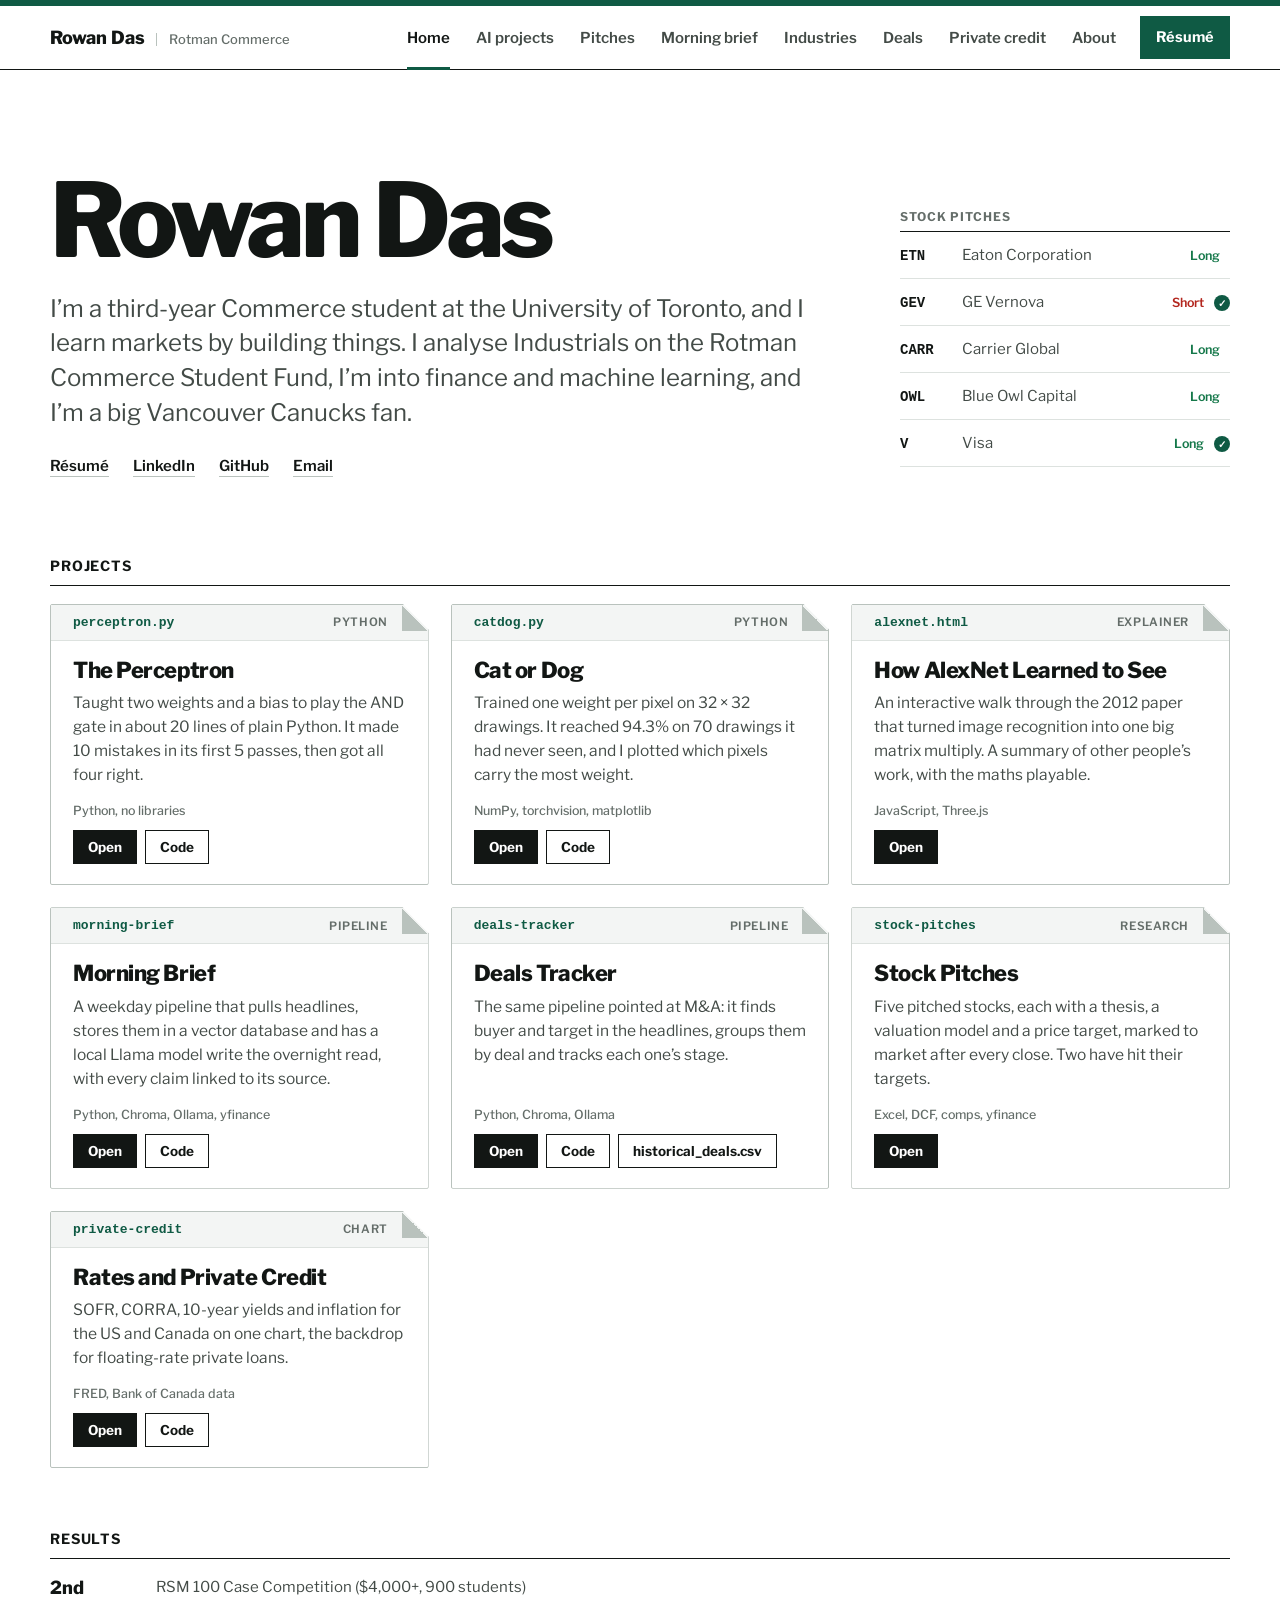
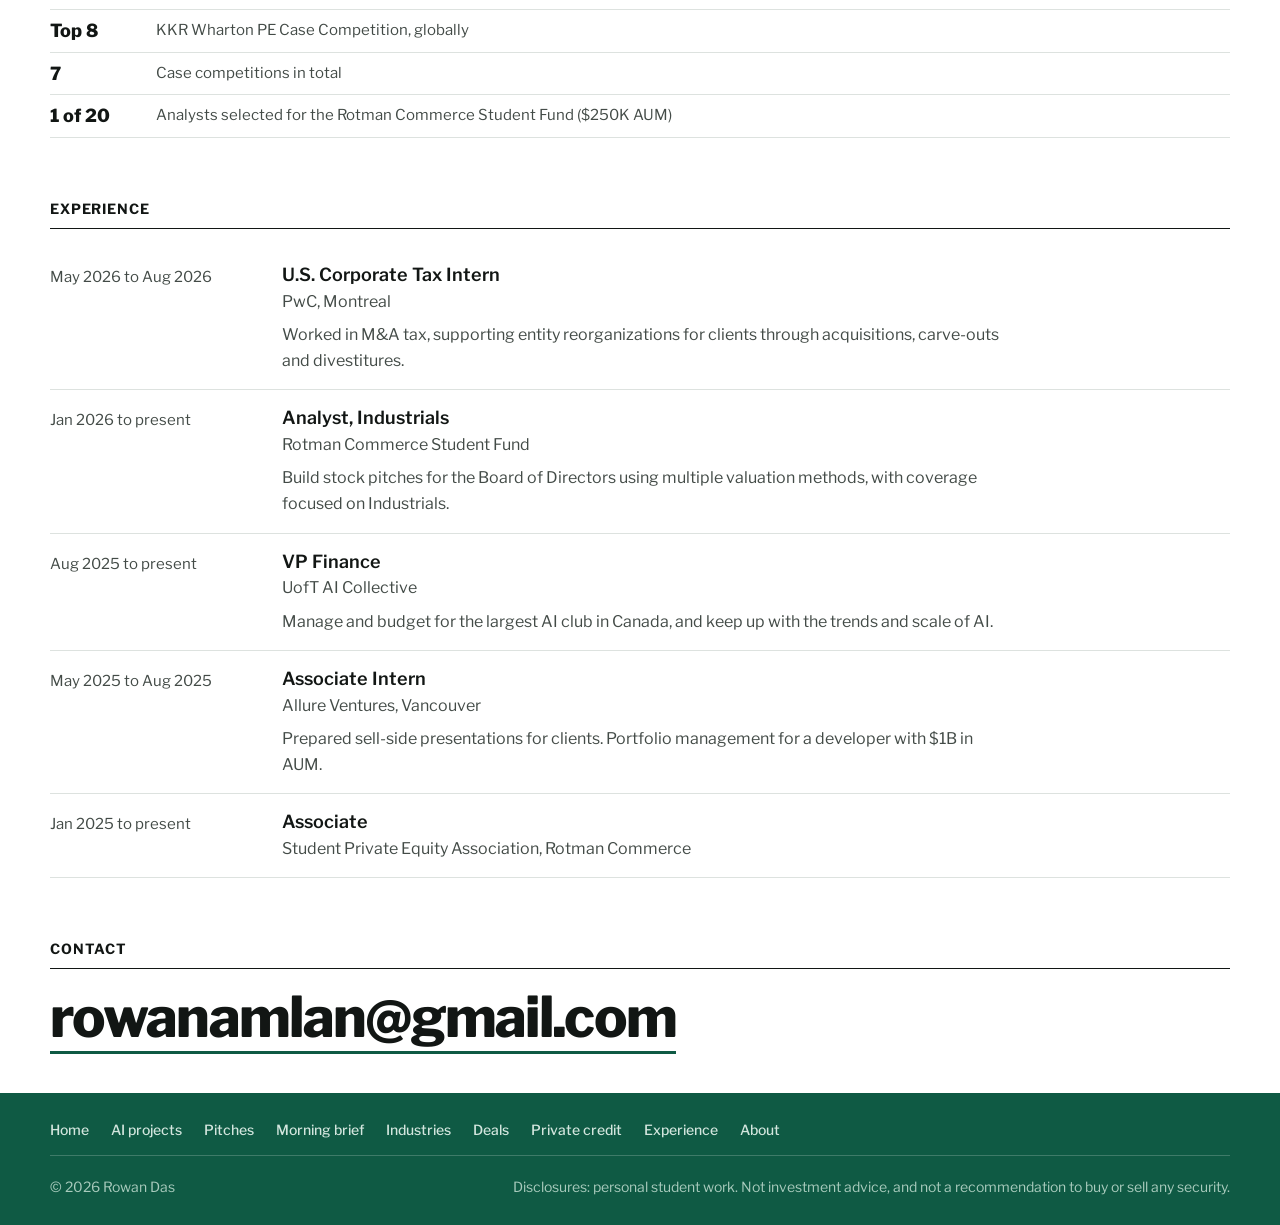
<file: index.html>
<!doctype html>
<html lang="en">
<head>
<meta charset="utf-8">
<meta name="viewport" content="width=device-width, initial-scale=1">
<title>Rowan Das</title>
<meta name="description" content="Rowan Das, Commerce student at the University of Toronto. Stock pitches, market tools and experience.">
<meta property="og:title" content="Rowan Das">
<meta property="og:description" content="Stock pitches, market tools and experience.">
<meta property="og:type" content="website">
<link rel="preconnect" href="https://fonts.googleapis.com">
<link rel="preconnect" href="https://fonts.gstatic.com" crossorigin>
<link href="https://fonts.googleapis.com/css2?family=Libre+Franklin:wght@400;500;600;700;800&display=swap" rel="stylesheet">
<link rel="icon" href="favicon.svg" type="image/svg+xml">
<link rel="icon" href="favicon.ico" sizes="any">
<link rel="apple-touch-icon" href="apple-touch-icon.png">
<link rel="stylesheet" href="styles.css">
</head>
<body>

<header class="site">
  <div class="wrap bar">
    <a class="mark" href="#top">Rowan Das<span class="mark-sub">Rotman Commerce</span></a>
    <nav aria-label="Main">
      <a href="#top" aria-current="page">Home</a>
      <a href="ai-news.html">AI projects</a>
      <a href="pitches.html">Pitches</a>
      <a href="brief.html"><span class="nfull">Morning brief</span><span class="nshort" aria-hidden="true">Brief</span></a>
      <a href="industries.html">Industries</a>
      <a href="deals.html">Deals</a>
      <a href="privatecredit.html">Private credit</a>
      <a href="#about">About</a>
    </nav>
    <a class="cta" href="resume.pdf" data-resume>Résumé</a>
  </div>
</header>

<main id="top" class="home">

  <section class="h-hero wrap">
    <div class="h-id">
      <h1>Rowan Das</h1>
    <p class="h-lede">I&rsquo;m a third-year Commerce student at the University of Toronto, and I learn markets by building things. I analyse Industrials on the Rotman Commerce Student Fund, I&rsquo;m into finance and machine learning, and I&rsquo;m a big Vancouver Canucks fan.</p>
    <p class="h-links" id="hLinks"></p>
  
    </div>
    <aside class="h-pitches" aria-label="Stock pitches">
      <p class="h-pl">Stock pitches</p>
      <ul id="hPitches"></ul>
    </aside>
  </section>

  <section class="h-sec wrap" id="projects">
    <div class="h-head"><h2>Projects</h2></div>
    <div class="files">
      <article class="file">
        <header class="file-top"><span class="file-name">perceptron.py</span><span class="file-kind">Python</span></header>
        <h3>The Perceptron</h3>
        <p>Taught two weights and a bias to play the AND gate in about 20 lines of plain Python. It made 10 mistakes in its first 5 passes, then got all four right.</p>
        <p class="file-tools">Python, no libraries</p>
        <p class="file-links"><a class="a1" href="ai-news.html#perceptron">Open</a><a class="a2" href="https://github.com/Amlan-Das/rowan-site/blob/main/ai/perceptron/perceptron.py" target="_blank" rel="noopener">Code</a></p>
      </article>
<article class="file">
        <header class="file-top"><span class="file-name">catdog.py</span><span class="file-kind">Python</span></header>
        <h3>Cat or Dog</h3>
        <p>Trained one weight per pixel on 32 &times; 32 drawings. It reached 94.3% on 70 drawings it had never seen, and I plotted which pixels carry the most weight.</p>
        <p class="file-tools">NumPy, torchvision, matplotlib</p>
        <p class="file-links"><a class="a1" href="ai-news.html#catdog">Open</a><a class="a2" href="https://github.com/Amlan-Das/rowan-site/blob/main/ai/catdog/catdog.py" target="_blank" rel="noopener">Code</a></p>
      </article>
<article class="file">
        <header class="file-top"><span class="file-name">alexnet.html</span><span class="file-kind">Explainer</span></header>
        <h3>How AlexNet Learned to See</h3>
        <p>An interactive walk through the 2012 paper that turned image recognition into one big matrix multiply. A summary of other people&rsquo;s work, with the maths playable.</p>
        <p class="file-tools">JavaScript, Three.js</p>
        <p class="file-links"><a class="a1" href="alexnet.html">Open</a></p>
      </article>
<article class="file">
        <header class="file-top"><span class="file-name">morning-brief</span><span class="file-kind">Pipeline</span></header>
        <h3>Morning Brief</h3>
        <p>A weekday pipeline that pulls headlines, stores them in a vector database and has a local Llama model write the overnight read, with every claim linked to its source.</p>
        <p class="file-tools">Python, Chroma, Ollama, yfinance</p>
        <p class="file-links"><a class="a1" href="brief.html">Open</a><a class="a2" href="https://github.com/Amlan-Das/rowan-site/tree/main/brief" target="_blank" rel="noopener">Code</a></p>
      </article>
<article class="file">
        <header class="file-top"><span class="file-name">deals-tracker</span><span class="file-kind">Pipeline</span></header>
        <h3>Deals Tracker</h3>
        <p>The same pipeline pointed at M&amp;A: it finds buyer and target in the headlines, groups them by deal and tracks each one&rsquo;s stage.</p>
        <p class="file-tools">Python, Chroma, Ollama</p>
        <p class="file-links"><a class="a1" href="deals.html">Open</a><a class="a2" href="https://github.com/Amlan-Das/rowan-site/tree/main/deals" target="_blank" rel="noopener">Code</a><a class="a2" href="historical_deals.csv" download>historical_deals.csv</a></p>
      </article>
<article class="file">
        <header class="file-top"><span class="file-name">stock-pitches</span><span class="file-kind">Research</span></header>
        <h3>Stock Pitches</h3>
        <p>Five pitched stocks, each with a thesis, a valuation model and a price target, marked to market after every close. Two have hit their targets.</p>
        <p class="file-tools">Excel, DCF, comps, yfinance</p>
        <p class="file-links"><a class="a1" href="pitches.html">Open</a></p>
      </article>
<article class="file">
        <header class="file-top"><span class="file-name">private-credit</span><span class="file-kind">Chart</span></header>
        <h3>Rates and Private Credit</h3>
        <p>SOFR, CORRA, 10-year yields and inflation for the US and Canada on one chart, the backdrop for floating-rate private loans.</p>
        <p class="file-tools">FRED, Bank of Canada data</p>
        <p class="file-links"><a class="a1" href="privatecredit.html">Open</a><a class="a2" href="https://github.com/Amlan-Das/rowan-site/blob/main/scripts/rates.py" target="_blank" rel="noopener">Code</a></p>
      </article>
    </div>
  </section>

  <section class="h-sec wrap" id="about">
    <div class="h-head"><h2>Results</h2></div>
    <ul class="h-wins">
      <li><b>2nd</b><span>RSM 100 Case Competition ($4,000+, 900 students)</span></li>
      <li><b>Top 8</b><span>KKR Wharton PE Case Competition, globally</span></li>
      <li><b>7</b><span>Case competitions in total</span></li>
      <li><b>1 of 20</b><span>Analysts selected for the Rotman Commerce Student Fund ($250K AUM)</span></li>
    </ul>
  </section>

  <section class="h-sec wrap" id="experience">
    <div class="h-head"><h2>Experience</h2></div>
    <div class="rows">
      <article class="erow">
        <p class="when">May 2026 to Aug 2026</p>
        <div>
          <h3>U.S. Corporate Tax Intern</h3>
          <p class="org">PwC, Montreal</p>
          <ul>
            <li>Worked in M&amp;A tax, supporting entity reorganizations for clients through acquisitions, carve-outs and divestitures.</li>
          </ul>
        </div>
      </article>
<article class="erow">
        <p class="when">Jan 2026 to present</p>
        <div>
          <h3>Analyst, Industrials</h3>
          <p class="org">Rotman Commerce Student Fund</p>
          <ul>
            <li>Build stock pitches for the Board of Directors using multiple valuation methods, with coverage focused on Industrials.</li>
          </ul>
        </div>
      </article>
<article class="erow">
        <p class="when">Aug 2025 to present</p>
        <div>
          <h3>VP Finance</h3>
          <p class="org">UofT AI Collective</p>
          <ul>
            <li>Manage and budget for the largest AI club in Canada, and keep up with the trends and scale of AI.</li>
          </ul>
        </div>
      </article>
<article class="erow">
        <p class="when">May 2025 to Aug 2025</p>
        <div>
          <h3>Associate Intern</h3>
          <p class="org">Allure Ventures, Vancouver</p>
          <ul>
            <li>Prepared sell-side presentations for clients. Portfolio management for a developer with $1B in AUM.</li>
          </ul>
        </div>
      </article>
<article class="erow">
        <p class="when">Jan 2025 to present</p>
        <div>
          <h3>Associate</h3>
          <p class="org">Student Private Equity Association, Rotman Commerce</p>
        </div>
      </article>
    </div>
  </section>

  <section class="h-sec h-contact wrap" id="contact">
    <div class="h-head"><h2>Contact</h2></div>
    <p class="h-mail"><a id="mailBig" href="mailto:rowanamlan@gmail.com">rowanamlan@gmail.com</a></p>
  </section>

</main>

<footer class="dark">
  <div class="wrap">
    <div class="fnav">
      <nav aria-label="Site">
        <a href="index.html">Home</a>
        <a href="ai-news.html">AI projects</a>
        <a href="pitches.html">Pitches</a>
        <a href="brief.html">Morning brief</a>
        <a href="industries.html">Industries</a>
        <a href="deals.html">Deals</a>
        <a href="privatecredit.html">Private credit</a>
        <a href="#experience">Experience</a>
        <a href="#about">About</a>
      </nav>
    </div>
    <div class="foot">
      <p>&copy; 2026 Rowan Das</p>
      <p>Disclosures: personal student work. Not investment advice, and not a recommendation to buy or sell any security.</p>
    </div>
  </div>
</footer>


<script src="data.js"></script>
<script src="common.js"></script>
<script>
const $ = (id) => document.getElementById(id);
(function () {
  const ext = (href, label) => '<a href="' + esc(href) + '" target="_blank" rel="noopener">' + label + "</a>";
  $("hLinks").innerHTML = '<a href="' + esc(RESUME) + '" data-resume>R\u00e9sum\u00e9</a>' + ext(CONTACT.linkedin, "LinkedIn") + ext(CONTACT.github, "GitHub") + '<a href="mailto:' + esc(CONTACT.email) + '">Email</a>';
  const hit = {};
  fetch("pitch-prices.json").then((r) => r.json()).then((d) => { Object.keys(d.prices || {}).forEach((t) => { hit[t] = !!(d.prices[t].closest && d.prices[t].closest.hit); }); }).catch(() => {}).then(() => {
    $("hPitches").innerHTML = PITCHES.slice().sort((a, b) => String(b.date).localeCompare(String(a.date))).map((p) =>
      '<li><a href="pitches.html#' + esc(p.ticker) + '"><b>' + esc(p.ticker) + "</b><span>" + esc((p.company || p.ticker).replace(/ (Inc\.?|plc|Corporation|Corp\.?)$/i, "")) + '</span><em class="' + (/short/i.test(p.direction || "") ? "short" : "long") + '">' + esc(p.direction || "") + "</em>" + (hit[p.ticker] ? '<i title="Target hit">\u2713</i>' : "") + "</a></li>").join("");
  });
  $("mailBig").href = "mailto:" + CONTACT.email; $("mailBig").textContent = CONTACT.email;
})();
</script>
</body>
</html>
</file>
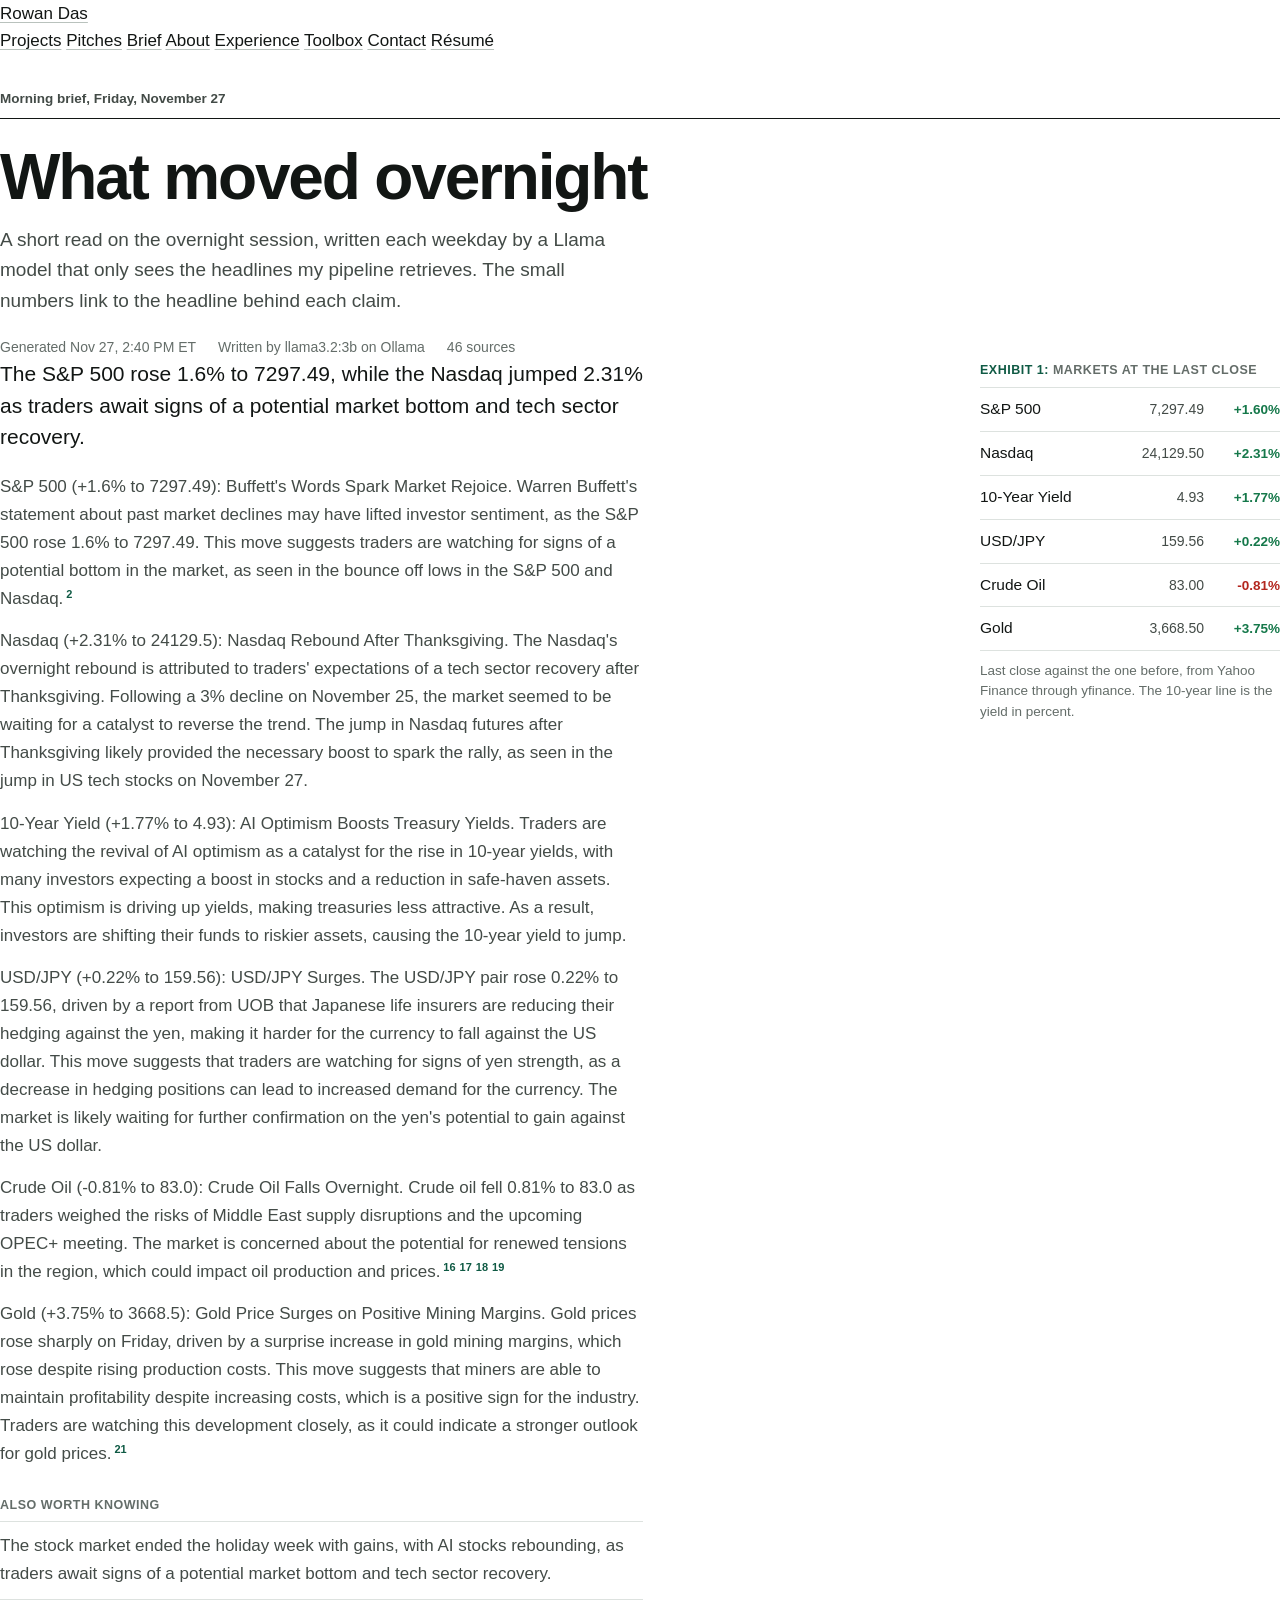
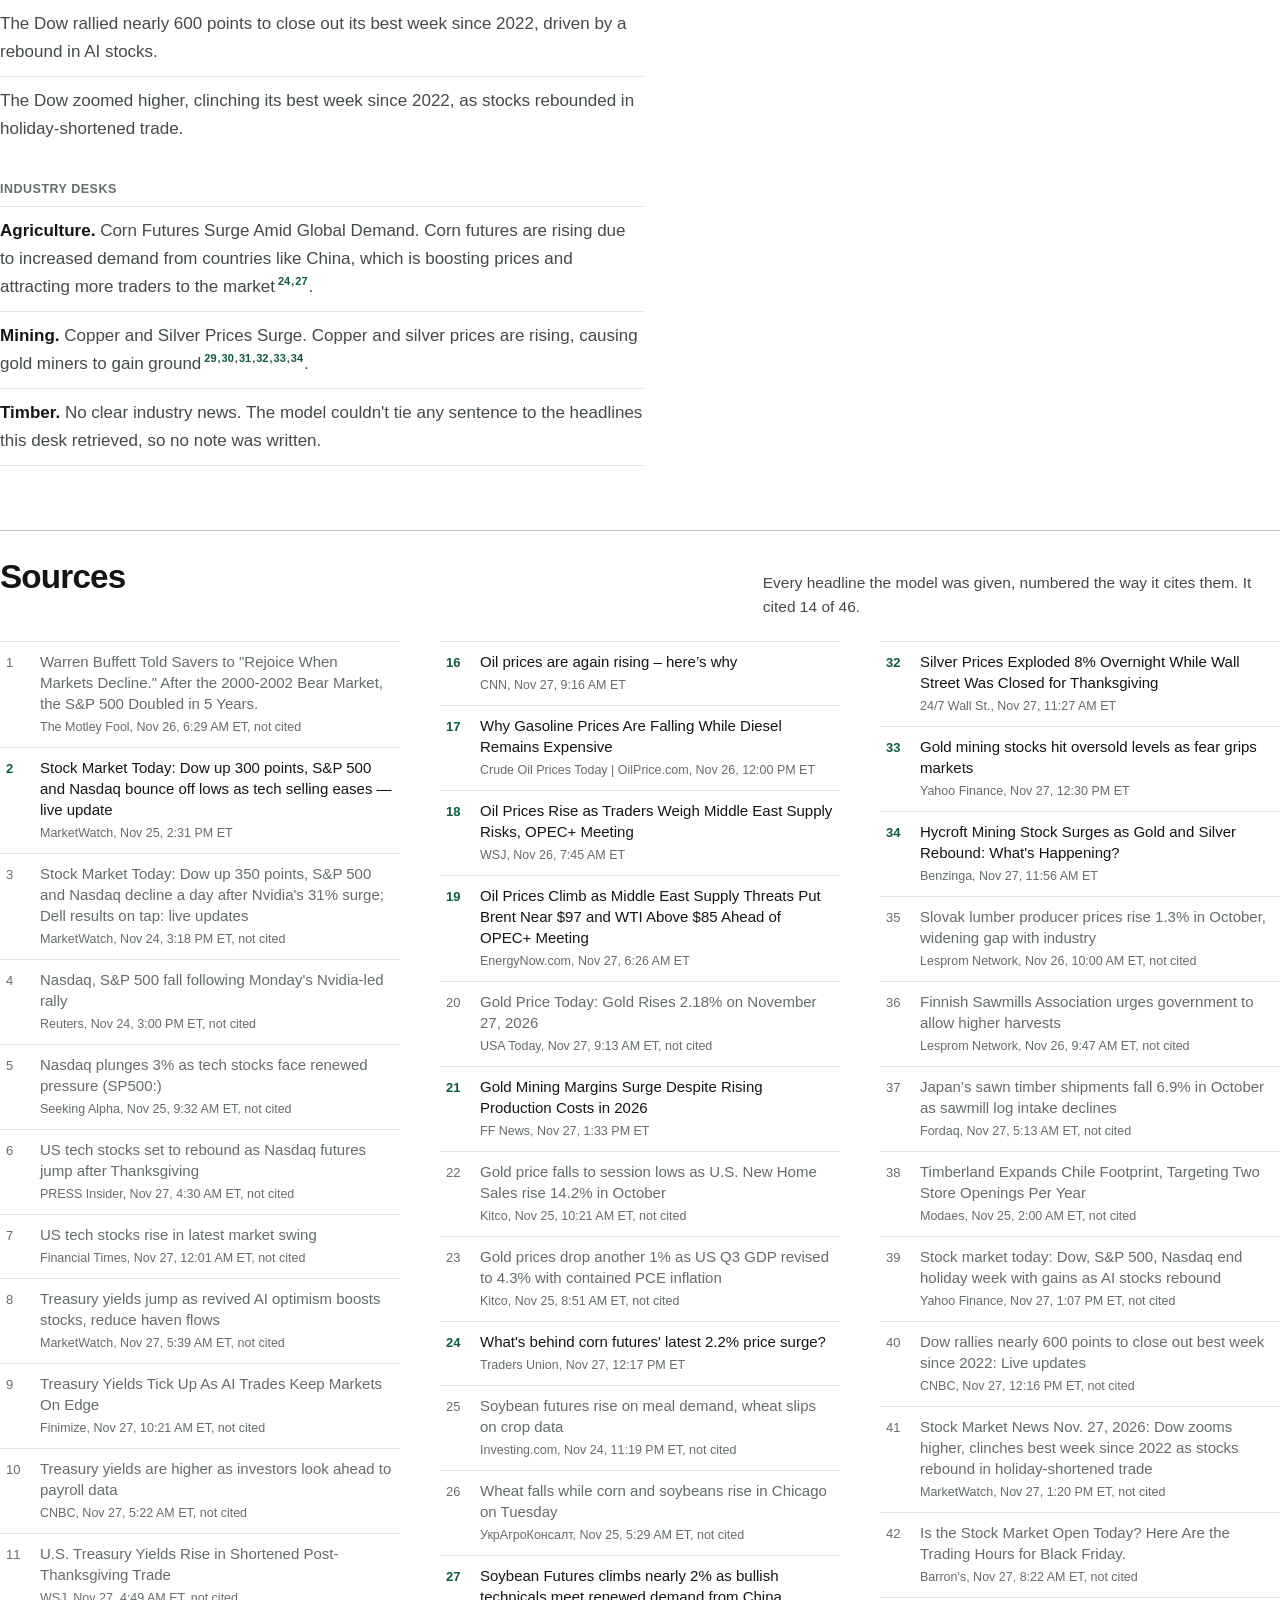
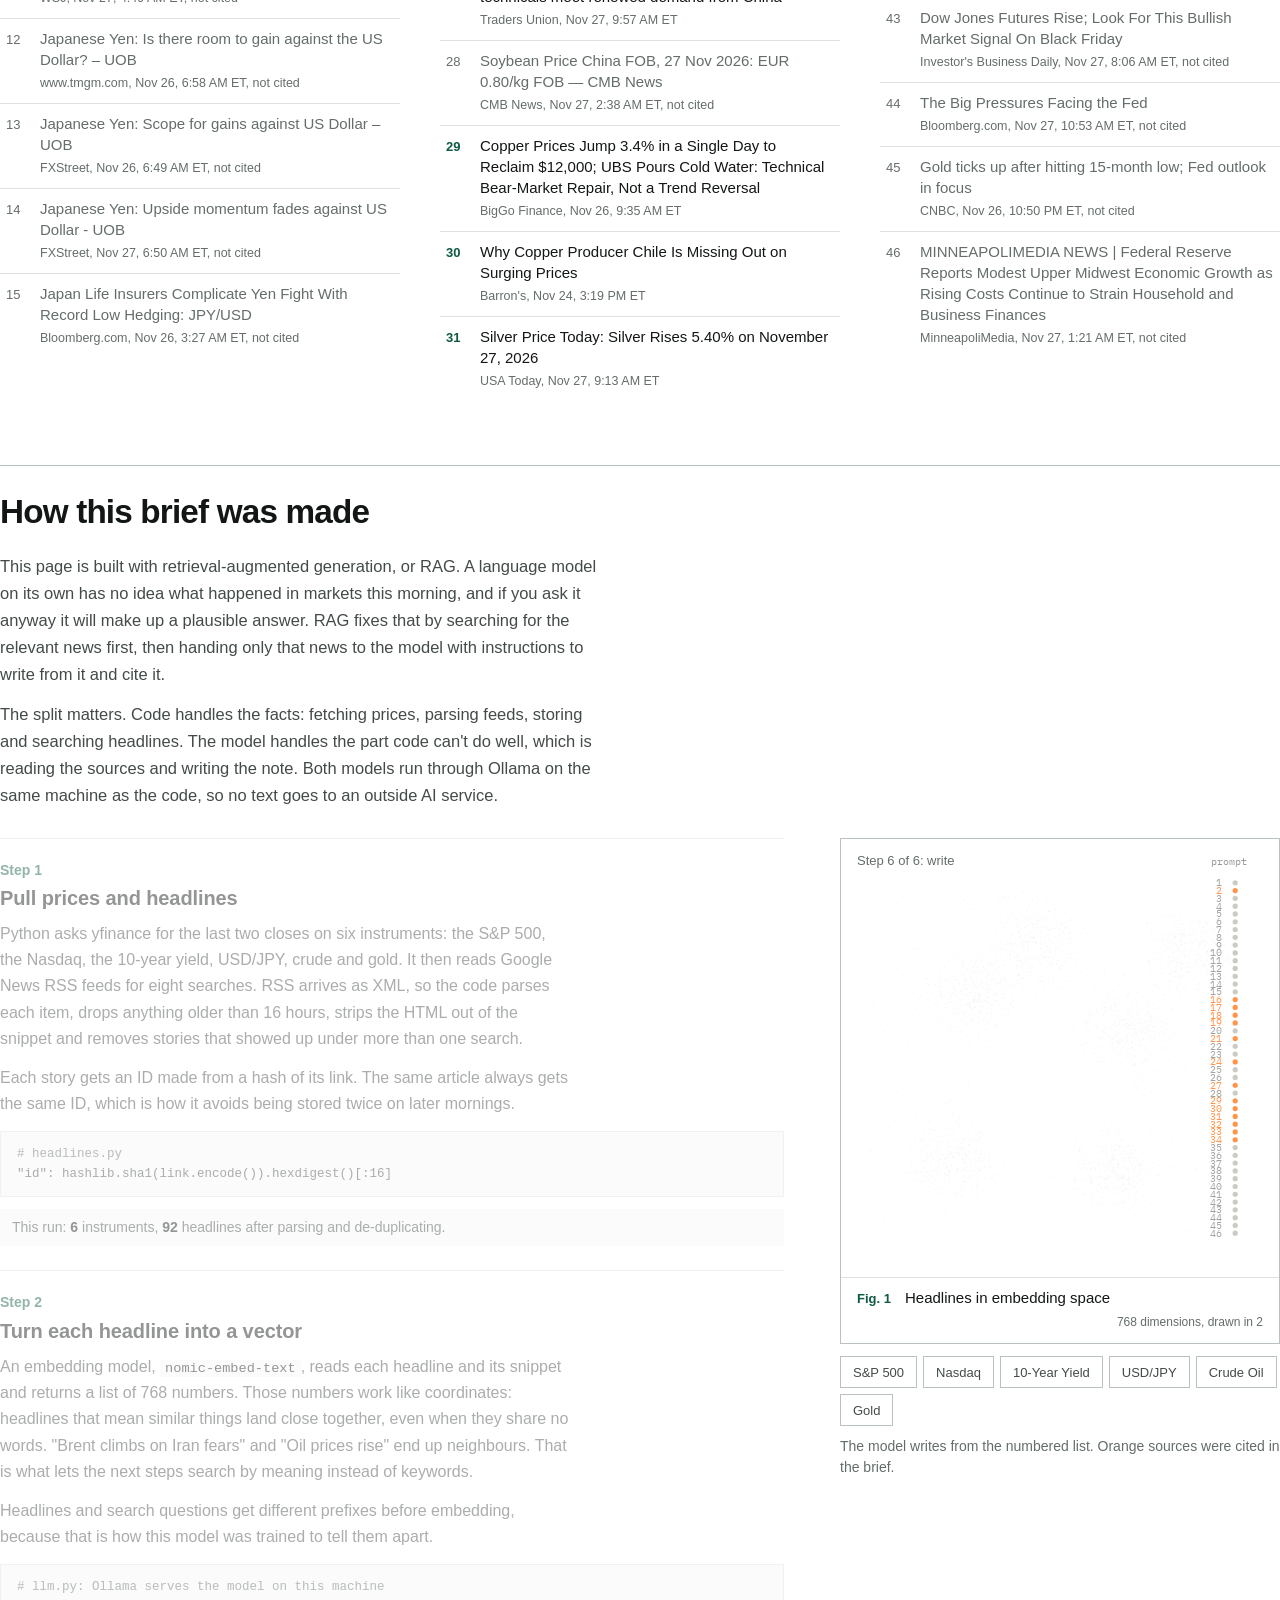
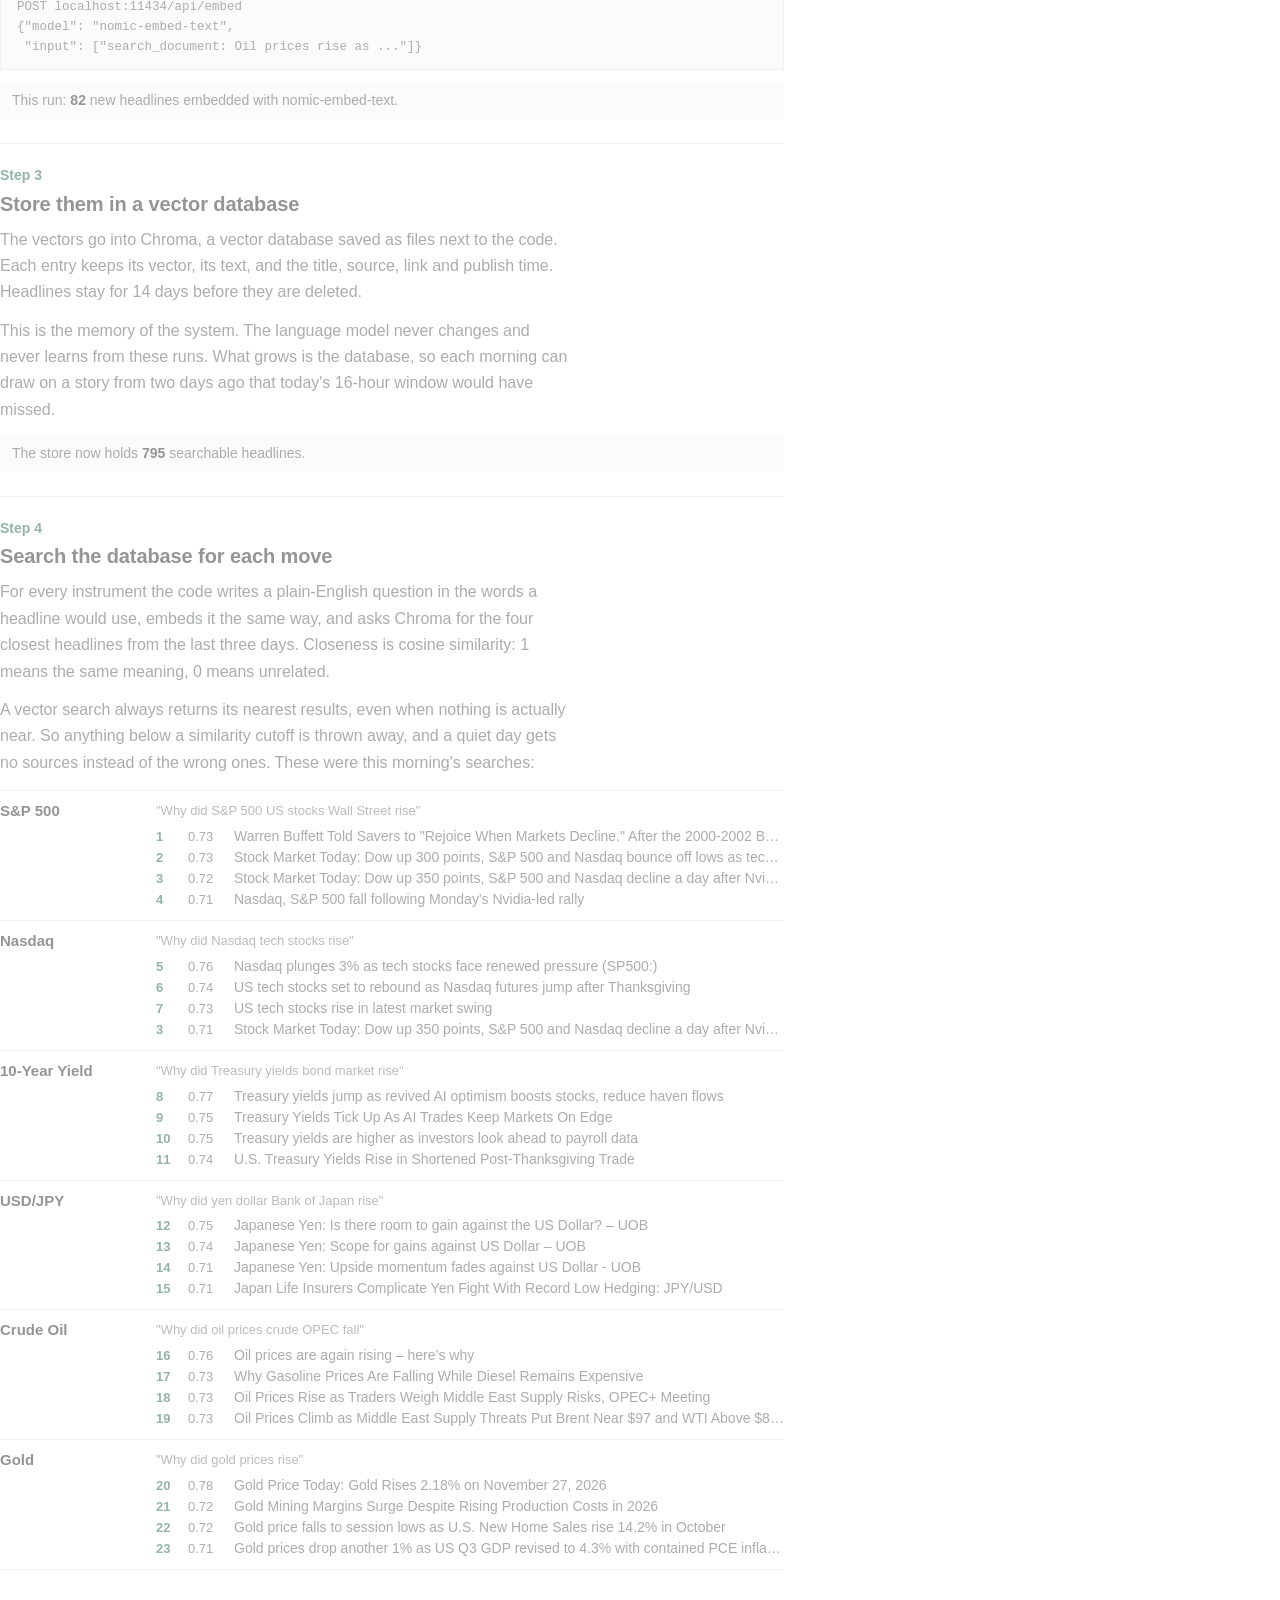
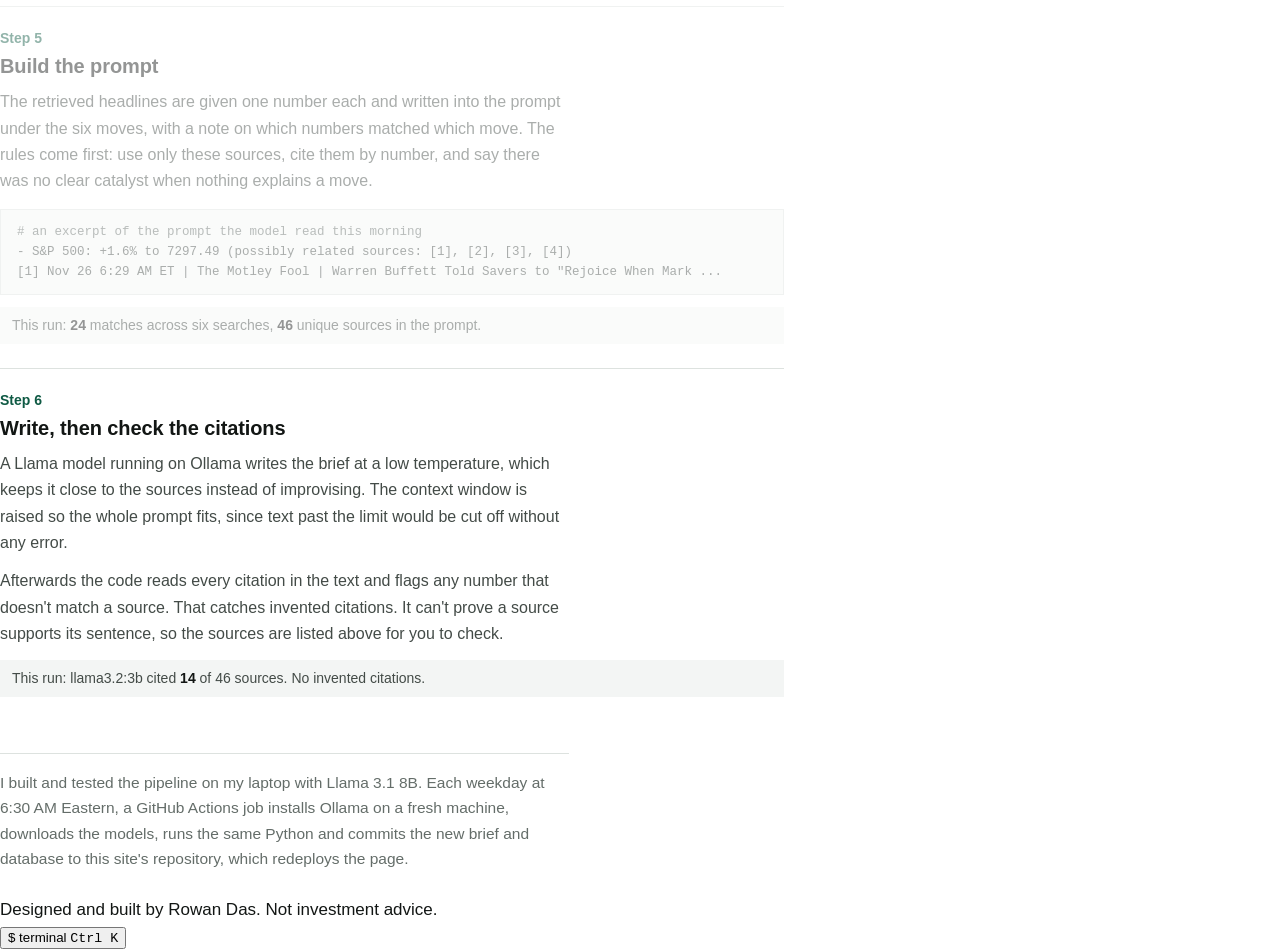
<file: brief (1).html>
<!doctype html>
<html lang="en">
<head>
<meta charset="utf-8">
<meta name="viewport" content="width=device-width, initial-scale=1">
<title>Rowan Das — Morning brief</title>
<meta name="description" content="A morning market brief written by a local Llama model from retrieved headlines, with every source and every step of the RAG pipeline shown.">
<link rel="preconnect" href="https://fonts.googleapis.com">
<link rel="preconnect" href="https://fonts.gstatic.com" crossorigin>
<link href="https://fonts.googleapis.com/css2?family=Archivo:wdth,wght@62..125,400..900&family=IBM+Plex+Mono:wght@400;500&family=IBM+Plex+Sans:wght@400;500;600&family=Newsreader:ital,opsz,wght@0,6..72,400..600;1,6..72,400&display=swap" rel="stylesheet">
<link rel="stylesheet" href="styles.css">
</head>
<body>

<div class="tapewrap mono" aria-label="Background ticker"><div class="tape" id="tape"></div></div>

<header class="pad mono">
  <a href="index.html">Rowan Das</a>
  <nav aria-label="Main">
    <a href="index.html#projects">Projects</a>
    <a href="pitches.html" class="wide">Pitches</a>
    <a href="brief.html" class="wide" aria-current="page">Brief</a>
    <a href="index.html#about" class="wide">About</a>
    <a href="index.html#experience" class="wide">Experience</a>
    <a href="index.html#toolbox" class="wide">Toolbox</a>
    <a href="index.html#contact" class="wide">Contact</a>
    <a href="resume.pdf" class="resume" data-resume>Résumé</a>
  </nav>
</header>

<main class="pad">
<article class="ed">
  <a href="index.html" class="backlink mono">&larr; Back to the main page</a>

  <div class="ed-mast">
    <p class="ed-kicker" id="edDate">Morning brief</p>
    <h1 class="ed-h1">What moved overnight</h1>
    <p class="ed-dek">A short read on the overnight session, written each weekday by a Llama model that only sees the headlines my pipeline retrieves. The small numbers link to the headline behind each claim.</p>
    <p class="ed-byline" id="edByline"><span>Loading this morning's brief</span></p>
  </div>

  <div class="ed-top">
    <div class="ed-body" id="edBody"></div>
    <aside class="ed-markets" aria-label="Markets">
      <p class="ed-label">Markets at the last close</p>
      <table><tbody id="edMarkets"></tbody></table>
      <p class="ed-note">Last close against the one before, from Yahoo Finance through yfinance. The 10-year line is the yield in percent.</p>
    </aside>
  </div>

  <section class="ed-sec" id="sources" aria-labelledby="srcTitle">
    <div class="ed-sechead">
      <h2 class="ed-h2" id="srcTitle">Sources</h2>
      <p id="srcNote">Every headline the model was given, numbered the way it cites them.</p>
    </div>
    <ol class="ed-srclist" id="edSources"></ol>
  </section>

  <section class="ed-sec" id="how" aria-labelledby="howTitle">
    <div class="ed-sechead"><h2 class="ed-h2" id="howTitle">How this brief was made</h2></div>

    <p class="ed-intro">This page is built with retrieval-augmented generation, or RAG. A language model on its own has no idea what happened in markets this morning, and if you ask it anyway it will make up a plausible answer. RAG fixes that by searching for the relevant news first, then handing only that news to the model with instructions to write from it and cite it.</p>
    <p class="ed-intro">The split matters. Code handles the facts: fetching prices, parsing feeds, storing and searching headlines. The model handles the part code can't do well, which is reading the sources and writing the note. Both models run through Ollama on the same machine as the code, so no text goes to an outside AI service.</p>

    <div class="ed-howgrid">
      <ol class="ed-steps" id="edSteps">
        <li class="ed-step" data-step="1">
          <p class="snum">Step 1</p>
          <h3>Pull prices and headlines</h3>
          <p>Python asks yfinance for the last two closes on six instruments: the S&amp;P 500, the Nasdaq, the 10-year yield, USD/JPY, crude and gold. It then reads Google News RSS feeds for eight searches. RSS arrives as XML, so the code parses each item, drops anything older than 16 hours, strips the HTML out of the snippet and removes stories that showed up under more than one search.</p>
          <p>Each story gets an ID made from a hash of its link. The same article always gets the same ID, which is how it avoids being stored twice on later mornings.</p>
          <div class="ed-code"><span class="c"># headlines.py</span>
"id": hashlib.sha1(link.encode()).hexdigest()[:16]</div>
          <p class="ed-run" id="run1"></p>
        </li>

        <li class="ed-step" data-step="2">
          <p class="snum">Step 2</p>
          <h3>Turn each headline into a vector</h3>
          <p>An embedding model, <code>nomic-embed-text</code>, reads each headline and its snippet and returns a list of 768 numbers. Those numbers work like coordinates: headlines that mean similar things land close together, even when they share no words. "Brent climbs on Iran fears" and "Oil prices rise" end up neighbours. That is what lets the next steps search by meaning instead of keywords.</p>
          <p>Headlines and search questions get different prefixes before embedding, because that is how this model was trained to tell them apart.</p>
          <div class="ed-code"><span class="c"># llm.py: Ollama serves the model on this machine</span>
POST localhost:11434/api/embed
{"model": "nomic-embed-text",
 "input": ["search_document: Oil prices rise as ..."]}</div>
          <p class="ed-run" id="run2"></p>
        </li>

        <li class="ed-step" data-step="3">
          <p class="snum">Step 3</p>
          <h3>Store them in a vector database</h3>
          <p>The vectors go into Chroma, a vector database saved as files next to the code. Each entry keeps its vector, its text, and the title, source, link and publish time. Headlines stay for 14 days before they are deleted.</p>
          <p>This is the memory of the system. The language model never changes and never learns from these runs. What grows is the database, so each morning can draw on a story from two days ago that today's 16-hour window would have missed.</p>
          <p class="ed-run" id="run3"></p>
        </li>

        <li class="ed-step" data-step="4">
          <p class="snum">Step 4</p>
          <h3>Search the database for each move</h3>
          <p>For every instrument the code writes a plain-English question in the words a headline would use, embeds it the same way, and asks Chroma for the four closest headlines from the last three days. Closeness is cosine similarity: 1 means the same meaning, 0 means unrelated.</p>
          <p>A vector search always returns its nearest results, even when nothing is actually near. So anything below a similarity cutoff is thrown away, and a quiet day gets no sources instead of the wrong ones. These were this morning's searches:</p>
          <div class="ed-rtab" id="edRetrieval"></div>
        </li>

        <li class="ed-step" data-step="5">
          <p class="snum">Step 5</p>
          <h3>Build the prompt</h3>
          <p>The retrieved headlines are given one number each and written into the prompt under the six moves, with a note on which numbers matched which move. The rules come first: use only these sources, cite them by number, and say there was no clear catalyst when nothing explains a move.</p>
          <div class="ed-code" id="code5"><span class="c"># an excerpt of the prompt the model reads</span>
- Crude Oil: +4.09% to 95.93 (possibly related sources: [17], [18])
[17] Sep 24 10:12 PM ET | CNBC | Oil prices rise as investors seek ...</div>
          <p class="ed-run" id="run5"></p>
        </li>

        <li class="ed-step" data-step="6">
          <p class="snum">Step 6</p>
          <h3>Write, then check the citations</h3>
          <p>A Llama model running on Ollama writes the brief at a low temperature, which keeps it close to the sources instead of improvising. The context window is raised so the whole prompt fits, since text past the limit would be cut off without any error.</p>
          <p>Afterwards the code reads every citation in the text and flags any number that doesn't match a source. That catches invented citations. It can't prove a source supports its sentence, so the sources are listed above for you to check.</p>
          <p class="ed-run" id="run6"></p>
        </li>
      </ol>

      <figure class="ed-fig" aria-label="Figure: headlines in embedding space">
        <div class="fig-frame">
          <span class="cn tl"></span><span class="cn tr"></span><span class="cn bl"></span><span class="cn br"></span>
          <div class="fig-top"><span id="figState">Step 1 of 6: raw text</span><button type="button" id="figNext">Next search &#9656;</button></div>
          <canvas id="figCanvas" role="img" aria-label="Dots representing headlines move from lines of text into topic clusters, then a search lights up the nearest ones."></canvas>
          <div class="fig-cap"><span class="fn">Fig. 1</span><span class="ft">Headlines in embedding space</span><span class="fs">768 dimensions, drawn in 2</span></div>
        </div>
        <div class="fig-moves" id="figMoves" role="group" aria-label="Run a search for one move"></div>
        <p class="fig-note" id="figNote" aria-live="polite">Each dot is a headline. Scroll through the steps to watch them get embedded, stored and searched.</p>
      </figure>
    </div>

    <p class="ed-where" id="edWhere">I built and tested the pipeline on my laptop with Llama 3.1 8B. Each weekday at 6:30 AM Eastern, a GitHub Actions job installs Ollama on a fresh machine, downloads the models, runs the same Python and commits the new brief and database to this site's repository, which redeploys the page.</p>
  </section>
</article>
</main>

<footer class="pad mono">Designed and built by Rowan Das. Not investment advice.</footer>

<button class="termfab mono" id="termOpen" type="button" aria-haspopup="dialog" aria-controls="term">$ terminal <kbd>Ctrl K</kbd></button>
<div class="term mono" id="term" role="dialog" aria-label="Terminal" hidden>
  <div class="termbar"><span>rowan@desk</span><button type="button" id="termClose" aria-label="Close terminal">✕</button></div>
  <div class="termout" id="termOut" aria-live="polite"></div>
  <form class="termin" id="termForm"><label for="termIn">$</label><input id="termIn" type="text" autocomplete="off" autocapitalize="off" spellcheck="false" aria-label="Type a command"></form>
</div>

<script src="data.js"></script>
<script src="common.js"></script>
<script>
// Everything below reads brief.json, which the Python pipeline in brief/ writes each morning.
(function () {
  const $ = (id) => document.getElementById(id);
  const etTime = (iso, withDate) => {
    const d = new Date(iso);
    if (isNaN(d)) return "";
    const o = { timeZone: "America/New_York", hour: "numeric", minute: "2-digit" };
    if (withDate) { o.month = "short"; o.day = "numeric"; }
    return d.toLocaleString("en-US", o) + " ET";
  };
  const fmt = (v) => typeof v === "number" ? v.toLocaleString("en-US", { minimumFractionDigits: 2, maximumFractionDigits: 2 }) : "-";

  // [3] or [2, 5] in the model's text become superscript links to the source list
  const cites = (text) => esc(text).replace(/\s*\[(\d+(?:\s*,\s*\d+)*)\]/g, (_, g) =>
    '<sup class="ed-cite">' + g.split(",").map((n) => {
      n = n.trim();
      return '<a href="#s' + n + '" data-n="' + n + '" aria-label="Source ' + n + '">' + n + "</a>";
    }).join(",") + "</sup>");

  function renderBody(text) {
    const lines = String(text || "").replace(/\*\*/g, "").split("\n").map((l) => l.trim()).filter(Boolean);
    let html = "", ledeDone = false;
    lines.forEach((l) => {
      if (/^[-•*]\s/.test(l)) {
        l = l.replace(/^[-•*]\s*/, "");
        const m = l.match(/^([^:]{2,24}):\s*(.*)$/);
        html += '<p class="ed-item">' + (m ? "<strong>" + esc(m[1]) + ".</strong> " + cites(m[2]) : cites(l)) + "</p>";
      } else if (/:$/.test(l) && l.length < 60) {
        html += '<p class="ed-label ed-sub">' + esc(l.replace(/:$/, "")) + "</p>";
      } else if (!ledeDone) {
        html += '<p class="ed-lede">' + cites(l) + "</p>"; ledeDone = true;
      } else {
        html += "<p>" + cites(l) + "</p>";
      }
    });
    return html;
  }

  function render(b) {
    const sources = b.sources || [], retrieval = b.retrieval || [], st = b.stats || {};
    const cited = new Set(b.cited || []);
    const byN = {}; sources.forEach((s) => (byN[s.n] = s));

    if (b.date) $("edDate").textContent = "Morning brief, " + b.date;
    $("edByline").innerHTML = "<span>Generated " + etTime(b.generated_at, true) + "</span><span>Written by " + esc(b.model || "a Llama model") + " on Ollama</span><span>" + sources.length + " sources</span>";
    $("edBody").innerHTML = renderBody(b.brief);

    $("edMarkets").innerHTML = Object.entries(b.moves || {}).map(([name, m]) => {
      const up = m.pct >= 0;
      return "<tr><td>" + esc(name) + '</td><td class="num">' + fmt(m.last) + '</td><td class="num chg ' + (up ? "up" : "down") + '">' + (up ? "+" : "") + m.pct.toFixed(2) + "%</td></tr>";
    }).join("");

    $("edSources").innerHTML = sources.map((s) =>
      '<li class="ed-src' + (cited.has(s.n) ? "" : " uncited") + '" id="s' + s.n + '"><span class="n">' + s.n + "</span><span>" +
      '<a href="' + esc(s.link) + '" target="_blank" rel="noopener">' + esc(s.title) + "</a>" +
      '<span class="meta">' + esc(s.source) + ", " + etTime(s.published, true) + (cited.has(s.n) ? "" : ", not cited") + "</span></span></li>"
    ).join("");
    $("srcNote").textContent = "Every headline the model was given, numbered the way it cites them. It cited " + cited.size + " of " + sources.length + ".";

    $("edRetrieval").innerHTML = retrieval.map((r) =>
      '<div class="ed-rrow"><span class="mv">' + esc(r.move) + '</span><div><span class="q">"' + esc(r.query) + '"</span>' +
      (r.hits.length ? r.hits.map((h) => '<div class="ed-hit"><a class="n" href="#s' + h.n + '">' + h.n + '</a><span class="s">' + h.similarity.toFixed(2) + '</span><span class="t">' + esc((byN[h.n] || {}).title || "") + "</span></div>").join("")
        : '<div class="ed-hit"><span></span><span></span><span class="t">Nothing passed the cutoff.</span></div>') + "</div></div>"
    ).join("");

    const hits = retrieval.reduce((a, r) => a + r.hits.length, 0);
    $("run1").innerHTML = "This run: <b>6</b> instruments, <b>" + (st.headlines_fetched ?? "-") + "</b> headlines after parsing and de-duplicating.";
    $("run2").innerHTML = "This run: <b>" + (st.headlines_new ?? "-") + "</b> new headlines embedded with " + esc(b.embed_model || "nomic-embed-text") + ".";
    $("run3").innerHTML = "The store now holds <b>" + (st.index_size ?? "-") + "</b> searchable headlines.";
    $("run5").innerHTML = "This run: <b>" + hits + "</b> matches across six searches, <b>" + sources.length + "</b> unique sources in the prompt.";
    $("run6").innerHTML = "This run: " + esc(b.model || "") + " cited <b>" + cited.size + "</b> of " + sources.length + " sources. " +
      ((b.invalid_citations || []).length ? '<span class="down">Invented citations: ' + b.invalid_citations.join(", ") + ".</span>" : "No invented citations.");

    // Rebuild the prompt excerpt from this run, in the same format final.py uses
    const ex = retrieval.find((r) => r.hits.length);
    if (ex && b.moves && b.moves[ex.move]) {
      const m = b.moves[ex.move], s0 = byN[ex.hits[0].n] || {};
      const trunc = (t) => t.length > 48 ? t.slice(0, 48).trimEnd() + " ..." : t;
      $("code5").innerHTML = '<span class="c"># an excerpt of the prompt the model read this morning</span>\n' +
        esc("- " + ex.move + ": " + (m.pct >= 0 ? "+" : "") + m.pct + "% to " + m.last + " (possibly related sources: " + ex.hits.map((h) => "[" + h.n + "]").join(", ") + ")") + "\n" +
        esc("[" + ex.hits[0].n + "] " + etTime(s0.published, true).replace(",", "") + " | " + (s0.source || "") + " | " + trunc(s0.title || ""));
    }

    initFigure(b);
    initSteps();
  }

  // Hovering a citation highlights its source
  document.addEventListener("mouseover", (e) => {
    const a = e.target.closest(".ed-cite a, .ed-hit .n");
    document.querySelectorAll(".ed-src.lit").forEach((x) => x.classList.remove("lit"));
    if (a) { const s = $("s" + (a.dataset.n || a.textContent)); if (s) s.classList.add("lit"); }
  });

  // ---------- Steps: which one is in the middle of the screen ----------
  let setStep = () => {};
  function initSteps() {
    const list = $("edSteps");
    list.classList.add("js");
    const steps = [...list.querySelectorAll(".ed-step")];
    steps[0].classList.add("on");
    const io = new IntersectionObserver((entries) => {
      entries.forEach((en) => {
        if (!en.isIntersecting) return;
        steps.forEach((s) => s.classList.toggle("on", s === en.target));
        setStep(+en.target.dataset.step);
      });
    }, { rootMargin: "-45% 0px -50% 0px" });
    steps.forEach((s) => io.observe(s));
  }

  // ---------- Fig. 1: headlines in embedding space ----------
  function initFigure(b) {
    const cv = $("figCanvas"), ctx = cv.getContext("2d");
    const retrieval = b.retrieval || [], sources = b.sources || [];
    const cited = new Set(b.cited || []);
    if (!retrieval.length) return;

    // Where each topic sits in the sketch. Related topics sit near each other.
    const POS = { "S&P 500": [.30, .36], "Nasdaq": [.44, .24], "10-Year Yield": [.66, .44], "USD/JPY": [.80, .26], "Crude Oil": [.26, .72], "Gold": [.62, .76] };
    const clusters = retrieval.map((r, i) => {
      const p = POS[r.move] || [.22 + .28 * (i % 3), .3 + .4 * Math.floor(i / 3)];
      return { name: r.move, x: p[0], y: p[1] };
    });

    let seed = 11;
    const rnd = () => (seed = (seed * 16807) % 2147483647) / 2147483647;
    const gauss = () => { let u = 0, v = 0; while (!u) u = rnd(); while (!v) v = rnd(); return Math.sqrt(-2 * Math.log(u)) * Math.cos(2 * Math.PI * v); };
    const clamp = (v) => Math.min(.96, Math.max(.04, v));

    const P = [];
    clusters.forEach((c, ci) => { for (let k = 0; k < 440; k++) P.push({ ci, ex: clamp(c.x + gauss() * .055), ey: clamp(c.y + gauss() * .048) }); });
    for (let k = 0; k < 640; k++) P.push({ ci: -1, ex: .06 + rnd() * .88, ey: .1 + rnd() * .8 });

    // Real headlines from this run sit in the cluster of the first move that retrieved them
    const home = {};
    retrieval.forEach((r, ci) => r.hits.forEach((h) => { if (!(h.n in home)) home[h.n] = ci; }));
    const byN = {};
    sources.forEach((s, i) => {
      const c = clusters[home[s.n]];
      const d = { n: s.n, head: true, ci: c ? home[s.n] : -1, ex: clamp(c ? c.x + gauss() * .05 : .48 + gauss() * .07), ey: clamp(c ? c.y + gauss() * .045 : .56 + gauss() * .05), col: i };
      byN[s.n] = d; P.push(d);
    });

    // Step 1 layout: every dot sits in lines of "text", like a raw feed
    const slots = [];
    for (let y = .12; y < .9 && slots.length < P.length * 1.4; y += .026) {
      let x = .07;
      while (x < .93) { const w = 3 + Math.floor(rnd() * 8); for (let k = 0; k < w && x < .93; k++, x += .0072) slots.push([x, y]); x += .0144; }
    }
    for (let i = slots.length - 1; i > 0; i--) { const j = Math.floor(rnd() * (i + 1)); [slots[i], slots[j]] = [slots[j], slots[i]]; }
    P.forEach((p, i) => { const s = slots[i % slots.length]; p.rx = s[0]; p.ry = s[1]; p.x = p.rx; p.y = p.ry; });

    const reduce = window.matchMedia("(prefers-reduced-motion: reduce)").matches;
    const LABELS = ["", "raw text", "embed", "store", "search", "prompt", "write"];
    let step = 1, q = 0, manual = false, visible = false, auto = null, W = 0;

    const moveBtns = $("figMoves");
    moveBtns.innerHTML = retrieval.map((r, i) => '<button type="button" data-i="' + i + '" aria-pressed="false">' + esc(r.move) + "</button>").join("");
    const mode = () => (manual ? 4 : step);

    function describe() {
      const m = mode();
      $("figState").textContent = "Step " + m + " of 6: " + LABELS[m];
      $("figNext").hidden = m !== 4;
      moveBtns.querySelectorAll("button").forEach((btn, i) => btn.setAttribute("aria-pressed", String(m === 4 && i === q)));
      const note = {
        1: "Each dot is a headline, still just text from the feed. Scroll on to watch it become a vector.",
        2: "The embedding model moves every headline to a point in space. Similar stories pull together.",
        3: "Stored in Chroma, the headlines form clusters by topic. Stocks and tech sit together; yields sit near the dollar.",
        5: "Only the retrieved headlines leave the database. They line up, numbered, in the prompt.",
        6: "The model writes from the numbered list. Orange sources were cited in the brief."
      }[m];
      if (m === 4) {
        const r = retrieval[q];
        $("figNote").textContent = 'Search: "' + r.query + '". ' + (r.hits.length ? "The " + r.hits.length + " nearest headlines light up, scores " + r.hits.map((h) => h.similarity.toFixed(2)).join(", ") + "." : "Nothing was close enough to pass the cutoff.");
      } else $("figNote").textContent = note;
    }

    function cycle() {
      clearInterval(auto);
      if (mode() === 4 && !manual && !reduce) auto = setInterval(() => { q = (q + 1) % retrieval.length; describe(); }, 3600);
    }
    setStep = (s) => { step = s; manual = false; describe(); cycle(); kick(); };
    const pick = (i) => { q = i; manual = step !== 4; describe(); clearInterval(auto); kick(); };
    moveBtns.addEventListener("click", (e) => { const t = e.target.closest("button"); if (t) pick(+t.dataset.i); });
    $("figNext").addEventListener("click", () => pick((q + 1) % retrieval.length));
    cv.addEventListener("click", () => pick(mode() === 4 ? (q + 1) % retrieval.length : q));

    function target(p, m) {
      if (m === 1) return [p.rx, p.ry];
      if (m >= 5 && p.head) return [.9, .1 + p.col * (.8 / Math.max(1, sources.length - 1))];
      return [p.ex, p.ey];
    }

    const soft = "201,199,193", accent = "255,143,66";
    function size() {
      const dpr = Math.min(window.devicePixelRatio || 1, 2);
      W = cv.clientWidth;
      cv.width = W * dpr; cv.height = W * dpr;
      ctx.setTransform(dpr, 0, 0, dpr, 0, 0);
    }

    function draw(animate) {
      const m = mode(), r = retrieval[q];
      const hitSet = new Set(m === 4 ? r.hits.map((h) => h.n) : []);
      ctx.clearRect(0, 0, W, W);
      let moving = false;

      P.forEach((p) => {
        const [tx, ty] = target(p, m);
        if (animate) { p.x += (tx - p.x) * .075; p.y += (ty - p.y) * .075; if (Math.abs(tx - p.x) + Math.abs(ty - p.y) > .0015) moving = true; }
        else { p.x = tx; p.y = ty; }
        const X = p.x * W, Y = p.y * W;
        if (p.head && m >= 2) {
          const hot = hitSet.has(p.n) || (m === 6 && cited.has(p.n)) || m === 5;
          const on = m !== 4 || hitSet.has(p.n);
          ctx.fillStyle = "rgba(" + (hot ? accent : soft) + "," + (on ? .95 : .35) + ")";
          ctx.beginPath(); ctx.arc(X, Y, hitSet.has(p.n) ? 3.6 : m >= 5 ? 2.6 : 2.1, 0, Math.PI * 2); ctx.fill();
        } else {
          let a = m === 1 ? .5 : m === 2 ? .5 : m === 3 ? .42 : m === 4 ? (p.ci === q ? .5 : .16) : .12;
          if (p.head && m === 1) a = .75;
          ctx.fillStyle = "rgba(" + soft + "," + a + ")";
          ctx.fillRect(X, Y, 1.2, 1.2);
        }
      });

      ctx.font = '11px "IBM Plex Mono", Menlo, monospace';
      ctx.textAlign = "center";
      if (m === 3 || m === 4) {
        clusters.forEach((c, i) => {
          ctx.fillStyle = m === 4 && i === q ? "rgba(245,244,240,.95)" : "rgba(142,140,135,.9)";
          ctx.fillText(c.name, c.x * W, (c.y - .1) * W);
        });
      }
      if (m === 4) {
        const c = clusters[q], qx = (c.x + .07) * W, qy = (c.y - .05) * W;
        r.hits.forEach((h) => {
          const d = byN[h.n]; if (!d) return;
          ctx.strokeStyle = "rgba(" + accent + "," + (.25 + h.similarity * .6) + ")";
          ctx.lineWidth = 1;
          ctx.beginPath(); ctx.moveTo(qx, qy); ctx.lineTo(d.x * W, d.y * W); ctx.stroke();
        });
        ctx.strokeStyle = "rgba(245,244,240,.95)"; ctx.lineWidth = 1.5;
        ctx.beginPath(); ctx.arc(qx, qy, 6, 0, Math.PI * 2); ctx.stroke();
        ctx.fillStyle = "rgba(245,244,240,1)"; ctx.beginPath(); ctx.arc(qx, qy, 1.8, 0, Math.PI * 2); ctx.fill();
      }
      if (m >= 5) {
        ctx.textAlign = "right"; ctx.font = '10px "IBM Plex Mono", Menlo, monospace';
        sources.forEach((s, i) => {
          ctx.fillStyle = m === 6 && !cited.has(s.n) ? "rgba(142,140,135,.8)" : "rgba(" + accent + ",.95)";
          ctx.fillText(String(s.n), .87 * W, (.1 + i * (.8 / Math.max(1, sources.length - 1))) * W + 3.5);
        });
        ctx.textAlign = "center"; ctx.fillStyle = "rgba(142,140,135,.9)";
        ctx.fillText("prompt", .885 * W, .06 * W);
      }
      return moving;
    }

    let raf = 0;
    function loop() {
      const moving = draw(!reduce);
      raf = (visible && (moving || mode() === 4)) ? requestAnimationFrame(loop) : 0;
    }
    function kick() { if (reduce) { draw(false); return; } if (!raf && visible) raf = requestAnimationFrame(loop); }

    new IntersectionObserver((en) => { visible = en[0].isIntersecting; kick(); }).observe(cv);
    new ResizeObserver(() => { size(); draw(false); kick(); }).observe(cv);
    size(); describe(); draw(false);
  }

  fetch("brief.json", { cache: "no-store" })
    .then((r) => { if (!r.ok) throw new Error(r.status); return r.json(); })
    .then(render)
    .catch(() => {
      $("edByline").innerHTML = "<span>No brief has been published yet. Check back on a weekday morning.</span>";
      initSteps();
    });
})();
</script>
</body>
</html>
</file>
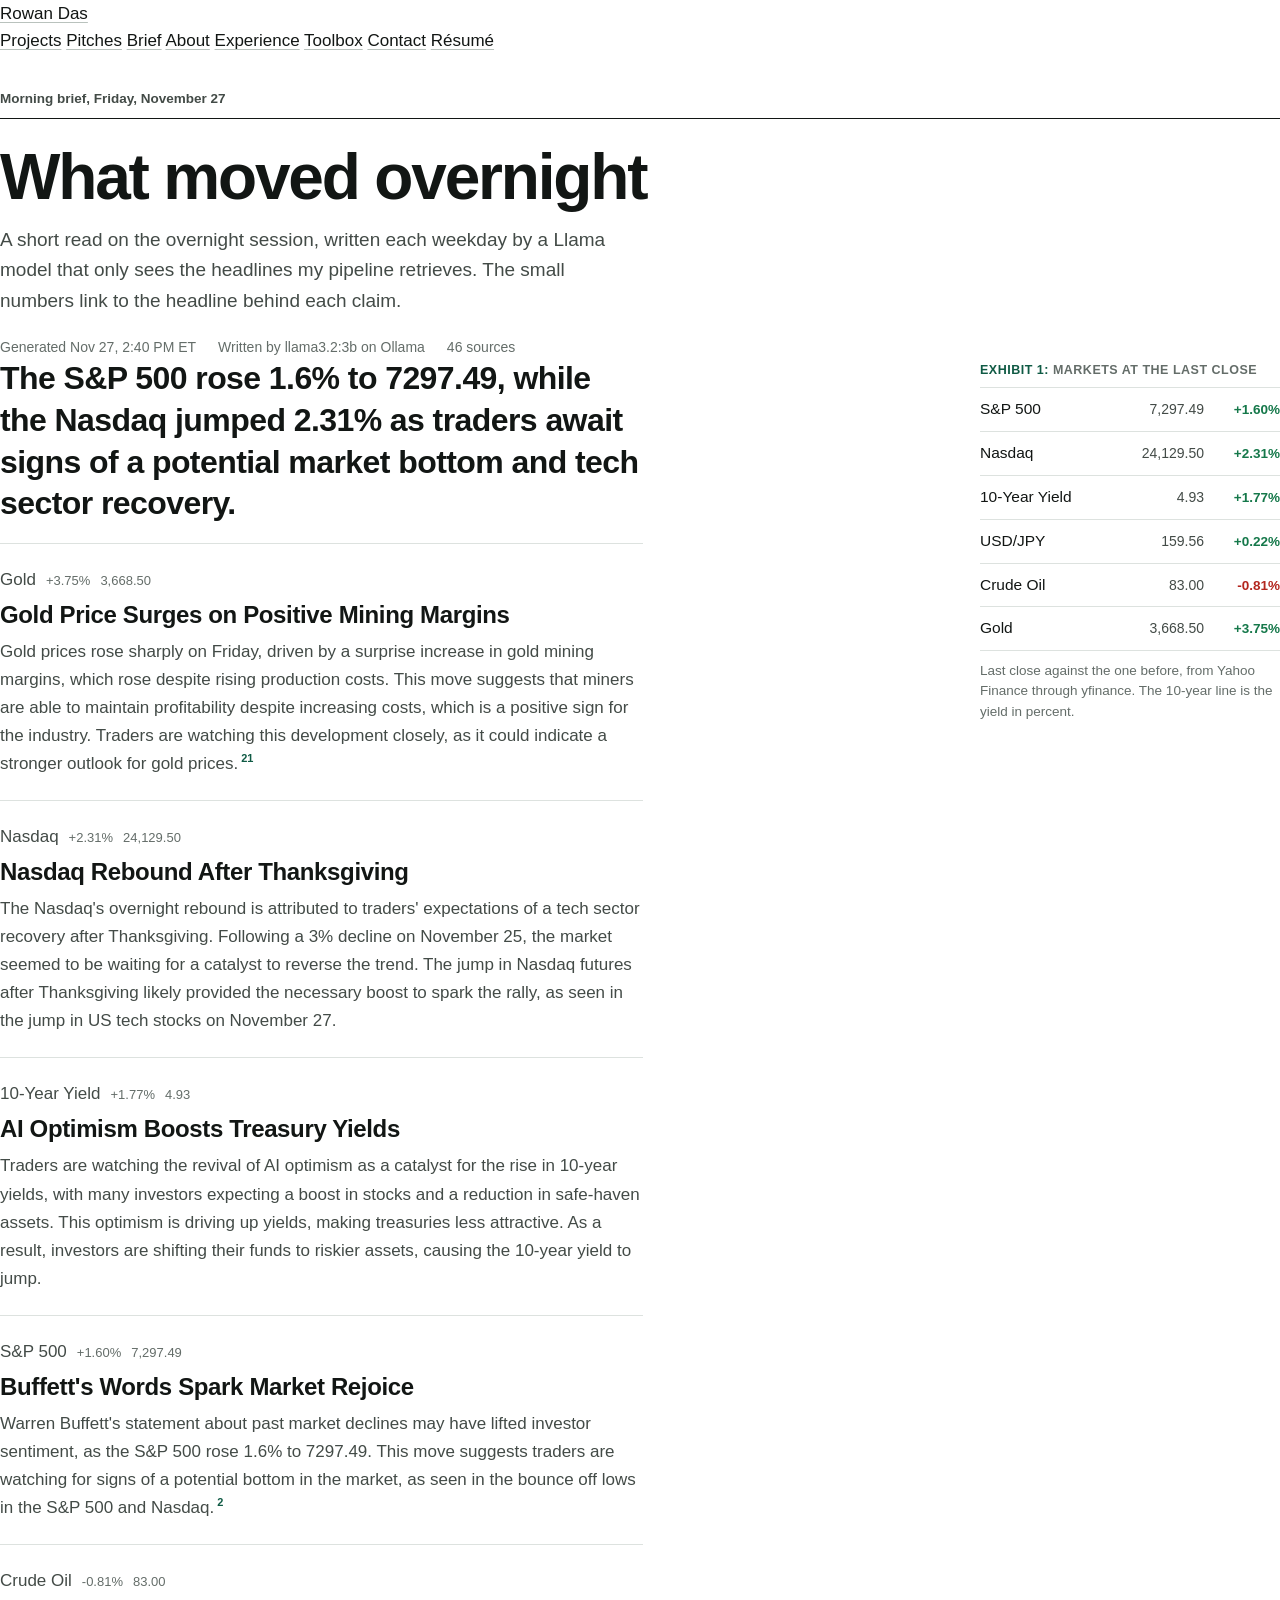
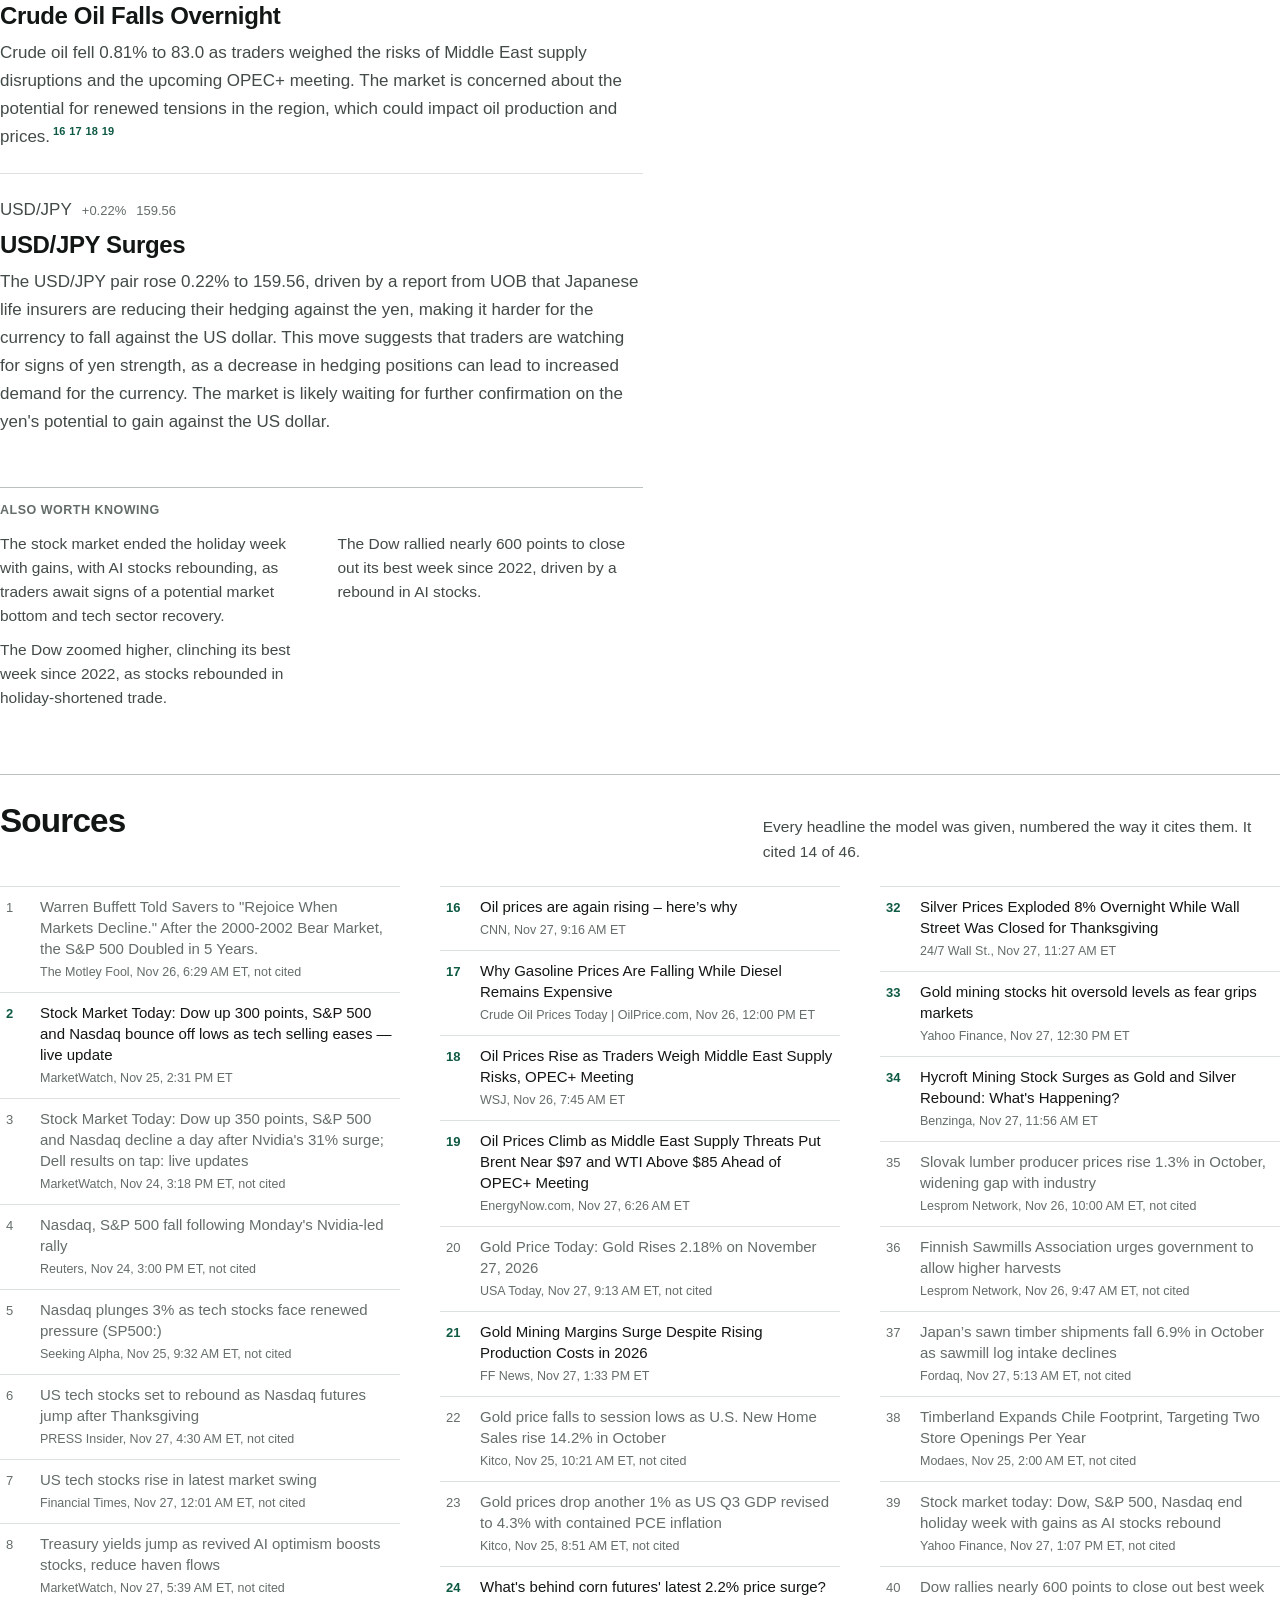
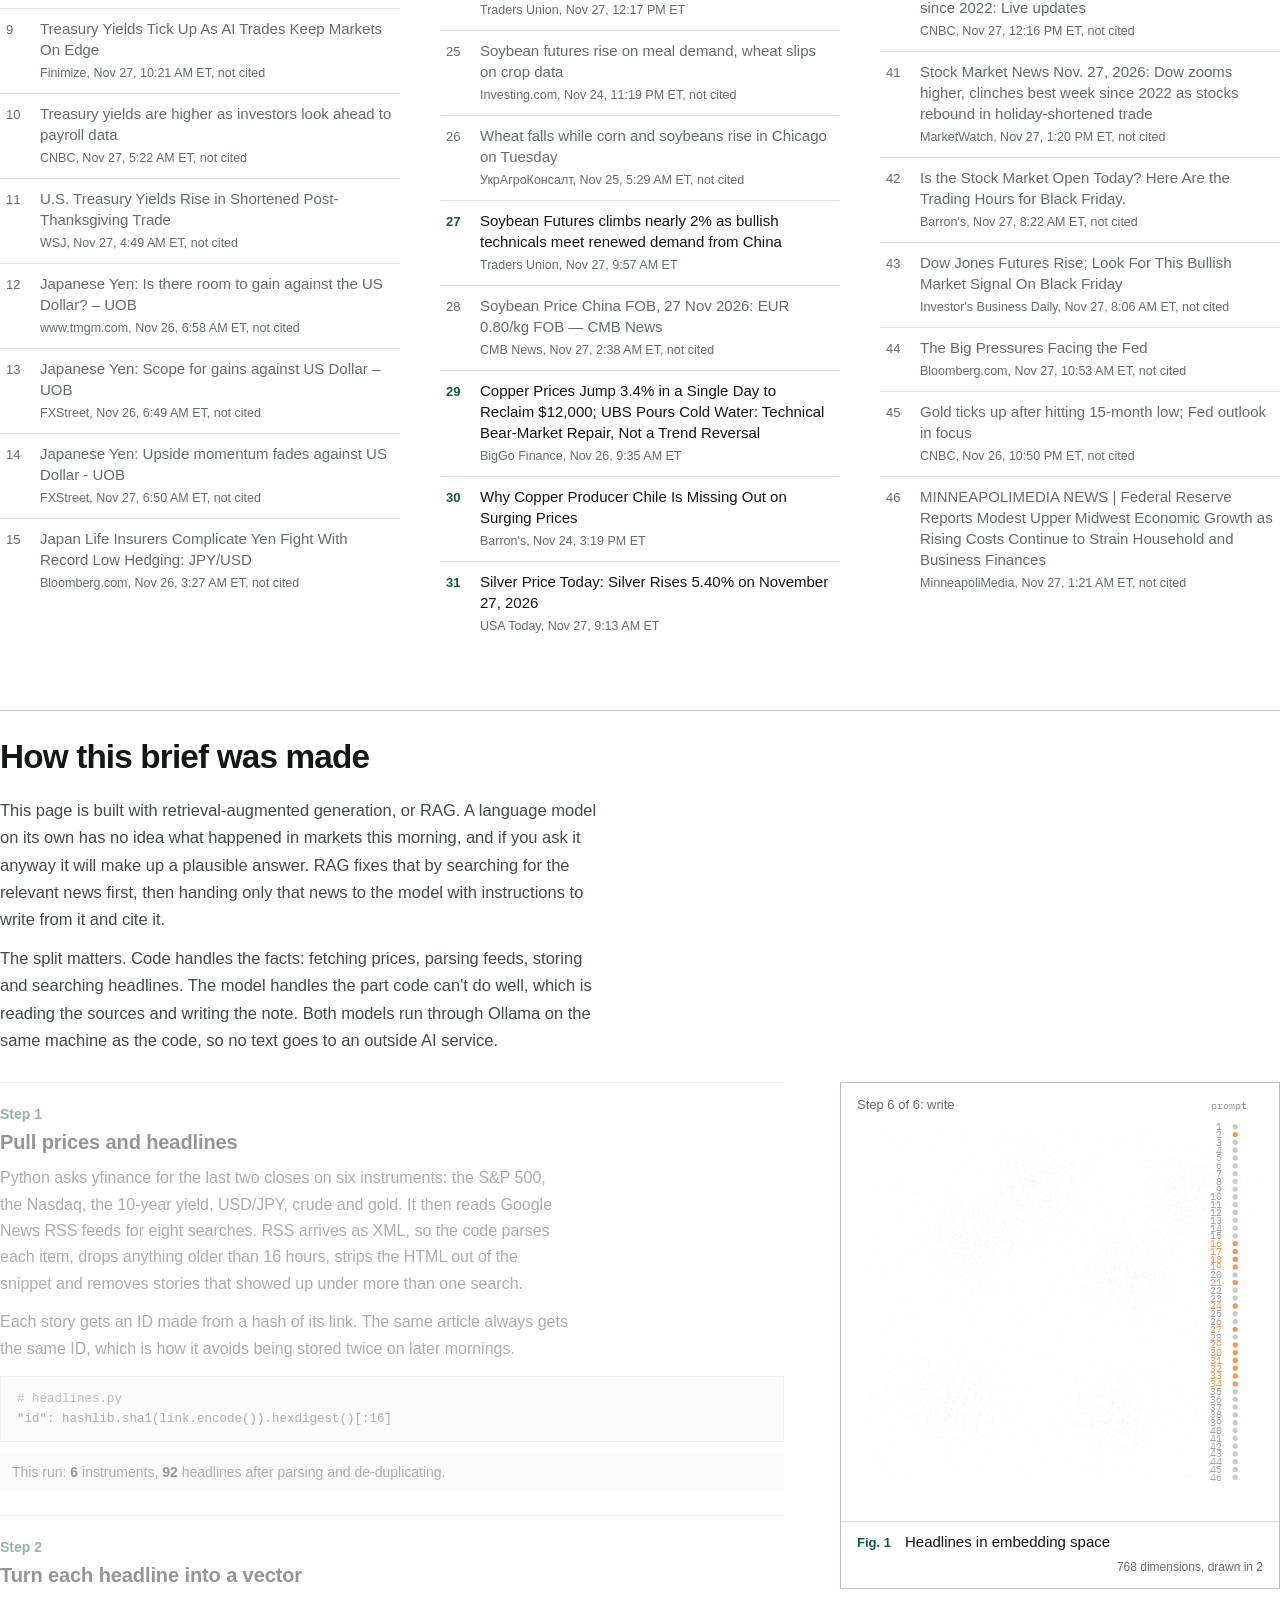
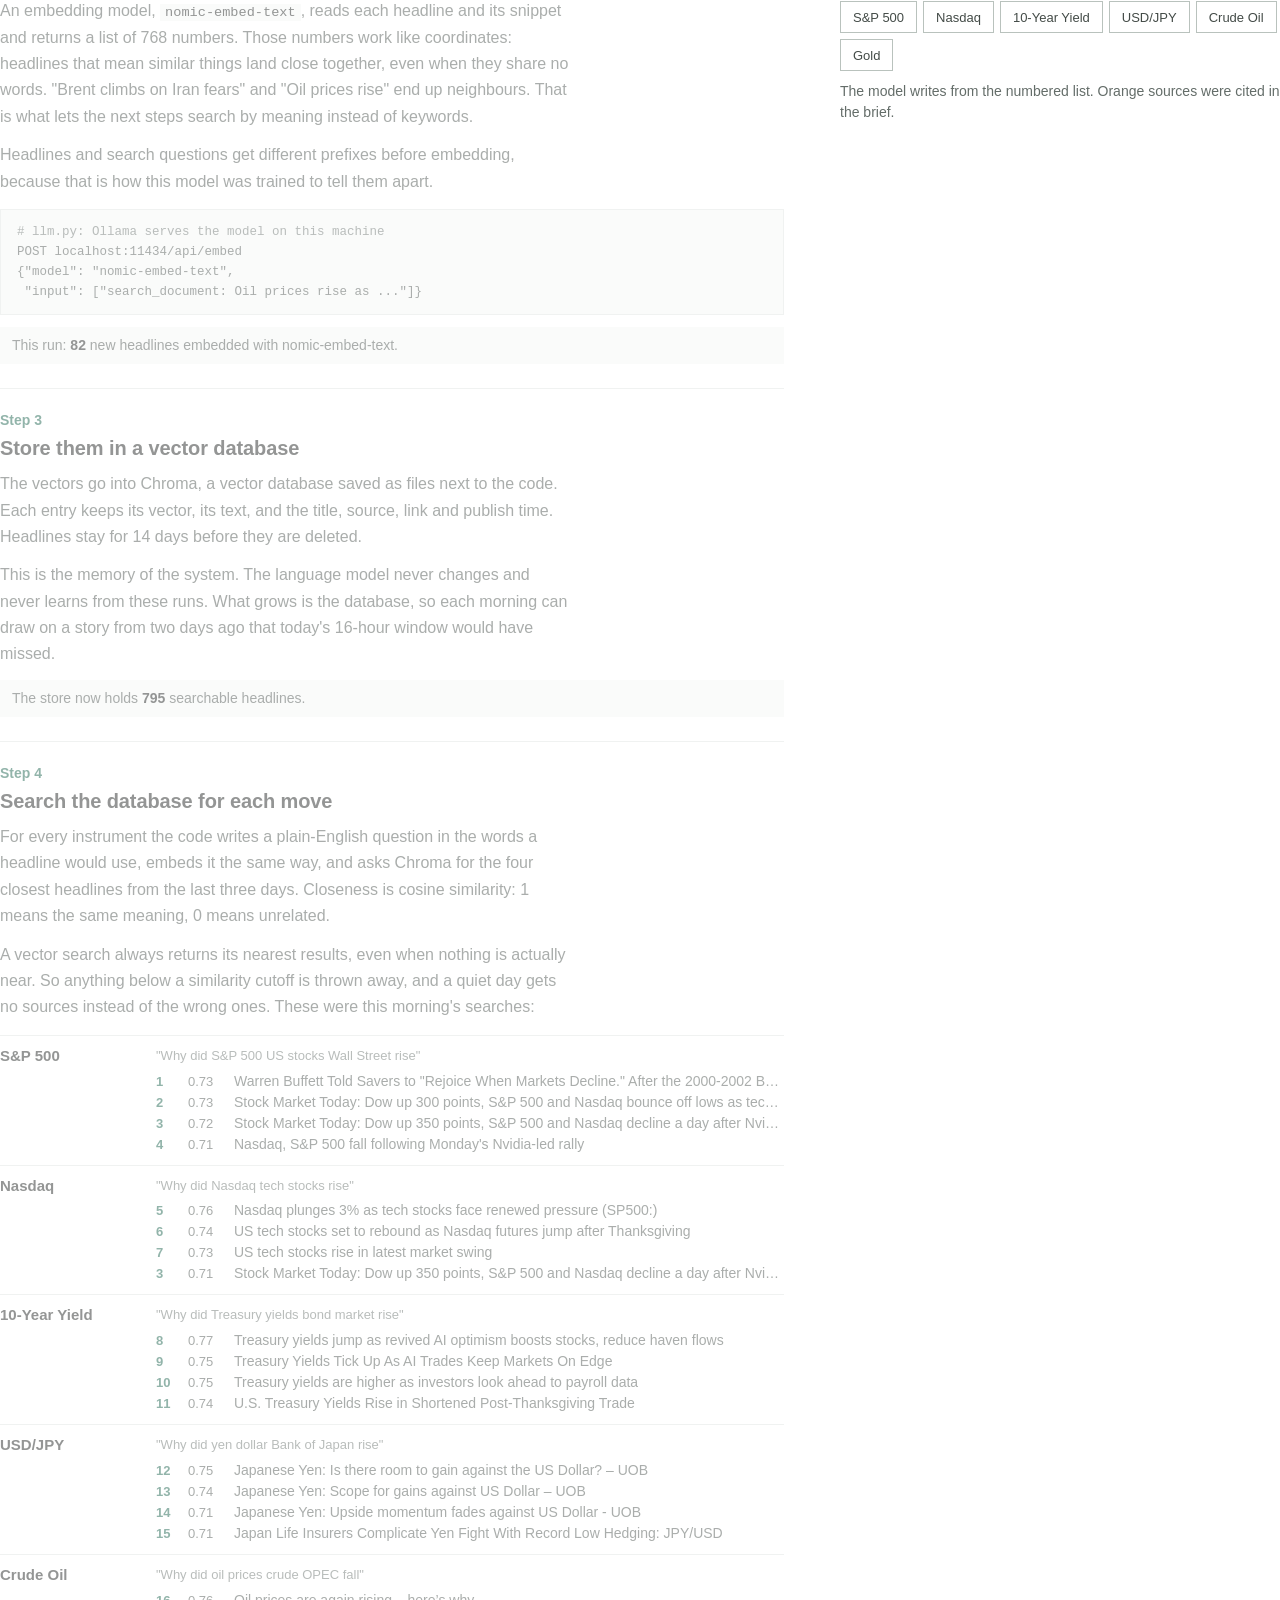
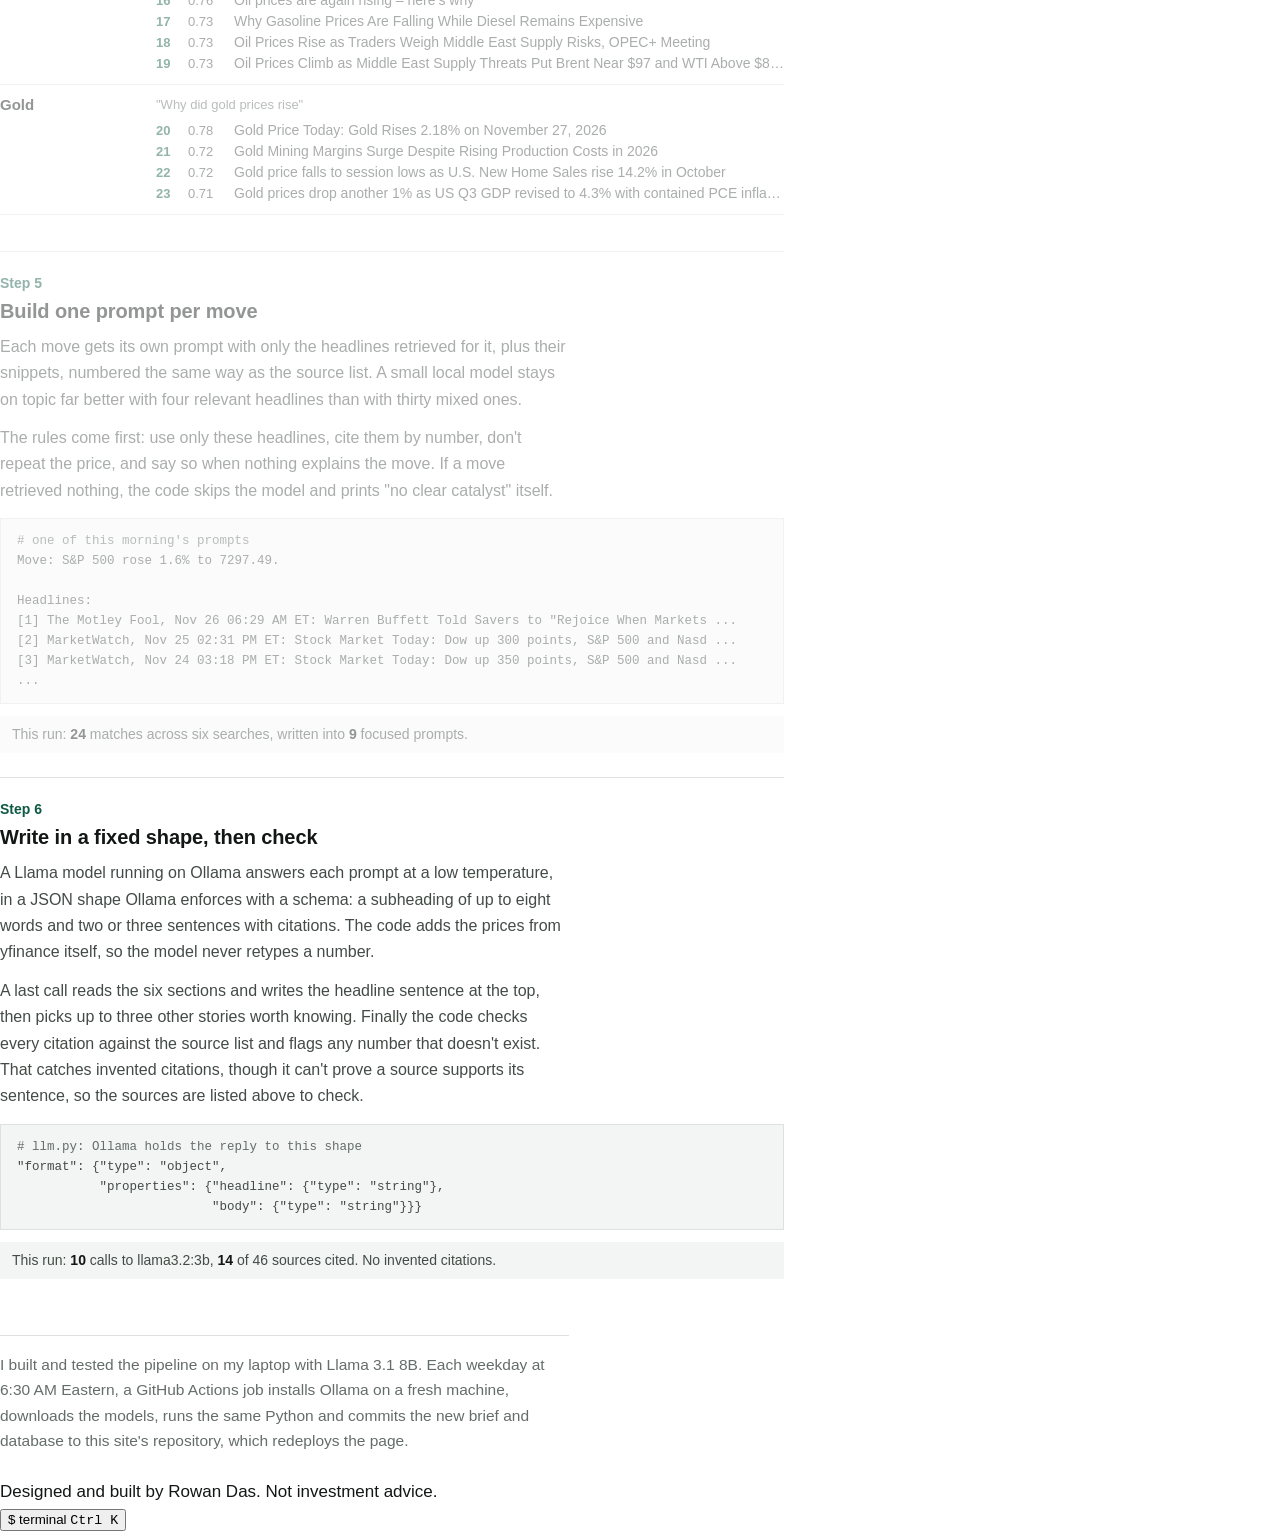
<file: brief (2).html>
<!doctype html>
<html lang="en">
<head>
<meta charset="utf-8">
<meta name="viewport" content="width=device-width, initial-scale=1">
<title>Rowan Das — Morning brief</title>
<meta name="description" content="A morning market brief written by a local Llama model from retrieved headlines, with every source and every step of the RAG pipeline shown.">
<link rel="preconnect" href="https://fonts.googleapis.com">
<link rel="preconnect" href="https://fonts.gstatic.com" crossorigin>
<link href="https://fonts.googleapis.com/css2?family=Archivo:wdth,wght@62..125,400..900&family=IBM+Plex+Mono:wght@400;500&family=IBM+Plex+Sans:wght@400;500;600&family=Newsreader:ital,opsz,wght@0,6..72,400..600;1,6..72,400&display=swap" rel="stylesheet">
<link rel="stylesheet" href="styles.css">
</head>
<body>

<div class="tapewrap mono" aria-label="Background ticker"><div class="tape" id="tape"></div></div>

<header class="pad mono">
  <a href="index.html">Rowan Das</a>
  <nav aria-label="Main">
    <a href="index.html#projects">Projects</a>
    <a href="pitches.html" class="wide">Pitches</a>
    <a href="brief.html" class="wide" aria-current="page">Brief</a>
    <a href="index.html#about" class="wide">About</a>
    <a href="index.html#experience" class="wide">Experience</a>
    <a href="index.html#toolbox" class="wide">Toolbox</a>
    <a href="index.html#contact" class="wide">Contact</a>
    <a href="resume.pdf" class="resume" data-resume>Résumé</a>
  </nav>
</header>

<main class="pad">
<article class="ed">
  <a href="index.html" class="backlink mono">&larr; Back to the main page</a>

  <div class="ed-mast">
    <p class="ed-kicker" id="edDate">Morning brief</p>
    <h1 class="ed-h1">What moved overnight</h1>
    <p class="ed-dek">A short read on the overnight session, written each weekday by a Llama model that only sees the headlines my pipeline retrieves. The small numbers link to the headline behind each claim.</p>
    <p class="ed-byline" id="edByline"><span>Loading this morning's brief</span></p>
  </div>

  <div class="ed-top">
    <div class="ed-body" id="edBody"></div>
    <aside class="ed-markets" aria-label="Markets">
      <p class="ed-label">Markets at the last close</p>
      <table><tbody id="edMarkets"></tbody></table>
      <p class="ed-note">Last close against the one before, from Yahoo Finance through yfinance. The 10-year line is the yield in percent.</p>
    </aside>
  </div>

  <section class="ed-sec" id="sources" aria-labelledby="srcTitle">
    <div class="ed-sechead">
      <h2 class="ed-h2" id="srcTitle">Sources</h2>
      <p id="srcNote">Every headline the model was given, numbered the way it cites them.</p>
    </div>
    <ol class="ed-srclist" id="edSources"></ol>
  </section>

  <section class="ed-sec" id="how" aria-labelledby="howTitle">
    <div class="ed-sechead"><h2 class="ed-h2" id="howTitle">How this brief was made</h2></div>

    <p class="ed-intro">This page is built with retrieval-augmented generation, or RAG. A language model on its own has no idea what happened in markets this morning, and if you ask it anyway it will make up a plausible answer. RAG fixes that by searching for the relevant news first, then handing only that news to the model with instructions to write from it and cite it.</p>
    <p class="ed-intro">The split matters. Code handles the facts: fetching prices, parsing feeds, storing and searching headlines. The model handles the part code can't do well, which is reading the sources and writing the note. Both models run through Ollama on the same machine as the code, so no text goes to an outside AI service.</p>

    <div class="ed-howgrid">
      <ol class="ed-steps" id="edSteps">
        <li class="ed-step" data-step="1">
          <p class="snum">Step 1</p>
          <h3>Pull prices and headlines</h3>
          <p>Python asks yfinance for the last two closes on six instruments: the S&amp;P 500, the Nasdaq, the 10-year yield, USD/JPY, crude and gold. It then reads Google News RSS feeds for eight searches. RSS arrives as XML, so the code parses each item, drops anything older than 16 hours, strips the HTML out of the snippet and removes stories that showed up under more than one search.</p>
          <p>Each story gets an ID made from a hash of its link. The same article always gets the same ID, which is how it avoids being stored twice on later mornings.</p>
          <div class="ed-code"><span class="c"># headlines.py</span>
"id": hashlib.sha1(link.encode()).hexdigest()[:16]</div>
          <p class="ed-run" id="run1"></p>
        </li>

        <li class="ed-step" data-step="2">
          <p class="snum">Step 2</p>
          <h3>Turn each headline into a vector</h3>
          <p>An embedding model, <code>nomic-embed-text</code>, reads each headline and its snippet and returns a list of 768 numbers. Those numbers work like coordinates: headlines that mean similar things land close together, even when they share no words. "Brent climbs on Iran fears" and "Oil prices rise" end up neighbours. That is what lets the next steps search by meaning instead of keywords.</p>
          <p>Headlines and search questions get different prefixes before embedding, because that is how this model was trained to tell them apart.</p>
          <div class="ed-code"><span class="c"># llm.py: Ollama serves the model on this machine</span>
POST localhost:11434/api/embed
{"model": "nomic-embed-text",
 "input": ["search_document: Oil prices rise as ..."]}</div>
          <p class="ed-run" id="run2"></p>
        </li>

        <li class="ed-step" data-step="3">
          <p class="snum">Step 3</p>
          <h3>Store them in a vector database</h3>
          <p>The vectors go into Chroma, a vector database saved as files next to the code. Each entry keeps its vector, its text, and the title, source, link and publish time. Headlines stay for 14 days before they are deleted.</p>
          <p>This is the memory of the system. The language model never changes and never learns from these runs. What grows is the database, so each morning can draw on a story from two days ago that today's 16-hour window would have missed.</p>
          <p class="ed-run" id="run3"></p>
        </li>

        <li class="ed-step" data-step="4">
          <p class="snum">Step 4</p>
          <h3>Search the database for each move</h3>
          <p>For every instrument the code writes a plain-English question in the words a headline would use, embeds it the same way, and asks Chroma for the four closest headlines from the last three days. Closeness is cosine similarity: 1 means the same meaning, 0 means unrelated.</p>
          <p>A vector search always returns its nearest results, even when nothing is actually near. So anything below a similarity cutoff is thrown away, and a quiet day gets no sources instead of the wrong ones. These were this morning's searches:</p>
          <div class="ed-rtab" id="edRetrieval"></div>
        </li>

        <li class="ed-step" data-step="5">
          <p class="snum">Step 5</p>
          <h3>Build one prompt per move</h3>
          <p>Each move gets its own prompt with only the headlines retrieved for it, plus their snippets, numbered the same way as the source list. A small local model stays on topic far better with four relevant headlines than with thirty mixed ones.</p>
          <p>The rules come first: use only these headlines, cite them by number, don't repeat the price, and say so when nothing explains the move. If a move retrieved nothing, the code skips the model and prints "no clear catalyst" itself.</p>
          <div class="ed-code" id="code5"><span class="c"># one of this morning's prompts</span>
Move: Crude Oil rose 4.09% to 95.93.

Headlines:
[17] CNBC, Sep 23 10:12 PM ET: Oil prices rise as investors seek ...</div>
          <p class="ed-run" id="run5"></p>
        </li>

        <li class="ed-step" data-step="6">
          <p class="snum">Step 6</p>
          <h3>Write in a fixed shape, then check</h3>
          <p>A Llama model running on Ollama answers each prompt at a low temperature, in a JSON shape Ollama enforces with a schema: a subheading of up to eight words and two or three sentences with citations. The code adds the prices from yfinance itself, so the model never retypes a number.</p>
          <p>A last call reads the six sections and writes the headline sentence at the top, then picks up to three other stories worth knowing. Finally the code checks every citation against the source list and flags any number that doesn't exist. That catches invented citations, though it can't prove a source supports its sentence, so the sources are listed above to check.</p>
          <div class="ed-code"><span class="c"># llm.py: Ollama holds the reply to this shape</span>
"format": {"type": "object",
           "properties": {"headline": {"type": "string"},
                          "body": {"type": "string"}}}</div>
          <p class="ed-run" id="run6"></p>
        </li>
      </ol>

      <figure class="ed-fig" aria-label="Figure: headlines in embedding space">
        <div class="fig-frame">
          <span class="cn tl"></span><span class="cn tr"></span><span class="cn bl"></span><span class="cn br"></span>
          <div class="fig-top"><span id="figState">Step 1 of 6: raw text</span><button type="button" id="figNext">Next search &#9656;</button></div>
          <canvas id="figCanvas" role="img" aria-label="Dots representing headlines move from lines of text into topic clusters, then a search lights up the nearest ones."></canvas>
          <div class="fig-cap"><span class="fn">Fig. 1</span><span class="ft">Headlines in embedding space</span><span class="fs">768 dimensions, drawn in 2</span></div>
        </div>
        <div class="fig-moves" id="figMoves" role="group" aria-label="Run a search for one move"></div>
        <p class="fig-note" id="figNote" aria-live="polite">Each dot is a headline. Scroll through the steps to watch them get embedded, stored and searched.</p>
      </figure>
    </div>

    <p class="ed-where" id="edWhere">I built and tested the pipeline on my laptop with Llama 3.1 8B. Each weekday at 6:30 AM Eastern, a GitHub Actions job installs Ollama on a fresh machine, downloads the models, runs the same Python and commits the new brief and database to this site's repository, which redeploys the page.</p>
  </section>
</article>
</main>

<footer class="pad mono">Designed and built by Rowan Das. Not investment advice.</footer>

<button class="termfab mono" id="termOpen" type="button" aria-haspopup="dialog" aria-controls="term">$ terminal <kbd>Ctrl K</kbd></button>
<div class="term mono" id="term" role="dialog" aria-label="Terminal" hidden>
  <div class="termbar"><span>rowan@desk</span><button type="button" id="termClose" aria-label="Close terminal">✕</button></div>
  <div class="termout" id="termOut" aria-live="polite"></div>
  <form class="termin" id="termForm"><label for="termIn">$</label><input id="termIn" type="text" autocomplete="off" autocapitalize="off" spellcheck="false" aria-label="Type a command"></form>
</div>

<script src="data.js"></script>
<script src="common.js"></script>
<script>
// Everything below reads brief.json, which the Python pipeline in brief/ writes each morning.
(function () {
  const $ = (id) => document.getElementById(id);
  const etTime = (iso, withDate) => {
    const d = new Date(iso);
    if (isNaN(d)) return "";
    const o = { timeZone: "America/New_York", hour: "numeric", minute: "2-digit" };
    if (withDate) { o.month = "short"; o.day = "numeric"; }
    return d.toLocaleString("en-US", o) + " ET";
  };
  const fmt = (v) => typeof v === "number" ? v.toLocaleString("en-US", { minimumFractionDigits: 2, maximumFractionDigits: 2 }) : "-";

  // [3] or [2, 5] in the model's text become superscript links to the source list
  const cites = (text) => esc(text).replace(/\s*\[(\d+(?:\s*,\s*\d+)*)\]/g, (_, g) =>
    '<sup class="ed-cite">' + g.split(",").map((n) => {
      n = n.trim();
      return '<a href="#s' + n + '" data-n="' + n + '" aria-label="Source ' + n + '">' + n + "</a>";
    }).join(",") + "</sup>");

  function renderBody(text) {
    const lines = String(text || "").replace(/\*\*/g, "").split("\n").map((l) => l.trim()).filter(Boolean);
    let html = "", ledeDone = false;
    lines.forEach((l) => {
      if (/^[-•*]\s/.test(l)) {
        l = l.replace(/^[-•*]\s*/, "");
        const m = l.match(/^([^:]{2,24}):\s*(.*)$/);
        html += '<p class="ed-item">' + (m ? "<strong>" + esc(m[1]) + ".</strong> " + cites(m[2]) : cites(l)) + "</p>";
      } else if (/:$/.test(l) && l.length < 60) {
        html += '<p class="ed-label ed-sub">' + esc(l.replace(/:$/, "")) + "</p>";
      } else if (!ledeDone) {
        html += '<p class="ed-lede">' + cites(l) + "</p>"; ledeDone = true;
      } else {
        html += "<p>" + cites(l) + "</p>";
      }
    });
    return html;
  }

  // New format: a headline sentence, one subheaded story per move, then other stories
  function renderSections(b) {
    const stories = b.sections.slice().sort((x, y) => Math.abs(y.pct) - Math.abs(x.pct)).map((sec) => {
      const up = sec.pct >= 0;
      return '<section class="ed-story"><p class="ed-tag"><span>' + esc(sec.move) + '</span><span class="num ' + (up ? "up" : "down") + '">' +
        (up ? "+" : "") + sec.pct.toFixed(2) + '%</span><span class="num">' + fmt(sec.last) + "</span></p>" +
        "<h3>" + esc(sec.headline) + "</h3><p>" + cites(sec.body) + "</p></section>";
    }).join("");
    const also = (b.also || []).length
      ? '<div class="ed-also"><p class="ed-label">Also worth knowing</p><div class="ed-alsolist">' +
        b.also.map((a) => "<p>" + cites(a.note) + "</p>").join("") + "</div></div>"
      : "";
    return '<p class="ed-lede ed-lede-big">' + cites(b.lede || "") + '</p><div class="ed-stories">' + stories + "</div>" + also;
  }

  function render(b) {
    const sources = b.sources || [], retrieval = b.retrieval || [], st = b.stats || {};
    const cited = new Set(b.cited || []);
    const byN = {}; sources.forEach((s) => (byN[s.n] = s));

    if (b.date) $("edDate").textContent = "Morning brief, " + b.date;
    $("edByline").innerHTML = "<span>Generated " + etTime(b.generated_at, true) + "</span><span>Written by " + esc(b.model || "a Llama model") + " on Ollama</span><span>" + sources.length + " sources</span>";
    $("edBody").innerHTML = b.sections ? renderSections(b) : renderBody(b.brief);

    $("edMarkets").innerHTML = Object.entries(b.moves || {}).map(([name, m]) => {
      const up = m.pct >= 0;
      return "<tr><td>" + esc(name) + '</td><td class="num">' + fmt(m.last) + '</td><td class="num chg ' + (up ? "up" : "down") + '">' + (up ? "+" : "") + m.pct.toFixed(2) + "%</td></tr>";
    }).join("");

    $("edSources").innerHTML = sources.map((s) =>
      '<li class="ed-src' + (cited.has(s.n) ? "" : " uncited") + '" id="s' + s.n + '"><span class="n">' + s.n + "</span><span>" +
      '<a href="' + esc(s.link) + '" target="_blank" rel="noopener">' + esc(s.title) + "</a>" +
      '<span class="meta">' + esc(s.source) + ", " + etTime(s.published, true) + (cited.has(s.n) ? "" : ", not cited") + "</span></span></li>"
    ).join("");
    $("srcNote").textContent = "Every headline the model was given, numbered the way it cites them. It cited " + cited.size + " of " + sources.length + ".";

    $("edRetrieval").innerHTML = retrieval.map((r) =>
      '<div class="ed-rrow"><span class="mv">' + esc(r.move) + '</span><div><span class="q">"' + esc(r.query) + '"</span>' +
      (r.hits.length ? r.hits.map((h) => '<div class="ed-hit"><a class="n" href="#s' + h.n + '">' + h.n + '</a><span class="s">' + h.similarity.toFixed(2) + '</span><span class="t">' + esc((byN[h.n] || {}).title || "") + "</span></div>").join("")
        : '<div class="ed-hit"><span></span><span></span><span class="t">Nothing passed the cutoff.</span></div>') + "</div></div>"
    ).join("");

    const hits = retrieval.reduce((a, r) => a + r.hits.length, 0);
    $("run1").innerHTML = "This run: <b>6</b> instruments, <b>" + (st.headlines_fetched ?? "-") + "</b> headlines after parsing and de-duplicating.";
    $("run2").innerHTML = "This run: <b>" + (st.headlines_new ?? "-") + "</b> new headlines embedded with " + esc(b.embed_model || "nomic-embed-text") + ".";
    $("run3").innerHTML = "The store now holds <b>" + (st.index_size ?? "-") + "</b> searchable headlines.";
    const calls = st.llm_calls || (b.sections ? b.sections.filter((x) => x.sources.length).length + 1 : 1);
    $("run5").innerHTML = "This run: <b>" + hits + "</b> matches across six searches, written into <b>" + Math.max(calls - 1, 0) + "</b> focused prompts.";
    $("run6").innerHTML = "This run: <b>" + calls + "</b> calls to " + esc(b.model || "") + ", <b>" + cited.size + "</b> of " + sources.length + " sources cited. " +
      ((b.invalid_citations || []).length ? '<span class="down">Invented citations: ' + b.invalid_citations.join(", ") + ".</span>" : "No invented citations.");

    // Show a real prompt from this run (first three headlines, trimmed)
    if (b.example_prompt) {
      const lines = b.example_prompt.split("\n").filter((l) => !/^\s{4}/.test(l) && !/^Write the/.test(l));
      const cut = []; let heads = 0;
      for (const l of lines) { if (/^\[\d+\]/.test(l) && ++heads > 3) { cut.push("..."); break; } cut.push(l.length > 92 ? l.slice(0, 92).trimEnd() + " ..." : l); }
      $("code5").innerHTML = '<span class="c"># one of this morning\'s prompts</span>\n' + esc(cut.join("\n").trim());
    }

    initFigure(b);
    initSteps();
  }

  // Hovering a citation highlights its source
  document.addEventListener("mouseover", (e) => {
    const a = e.target.closest(".ed-cite a, .ed-hit .n");
    document.querySelectorAll(".ed-src.lit").forEach((x) => x.classList.remove("lit"));
    if (a) { const s = $("s" + (a.dataset.n || a.textContent)); if (s) s.classList.add("lit"); }
  });

  // ---------- Steps: which one is in the middle of the screen ----------
  let setStep = () => {};
  function initSteps() {
    const list = $("edSteps");
    list.classList.add("js");
    const steps = [...list.querySelectorAll(".ed-step")];
    steps[0].classList.add("on");
    const io = new IntersectionObserver((entries) => {
      entries.forEach((en) => {
        if (!en.isIntersecting) return;
        steps.forEach((s) => s.classList.toggle("on", s === en.target));
        setStep(+en.target.dataset.step);
      });
    }, { rootMargin: "-45% 0px -50% 0px" });
    steps.forEach((s) => io.observe(s));
  }

  // ---------- Fig. 1: headlines in embedding space ----------
  function initFigure(b) {
    const cv = $("figCanvas"), ctx = cv.getContext("2d");
    const retrieval = b.retrieval || [], sources = b.sources || [];
    const cited = new Set(b.cited || []);
    if (!retrieval.length) return;

    // Where each topic sits in the sketch. Related topics sit near each other.
    const POS = { "S&P 500": [.30, .36], "Nasdaq": [.44, .24], "10-Year Yield": [.66, .44], "USD/JPY": [.80, .26], "Crude Oil": [.26, .72], "Gold": [.62, .76] };
    const clusters = retrieval.map((r, i) => {
      const p = POS[r.move] || [.22 + .28 * (i % 3), .3 + .4 * Math.floor(i / 3)];
      return { name: r.move, x: p[0], y: p[1] };
    });

    let seed = 11;
    const rnd = () => (seed = (seed * 16807) % 2147483647) / 2147483647;
    const gauss = () => { let u = 0, v = 0; while (!u) u = rnd(); while (!v) v = rnd(); return Math.sqrt(-2 * Math.log(u)) * Math.cos(2 * Math.PI * v); };
    const clamp = (v) => Math.min(.96, Math.max(.04, v));

    const P = [];
    clusters.forEach((c, ci) => { for (let k = 0; k < 440; k++) P.push({ ci, ex: clamp(c.x + gauss() * .055), ey: clamp(c.y + gauss() * .048) }); });
    for (let k = 0; k < 640; k++) P.push({ ci: -1, ex: .06 + rnd() * .88, ey: .1 + rnd() * .8 });

    // Real headlines from this run sit in the cluster of the first move that retrieved them
    const home = {};
    retrieval.forEach((r, ci) => r.hits.forEach((h) => { if (!(h.n in home)) home[h.n] = ci; }));
    const byN = {};
    sources.forEach((s, i) => {
      const c = clusters[home[s.n]];
      const d = { n: s.n, head: true, ci: c ? home[s.n] : -1, ex: clamp(c ? c.x + gauss() * .05 : .48 + gauss() * .07), ey: clamp(c ? c.y + gauss() * .045 : .56 + gauss() * .05), col: i };
      byN[s.n] = d; P.push(d);
    });

    // Step 1 layout: every dot sits in lines of "text", like a raw feed
    const slots = [];
    for (let y = .12; y < .9 && slots.length < P.length * 1.4; y += .026) {
      let x = .07;
      while (x < .93) { const w = 3 + Math.floor(rnd() * 8); for (let k = 0; k < w && x < .93; k++, x += .0072) slots.push([x, y]); x += .0144; }
    }
    for (let i = slots.length - 1; i > 0; i--) { const j = Math.floor(rnd() * (i + 1)); [slots[i], slots[j]] = [slots[j], slots[i]]; }
    P.forEach((p, i) => { const s = slots[i % slots.length]; p.rx = s[0]; p.ry = s[1]; p.x = p.rx; p.y = p.ry; });

    const reduce = window.matchMedia("(prefers-reduced-motion: reduce)").matches;
    const LABELS = ["", "raw text", "embed", "store", "search", "prompt", "write"];
    let step = 1, q = 0, manual = false, visible = false, auto = null, W = 0;

    const moveBtns = $("figMoves");
    moveBtns.innerHTML = retrieval.map((r, i) => '<button type="button" data-i="' + i + '" aria-pressed="false">' + esc(r.move) + "</button>").join("");
    const mode = () => (manual ? 4 : step);

    function describe() {
      const m = mode();
      $("figState").textContent = "Step " + m + " of 6: " + LABELS[m];
      $("figNext").hidden = m !== 4;
      moveBtns.querySelectorAll("button").forEach((btn, i) => btn.setAttribute("aria-pressed", String(m === 4 && i === q)));
      const note = {
        1: "Each dot is a headline, still just text from the feed. Scroll on to watch it become a vector.",
        2: "The embedding model moves every headline to a point in space. Similar stories pull together.",
        3: "Stored in Chroma, the headlines form clusters by topic. Stocks and tech sit together; yields sit near the dollar.",
        5: "Only the retrieved headlines leave the database. Each gets a number, and each move's prompt holds just its own four.",
        6: "The model writes from the numbered list. Orange sources were cited in the brief."
      }[m];
      if (m === 4) {
        const r = retrieval[q];
        $("figNote").textContent = 'Search: "' + r.query + '". ' + (r.hits.length ? "The " + r.hits.length + " nearest headlines light up, scores " + r.hits.map((h) => h.similarity.toFixed(2)).join(", ") + "." : "Nothing was close enough to pass the cutoff.");
      } else $("figNote").textContent = note;
    }

    function cycle() {
      clearInterval(auto);
      if (mode() === 4 && !manual && !reduce) auto = setInterval(() => { q = (q + 1) % retrieval.length; describe(); }, 3600);
    }
    setStep = (s) => { step = s; manual = false; describe(); cycle(); kick(); };
    const pick = (i) => { q = i; manual = step !== 4; describe(); clearInterval(auto); kick(); };
    moveBtns.addEventListener("click", (e) => { const t = e.target.closest("button"); if (t) pick(+t.dataset.i); });
    $("figNext").addEventListener("click", () => pick((q + 1) % retrieval.length));
    cv.addEventListener("click", () => pick(mode() === 4 ? (q + 1) % retrieval.length : q));

    function target(p, m) {
      if (m === 1) return [p.rx, p.ry];
      if (m >= 5 && p.head) return [.9, .1 + p.col * (.8 / Math.max(1, sources.length - 1))];
      return [p.ex, p.ey];
    }

    const soft = "201,199,193", accent = "255,143,66";
    function size() {
      const dpr = Math.min(window.devicePixelRatio || 1, 2);
      W = cv.clientWidth;
      cv.width = W * dpr; cv.height = W * dpr;
      ctx.setTransform(dpr, 0, 0, dpr, 0, 0);
    }

    function draw(animate) {
      const m = mode(), r = retrieval[q];
      const hitSet = new Set(m === 4 ? r.hits.map((h) => h.n) : []);
      ctx.clearRect(0, 0, W, W);
      let moving = false;

      P.forEach((p) => {
        const [tx, ty] = target(p, m);
        if (animate) { p.x += (tx - p.x) * .075; p.y += (ty - p.y) * .075; if (Math.abs(tx - p.x) + Math.abs(ty - p.y) > .0015) moving = true; }
        else { p.x = tx; p.y = ty; }
        const X = p.x * W, Y = p.y * W;
        if (p.head && m >= 2) {
          const hot = hitSet.has(p.n) || (m === 6 && cited.has(p.n)) || m === 5;
          const on = m !== 4 || hitSet.has(p.n);
          ctx.fillStyle = "rgba(" + (hot ? accent : soft) + "," + (on ? .95 : .35) + ")";
          ctx.beginPath(); ctx.arc(X, Y, hitSet.has(p.n) ? 3.6 : m >= 5 ? 2.6 : 2.1, 0, Math.PI * 2); ctx.fill();
        } else {
          let a = m === 1 ? .5 : m === 2 ? .5 : m === 3 ? .42 : m === 4 ? (p.ci === q ? .5 : .16) : .12;
          if (p.head && m === 1) a = .75;
          ctx.fillStyle = "rgba(" + soft + "," + a + ")";
          ctx.fillRect(X, Y, 1.2, 1.2);
        }
      });

      ctx.font = '11px "IBM Plex Mono", Menlo, monospace';
      ctx.textAlign = "center";
      if (m === 3 || m === 4) {
        clusters.forEach((c, i) => {
          ctx.fillStyle = m === 4 && i === q ? "rgba(245,244,240,.95)" : "rgba(142,140,135,.9)";
          ctx.fillText(c.name, c.x * W, (c.y - .1) * W);
        });
      }
      if (m === 4) {
        const c = clusters[q], qx = (c.x + .07) * W, qy = (c.y - .05) * W;
        r.hits.forEach((h) => {
          const d = byN[h.n]; if (!d) return;
          ctx.strokeStyle = "rgba(" + accent + "," + (.25 + h.similarity * .6) + ")";
          ctx.lineWidth = 1;
          ctx.beginPath(); ctx.moveTo(qx, qy); ctx.lineTo(d.x * W, d.y * W); ctx.stroke();
        });
        ctx.strokeStyle = "rgba(245,244,240,.95)"; ctx.lineWidth = 1.5;
        ctx.beginPath(); ctx.arc(qx, qy, 6, 0, Math.PI * 2); ctx.stroke();
        ctx.fillStyle = "rgba(245,244,240,1)"; ctx.beginPath(); ctx.arc(qx, qy, 1.8, 0, Math.PI * 2); ctx.fill();
      }
      if (m >= 5) {
        ctx.textAlign = "right"; ctx.font = '10px "IBM Plex Mono", Menlo, monospace';
        sources.forEach((s, i) => {
          ctx.fillStyle = m === 6 && !cited.has(s.n) ? "rgba(142,140,135,.8)" : "rgba(" + accent + ",.95)";
          ctx.fillText(String(s.n), .87 * W, (.1 + i * (.8 / Math.max(1, sources.length - 1))) * W + 3.5);
        });
        ctx.textAlign = "center"; ctx.fillStyle = "rgba(142,140,135,.9)";
        ctx.fillText("prompt", .885 * W, .06 * W);
      }
      return moving;
    }

    let raf = 0;
    function loop() {
      const moving = draw(!reduce);
      raf = (visible && (moving || mode() === 4)) ? requestAnimationFrame(loop) : 0;
    }
    function kick() { if (reduce) { draw(false); return; } if (!raf && visible) raf = requestAnimationFrame(loop); }

    new IntersectionObserver((en) => { visible = en[0].isIntersecting; kick(); }).observe(cv);
    new ResizeObserver(() => { size(); draw(false); kick(); }).observe(cv);
    size(); describe(); draw(false);
  }

  fetch("brief.json", { cache: "no-store" })
    .then((r) => { if (!r.ok) throw new Error(r.status); return r.json(); })
    .then(render)
    .catch(() => {
      $("edByline").innerHTML = "<span>No brief has been published yet. Check back on a weekday morning.</span>";
      initSteps();
    });
})();
</script>
</body>
</html>
</file>
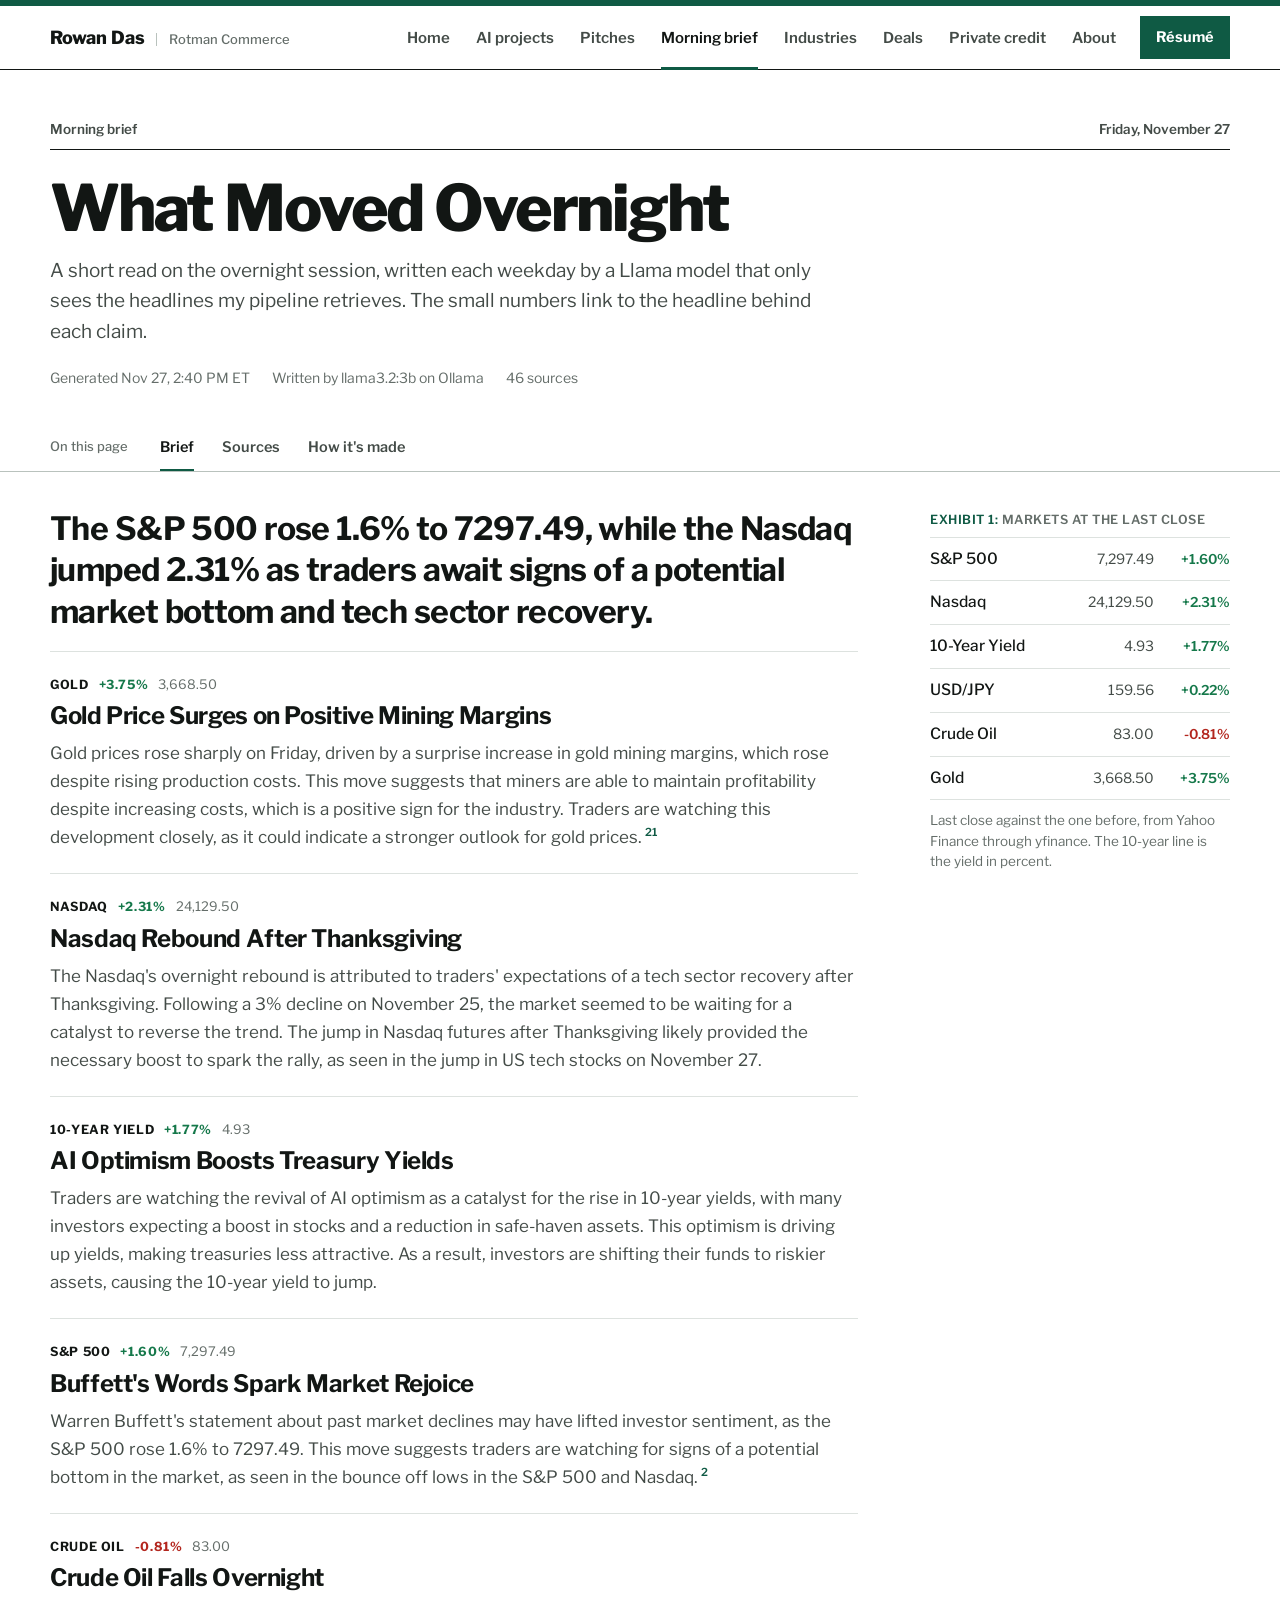
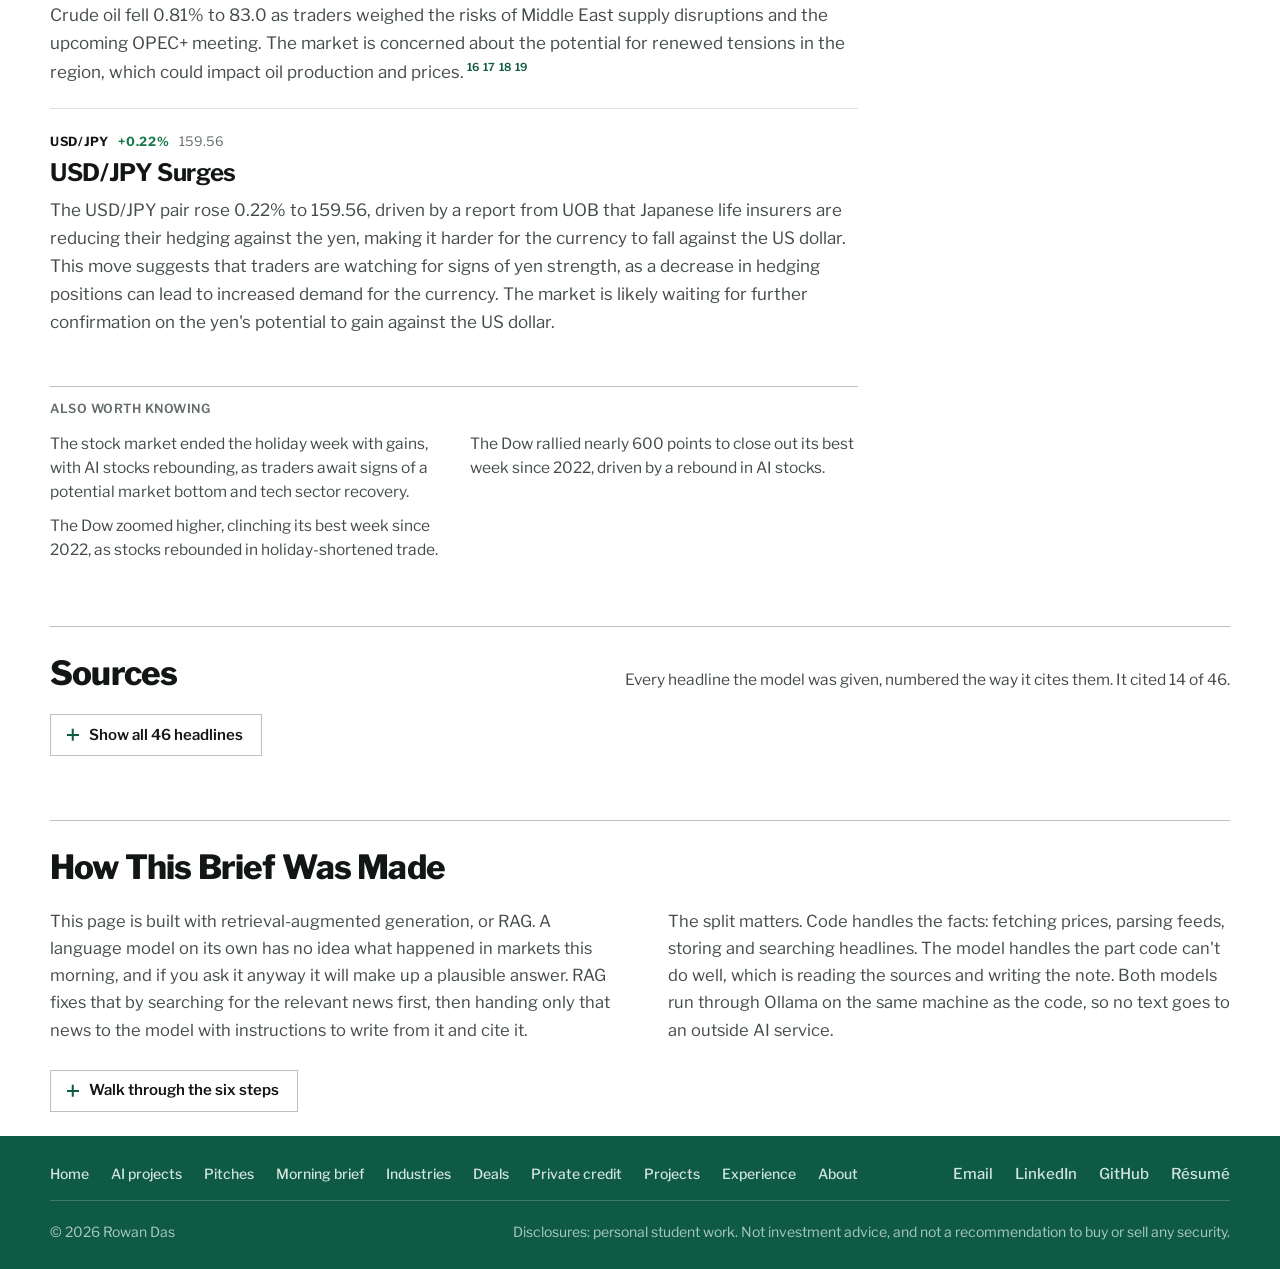
<file: brief.html>
<!doctype html>
<html lang="en">
<head>
<meta charset="utf-8">
<meta name="viewport" content="width=device-width, initial-scale=1">
<title>Morning brief | Rowan Das</title>
<meta name="description" content="A morning market brief written by a local Llama model from retrieved headlines, with every source and every step of the RAG pipeline shown.">
<link rel="preconnect" href="https://fonts.googleapis.com">
<link rel="preconnect" href="https://fonts.gstatic.com" crossorigin>
<link href="https://fonts.googleapis.com/css2?family=Libre+Franklin:wght@400;500;600;700;800&display=swap" rel="stylesheet">
<link rel="icon" href="favicon.svg" type="image/svg+xml">
<link rel="icon" href="favicon.ico" sizes="any">
<link rel="apple-touch-icon" href="apple-touch-icon.png">
<link rel="stylesheet" href="styles.css">
</head>
<body>

<header class="site">
  <div class="wrap bar">
    <a class="mark" href="index.html">Rowan Das<span class="mark-sub">Rotman Commerce</span></a>
    <nav aria-label="Main">
      <a href="index.html">Home</a>
      <a href="ai-news.html">AI projects</a>
      <a href="pitches.html">Pitches</a>
      <a href="brief.html" aria-current="page"><span class="nfull">Morning brief</span><span class="nshort" aria-hidden="true">Brief</span></a>
      <a href="industries.html">Industries</a>
      <a href="deals.html">Deals</a>
      <a href="privatecredit.html">Private credit</a>
      <a href="index.html#about">About</a>
    </nav>
    <a class="cta" href="resume.pdf" data-resume>Résumé</a>
  </div>
</header>

<section class="ed-band">
  <div class="wrap">
    <p class="ed-kicker" id="edDate"><span>Morning brief</span></p>
    <h1 class="ed-h1">What Moved Overnight</h1>
    <p class="ed-dek">A short read on the overnight session, written each weekday by a Llama model that only sees the headlines my pipeline retrieves. The small numbers link to the headline behind each claim.</p>
    <p class="ed-byline" id="edByline"><span>Loading this morning's brief</span></p>
  </div>
</section>


<nav class="subnav" aria-label="On this page">
  <div class="wrap subnav-in">
    <span class="subnav-lbl">On this page</span>
    <a href="#today">Brief</a>
    <a href="#sources">Sources</a>
    <a href="#how">How it's made</a>
  </div>
</nav>

<main class="wrap">
<article class="ed">

  <div class="ed-top" id="today">
    <div class="ed-body" id="edBody"></div>
    <aside class="ed-markets" aria-label="Markets">
      <p class="ed-label">Markets at the last close</p>
      <table><tbody id="edMarkets"></tbody></table>
      <p class="ed-note">Last close against the one before, from Yahoo Finance through yfinance. The 10-year line is the yield in percent.</p>
    </aside>
  </div>

  <section class="ed-sec" id="sources" aria-labelledby="srcTitle">
    <div class="ed-sechead">
      <h2 class="ed-h2" id="srcTitle">Sources</h2>
      <p id="srcNote">Every headline the model was given, numbered the way it cites them.</p>
    </div>
    <details class="ed-fold" id="srcFold">
      <summary><span class="when-closed" id="srcShow">Show the source list</span><span class="when-open">Hide the source list</span></summary>
      <ol class="ed-srclist" id="edSources"></ol>
    </details>
  </section>

  <section class="ed-sec" id="how" aria-labelledby="howTitle">
    <div class="ed-sechead"><h2 class="ed-h2" id="howTitle">How This Brief Was Made</h2></div>

    <div class="ed-intros">
    <p class="ed-intro">This page is built with retrieval-augmented generation, or RAG. A language model on its own has no idea what happened in markets this morning, and if you ask it anyway it will make up a plausible answer. RAG fixes that by searching for the relevant news first, then handing only that news to the model with instructions to write from it and cite it.</p>
    <p class="ed-intro">The split matters. Code handles the facts: fetching prices, parsing feeds, storing and searching headlines. The model handles the part code can't do well, which is reading the sources and writing the note. Both models run through Ollama on the same machine as the code, so no text goes to an outside AI service.</p>
    </div>

    <details class="ed-fold" id="howFold">
      <summary><span class="when-closed">Walk through the six steps</span><span class="when-open">Hide the steps</span></summary>
    <div class="ed-howgrid">
      <ol class="ed-steps" id="edSteps">
        <li class="ed-step" data-step="1">
          <p class="snum">Step 1</p>
          <h3>Pull Prices and Headlines</h3>
          <p>Python asks yfinance for the last two closes on six instruments: the S&amp;P 500, the Nasdaq, the 10-year yield, USD/JPY, crude and gold, plus the futures and ETFs each industry desk tracks. It then reads Google News RSS feeds for the market searches and each desk's own searches. RSS arrives as XML, so the code parses each item, drops anything older than 16 hours (two days for the industry searches, since that news moves slower), strips the HTML out of the snippet and removes stories that showed up under more than one search.</p>
          <p>Each story gets an ID made from a hash of its link. The same article always gets the same ID, which is how it avoids being stored twice on later mornings.</p>
          <div class="ed-code"><span class="c"># headlines.py</span>
"id": hashlib.sha1(link.encode()).hexdigest()[:16]</div>
          <p class="ed-run" id="run1"></p>
        </li>

        <li class="ed-step" data-step="2">
          <p class="snum">Step 2</p>
          <h3>Turn Each Headline Into a Vector</h3>
          <p>An embedding model, <code>nomic-embed-text</code>, reads each headline and its snippet and returns a list of 768 numbers. Those numbers work like coordinates: headlines that mean similar things land close together, even when they share no words. "Brent climbs on Iran fears" and "Oil prices rise" end up neighbours. That is what lets the next steps search by meaning instead of keywords.</p>
          <p>Headlines and search questions get different prefixes before embedding, because that is how this model was trained to tell them apart.</p>
          <div class="ed-code"><span class="c"># llm.py: Ollama serves the model on this machine</span>
POST localhost:11434/api/embed
{"model": "nomic-embed-text",
 "input": ["search_document: Oil prices rise as ..."]}</div>
          <p class="ed-run" id="run2"></p>
        </li>

        <li class="ed-step" data-step="3">
          <p class="snum">Step 3</p>
          <h3>Store Them in a Vector Database</h3>
          <p>The vectors go into Chroma, a vector database saved as files next to the code. Each entry keeps its vector, its text, and the title, source, link and publish time. Headlines stay for 14 days before they are deleted.</p>
          <p>This is the memory of the system. The language model never changes and never learns from these runs. What grows is the database, so each morning can draw on a story from two days ago that today's 16-hour window would have missed.</p>
          <p class="ed-run" id="run3"></p>
        </li>

        <li class="ed-step" data-step="4">
          <p class="snum">Step 4</p>
          <h3>Search the Database for Each Move</h3>
          <p>For every instrument the code writes a plain-English question in the words a headline would use, embeds it the same way, and asks Chroma for the four closest headlines from the last three days. Closeness is cosine similarity: 1 means the same meaning, 0 means unrelated.</p>
          <p>A vector search always returns its nearest results, even when nothing is actually near. So anything below a similarity cutoff is thrown away, and a quiet day gets no sources instead of the wrong ones. These were this morning's searches:</p>
          <div class="ed-rtab" id="edRetrieval"></div>
        </li>

        <li class="ed-step" data-step="5">
          <p class="snum">Step 5</p>
          <h3>Build One Prompt per Move</h3>
          <p>Each move gets its own prompt with only the headlines retrieved for it, plus their snippets, numbered the same way as the source list. A small local model stays on topic far better with four relevant headlines than with thirty mixed ones.</p>
          <p>The rules come first: use only these headlines, cite them by number, don't repeat the price, and say so when nothing explains the move. If a move retrieved nothing, the code skips the model and prints "no clear catalyst" itself.</p>
          <div class="ed-code" id="code5"><span class="c"># one of this morning's prompts</span>
Move: Crude Oil rose 4.09% to 95.93.

Headlines:
[17] CNBC, Sep 23 10:12 PM ET: Oil prices rise as investors seek ...</div>
          <p class="ed-run" id="run5"></p>
        </li>

        <li class="ed-step" data-step="6">
          <p class="snum">Step 6</p>
          <h3>Write in a Fixed Shape, Then Check</h3>
          <p>A Llama model running on Ollama answers each prompt at a low temperature, in a JSON shape Ollama enforces with a schema: a subheading of up to eight words and two or three sentences with citations. The code adds the prices from yfinance itself, so the model never retypes a number.</p>
          <p>A last call reads the six sections and writes the headline sentence at the top, then picks up to three other stories worth knowing. Finally the code checks every citation against the source list and flags any number that doesn't exist. That catches invented citations, though it can't prove a source supports its sentence, so the sources are listed above to check.</p>
          <div class="ed-code"><span class="c"># llm.py: Ollama holds the reply to this shape</span>
"format": {"type": "object",
           "properties": {"headline": {"type": "string"},
                          "body": {"type": "string"}}}</div>
          <p class="ed-run" id="run6"></p>
        </li>
      </ol>

      <figure class="ed-fig" id="figHost" hidden aria-label="Figure: headlines in embedding space"></figure>
    </div>

    <p class="ed-where" id="edWhere">I built and tested the pipeline on my laptop with Llama 3.1 8B. Each weekday at 6:30 AM Eastern, a GitHub Actions job installs Ollama on a fresh machine, downloads the models, runs the same Python and commits the new brief and database to this site's repository, which redeploys the page.</p>
    </details>
  </section>
</article>
</main>

<footer class="dark">
  <div class="wrap">
    <div class="fnav">
      <nav aria-label="Site">
        <a href="index.html">Home</a>
        <a href="ai-news.html">AI projects</a>
        <a href="pitches.html">Pitches</a>
        <a href="brief.html">Morning brief</a>
        <a href="industries.html">Industries</a>
        <a href="deals.html">Deals</a>
        <a href="privatecredit.html">Private credit</a>
        <a href="index.html#projects">Projects</a>
        <a href="index.html#experience">Experience</a>
        <a href="index.html#about">About</a>
      </nav>
      <p class="fcontact">
        <a data-contact="email" href="mailto:rowanamlan@gmail.com">Email</a>
        <a data-contact="linkedin" href="https://www.linkedin.com/in/dasrowan" target="_blank" rel="noopener">LinkedIn</a>
        <a data-contact="github" href="https://github.com/Amlan-Das" target="_blank" rel="noopener">GitHub</a>
        <a href="resume.pdf" data-resume>Résumé</a>
      </p>
    </div>
    <div class="foot">
      <p>&copy; 2026 Rowan Das</p>
      <p>Disclosures: personal student work. Not investment advice, and not a recommendation to buy or sell any security.</p>
    </div>
  </div>
</footer>

<script src="data.js"></script>
<script src="common.js"></script>
<script src="rag-figure.js"></script>
<script>
// Everything below reads brief.json, which the Python pipeline in brief/ writes each morning.
(function () {
  const $ = (id) => document.getElementById(id);
  const fmt = (v) => typeof v === "number" ? v.toLocaleString("en-US", { minimumFractionDigits: 2, maximumFractionDigits: 2 }) : "-";

  function renderBody(text) {
    const lines = String(text || "").replace(/\*\*/g, "").split("\n").map((l) => l.trim()).filter(Boolean);
    let html = "", ledeDone = false;
    lines.forEach((l) => {
      if (/^[-•*]\s/.test(l)) {
        l = l.replace(/^[-•*]\s*/, "");
        const m = l.match(/^([^:]{2,24}):\s*(.*)$/);
        html += '<p class="ed-item">' + (m ? "<strong>" + esc(m[1]) + ".</strong> " + citeHtml(m[2]) : citeHtml(l)) + "</p>";
      } else if (/:$/.test(l) && l.length < 60) {
        html += '<p class="ed-label ed-sub">' + esc(l.replace(/:$/, "")) + "</p>";
      } else if (!ledeDone) {
        html += '<p class="ed-lede">' + citeHtml(l) + "</p>"; ledeDone = true;
      } else {
        html += "<p>" + citeHtml(l) + "</p>";
      }
    });
    return html;
  }

  // New format: a headline sentence, one subheaded story per move, then other stories
  function renderSections(b) {
    const stories = b.sections.slice().sort((x, y) => Math.abs(y.pct) - Math.abs(x.pct)).map((sec) => {
      const up = sec.pct >= 0;
      return '<section class="ed-story"><p class="ed-tag"><span class="chip">' + esc(sec.move) + '</span><span class="chip ' + (up ? "up" : "down") + '">' +
        (up ? "+" : "") + sec.pct.toFixed(2) + '%</span><span class="num">' + fmt(sec.last) + "</span></p>" +
        "<h3>" + esc(sec.headline) + "</h3><p>" + citeHtml(sec.body) + "</p></section>";
    }).join("");
    const also = (b.also || []).length
      ? '<div class="ed-also"><p class="ed-label">Also worth knowing</p><div class="ed-alsolist">' +
        b.also.map((a) => "<p>" + citeHtml(a.note) + "</p>").join("") + "</div></div>"
      : "";
    return '<p class="ed-lede ed-lede-big">' + citeHtml(b.lede || "") + '</p><div class="ed-stories">' + stories + "</div>" + also;
  }

  function render(b) {
    const sources = b.sources || [], retrieval = b.retrieval || [], st = b.stats || {};
    const cited = new Set(b.cited || []);
    const byN = {}; sources.forEach((s) => (byN[s.n] = s));

    if (b.date) $("edDate").innerHTML = "<span>Morning brief</span><span>" + esc(b.date) + "</span>";
    $("edByline").innerHTML = "<span>Generated " + etTime(b.generated_at, true) + "</span><span>Written by " + esc(b.model || "a Llama model") + " on Ollama</span><span>" + sources.length + " sources</span>";
    $("edBody").innerHTML = b.sections ? renderSections(b) : renderBody(b.brief);

    $("edMarkets").innerHTML = Object.entries(b.moves || {}).map(([name, m]) => {
      const up = m.pct >= 0;
      return "<tr><td>" + esc(name) + '</td><td class="num">' + fmt(m.last) + '</td><td class="num chg ' + (up ? "up" : "down") + '">' + (up ? "+" : "") + m.pct.toFixed(2) + "%</td></tr>";
    }).join("");

    $("edSources").innerHTML = sources.map((s) =>
      '<li class="ed-src' + (cited.has(s.n) ? "" : " uncited") + '" id="s' + s.n + '"><span class="n">' + s.n + "</span><span>" +
      '<a href="' + esc(s.link) + '" target="_blank" rel="noopener">' + esc(s.title) + "</a>" +
      '<span class="meta">' + esc(s.source) + ", " + etTime(s.published, true) + (cited.has(s.n) ? "" : ", not cited") + "</span></span></li>"
    ).join("");
    $("srcNote").textContent = "Every headline the model was given, numbered the way it cites them. It cited " + cited.size + " of " + sources.length + ".";
    $("srcShow").textContent = "Show all " + sources.length + " headlines";

    $("edRetrieval").innerHTML = retrieval.map((r) =>
      '<div class="ed-rrow"><span class="mv">' + esc(r.move) + '</span><div><span class="q">"' + esc(r.query) + '"</span>' +
      (r.hits.length ? r.hits.map((h) => '<div class="ed-hit"><a class="n" href="#s' + h.n + '">' + h.n + '</a><span class="s">' + h.similarity.toFixed(2) + '</span><span class="t">' + esc((byN[h.n] || {}).title || "") + "</span></div>").join("")
        : '<div class="ed-hit"><span></span><span></span><span class="t">Nothing passed the cutoff.</span></div>') + "</div></div>"
    ).join("");

    const desks = b.industries || [];
    const deskSearches = desks.reduce((a, d) => a.concat(d.retrieval || []), []);
    const hits = retrieval.concat(deskSearches).reduce((a, r) => a + r.hits.length, 0);
    const instruments = Object.keys(b.moves || {}).length + desks.reduce((a, d) => a + Object.keys(d.moves || {}).length, 0);
    $("run1").innerHTML = "This run: <b>" + (instruments || 6) + "</b> instruments, <b>" + (st.headlines_fetched ?? "-") + "</b> headlines after parsing and de-duplicating.";
    $("run2").innerHTML = "This run: <b>" + (st.headlines_new ?? "-") + "</b> new headlines embedded with " + esc(b.embed_model || "nomic-embed-text") + ".";
    $("run3").innerHTML = "The store now holds <b>" + (st.index_size ?? "-") + "</b> searchable headlines.";
    const calls = st.llm_calls || (b.sections ? b.sections.filter((x) => x.sources.length).length + 1 : 1);
    $("run5").innerHTML = "This run: <b>" + hits + "</b> matches across " + (retrieval.length + deskSearches.length) + " searches" +
      (deskSearches.length ? " (" + deskSearches.length + " for the industry desks)" : "") +
      ", written into <b>" + Math.max(calls - 1, 0) + "</b> focused prompts.";
    $("run6").innerHTML = "This run: <b>" + calls + "</b> calls to " + esc(b.model || "") + ", <b>" + cited.size + "</b> of " + sources.length + " sources cited. " +
      ((b.invalid_citations || []).length ? '<span class="down">Invented citations: ' + b.invalid_citations.join(", ") + ".</span>" : "No invented citations.");

    // Show a real prompt from this run (first three headlines, trimmed)
    if (b.example_prompt) {
      const lines = b.example_prompt.split("\n").filter((l) => !/^\s{4}/.test(l) && !/^Write the/.test(l));
      const cut = []; let heads = 0;
      for (const l of lines) { if (/^\[\d+\]/.test(l) && ++heads > 3) { cut.push("..."); break; } cut.push(l.length > 92 ? l.slice(0, 92).trimEnd() + " ..." : l); }
      $("code5").innerHTML = '<span class="c"># one of this morning\'s prompts</span>\n' + esc(cut.join("\n").trim());
    }

    initFigure(b);
    initBriefSteps();
    goToHash();
  }

  citeHover();
  initPageNav();


  // ---------- Steps ----------
  let setStep = () => {};
  const initBriefSteps = () => initSteps($("edSteps"), (n) => setStep(n));

  // ---------- Fig. 1: headlines in embedding space (rag-figure.js) ----------
  function initFigure(b) {
    const POS = { "S&P 500": [.30, .36], "Nasdaq": [.44, .24], "10-Year Yield": [.66, .44], "USD/JPY": [.80, .26], "Crude Oil": [.26, .72], "Gold": [.62, .76] };
    const fig = RagFigure.mount($("figHost"), {
      noun: "move",
      groups: (b.retrieval || []).map((r) => ({ name: r.move, query: r.query, hits: r.hits })),
      sources: b.sources, cited: b.cited,
      pos: (name) => POS[name],
      steps: [
        { label: "raw text", mode: "raw", note: "Each dot is a headline, still just text from the feed. Scroll on to watch it become a vector." },
        { label: "embed", mode: "embed", note: "The embedding model moves every headline to a point in space. Similar stories pull together." },
        { label: "store", mode: "store", note: "Stored in Chroma, the headlines form clusters by topic. Stocks and tech sit together; yields sit near the dollar." },
        { label: "search", mode: "search" },
        { label: "prompt", mode: "prompt", note: "Only the retrieved headlines leave the database. Each gets a number, and each move's prompt holds just its own four." },
        { label: "write", mode: "write", note: "The model writes from the numbered list. Blue sources were cited in the brief." }
      ]
    });
    setStep = fig.setStep;
  }

  fetch("brief.json", { cache: "no-store" })
    .then((r) => { if (!r.ok) throw new Error(r.status); return r.json(); })
    .then(render)
    .catch(() => {
      $("edByline").innerHTML = "<span>No brief has been published yet. Check back on a weekday morning.</span>";
      $("sources").hidden = true;
      document.querySelector('.subnav a[href="#sources"]').hidden = true;
      initBriefSteps();
      goToHash();
    });
})();
</script>
</body>
</html>
</file>
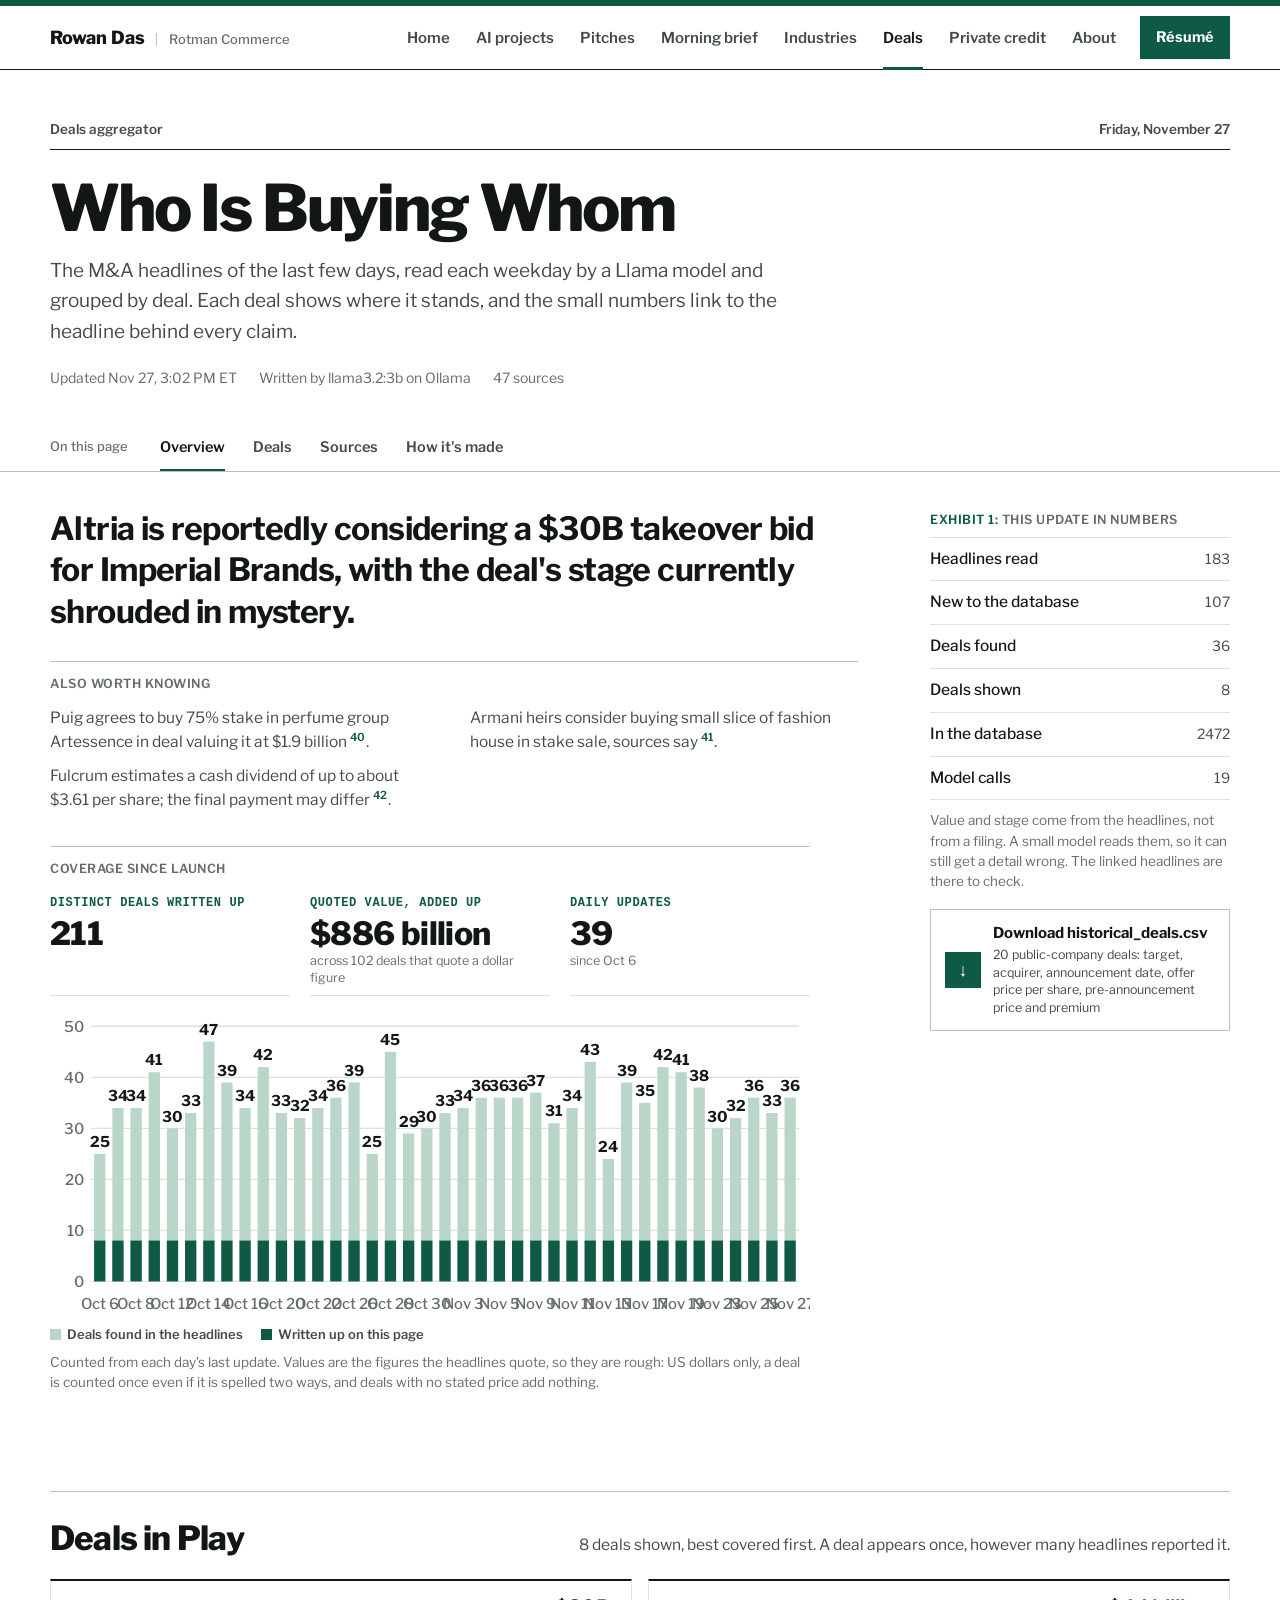
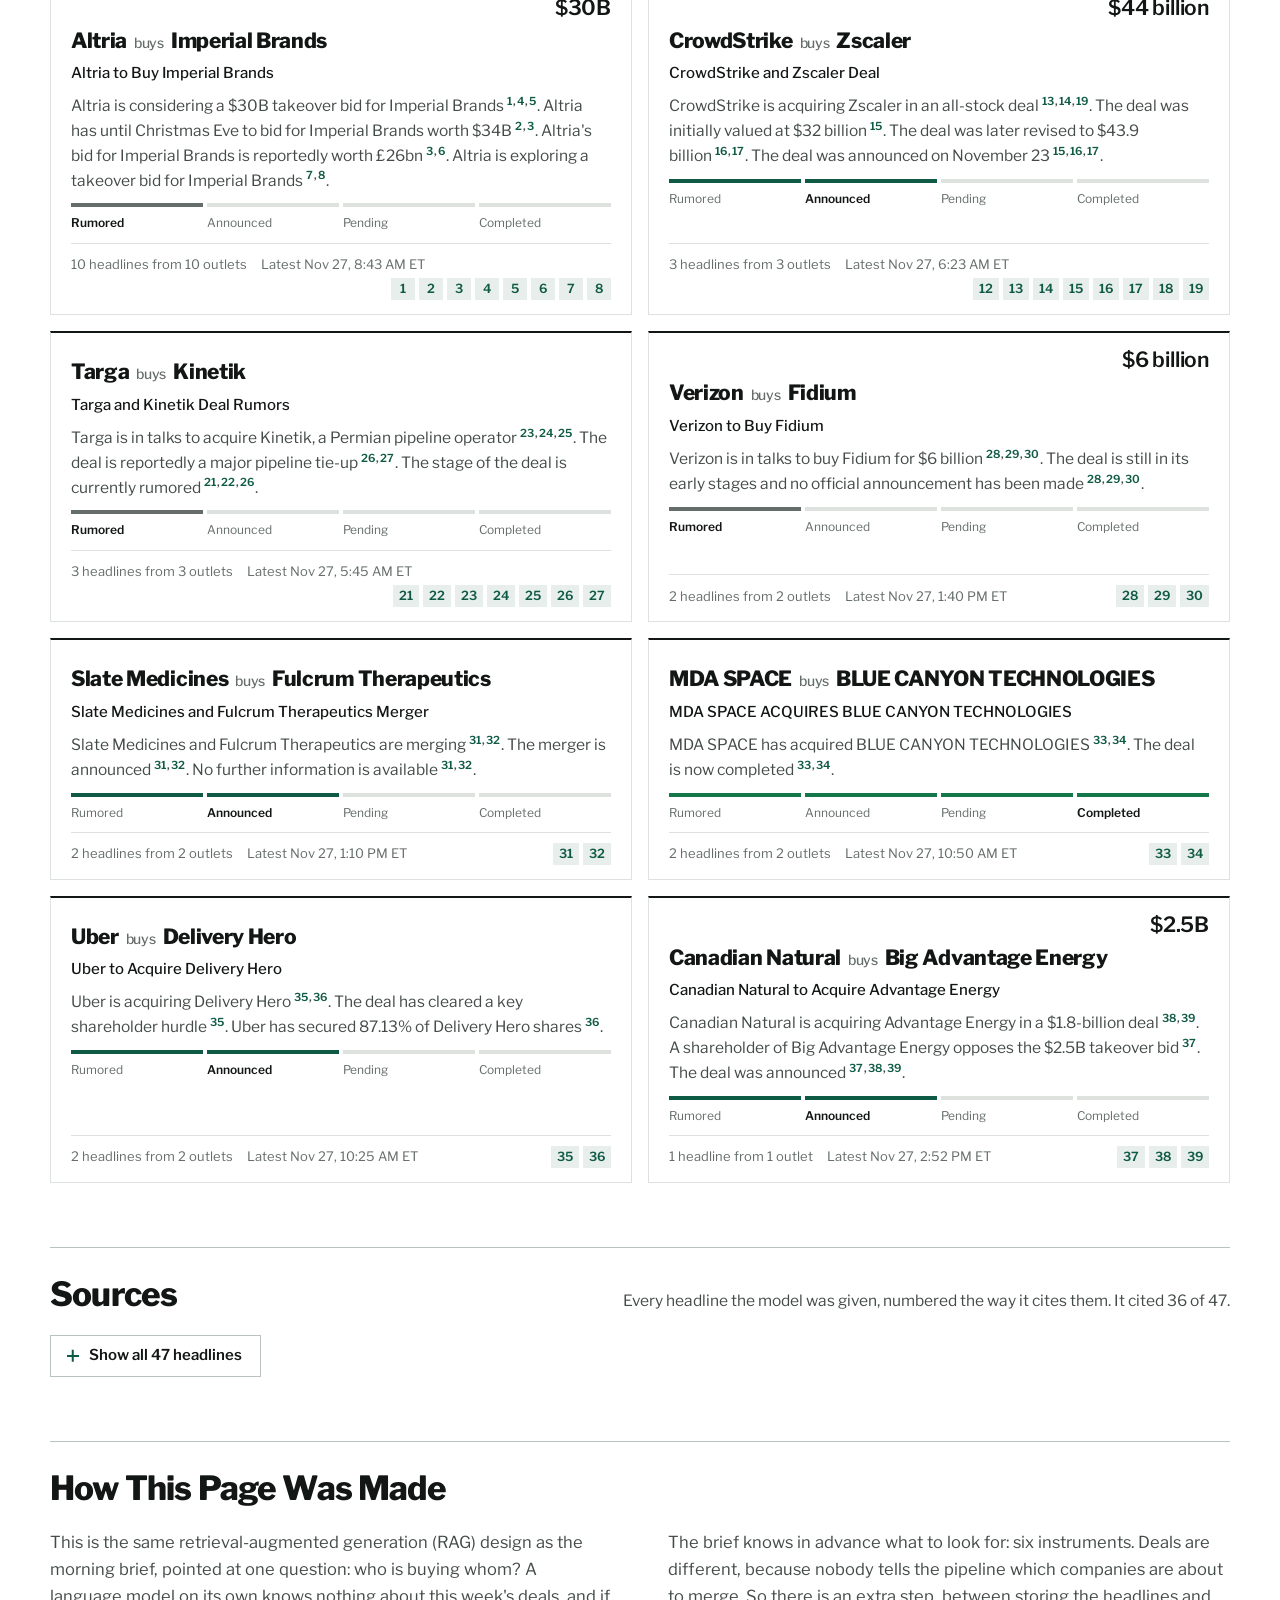
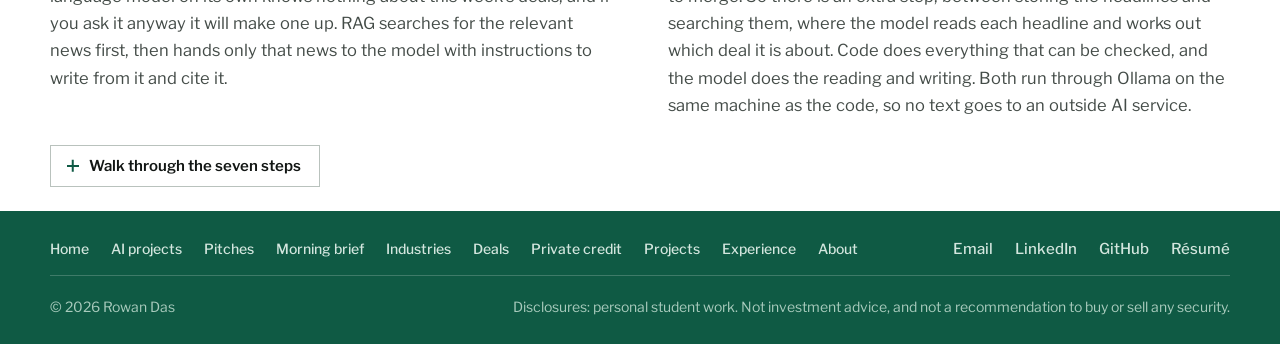
<file: deals.html>
<!doctype html>
<html lang="en">
<head>
<meta charset="utf-8">
<meta name="viewport" content="width=device-width, initial-scale=1">
<title>Deals | Rowan Das</title>
<meta name="description" content="A deals aggregator: M&A headlines read by a local Llama model, grouped by deal, with the stage of each deal and every source shown.">
<meta property="og:title" content="Deals | Rowan Das">
<meta property="og:description" content="Who is buying whom, and where each deal stands, with every claim linked to the headline behind it.">
<meta property="og:type" content="website">
<link rel="preconnect" href="https://fonts.googleapis.com">
<link rel="preconnect" href="https://fonts.gstatic.com" crossorigin>
<link href="https://fonts.googleapis.com/css2?family=Libre+Franklin:wght@400;500;600;700;800&display=swap" rel="stylesheet">
<link rel="icon" href="favicon.svg" type="image/svg+xml">
<link rel="icon" href="favicon.ico" sizes="any">
<link rel="apple-touch-icon" href="apple-touch-icon.png">
<link rel="stylesheet" href="styles.css">
</head>
<body>

<header class="site">
  <div class="wrap bar">
    <a class="mark" href="index.html">Rowan Das<span class="mark-sub">Rotman Commerce</span></a>
    <nav aria-label="Main">
      <a href="index.html">Home</a>
      <a href="ai-news.html">AI projects</a>
      <a href="pitches.html">Pitches</a>
      <a href="brief.html"><span class="nfull">Morning brief</span><span class="nshort" aria-hidden="true">Brief</span></a>
      <a href="industries.html">Industries</a>
      <a href="deals.html" aria-current="page">Deals</a>
      <a href="privatecredit.html">Private credit</a>
      <a href="index.html#about">About</a>
    </nav>
    <a class="cta" href="resume.pdf" data-resume>Résumé</a>
  </div>
</header>

<section class="ed-band">
  <div class="wrap">
    <p class="ed-kicker" id="edDate"><span>Deals aggregator</span></p>
    <h1 class="ed-h1">Who Is Buying Whom</h1>
    <p class="ed-dek">The M&amp;A headlines of the last few days, read each weekday by a Llama model and grouped by deal. Each deal shows where it stands, and the small numbers link to the headline behind every claim.</p>
    <p class="ed-byline" id="edByline"><span>Loading the latest update</span></p>
  </div>
</section>

<nav class="subnav" aria-label="On this page">
  <div class="wrap subnav-in">
    <span class="subnav-lbl">On this page</span>
    <a href="#today">Overview</a>
    <a href="#deals">Deals</a>
    <a href="#sources">Sources</a>
    <a href="#how">How it's made</a>
  </div>
</nav>

<main class="wrap">
<article class="ed">

  <div class="ed-top" id="today">
    <div class="ed-left">
      <div class="ed-body" id="edBody"></div>
      <section class="hist" id="edHist" aria-labelledby="histT" hidden>
        <p class="ed-label" id="histT">Coverage since launch</p>
        <dl class="hist-n" id="histN"></dl>
        <div class="hist-chart" id="histChart"></div>
        <p class="ed-note" id="histNote"></p>
      </section>
    </div>
    <aside class="ed-markets ed-glance" aria-label="This update">
      <p class="ed-label">This update in numbers</p>
      <table><tbody id="edGlance"></tbody></table>
      <p class="ed-note">Value and stage come from the headlines, not from a filing. A small model reads them, so it can still get a detail wrong. The linked headlines are there to check.</p>
      <a class="dl-card" href="historical_deals.csv" download>
        <span class="dl-ic" aria-hidden="true">&darr;</span>
        <span class="dl-tx"><b>Download historical_deals.csv</b><i>20 public-company deals: target, acquirer, announcement date, offer price per share, pre-announcement price and premium</i></span>
      </a>
    </aside>
  </div>

  <section class="ed-sec" id="deals" aria-labelledby="dealsTitle">
    <div class="ed-sechead">
      <h2 class="ed-h2" id="dealsTitle">Deals in Play</h2>
      <p id="dealsNote">The best covered deals first. A deal shows once, however many headlines reported it.</p>
    </div>
    <div class="dgrid" id="edDeals"></div>
  </section>

  <section class="ed-sec" id="sources" aria-labelledby="srcTitle">
    <div class="ed-sechead">
      <h2 class="ed-h2" id="srcTitle">Sources</h2>
      <p id="srcNote">Every headline the model was given, numbered the way it cites them.</p>
    </div>
    <details class="ed-fold" id="srcFold">
      <summary><span class="when-closed" id="srcShow">Show the source list</span><span class="when-open">Hide the source list</span></summary>
      <ol class="ed-srclist" id="edSources"></ol>
    </details>
  </section>

  <section class="ed-sec" id="how" aria-labelledby="howTitle">
    <div class="ed-sechead"><h2 class="ed-h2" id="howTitle">How This Page Was Made</h2></div>

    <div class="ed-intros">
    <p class="ed-intro">This is the same retrieval-augmented generation (RAG) design as the morning brief, pointed at one question: who is buying whom? A language model on its own knows nothing about this week's deals, and if you ask it anyway it will make one up. RAG searches for the relevant news first, then hands only that news to the model with instructions to write from it and cite it.</p>
    <p class="ed-intro">The brief knows in advance what to look for: six instruments. Deals are different, because nobody tells the pipeline which companies are about to merge. So there is an extra step, between storing the headlines and searching them, where the model reads each headline and works out which deal it is about. Code does everything that can be checked, and the model does the reading and writing. Both run through Ollama on the same machine as the code, so no text goes to an outside AI service.</p>
    </div>

    <details class="ed-fold" id="howFold">
      <summary><span class="when-closed">Walk through the seven steps</span><span class="when-open">Hide the steps</span></summary>
    <div class="ed-howgrid">
      <ol class="ed-steps" id="edSteps">
        <li class="ed-step" data-step="1">
          <p class="snum">Step 1</p>
          <h3>Pull Deal Headlines</h3>
          <p>Python reads Google News RSS feeds for twelve searches worded the way deal stories are worded: "agrees to acquire", "in talks to acquire", "antitrust review", "merger terminated" and so on. Between them they catch rumors, signed deals, regulatory reviews, closings and collapses. The code parses each item, drops anything older than 72 hours, strips the HTML out of the snippet and removes stories that came back under more than one search.</p>
          <p>Deals move more slowly than markets, so the window is three days, not one. Each story gets an ID made from a hash of its link, so the same article is never stored twice.</p>
          <div class="ed-code"><span class="c"># headlines.py</span>
"id": hashlib.sha1(link.encode()).hexdigest()[:16]</div>
          <p class="ed-run" id="run1"></p>
        </li>

        <li class="ed-step" data-step="2">
          <p class="snum">Step 2</p>
          <h3>Turn Each Headline Into a Vector</h3>
          <p>An embedding model, <code>nomic-embed-text</code>, reads each headline and its snippet and returns a list of 768 numbers. Those numbers work like coordinates: headlines that mean similar things land close together, even when they share no words. "Buyout talks with Acme" and "Acme nears sale to private equity" end up neighbours. That is what lets later steps search by meaning instead of keywords.</p>
          <div class="ed-code"><span class="c"># llm.py: Ollama serves the model on this machine</span>
POST localhost:11434/api/embed
{"model": "nomic-embed-text",
 "input": ["search_document: Buyer agrees to acquire Target ..."]}</div>
          <p class="ed-run" id="run2"></p>
        </li>

        <li class="ed-step" data-step="3">
          <p class="snum">Step 3</p>
          <h3>Store Them in a Vector Database</h3>
          <p>The vectors go into Chroma, a vector database saved as files next to the code. Each entry keeps its vector, its text, and the title, source, link and publish time. Headlines stay for 30 days, because a deal plays out over weeks.</p>
          <p>This is the memory of the system. The language model never changes and never learns from these runs. What grows is the database, so today's note can draw on the story that first reported a deal two weeks ago, long after the three-day fetch window has moved on.</p>
          <p class="ed-run" id="run3"></p>
        </li>

        <li class="ed-step" data-step="4">
          <p class="snum">Step 4</p>
          <h3>Find the Deals in the Headlines</h3>
          <p>The model reads the headlines ten at a time and returns, for each one that reports a deal, the buyer, the target and the value, in a JSON shape Ollama enforces. A model this small will sometimes invent a company, swap buyer and target, or make up a number, so the code doesn't take its word. Every name has to appear in the headline text, and so does the value, or the record is dropped.</p>
          <p>The records that survive are grouped, so five headlines about one takeover become one deal. If the headlines disagree about who is buying, the majority wins. The stage comes from the words in the newest clear headline ("agrees to acquire", "completes", "called off", "regulators"), because in testing the small model called almost every deal completed. Here is what was found this time, with the headlines each deal was read from:</p>
          <div class="ed-rtab" id="edDetect"></div>
          <p class="ed-run" id="run4"></p>
        </li>

        <li class="ed-step" data-step="5">
          <p class="snum">Step 5</p>
          <h3>Search the Database for Each Deal</h3>
          <p>For each deal the code writes a plain-English question in the words a headline would use, embeds it the same way, and asks Chroma for the six closest headlines from the last 30 days. Closeness is cosine similarity: 1 means the same meaning, 0 means unrelated.</p>
          <p>A vector search always returns its nearest results, even when nothing is actually near, so anything below a similarity cutoff is thrown away. So is any hit that names neither company, because to an embedding model every merger headline sounds a little like every other one. These were this update's searches:</p>
          <div class="ed-rtab" id="edRetrieval"></div>
        </li>

        <li class="ed-step" data-step="6">
          <p class="snum">Step 6</p>
          <h3>Build One Prompt per Deal</h3>
          <p>Each deal gets its own prompt with only its headlines, up to eight: the ones that revealed it plus whatever the search found, numbered the same way as the source list. A small local model stays on topic far better with a handful of relevant headlines than with a hundred mixed ones.</p>
          <p>The rules come first: use only these headlines, ignore any that are about other deals, cite by number, match the stage the code decided, and say so when nothing is new. A pinned deal with no coverage skips the model, and the page says there is nothing to report.</p>
          <div class="ed-code" id="code6"><span class="c"># one of this update's prompts</span>
Deal: Buyer and Target.

Headlines:
[4] Reuters, Oct 5 09:12 AM ET: Buyer to acquire Target ...</div>
          <p class="ed-run" id="run6"></p>
        </li>

        <li class="ed-step" data-step="7">
          <p class="snum">Step 7</p>
          <h3>Write in a Fixed Shape, Then Check</h3>
          <p>A Llama model running on Ollama answers each prompt at a low temperature, in a JSON shape Ollama enforces with a schema: a subheading of up to eight words, then two to four sentences, each with the numbers of the headlines that say it. The deal value, the stage and the article counts come from the code, so the model never retypes a number.</p>
          <p>A last call reads the deal summaries and writes the headline sentence at the top, then picks up to three other deals worth knowing, from headlines that aren't about the deals shown. Finally the code checks every source number against that deal's own headlines, removes any that point somewhere else, and drops a sentence that is left with no source. That catches invented citations, though it can't prove a source supports its sentence, so the sources are listed above to check.</p>
          <div class="ed-code"><span class="c"># final.py: Ollama holds the reply to this shape</span>
"format": {"type": "object",
           "properties": {"headline": {"type": "string"},
                          "sentences": [{"text": "...", "sources": [3, 7]}]},
           "required": ["headline", "sentences"]}</div>
          <p class="ed-run" id="run7"></p>
        </li>
      </ol>

      <figure class="ed-fig" id="figHost" hidden aria-label="Figure: headlines in embedding space"></figure>
    </div>

    <p class="ed-where" id="edWhere">A GitHub Actions job runs the pipeline each weekday at about 7:15 AM Eastern. It installs Ollama on a fresh machine, downloads a small Llama model and the embedding model, runs the same Python, and commits the new deals file and the vector database to this site's repository, which redeploys the page. Models are set by environment variables, so the same code runs with a bigger model on a laptop. A deal can also be pinned to a watchlist file, so it stays on the page on days when nobody writes about it.</p>
    </details>
  </section>
</article>
</main>

<footer class="dark">
  <div class="wrap">
    <div class="fnav">
      <nav aria-label="Site">
        <a href="index.html">Home</a>
        <a href="ai-news.html">AI projects</a>
        <a href="pitches.html">Pitches</a>
        <a href="brief.html">Morning brief</a>
        <a href="industries.html">Industries</a>
        <a href="deals.html">Deals</a>
        <a href="privatecredit.html">Private credit</a>
        <a href="index.html#projects">Projects</a>
        <a href="index.html#experience">Experience</a>
        <a href="index.html#about">About</a>
      </nav>
      <p class="fcontact">
        <a data-contact="email" href="mailto:rowanamlan@gmail.com">Email</a>
        <a data-contact="linkedin" href="https://www.linkedin.com/in/dasrowan" target="_blank" rel="noopener">LinkedIn</a>
        <a data-contact="github" href="https://github.com/Amlan-Das" target="_blank" rel="noopener">GitHub</a>
        <a href="resume.pdf" data-resume>Résumé</a>
      </p>
    </div>
    <div class="foot">
      <p>&copy; 2026 Rowan Das</p>
      <p>Disclosures: personal student work. Not investment advice, and not a recommendation to buy or sell any security.</p>
    </div>
  </div>
</footer>

<script src="data.js"></script>
<script src="common.js"></script>
<script src="rag-figure.js"></script>
<script src="deals-history.js"></script>
<script>
// Everything below reads deals.json, which the Python pipeline in deals/ writes each weekday morning.
(function () {
  const $ = (id) => document.getElementById(id);
  const fmtVal = (v) => esc(v);
  const plural = (n, one, many) => n + " " + (n === 1 ? one : many);
  const STEPS = ["Rumored", "Announced", "Pending approval", "Completed"];

  function dealCard(d) {
    const quiet = d.stage === "No recent news";
    const at = STEPS.indexOf(d.stage);
    const stepper = at < 0 ? "" :
      '<div class="stepper" aria-hidden="true">' + STEPS.map((_, i) => '<i class="' + (i <= at ? "on" : "") + '"></i>').join("") + "</div>" +
      '<div class="steplabels" aria-hidden="true">' + STEPS.map((s, i) => '<span class="' + (i === at ? "on" : "") + '">' + (s === "Pending approval" ? "Pending" : s) + "</span>").join("") + "</div>";
    const foot = [];
    if (d.articles) foot.push("<span>" + plural(d.articles, "headline", "headlines") + " from " + plural(d.outlets, "outlet", "outlets") + "</span>");
    if (d.latest) foot.push("<span>Latest " + etTime(d.latest, true) + "</span>");
    if ((d.sources || []).length) foot.push('<span class="deal-srcs" aria-label="Sources">' + d.sources.map((n) => '<a href="#s' + n + '">' + n + "</a>").join("") + "</span>");
    return '<article class="deal' + (quiet ? " quiet" : "") + '" data-stage="' + esc(d.stage) + '">' +
      '<div class="deal-top"><div class="left">' + (d.pinned ? '<span class="chip soft">Pinned</span>' : "") + "</div>" +
        (d.value ? '<span class="deal-val">' + fmtVal(d.value) + "</span>" : "") + "</div>" +
      "<h3>" + esc(d.acquirer) + '<span class="to">buys</span>' + esc(d.target) + "</h3>" +
      '<p class="deal-sub">' + esc(d.headline || "") + "</p>" +
      '<p class="deal-body">' + citeHtml(d.body || "") + "</p>" +
      stepper +
      '<div class="deal-foot">' + foot.join("") + "</div>" +
    "</article>";
  }

  function render(d) {
    const sources = d.sources || [], deals = d.deals || [], retrieval = d.retrieval || [], st = d.stats || {};
    const cited = new Set(d.cited || []);
    const byN = {}; sources.forEach((s) => (byN[s.n] = s));

    if (d.date) $("edDate").innerHTML = "<span>Deals aggregator</span><span>" + esc(d.date) + "</span>";
    $("edByline").innerHTML = "<span>Updated " + etTime(d.generated_at, true) + "</span><span>Written by " + esc(d.model || "a Llama model") + " on Ollama</span><span>" + plural(sources.length, "source", "sources") + "</span>";

    // Top of the page: one sentence on the day, then other deals worth knowing
    $("edBody").innerHTML = '<p class="ed-lede ed-lede-big">' + citeHtml(d.lede || "") + "</p>" +
      ((d.also || []).length
        ? '<div class="ed-also"><p class="ed-label">Also worth knowing</p><div class="ed-alsolist">' + d.also.map((a) => "<p>" + citeHtml(a.note) + "</p>").join("") + "</div></div>" : "");

    const row = (k, v) => '<tr><td>' + k + '</td><td class="num">' + (v == null ? "-" : v) + "</td></tr>";
    $("edGlance").innerHTML =
      row("Headlines read", st.headlines_fetched) + row("New to the database", st.headlines_new) +
      row("Deals found", st.deals_found) + row("Deals shown", st.deals_shown) +
      row("In the database", st.index_size) + row("Model calls", st.llm_calls);

    $("edDeals").innerHTML = deals.length ? deals.map(dealCard).join("")
      : '<p class="ed-intro">No deals could be pulled out of the headlines in this update. The stories themselves are listed below.</p>';
    $("dealsNote").textContent = deals.length
      ? plural(deals.length, "deal", "deals") + " shown, best covered first. A deal appears once, however many headlines reported it."
      : "Nothing to show yet.";

    $("edSources").innerHTML = sources.map((s) =>
      '<li class="ed-src' + (cited.has(s.n) ? "" : " uncited") + '" id="s' + s.n + '"><span class="n">' + s.n + "</span><span>" +
      '<a href="' + esc(s.link) + '" target="_blank" rel="noopener">' + esc(s.title) + "</a>" +
      '<span class="meta">' + esc(s.source) + ", " + etTime(s.published, true) + (cited.has(s.n) ? "" : ", not cited") + "</span></span></li>"
    ).join("");
    $("srcNote").textContent = "Every headline the model was given, numbered the way it cites them. It cited " + cited.size + " of " + sources.length + ".";
    $("srcShow").textContent = "Show all " + sources.length + " headlines";

    // Step 4: what was found, and which headlines each deal was read from
    $("edDetect").innerHTML = deals.map((x) => {
      const found = (x.found || []);
      return '<div class="ed-rrow"><span class="mv">' + esc(x.acquirer) + " / " + esc(x.target) + '</span><div class="ed-found">' +
        (found.length ? "Read from " + found.map((f) => '<a href="#s' + f.n + '">' + f.n + "</a>").join("") + " as " + esc(x.stage)
          : (x.pinned ? "Pinned. No headline mentioned it." : "")) + "</div></div>";
    }).join("");

    // Step 5: the searches
    $("edRetrieval").innerHTML = retrieval.map((r) =>
      '<div class="ed-rrow"><span class="mv">' + esc(r.deal) + '</span><div><span class="q">"' + esc(r.query) + '"</span>' +
      (r.hits.length ? r.hits.map((h) => '<div class="ed-hit"><a class="n" href="#s' + h.n + '">' + h.n + '</a><span class="s">' + h.similarity.toFixed(2) + '</span><span class="t">' + esc((byN[h.n] || {}).title || "") + "</span></div>").join("")
        : '<div class="ed-hit"><span></span><span></span><span class="t">Nothing passed the cutoff.</span></div>') + "</div></div>"
    ).join("");

    const hits = retrieval.reduce((a, r) => a + r.hits.length, 0);
    const prompts = deals.filter((x) => (x.sources || []).length).length;
    $("run1").innerHTML = "This update: <b>" + (st.headlines_fetched ?? "-") + "</b> headlines after parsing and de-duplicating.";
    $("run2").innerHTML = "This update: <b>" + (st.headlines_new ?? "-") + "</b> new headlines embedded with " + esc(d.embed_model || "nomic-embed-text") + ".";
    $("run3").innerHTML = "The store now holds <b>" + (st.index_size ?? "-") + "</b> searchable headlines.";
    $("run4").innerHTML = "This update: <b>" + (st.extraction_calls ?? "-") + "</b> calls read <b>" + (st.headlines_fetched ?? "-") + "</b> headlines and found <b>" + (st.deals_found ?? "-") + "</b> deals. The <b>" + deals.length + "</b> best covered are shown.";
    $("run6").innerHTML = "This update: <b>" + hits + "</b> matches across " + plural(retrieval.length, "search", "searches") + ", written into <b>" + prompts + "</b> focused prompts.";
    $("run7").innerHTML = "This update: <b>" + (st.llm_calls ?? "-") + "</b> calls to " + esc(d.model || "") + " in all, <b>" + cited.size + "</b> of " + sources.length + " sources cited. " +
      ((d.invalid_citations || []).length ? '<span class="down">Removed citations that pointed to the wrong headline: ' + d.invalid_citations.join(", ") + ".</span>" : "No citations had to be removed.");

    // A real prompt from this update (first three headlines, trimmed)
    if (d.example_prompt) {
      const lines = d.example_prompt.split("\n").filter((l) => !/^\s{4}/.test(l) && !/^Write the/.test(l));
      const cut = []; let heads = 0;
      for (const l of lines) { if (/^\[\d+\]/.test(l) && ++heads > 3) { cut.push("..."); break; } cut.push(l.length > 92 ? l.slice(0, 92).trimEnd() + " ..." : l); }
      $("code6").innerHTML = '<span class="c"># one of this update\'s prompts</span>\n' + esc(cut.join("\n").trim());
    }

    initFigure(d);
    initDealSteps();
    goToHash();
  }

  citeHover();
  initPageNav();

  let setStep = () => {};
  const initDealSteps = () => initSteps($("edSteps"), (n) => setStep(n));

  // Fig. 1: headlines in embedding space (rag-figure.js)
  function initFigure(d) {
    const short = (r) => r.deal.split(" / ")[0];
    const fig = RagFigure.mount($("figHost"), {
      noun: "deal",
      groups: (d.retrieval || []).map((r) => ({ name: r.deal, label: short(r), query: r.query, hits: r.hits })),
      sources: d.sources, cited: d.cited,
      steps: [
        { label: "raw text", mode: "raw", note: "Each dot is a headline, still just text from the feed. Scroll on to watch it become a vector." },
        { label: "embed", mode: "embed", note: "The embedding model moves every headline to a point in space. Similar stories pull together." },
        { label: "store", mode: "store", note: "Stored in Chroma, headlines about the same company or deal sit near each other while unrelated stories drift apart." },
        { label: "find deals", mode: "store", note: "The model reads each headline for a buyer and a target. Headlines that describe the same deal are grouped into one." },
        { label: "search", mode: "search" },
        { label: "prompt", mode: "prompt", note: "Only the retrieved headlines leave the database. Each gets a number, and each deal's prompt holds just its own." },
        { label: "write", mode: "write", note: "The model writes from the numbered list. Blue sources were cited in the update." }
      ]
    });
    setStep = fig.setStep;
  }

  fetch("deals.json", { cache: "no-store" })
    .then((r) => { if (!r.ok) throw new Error(r.status); return r.json(); })
    .then(render)
    .catch(() => {
      $("edByline").innerHTML = "<span>No update has been published yet. Check back on a weekday morning.</span>";
      $("edBody").innerHTML = '<p class="ed-lede ed-lede-big">The first update is on its way.</p>';
      $("edGlance").innerHTML = "";
      document.querySelector(".ed-markets").hidden = true;
      $("deals").hidden = true; $("sources").hidden = true;
      document.querySelectorAll('.subnav a[href="#deals"], .subnav a[href="#sources"]').forEach((a) => (a.hidden = true));
      initDealSteps();
    });
})();
</script>
</body>
</html>
</file>
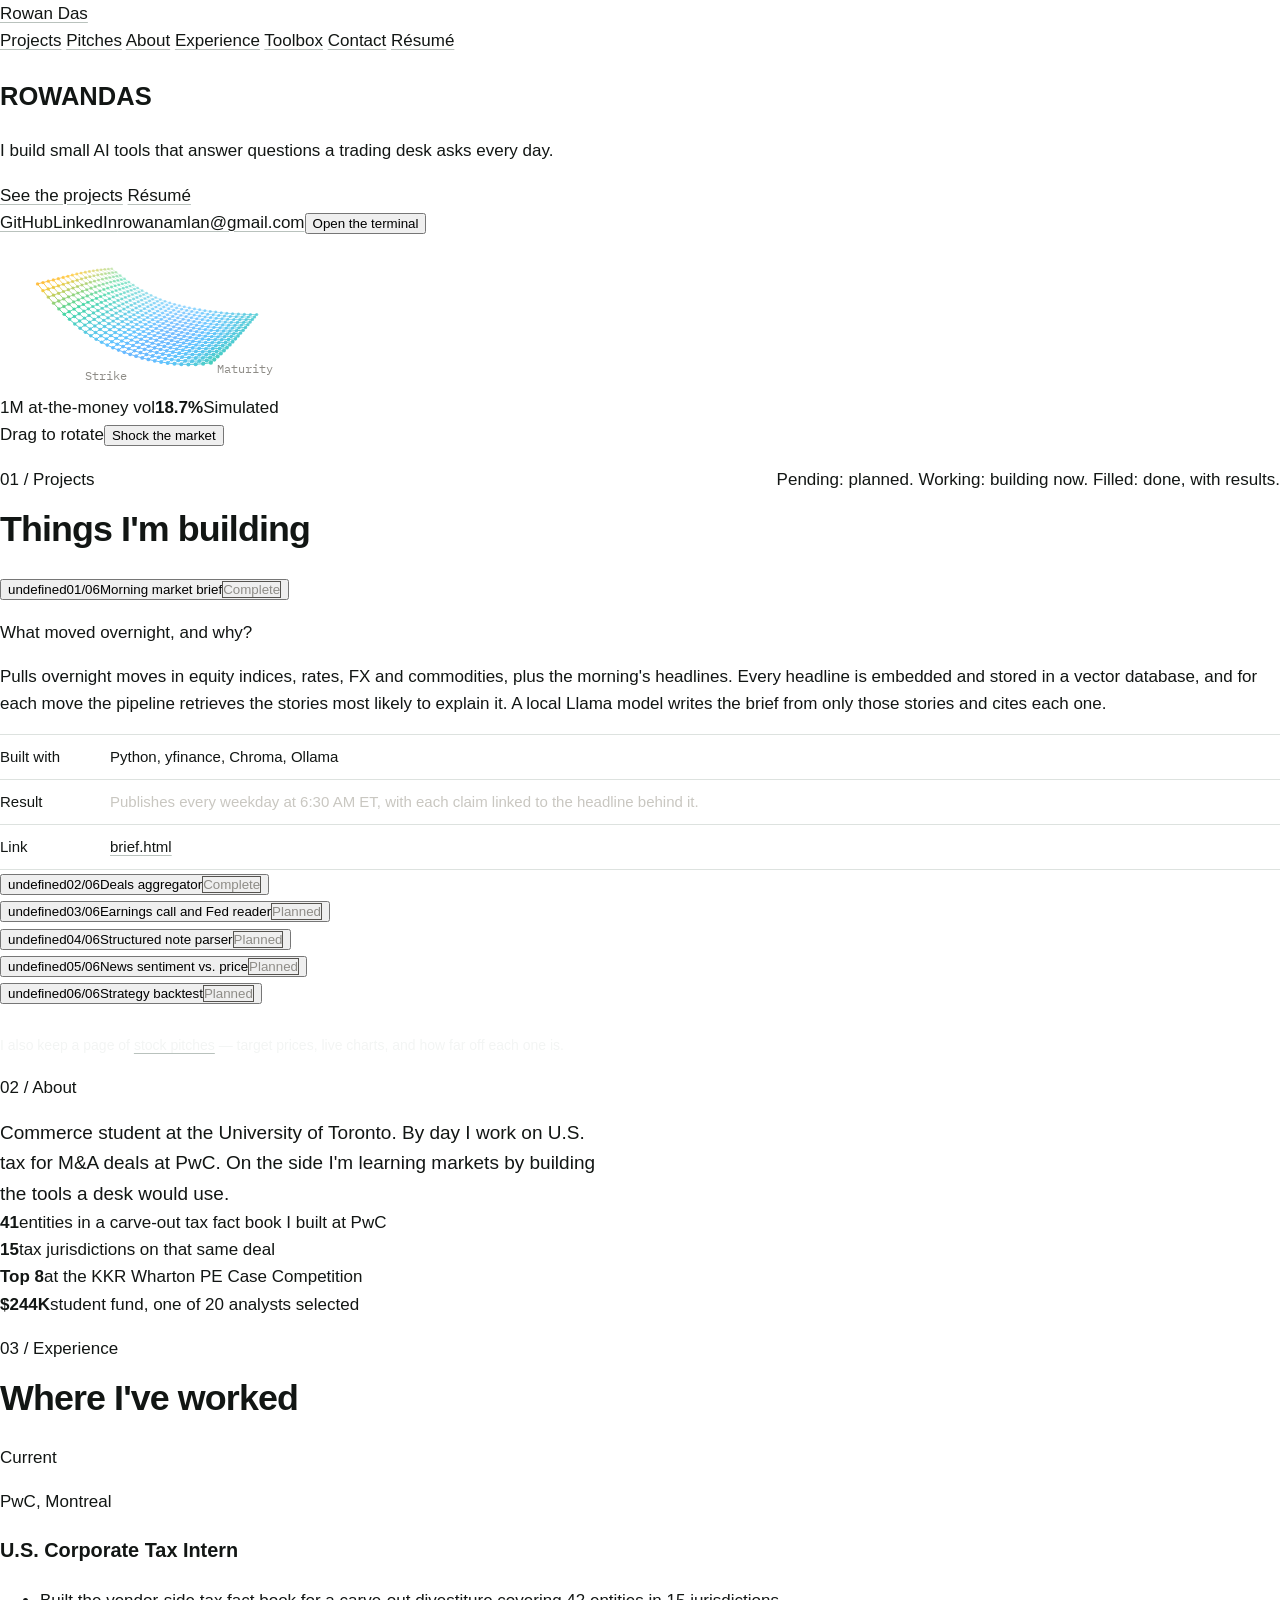
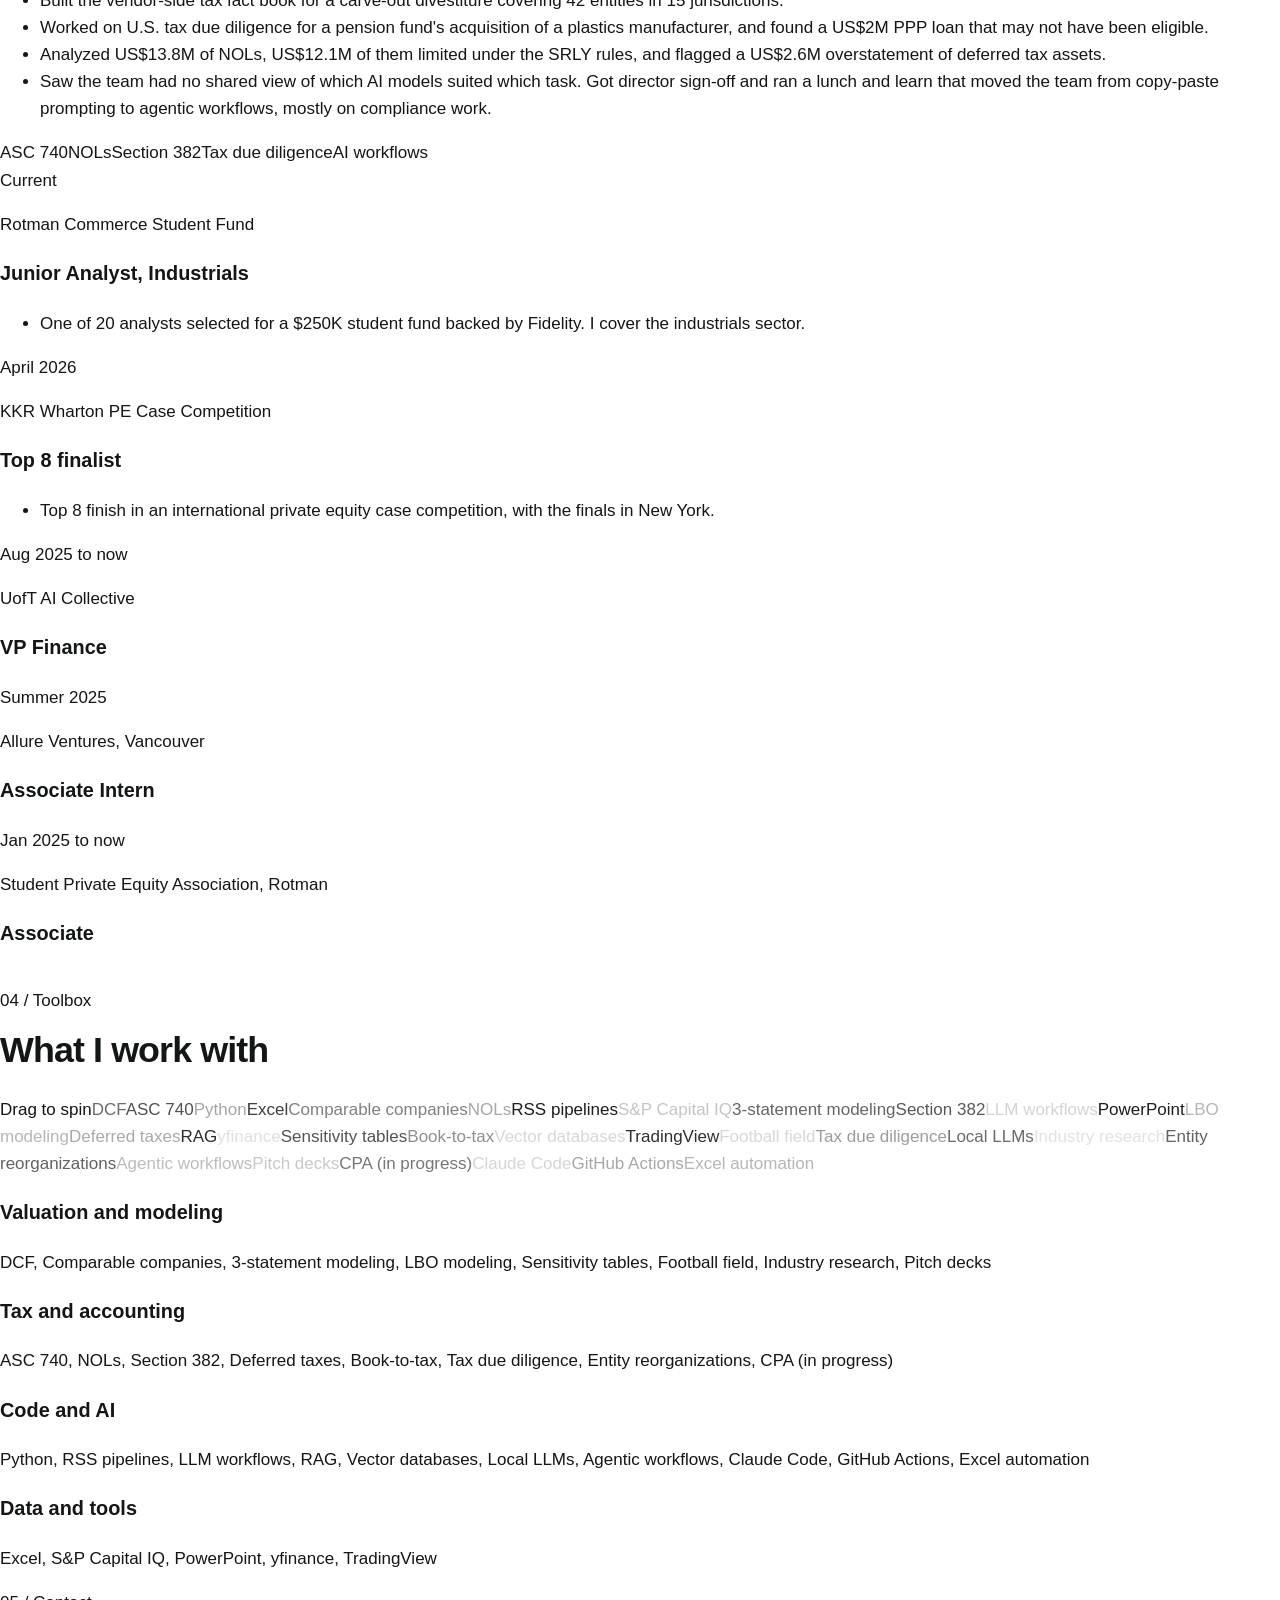
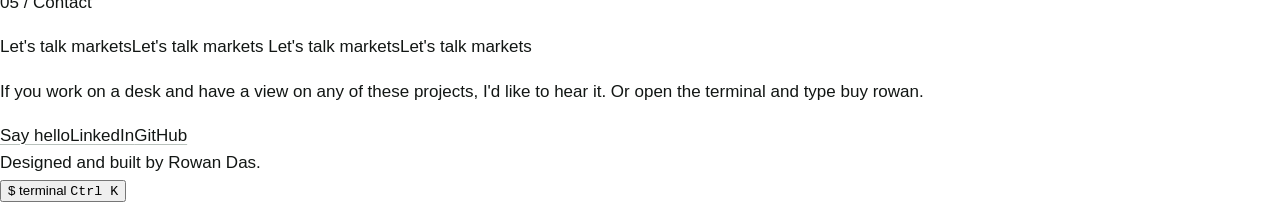
<file: index (1).html>
<!doctype html>
<html lang="en">
<head>
<meta charset="utf-8">
<meta name="viewport" content="width=device-width, initial-scale=1">
<title>Rowan Das</title>
<meta name="description" content="Rowan Das builds small AI tools that answer questions a trading desk asks every day.">
<link rel="preconnect" href="https://fonts.googleapis.com">
<link rel="preconnect" href="https://fonts.gstatic.com" crossorigin>
<link href="https://fonts.googleapis.com/css2?family=Archivo:wdth,wght@62..125,400..900&family=IBM+Plex+Mono:wght@400;500&family=IBM+Plex+Sans:wght@400;500;600&display=swap" rel="stylesheet">
<link rel="stylesheet" href="styles.css">
</head>
<body>

<div class="tapewrap mono" aria-label="Background ticker"><div class="tape" id="tape"></div></div>

<header class="pad mono">
  <a href="#top">Rowan Das</a>
  <nav aria-label="Main">
    <a href="#projects">Projects</a>
    <a href="pitches.html" class="wide">Pitches</a>
    <a href="#about" class="wide">About</a>
    <a href="#experience" class="wide">Experience</a>
    <a href="#toolbox" class="wide">Toolbox</a>
    <a href="#contact" class="wide">Contact</a>
    <a href="resume.pdf" class="resume" data-resume>Résumé</a>
  </nav>
</header>

<main>
<section id="top" class="pad">
  <div class="hero">
    <div class="herotext">
      <h1 class="name display" id="name" aria-label="Rowan Das"></h1>
      <div class="herofoot">
        <p class="pitch display">I build small AI tools that answer questions a trading desk asks every day.</p>
        <div class="cta mono">
          <div class="buttons">
            <a class="pill solid" href="#projects">See the projects</a>
            <a class="pill" href="resume.pdf" data-resume>Résumé</a>
          </div>
          <div class="links" id="heroLinks"></div>
        </div>
      </div>
    </div>
    <div class="surface" id="surfacebox">
      <canvas id="surface" role="img" aria-label="A 3D implied volatility surface that rotates and reacts when shocked"></canvas>
      <div class="readout mono"><span>1M at-the-money vol</span><strong id="atm">--</strong><span>Simulated</span></div>
      <div class="controls mono"><span>Drag to rotate</span><button class="pill" id="shock" type="button">Shock the market</button></div>
    </div>
  </div>
</section>

<section id="projects" class="pad block">
  <div class="sechead">
    <div>
      <p class="secnum mono">01 / Projects</p>
      <h2 class="display">Things I'm building</h2>
    </div>
    <p class="legend mono">Pending: planned. Working: building now. Filled: done, with results.</p>
  </div>
  <div class="list" id="list"></div>
  <p class="mono" style="margin-top:28px;font-size:14px;color:var(--soft)">I also keep a page of <a href="pitches.html">stock pitches</a> — target prices, live charts, and how far off each one is.</p>
</section>

<section id="about" class="pad block">
  <p class="secnum mono">02 / About</p>
  <p class="statement display">Commerce student at the University of Toronto. By day I work on U.S. tax for M&amp;A deals at PwC. On the side I'm learning markets by building the tools a desk would use.</p>
  <div class="stats">
    <div class="stat"><strong data-count="42">42</strong><span>entities in a carve-out tax fact book I built at PwC</span></div>
    <div class="stat"><strong data-count="15">15</strong><span>tax jurisdictions on that same deal</span></div>
    <div class="stat"><strong data-count="8" data-prefix="Top ">Top 8</strong><span>at the KKR Wharton PE Case Competition</span></div>
    <div class="stat"><strong data-count="250" data-prefix="$" data-suffix="K">$250K</strong><span>student fund, one of 20 analysts selected</span></div>
  </div>
</section>

<section id="experience" class="pad block">
  <div class="sechead">
    <div>
      <p class="secnum mono">03 / Experience</p>
      <h2 class="display">Where I've worked</h2>
    </div>
  </div>
  <div class="jobs">
    <article class="job reveal">
      <div class="when mono">Current</div>
      <div>
        <p class="org">PwC, Montreal</p>
        <h3>U.S. Corporate Tax Intern</h3>
        <ul>
          <li>Built the vendor-side tax fact book for a carve-out divestiture covering 42 entities in 15 jurisdictions.</li>
          <li>Worked on U.S. tax due diligence for a pension fund's acquisition of a plastics manufacturer, and found a US$2M PPP loan that may not have been eligible.</li>
          <li>Analyzed US$13.8M of NOLs, US$12.1M of them limited under the SRLY rules, and flagged a US$2.6M overstatement of deferred tax assets.</li>
          <li>Saw the team had no shared view of which AI models suited which task. Got director sign-off and ran a lunch and learn that moved the team from copy-paste prompting to agentic workflows, mostly on compliance work.</li>
        </ul>
        <div class="tags mono"><span>ASC 740</span><span>NOLs</span><span>Section 382</span><span>Tax due diligence</span><span>AI workflows</span></div>
      </div>
    </article>
    <article class="job reveal">
      <div class="when mono">Current</div>
      <div>
        <p class="org">Rotman Commerce Student Fund</p>
        <h3>Junior Analyst, Industrials</h3>
        <ul>
          <li>One of 20 analysts selected for a $250K student fund backed by Fidelity. I cover the industrials sector.</li>
        </ul>
      </div>
    </article>
    <article class="job reveal">
      <div class="when mono">April 2026</div>
      <div>
        <p class="org">KKR Wharton PE Case Competition</p>
        <h3>Top 8 finalist</h3>
        <ul>
          <li>Top 8 finish in an international private equity case competition, with the finals in New York.</li>
        </ul>
      </div>
    </article>
    <article class="job reveal">
      <div class="when mono">Aug 2025 to now</div>
      <div>
        <p class="org">UofT AI Collective</p>
        <h3>VP Finance</h3>
      </div>
    </article>
    <article class="job reveal">
      <div class="when mono">Summer 2025</div>
      <div>
        <p class="org">Allure Ventures, Vancouver</p>
        <h3>Associate Intern</h3>
      </div>
    </article>
    <article class="job reveal">
      <div class="when mono">Jan 2025 to now</div>
      <div>
        <p class="org">Student Private Equity Association, Rotman</p>
        <h3>Associate</h3>
      </div>
    </article>
  </div>
</section>

<section id="toolbox" class="pad block">
  <div class="sechead">
    <div>
      <p class="secnum mono">04 / Toolbox</p>
      <h2 class="display">What I work with</h2>
    </div>
  </div>
  <div class="toolbox">
    <div class="sphere" id="sphere" aria-hidden="true"><span class="hint mono">Drag to spin</span></div>
    <div class="groups" id="groups"></div>
  </div>
</section>

<section id="contact">
  <p class="secnum mono pad">05 / Contact</p>
  <div class="bigtape display" aria-hidden="true">
    <div>
      <span>Let's talk markets</span><span class="outline">Let's talk markets</span>
      <span>Let's talk markets</span><span class="outline">Let's talk markets</span>
    </div>
  </div>
  <div class="contactrow pad">
    <p>If you work on a desk and have a view on any of these projects, I'd like to hear it. Or open the terminal and type <span class="mono">buy rowan</span>.</p>
    <div class="links mono" id="contactLinks"></div>
  </div>
</section>
</main>

<footer class="pad mono">Designed and built by Rowan Das.</footer>

<button class="termfab mono" id="termOpen" type="button" aria-haspopup="dialog" aria-controls="term">$ terminal <kbd>Ctrl K</kbd></button>
<div class="term mono" id="term" role="dialog" aria-label="Terminal" hidden>
  <div class="termbar"><span>rowan@desk</span><button type="button" id="termClose" aria-label="Close terminal">✕</button></div>
  <div class="termout" id="termOut" aria-live="polite"></div>
  <form class="termin" id="termForm"><label for="termIn">$</label><input id="termIn" type="text" autocomplete="off" autocapitalize="off" spellcheck="false" aria-label="Type a command"></form>
</div>

<script src="data.js"></script>
<script src="common.js"></script>
<script>
// Contact links
(function () {
  const linkedin = '<a href="' + esc(CONTACT.linkedin) + '" target="_blank" rel="noopener">LinkedIn</a>';
  const github = '<a href="' + esc(CONTACT.github) + '" target="_blank" rel="noopener">GitHub</a>';
  const email = '<a href="mailto:' + esc(CONTACT.email) + '">' + esc(CONTACT.email) + "</a>";
  document.getElementById("heroLinks").innerHTML = github + linkedin + email + '<button type="button" data-term>Open the terminal</button>';
  document.getElementById("contactLinks").innerHTML = '<a class="pill solid" href="mailto:' + esc(CONTACT.email) + '">Say hello</a>' + linkedin + github;
})();


// Name, flipping like a trading board
(function () {
  const target = "ROWAN DAS";
  const glyphs = "ABCDEFGHKMNPRSTVWXYZ0123456789$%";
  const pal = PROJECTS.map((p) => p.color);
  const h1 = document.getElementById("name");
  const spans = [];
  target.split(" ").forEach((word) => {
    const w = document.createElement("span");
    w.className = "word";
    w.setAttribute("aria-hidden", "true");
    word.split("").forEach((c) => {
      const s = document.createElement("span");
      s.textContent = c;
      w.appendChild(s);
      spans.push({ el: s, c: c });
    });
    h1.appendChild(w);
  });
  if (reduceMotion) return;
  let f = 0;
  const timer = setInterval(() => {
    f++;
    spans.forEach((sp, i) => {
      const s = sp.el, c = sp.c;
      if (f >= 6 + i * 3) { s.textContent = c; s.style.color = ""; }
      else { s.textContent = glyphs[(f * 7 + i * 13) % glyphs.length]; s.style.color = pal[(f + i) % pal.length]; }
    });
    if (f > 40) clearInterval(timer);
  }, 45);
})();

// 3D implied volatility surface
(function () {
  const el = document.getElementById("surface");
  const atmEl = document.getElementById("atm");
  const shockBtn = document.getElementById("shock");
  const ctx = el.getContext("2d");
  const NK = 30, NT = 18;
  const hex = (c) => [1, 3, 5].map((i) => parseInt(c.slice(i, i + 2), 16));
  const stops = [[0, "#C26EFF"], [0.25, "#61C3FF"], [0.5, "#3CD6A0"], [0.75, "#FFC730"], [1, "#FF8F42"]].map(([p, c]) => [p, hex(c)]);
  const rgb = (u) => {
    u = Math.max(0, Math.min(1, u));
    for (let i = 1; i < stops.length; i++) {
      if (u <= stops[i][0]) {
        const [p0, a] = stops[i - 1], [p1, b] = stops[i], f = (u - p0) / (p1 - p0);
        return [a[0] + (b[0] - a[0]) * f, a[1] + (b[1] - a[1]) * f, a[2] + (b[2] - a[2]) * f];
      }
    }
    return stops[stops.length - 1][1];
  };

  // Vol model. k runs from low strikes (-1) to high strikes (1); t from short-dated (0) to long-dated (1).
  // A smile that flattens with maturity, downside skew, a gentle term structure, some drift,
  // and a shock that lifts short-dated vol the most, like a real vol spike.
  let shock = 0;
  const vol = (k, t, s) =>
    0.17 + 0.16 * k * k * (1 - 0.55 * t) - 0.07 * k * (1 - 0.4 * t) + 0.03 * t
    + 0.012 * Math.sin(s * 0.9 + k * 2.2 + t * 3.1) + 0.008 * Math.sin(s * 1.7 - k * 3.4)
    + shock * (0.22 * Math.pow(1 - t, 1.6) + 0.05);

  let w = 0, h = 0, S = 1;
  const size = () => {
    const dpr = window.devicePixelRatio || 1;
    w = el.clientWidth; h = el.clientHeight;
    el.width = Math.round(w * dpr); el.height = Math.round(h * dpr);
    ctx.setTransform(dpr, 0, 0, dpr, 0, 0);
    S = Math.min(w * (w < 700 ? 0.4 : 0.3), h * 0.6);
  };

  let yaw = -0.7, tilt = 0, tiltTarget = 0, spin = 0, lastRead = 0;
  const D = 4.2;
  const pts = new Array(NK * NT);
  const t0 = performance.now();
  const ease = (x) => (x <= 0 ? 0 : x >= 1 ? 1 : 1 - Math.pow(2, -10 * x));
  const rgba = (c, a) => "rgba(" + (c[0] | 0) + "," + (c[1] | 0) + "," + (c[2] | 0) + "," + a.toFixed(3) + ")";

  const render = (now) => {
    const s = reduceMotion ? 0 : (now - t0) / 1000;
    const pitch = 0.42 + tilt;
    const cy = Math.cos(yaw), sy = Math.sin(yaw), cp = Math.cos(pitch), sp = Math.sin(pitch);
    const proj = (X, Y, Z) => {
      const x1 = X * cy - Z * sy, z1 = X * sy + Z * cy;
      const y2 = Y * cp + z1 * sp, z2 = -Y * sp + z1 * cp;
      const f = D / (D + z2);
      return [w / 2 + x1 * f * S, h * 0.54 - y2 * f * S, z2, f];
    };
    for (let j = 0; j < NT; j++) {
      for (let i = 0; i < NK; i++) {
        const k = -1 + (2 * i) / (NK - 1), t = j / (NT - 1);
        const v = vol(k, t, s);
        // On load the surface rises from the centre outwards
        const rise = reduceMotion ? 1 : ease((now - t0 - 150 - (Math.hypot(k, 2 * t - 1) / Math.SQRT2) * 700) / 1000);
        const p = proj(k, (v - 0.1) * 2.4 * rise - 0.3, (t - 0.5) * 1.3);
        p.push((v - 0.1) / 0.36, rise);
        pts[j * NK + i] = p;
      }
    }
    ctx.clearRect(0, 0, w, h);
    ctx.lineWidth = 1;
    const seg = (a, b) => {
      const alpha = Math.max(0.28, Math.min(1, 0.72 - (a[2] + b[2]) * 0.45)) * Math.min(a[5], b[5]);
      if (alpha <= 0.01) return;
      ctx.strokeStyle = rgba(rgb((a[4] + b[4]) / 2), alpha);
      ctx.beginPath(); ctx.moveTo(a[0], a[1]); ctx.lineTo(b[0], b[1]); ctx.stroke();
    };
    for (let j = 0; j < NT; j++) for (let i = 0; i < NK - 1; i++) seg(pts[j * NK + i], pts[j * NK + i + 1]);
    for (let i = 0; i < NK; i++) for (let j = 0; j < NT - 1; j++) seg(pts[j * NK + i], pts[(j + 1) * NK + i]);
    for (const p of pts) {
      const alpha = Math.max(0.3, Math.min(1, 0.8 - p[2] * 0.45)) * p[5];
      if (alpha <= 0.01) continue;
      ctx.fillStyle = rgba(rgb(p[4]), alpha);
      ctx.beginPath(); ctx.arc(p[0], p[1], 1.6 * p[3], 0, Math.PI * 2); ctx.fill();
    }
    ctx.fillStyle = "#8E8C87";
    ctx.font = "12px 'IBM Plex Mono', Menlo, monospace";
    ctx.textAlign = "center";
    const l1 = proj(0, -0.36, -0.82), l2 = proj(1.12, -0.36, 0);
    ctx.fillText("Strike", l1[0], l1[1]);
    ctx.fillText("Maturity", l2[0], l2[1]);
    if (now - lastRead > 250) {
      atmEl.textContent = (vol(0, 1 / 12, s) * 100).toFixed(1) + "%";
      lastRead = now;
    }
  };

  const hit = () => {
    shock = Math.min(shock + 1, 1.6);
    if (reduceMotion) {
      lastRead = 0; render(performance.now());
      setTimeout(() => { shock = 0; lastRead = 0; render(performance.now()); }, 1500);
    }
  };
  shockBtn.addEventListener("click", hit);
  window.shockMarket = hit;

  let dragging = false, lastX = 0, moved = 0;
  el.addEventListener("pointerdown", (e) => {
    dragging = true; moved = 0; lastX = e.clientX;
    el.classList.add("dragging");
    try { el.setPointerCapture(e.pointerId); } catch (err) {}
  });
  el.addEventListener("pointermove", (e) => {
    const r = el.getBoundingClientRect();
    tiltTarget = ((e.clientY - r.top) / r.height - 0.5) * 0.3;
    if (!dragging) return;
    const dx = e.clientX - lastX; lastX = e.clientX;
    moved += Math.abs(dx);
    yaw += dx * 0.008; spin = dx * 0.008;
    if (reduceMotion) render(performance.now());
  });
  const release = () => { dragging = false; el.classList.remove("dragging"); };
  el.addEventListener("pointerup", () => { const click = dragging && moved < 6; release(); if (click) hit(); });
  el.addEventListener("pointercancel", release);
  el.addEventListener("pointerleave", () => { tiltTarget = 0; });

  let visible = true, running = false, last = performance.now();
  const frame = (now) => {
    const dt = Math.min((now - last) / 1000, 0.05); last = now;
    if (!dragging) { yaw += 0.12 * dt + spin; spin *= 0.94; }
    tilt += (tiltTarget - tilt) * 0.06;
    shock *= Math.exp(-0.6 * dt);
    render(now);
    if (visible) requestAnimationFrame(frame); else running = false;
  };
  const start = () => {
    if (running || reduceMotion) return;
    running = true; last = performance.now();
    requestAnimationFrame(frame);
  };
  size();
  new ResizeObserver(() => { size(); render(performance.now()); }).observe(el);
  new IntersectionObserver((entries) => { visible = entries[0].isIntersecting; if (visible) start(); }).observe(el);
  render(performance.now());
  start();
})();

// Project list
(function () {
  const list = document.getElementById("list");
  const n = String(PROJECTS.length).padStart(2, "0");
  const statusStyle = (s, c) =>
    s === "Filled" ? "background:" + c + ";color:#1F1E1D;border:1px solid " + c
    : s === "Working" ? "color:" + c + ";border:1px solid " + c
    : "color:#8E8C87;border:1px solid #55534F";
  const link = (u) => u
    ? '<a href="' + esc(u) + '" target="_blank" rel="noopener">' + esc(u.replace(/^https?:\/\//, "")) + "</a>"
    : '<span style="color:#8E8C87">Coming soon</span>';

  PROJECTS.forEach((p, i) => {
    const item = document.createElement("div");
    item.className = "item reveal";
    item.style.setProperty("--d", (i * 80) + "ms");
    item.innerHTML =
      '<button class="prow" aria-expanded="' + (i === 0) + '" aria-controls="d' + i + '" style="--c:' + p.color + '">' +
        '<span class="code mono"><span style="color:' + p.color + '">' + esc(p.ticker) + '</span><span class="count">' + String(i + 1).padStart(2, "0") + "/" + n + "</span></span>" +
        '<span class="ptitle display">' + esc(p.title) + "</span>" +
        '<span class="status mono" style="' + statusStyle(p.status, p.color) + '">' + esc(p.status) + "</span>" +
      "</button>" +
      '<div class="detail" id="d' + i + '"' + (i === 0 ? "" : " hidden") + ">" +
        '<div><p class="q display">' + esc(p.question) + '</p><p class="a">' + esc(p.approach) + "</p></div>" +
        '<div class="facts">' +
          '<div><span class="k mono">Built with</span><span>' + esc(p.stack) + "</span></div>" +
          '<div><span class="k mono">Result</span><span style="color:#C9C7C1">' + (p.result ? esc(p.result) : "Coming soon") + "</span></div>" +
          '<div><span class="k mono">Link</span><span>' + link(p.link) + "</span></div>" +
        "</div>" +
      "</div>";
    list.appendChild(item);
  });

  list.addEventListener("click", (e) => {
    const btn = e.target.closest(".prow");
    if (!btn) return;
    const open = btn.getAttribute("aria-expanded") === "true";
    list.querySelectorAll(".prow").forEach((b) => {
      b.setAttribute("aria-expanded", "false");
      document.getElementById(b.getAttribute("aria-controls")).hidden = true;
    });
    if (!open) {
      btn.setAttribute("aria-expanded", "true");
      document.getElementById(btn.getAttribute("aria-controls")).hidden = false;
    }
  });
})();


// Everything marked .reveal slides in as it scrolls into view
document.querySelectorAll(".reveal").forEach((el) => onVisible(el, (t) => t.classList.add("in")));

// Count-up numbers in the About section
document.querySelectorAll("[data-count]").forEach((el) => {
  if (reduceMotion) return;
  const target = Number(el.dataset.count), pre = el.dataset.prefix || "", suf = el.dataset.suffix || "";
  el.textContent = pre + "0" + suf;
  onVisible(el, () => {
    const t0 = performance.now();
    const tick = (now) => {
      const p = Math.min((now - t0) / 1400, 1);
      const e = p === 1 ? 1 : 1 - Math.pow(2, -10 * p);
      el.textContent = pre + Math.round(target * e) + suf;
      if (p < 1) requestAnimationFrame(tick);
    };
    requestAnimationFrame(tick);
  }, 0.6);
});

// Toolbox: list plus a 3D sphere of skills you can spin
(function () {
  document.getElementById("groups").innerHTML = SKILLS.map((g) =>
    '<div class="group"><h3><i style="background:' + g.color + '"></i>' + esc(g.group) + "</h3><p>" + g.items.map(esc).join(", ") + "</p></div>"
  ).join("");

  const box = document.getElementById("sphere");
  const all = [];
  const longest = Math.max.apply(null, SKILLS.map((g) => g.items.length));
  for (let i = 0; i < longest; i++) SKILLS.forEach((g) => { if (g.items[i]) all.push({ t: g.items[i], c: g.color }); });
  const golden = Math.PI * (3 - Math.sqrt(5));
  const nodes = all.map((it, i) => {
    const y = 1 - (i / (all.length - 1)) * 2, r = Math.sqrt(1 - y * y), th = i * golden;
    const el = document.createElement("span");
    el.className = "tag mono";
    el.textContent = it.t;
    el.style.color = it.c;
    box.appendChild(el);
    return { el: el, x: Math.cos(th) * r, y: y, z: Math.sin(th) * r };
  });

  let ax = 0.35, ay = 0, vx = 0, vy = 0.0035, R = 160, dragging = false, lx = 0, ly = 0;
  const size = () => { R = Math.min(box.clientWidth * 0.46, box.clientHeight * 0.44); };
  const render = () => {
    const ca = Math.cos(ax), sa = Math.sin(ax), cb = Math.cos(ay), sb = Math.sin(ay);
    for (const nd of nodes) {
      const x1 = nd.x * cb + nd.z * sb, z1 = -nd.x * sb + nd.z * cb;
      const y2 = nd.y * ca - z1 * sa, z2 = nd.y * sa + z1 * ca;
      const f = 3 / (3 - z2);
      nd.el.style.transform = "translate(-50%,-50%) translate(" + (x1 * R * f).toFixed(1) + "px," + (y2 * R * f).toFixed(1) + "px) scale(" + (0.55 + 0.45 * f).toFixed(3) + ")";
      nd.el.style.opacity = (0.12 + 0.88 * Math.pow((z2 + 1) / 2, 1.4)).toFixed(3);
      nd.el.style.zIndex = String(Math.round((z2 + 1) * 100));
    }
  };

  box.addEventListener("pointerdown", (e) => {
    dragging = true; lx = e.clientX; ly = e.clientY; box.classList.add("dragging");
    try { box.setPointerCapture(e.pointerId); } catch (err) {}
  });
  box.addEventListener("pointermove", (e) => {
    if (!dragging) return;
    const dx = e.clientX - lx, dy = e.clientY - ly; lx = e.clientX; ly = e.clientY;
    vy = dx * 0.006; vx = -dy * 0.006;
    ay += vy; ax += vx;
    if (reduceMotion) render();
  });
  const release = () => { dragging = false; box.classList.remove("dragging"); };
  box.addEventListener("pointerup", release);
  box.addEventListener("pointercancel", release);

  let visible = false, running = false;
  const frame = () => {
    if (!dragging) { ay += vy; ax += vx; vy += (0.0035 - vy) * 0.03; vx *= 0.95; }
    render();
    if (visible) requestAnimationFrame(frame); else running = false;
  };
  size(); render();
  new ResizeObserver(() => { size(); render(); }).observe(box);
  new IntersectionObserver((entries) => {
    visible = entries[0].isIntersecting;
    if (visible && !running && !reduceMotion) { running = true; requestAnimationFrame(frame); }
  }).observe(box);
})();
</script>
</body>
</html>
</file>
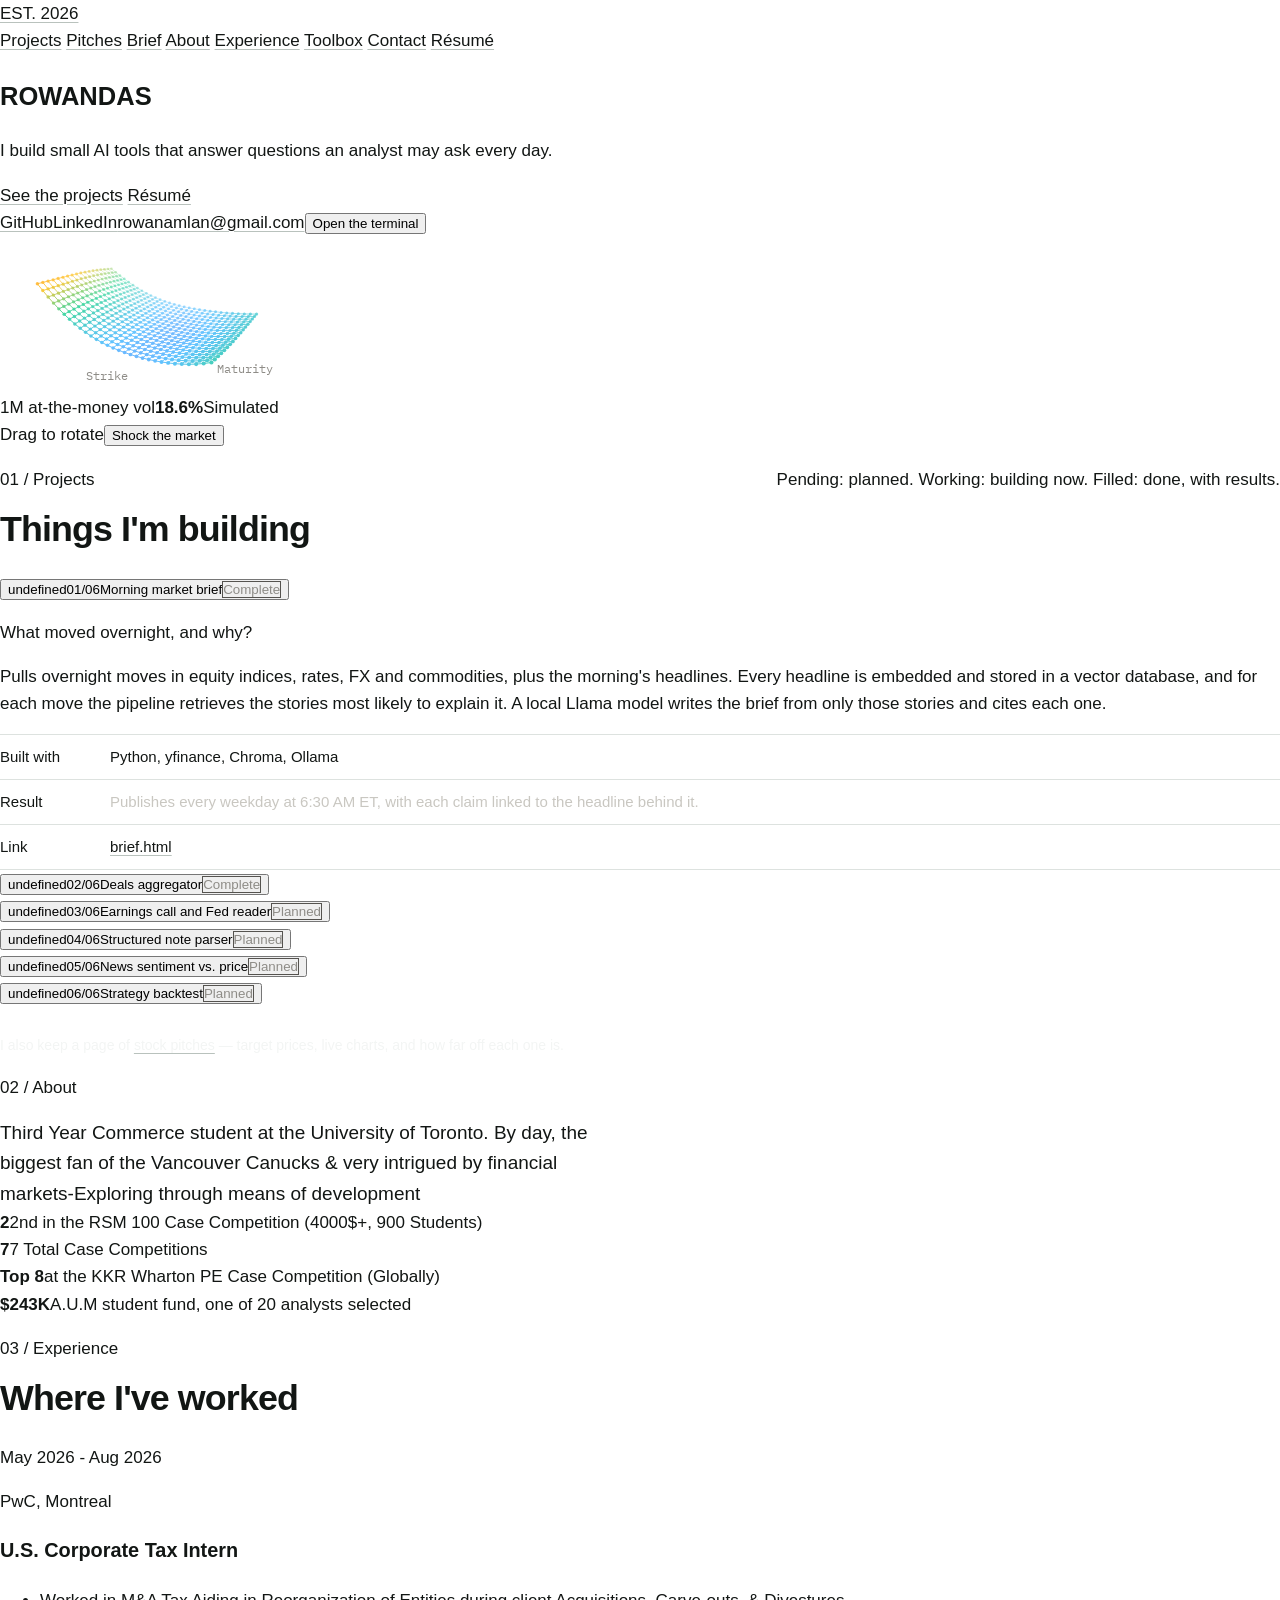
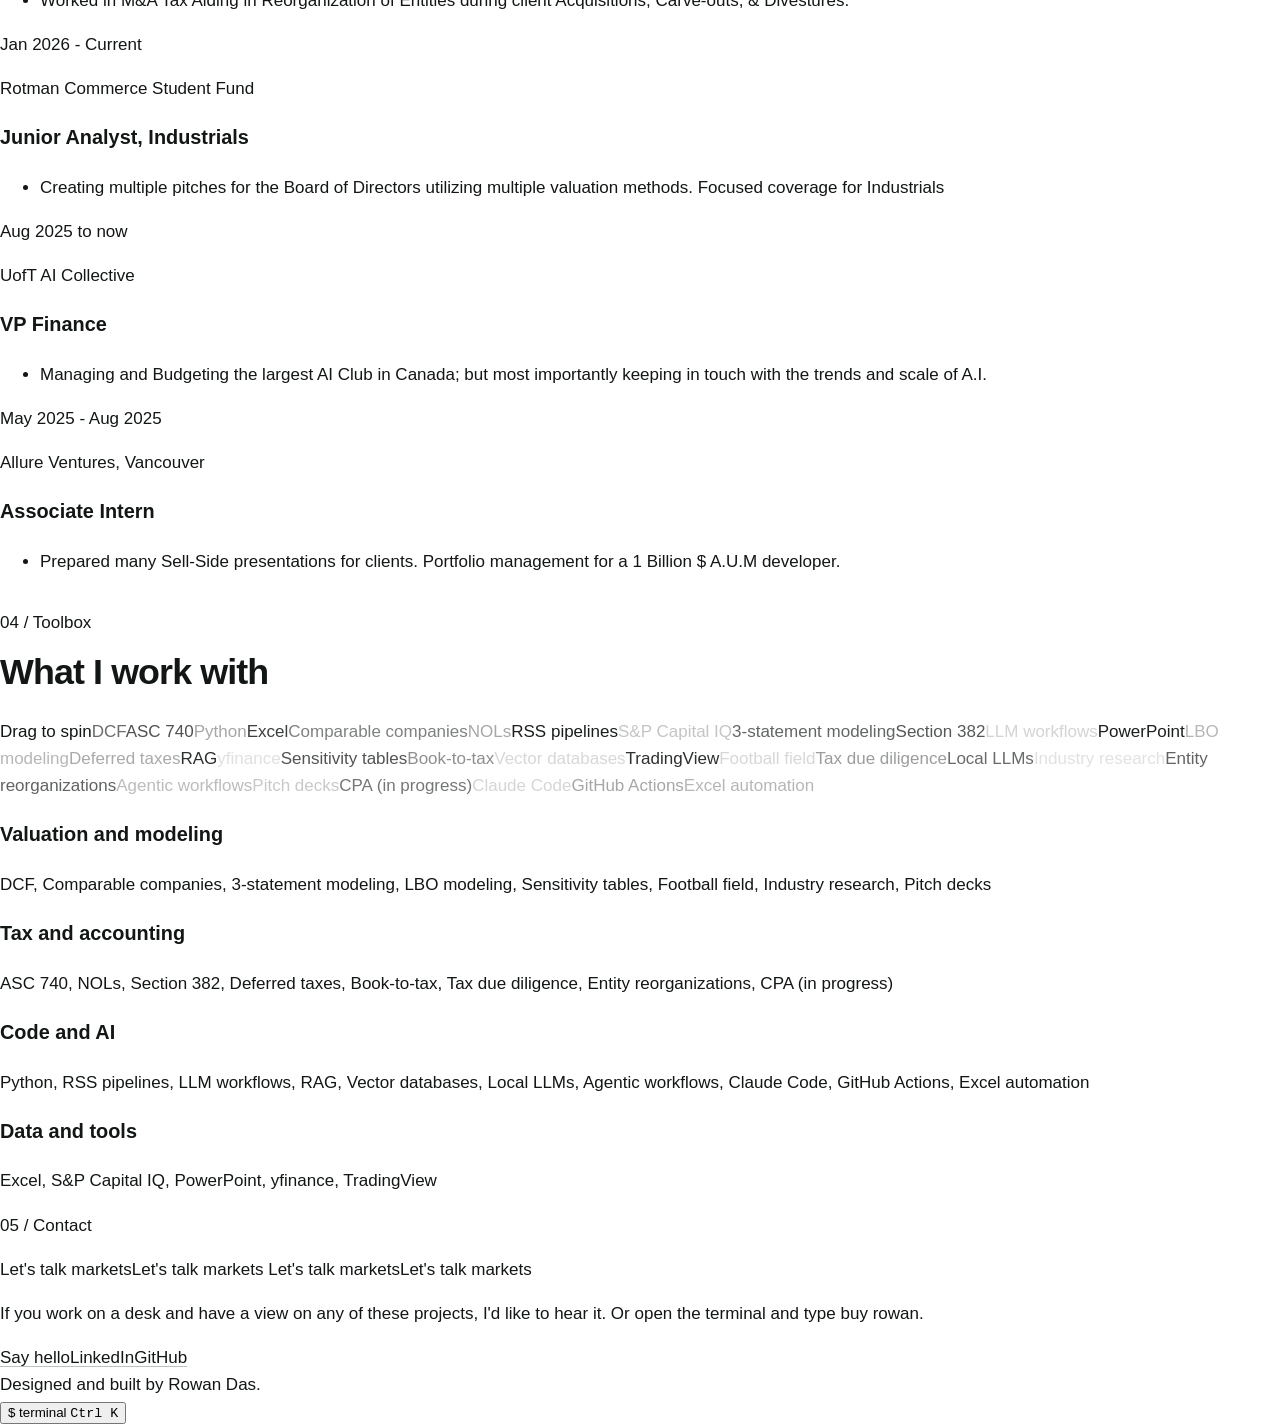
<file: index (2).html>
<!doctype html>
<html lang="en">
<head>
<meta charset="utf-8">
<meta name="viewport" content="width=device-width, initial-scale=1">
<title>Rowan Das</title>
<meta name="description" content="I like messing around with AI and building small tools for markets, deals, and investing..">
<link rel="preconnect" href="https://fonts.googleapis.com">
<link rel="preconnect" href="https://fonts.gstatic.com" crossorigin>
<link href="https://fonts.googleapis.com/css2?family=Archivo:wdth,wght@62..125,400..900&family=IBM+Plex+Mono:wght@400;500&family=IBM+Plex+Sans:wght@400;500;600&display=swap" rel="stylesheet">
<link rel="stylesheet" href="styles.css">
</head>
<body>

<div class="tapewrap mono" aria-label="Background ticker"><div class="tape" id="tape"></div></div>

<header class="pad mono">
  <a href="#top">EST. 2026</a>
  <nav aria-label="Main">
    <a href="#projects">Projects</a>
    <a href="pitches.html" class="wide">Pitches</a>
    <a href="brief.html" class="wide">Brief</a>
    <a href="#about" class="wide">About</a>
    <a href="#experience" class="wide">Experience</a>
    <a href="#toolbox" class="wide">Toolbox</a>
    <a href="#contact" class="wide">Contact</a>
    <a href="resume.pdf" class="resume" data-resume>Résumé</a>
  </nav>
</header>

<main>
<section id="top" class="pad">
  <div class="hero">
    <div class="herotext">
      <h1 class="name display" id="name" aria-label="Rowan Das"></h1>
      <div class="herofoot">
        <p class="pitch display">I build small AI tools that answer questions an analyst may ask every day.</p>
        <div class="cta mono">
          <div class="buttons">
            <a class="pill solid" href="#projects">See the projects</a>
            <a class="pill" href="resume.pdf" data-resume>Résumé</a>
          </div>
          <div class="links" id="heroLinks"></div>
        </div>
      </div>
    </div>
    <div class="surface" id="surfacebox">
      <canvas id="surface" role="img" aria-label="A 3D implied volatility surface that rotates and reacts when shocked"></canvas>
      <div class="readout mono"><span>1M at-the-money vol</span><strong id="atm">--</strong><span>Simulated</span></div>
      <div class="controls mono"><span>Drag to rotate</span><button class="pill" id="shock" type="button">Shock the market</button></div>
    </div>
  </div>
</section>

<section id="projects" class="pad block">
  <div class="sechead">
    <div>
      <p class="secnum mono">01 / Projects</p>
      <h2 class="display">Things I'm building</h2>
    </div>
    <p class="legend mono">Pending: planned. Working: building now. Filled: done, with results.</p>
  </div>
  <div class="list" id="list"></div>
  <p class="mono" style="margin-top:28px;font-size:14px;color:var(--soft)">I also keep a page of <a href="pitches.html">stock pitches</a> — target prices, live charts, and how far off each one is.</p>
</section>

<section id="about" class="pad block">
  <p class="secnum mono">02 / About</p>
  <p class="statement display">Third Year Commerce student at the University of Toronto. By day, the biggest fan of the Vancouver Canucks & very intrigued by financial markets-Exploring through means of development</p>
  <div class="stats">
    <div class="stat"><strong data-count="2">2</strong><span>2nd in the RSM 100 Case Competition (4000$+, 900 Students)</span></div>
    <div class="stat"><strong data-count="7">7</strong><span>7 Total Case Competitions</span></div>
    <div class="stat"><strong data-count="8" data-prefix="Top ">Top 8</strong><span>at the KKR Wharton PE Case Competition (Globally)</span></div>
    <div class="stat"><strong data-count="250" data-prefix="$" data-suffix="K">$250K</strong><span>A.U.M student fund, one of 20 analysts selected</span></div>
  </div>
</section>

<section id="experience" class="pad block">
  <div class="sechead">
    <div>
      <p class="secnum mono">03 / Experience</p>
      <h2 class="display">Where I've worked</h2>
    </div>
  </div>
  <div class="jobs">
    <article class="job reveal">
      <div class="when mono">May 2026 - Aug 2026</div>
      <div>
        <p class="org">PwC, Montreal</p>
        <h3>U.S. Corporate Tax Intern</h3>
        <ul>
          <li>Worked in M&A Tax Aiding in Reorganization of Entities during client Acquisitions, Carve-outs, & Divestures.</li>
        </ul>
    </article>
    <article class="job reveal">
      <div class="when mono">Jan 2026 - Current</div>
      <div>
        <p class="org">Rotman Commerce Student Fund</p>
        <h3>Junior Analyst, Industrials</h3>
        <ul>
          <li>Creating multiple pitches for the Board of Directors utilizing multiple valuation methods. Focused coverage for Industrials</li>
        </ul>
      </div>
    </article>
    <article class="job reveal">
      <div class="when mono">Aug 2025 to now</div>
      <div>
        <p class="org">UofT AI Collective</p>
        <h3>VP Finance</h3>
        <ul>
          <li>Managing and Budgeting the largest AI Club in Canada; but most importantly keeping in touch with the trends and scale of A.I.</li>
        </ul>
      </div>
    </article>
    <article class="job reveal">
      <div class="when mono">May 2025 - Aug 2025</div>
      <div>
        <p class="org">Allure Ventures, Vancouver</p>
        <h3>Associate Intern</h3>
        <ul>
          <li>Prepared many Sell-Side presentations for clients. Portfolio management for a 1 Billion $ A.U.M developer.</li>
        </ul>
      </div>
  </div>
</section>

<section id="toolbox" class="pad block">
  <div class="sechead">
    <div>
      <p class="secnum mono">04 / Toolbox</p>
      <h2 class="display">What I work with</h2>
    </div>
  </div>
  <div class="toolbox">
    <div class="sphere" id="sphere" aria-hidden="true"><span class="hint mono">Drag to spin</span></div>
    <div class="groups" id="groups"></div>
  </div>
</section>

<section id="contact">
  <p class="secnum mono pad">05 / Contact</p>
  <div class="bigtape display" aria-hidden="true">
    <div>
      <span>Let's talk markets</span><span class="outline">Let's talk markets</span>
      <span>Let's talk markets</span><span class="outline">Let's talk markets</span>
    </div>
  </div>
  <div class="contactrow pad">
    <p>If you work on a desk and have a view on any of these projects, I'd like to hear it. Or open the terminal and type <span class="mono">buy rowan</span>.</p>
    <div class="links mono" id="contactLinks"></div>
  </div>
</section>
</main>

<footer class="pad mono">Designed and built by Rowan Das.</footer>

<button class="termfab mono" id="termOpen" type="button" aria-haspopup="dialog" aria-controls="term">$ terminal <kbd>Ctrl K</kbd></button>
<div class="term mono" id="term" role="dialog" aria-label="Terminal" hidden>
  <div class="termbar"><span>rowan@desk</span><button type="button" id="termClose" aria-label="Close terminal">✕</button></div>
  <div class="termout" id="termOut" aria-live="polite"></div>
  <form class="termin" id="termForm"><label for="termIn">$</label><input id="termIn" type="text" autocomplete="off" autocapitalize="off" spellcheck="false" aria-label="Type a command"></form>
</div>

<script src="data.js"></script>
<script src="common.js"></script>
<script>
// Contact links
(function () {
  const linkedin = '<a href="' + esc(CONTACT.linkedin) + '" target="_blank" rel="noopener">LinkedIn</a>';
  const github = '<a href="' + esc(CONTACT.github) + '" target="_blank" rel="noopener">GitHub</a>';
  const email = '<a href="mailto:' + esc(CONTACT.email) + '">' + esc(CONTACT.email) + "</a>";
  document.getElementById("heroLinks").innerHTML = github + linkedin + email + '<button type="button" data-term>Open the terminal</button>';
  document.getElementById("contactLinks").innerHTML = '<a class="pill solid" href="mailto:' + esc(CONTACT.email) + '">Say hello</a>' + linkedin + github;
})();


// Name, flipping like a trading board
(function () {
  const target = "ROWAN DAS";
  const glyphs = "ABCDEFGHKMNPRSTVWXYZ0123456789$%";
  const pal = PROJECTS.map((p) => p.color);
  const h1 = document.getElementById("name");
  const spans = [];
  target.split(" ").forEach((word) => {
    const w = document.createElement("span");
    w.className = "word";
    w.setAttribute("aria-hidden", "true");
    word.split("").forEach((c) => {
      const s = document.createElement("span");
      s.textContent = c;
      w.appendChild(s);
      spans.push({ el: s, c: c });
    });
    h1.appendChild(w);
  });
  if (reduceMotion) return;
  let f = 0;
  const timer = setInterval(() => {
    f++;
    spans.forEach((sp, i) => {
      const s = sp.el, c = sp.c;
      if (f >= 6 + i * 3) { s.textContent = c; s.style.color = ""; }
      else { s.textContent = glyphs[(f * 7 + i * 13) % glyphs.length]; s.style.color = pal[(f + i) % pal.length]; }
    });
    if (f > 40) clearInterval(timer);
  }, 45);
})();

// 3D implied volatility surface
(function () {
  const el = document.getElementById("surface");
  const atmEl = document.getElementById("atm");
  const shockBtn = document.getElementById("shock");
  const ctx = el.getContext("2d");
  const NK = 30, NT = 18;
  const hex = (c) => [1, 3, 5].map((i) => parseInt(c.slice(i, i + 2), 16));
  const stops = [[0, "#C26EFF"], [0.25, "#61C3FF"], [0.5, "#3CD6A0"], [0.75, "#FFC730"], [1, "#FF8F42"]].map(([p, c]) => [p, hex(c)]);
  const rgb = (u) => {
    u = Math.max(0, Math.min(1, u));
    for (let i = 1; i < stops.length; i++) {
      if (u <= stops[i][0]) {
        const [p0, a] = stops[i - 1], [p1, b] = stops[i], f = (u - p0) / (p1 - p0);
        return [a[0] + (b[0] - a[0]) * f, a[1] + (b[1] - a[1]) * f, a[2] + (b[2] - a[2]) * f];
      }
    }
    return stops[stops.length - 1][1];
  };

  // Vol model. k runs from low strikes (-1) to high strikes (1); t from short-dated (0) to long-dated (1).
  // A smile that flattens with maturity, downside skew, a gentle term structure, some drift,
  // and a shock that lifts short-dated vol the most, like a real vol spike.
  let shock = 0;
  const vol = (k, t, s) =>
    0.17 + 0.16 * k * k * (1 - 0.55 * t) - 0.07 * k * (1 - 0.4 * t) + 0.03 * t
    + 0.012 * Math.sin(s * 0.9 + k * 2.2 + t * 3.1) + 0.008 * Math.sin(s * 1.7 - k * 3.4)
    + shock * (0.22 * Math.pow(1 - t, 1.6) + 0.05);

  let w = 0, h = 0, S = 1;
  const size = () => {
    const dpr = window.devicePixelRatio || 1;
    w = el.clientWidth; h = el.clientHeight;
    el.width = Math.round(w * dpr); el.height = Math.round(h * dpr);
    ctx.setTransform(dpr, 0, 0, dpr, 0, 0);
    S = Math.min(w * (w < 700 ? 0.4 : 0.3), h * 0.6);
  };

  let yaw = -0.7, tilt = 0, tiltTarget = 0, spin = 0, lastRead = 0;
  const D = 4.2;
  const pts = new Array(NK * NT);
  const t0 = performance.now();
  const ease = (x) => (x <= 0 ? 0 : x >= 1 ? 1 : 1 - Math.pow(2, -10 * x));
  const rgba = (c, a) => "rgba(" + (c[0] | 0) + "," + (c[1] | 0) + "," + (c[2] | 0) + "," + a.toFixed(3) + ")";

  const render = (now) => {
    const s = reduceMotion ? 0 : (now - t0) / 1000;
    const pitch = 0.42 + tilt;
    const cy = Math.cos(yaw), sy = Math.sin(yaw), cp = Math.cos(pitch), sp = Math.sin(pitch);
    const proj = (X, Y, Z) => {
      const x1 = X * cy - Z * sy, z1 = X * sy + Z * cy;
      const y2 = Y * cp + z1 * sp, z2 = -Y * sp + z1 * cp;
      const f = D / (D + z2);
      return [w / 2 + x1 * f * S, h * 0.54 - y2 * f * S, z2, f];
    };
    for (let j = 0; j < NT; j++) {
      for (let i = 0; i < NK; i++) {
        const k = -1 + (2 * i) / (NK - 1), t = j / (NT - 1);
        const v = vol(k, t, s);
        // On load the surface rises from the centre outwards
        const rise = reduceMotion ? 1 : ease((now - t0 - 150 - (Math.hypot(k, 2 * t - 1) / Math.SQRT2) * 700) / 1000);
        const p = proj(k, (v - 0.1) * 2.4 * rise - 0.3, (t - 0.5) * 1.3);
        p.push((v - 0.1) / 0.36, rise);
        pts[j * NK + i] = p;
      }
    }
    ctx.clearRect(0, 0, w, h);
    ctx.lineWidth = 1;
    const seg = (a, b) => {
      const alpha = Math.max(0.28, Math.min(1, 0.72 - (a[2] + b[2]) * 0.45)) * Math.min(a[5], b[5]);
      if (alpha <= 0.01) return;
      ctx.strokeStyle = rgba(rgb((a[4] + b[4]) / 2), alpha);
      ctx.beginPath(); ctx.moveTo(a[0], a[1]); ctx.lineTo(b[0], b[1]); ctx.stroke();
    };
    for (let j = 0; j < NT; j++) for (let i = 0; i < NK - 1; i++) seg(pts[j * NK + i], pts[j * NK + i + 1]);
    for (let i = 0; i < NK; i++) for (let j = 0; j < NT - 1; j++) seg(pts[j * NK + i], pts[(j + 1) * NK + i]);
    for (const p of pts) {
      const alpha = Math.max(0.3, Math.min(1, 0.8 - p[2] * 0.45)) * p[5];
      if (alpha <= 0.01) continue;
      ctx.fillStyle = rgba(rgb(p[4]), alpha);
      ctx.beginPath(); ctx.arc(p[0], p[1], 1.6 * p[3], 0, Math.PI * 2); ctx.fill();
    }
    ctx.fillStyle = "#8E8C87";
    ctx.font = "12px 'IBM Plex Mono', Menlo, monospace";
    ctx.textAlign = "center";
    const l1 = proj(0, -0.36, -0.82), l2 = proj(1.12, -0.36, 0);
    ctx.fillText("Strike", l1[0], l1[1]);
    ctx.fillText("Maturity", l2[0], l2[1]);
    if (now - lastRead > 250) {
      atmEl.textContent = (vol(0, 1 / 12, s) * 100).toFixed(1) + "%";
      lastRead = now;
    }
  };

  const hit = () => {
    shock = Math.min(shock + 1, 1.6);
    if (reduceMotion) {
      lastRead = 0; render(performance.now());
      setTimeout(() => { shock = 0; lastRead = 0; render(performance.now()); }, 1500);
    }
  };
  shockBtn.addEventListener("click", hit);
  window.shockMarket = hit;

  let dragging = false, lastX = 0, moved = 0;
  el.addEventListener("pointerdown", (e) => {
    dragging = true; moved = 0; lastX = e.clientX;
    el.classList.add("dragging");
    try { el.setPointerCapture(e.pointerId); } catch (err) {}
  });
  el.addEventListener("pointermove", (e) => {
    const r = el.getBoundingClientRect();
    tiltTarget = ((e.clientY - r.top) / r.height - 0.5) * 0.3;
    if (!dragging) return;
    const dx = e.clientX - lastX; lastX = e.clientX;
    moved += Math.abs(dx);
    yaw += dx * 0.008; spin = dx * 0.008;
    if (reduceMotion) render(performance.now());
  });
  const release = () => { dragging = false; el.classList.remove("dragging"); };
  el.addEventListener("pointerup", () => { const click = dragging && moved < 6; release(); if (click) hit(); });
  el.addEventListener("pointercancel", release);
  el.addEventListener("pointerleave", () => { tiltTarget = 0; });

  let visible = true, running = false, last = performance.now();
  const frame = (now) => {
    const dt = Math.min((now - last) / 1000, 0.05); last = now;
    if (!dragging) { yaw += 0.12 * dt + spin; spin *= 0.94; }
    tilt += (tiltTarget - tilt) * 0.06;
    shock *= Math.exp(-0.6 * dt);
    render(now);
    if (visible) requestAnimationFrame(frame); else running = false;
  };
  const start = () => {
    if (running || reduceMotion) return;
    running = true; last = performance.now();
    requestAnimationFrame(frame);
  };
  size();
  new ResizeObserver(() => { size(); render(performance.now()); }).observe(el);
  new IntersectionObserver((entries) => { visible = entries[0].isIntersecting; if (visible) start(); }).observe(el);
  render(performance.now());
  start();
})();

// Project list
(function () {
  const list = document.getElementById("list");
  const n = String(PROJECTS.length).padStart(2, "0");
  const statusStyle = (s, c) =>
    s === "Filled" ? "background:" + c + ";color:#1F1E1D;border:1px solid " + c
    : s === "Working" ? "color:" + c + ";border:1px solid " + c
    : "color:#8E8C87;border:1px solid #55534F";
  const link = (u) => u
    ? '<a href="' + esc(u) + '" target="_blank" rel="noopener">' + esc(u.replace(/^https?:\/\//, "")) + "</a>"
    : '<span style="color:#8E8C87">Coming soon</span>';

  PROJECTS.forEach((p, i) => {
    const item = document.createElement("div");
    item.className = "item reveal";
    item.style.setProperty("--d", (i * 80) + "ms");
    item.innerHTML =
      '<button class="prow" aria-expanded="' + (i === 0) + '" aria-controls="d' + i + '" style="--c:' + p.color + '">' +
        '<span class="code mono"><span style="color:' + p.color + '">' + esc(p.ticker) + '</span><span class="count">' + String(i + 1).padStart(2, "0") + "/" + n + "</span></span>" +
        '<span class="ptitle display">' + esc(p.title) + "</span>" +
        '<span class="status mono" style="' + statusStyle(p.status, p.color) + '">' + esc(p.status) + "</span>" +
      "</button>" +
      '<div class="detail" id="d' + i + '"' + (i === 0 ? "" : " hidden") + ">" +
        '<div><p class="q display">' + esc(p.question) + '</p><p class="a">' + esc(p.approach) + "</p></div>" +
        '<div class="facts">' +
          '<div><span class="k mono">Built with</span><span>' + esc(p.stack) + "</span></div>" +
          '<div><span class="k mono">Result</span><span style="color:#C9C7C1">' + (p.result ? esc(p.result) : "Coming soon") + "</span></div>" +
          '<div><span class="k mono">Link</span><span>' + link(p.link) + "</span></div>" +
        "</div>" +
      "</div>";
    list.appendChild(item);
  });

  list.addEventListener("click", (e) => {
    const btn = e.target.closest(".prow");
    if (!btn) return;
    const open = btn.getAttribute("aria-expanded") === "true";
    list.querySelectorAll(".prow").forEach((b) => {
      b.setAttribute("aria-expanded", "false");
      document.getElementById(b.getAttribute("aria-controls")).hidden = true;
    });
    if (!open) {
      btn.setAttribute("aria-expanded", "true");
      document.getElementById(btn.getAttribute("aria-controls")).hidden = false;
    }
  });
})();


// Everything marked .reveal slides in as it scrolls into view
document.querySelectorAll(".reveal").forEach((el) => onVisible(el, (t) => t.classList.add("in")));

// Count-up numbers in the About section
document.querySelectorAll("[data-count]").forEach((el) => {
  if (reduceMotion) return;
  const target = Number(el.dataset.count), pre = el.dataset.prefix || "", suf = el.dataset.suffix || "";
  el.textContent = pre + "0" + suf;
  onVisible(el, () => {
    const t0 = performance.now();
    const tick = (now) => {
      const p = Math.min((now - t0) / 1400, 1);
      const e = p === 1 ? 1 : 1 - Math.pow(2, -10 * p);
      el.textContent = pre + Math.round(target * e) + suf;
      if (p < 1) requestAnimationFrame(tick);
    };
    requestAnimationFrame(tick);
  }, 0.6);
});

// Toolbox: list plus a 3D sphere of skills you can spin
(function () {
  document.getElementById("groups").innerHTML = SKILLS.map((g) =>
    '<div class="group"><h3><i style="background:' + g.color + '"></i>' + esc(g.group) + "</h3><p>" + g.items.map(esc).join(", ") + "</p></div>"
  ).join("");

  const box = document.getElementById("sphere");
  const all = [];
  const longest = Math.max.apply(null, SKILLS.map((g) => g.items.length));
  for (let i = 0; i < longest; i++) SKILLS.forEach((g) => { if (g.items[i]) all.push({ t: g.items[i], c: g.color }); });
  const golden = Math.PI * (3 - Math.sqrt(5));
  const nodes = all.map((it, i) => {
    const y = 1 - (i / (all.length - 1)) * 2, r = Math.sqrt(1 - y * y), th = i * golden;
    const el = document.createElement("span");
    el.className = "tag mono";
    el.textContent = it.t;
    el.style.color = it.c;
    box.appendChild(el);
    return { el: el, x: Math.cos(th) * r, y: y, z: Math.sin(th) * r };
  });

  let ax = 0.35, ay = 0, vx = 0, vy = 0.0035, R = 160, dragging = false, lx = 0, ly = 0;
  const size = () => { R = Math.min(box.clientWidth * 0.46, box.clientHeight * 0.44); };
  const render = () => {
    const ca = Math.cos(ax), sa = Math.sin(ax), cb = Math.cos(ay), sb = Math.sin(ay);
    for (const nd of nodes) {
      const x1 = nd.x * cb + nd.z * sb, z1 = -nd.x * sb + nd.z * cb;
      const y2 = nd.y * ca - z1 * sa, z2 = nd.y * sa + z1 * ca;
      const f = 3 / (3 - z2);
      nd.el.style.transform = "translate(-50%,-50%) translate(" + (x1 * R * f).toFixed(1) + "px," + (y2 * R * f).toFixed(1) + "px) scale(" + (0.55 + 0.45 * f).toFixed(3) + ")";
      nd.el.style.opacity = (0.12 + 0.88 * Math.pow((z2 + 1) / 2, 1.4)).toFixed(3);
      nd.el.style.zIndex = String(Math.round((z2 + 1) * 100));
    }
  };

  box.addEventListener("pointerdown", (e) => {
    dragging = true; lx = e.clientX; ly = e.clientY; box.classList.add("dragging");
    try { box.setPointerCapture(e.pointerId); } catch (err) {}
  });
  box.addEventListener("pointermove", (e) => {
    if (!dragging) return;
    const dx = e.clientX - lx, dy = e.clientY - ly; lx = e.clientX; ly = e.clientY;
    vy = dx * 0.006; vx = -dy * 0.006;
    ay += vy; ax += vx;
    if (reduceMotion) render();
  });
  const release = () => { dragging = false; box.classList.remove("dragging"); };
  box.addEventListener("pointerup", release);
  box.addEventListener("pointercancel", release);

  let visible = false, running = false;
  const frame = () => {
    if (!dragging) { ay += vy; ax += vx; vy += (0.0035 - vy) * 0.03; vx *= 0.95; }
    render();
    if (visible) requestAnimationFrame(frame); else running = false;
  };
  size(); render();
  new ResizeObserver(() => { size(); render(); }).observe(box);
  new IntersectionObserver((entries) => {
    visible = entries[0].isIntersecting;
    if (visible && !running && !reduceMotion) { running = true; requestAnimationFrame(frame); }
  }).observe(box);
})();
</script>
</body>
</html>
</file>
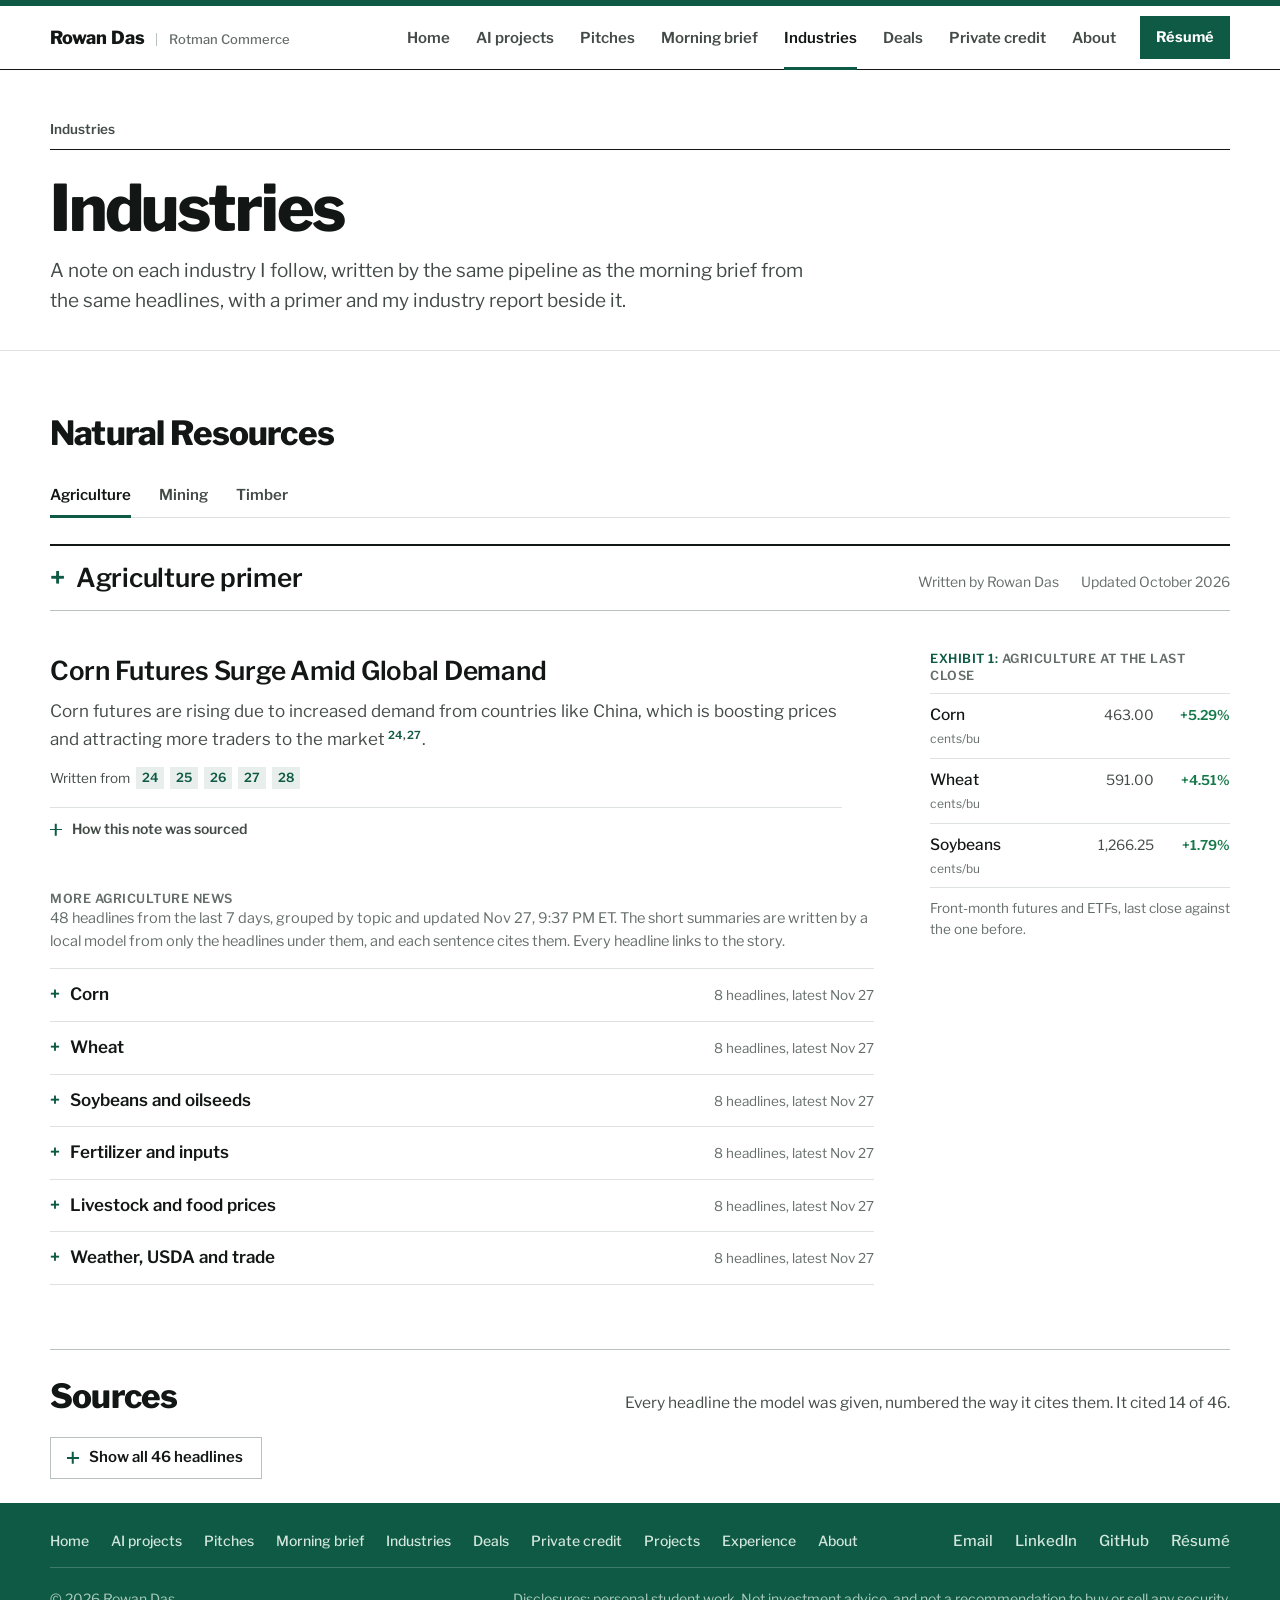
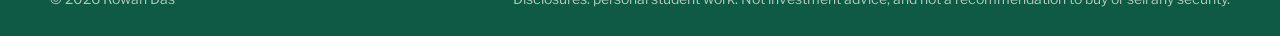
<file: industries.html>
<!doctype html>
<html lang="en">
<head>
<meta charset="utf-8">
<meta name="viewport" content="width=device-width, initial-scale=1">
<title>Industries | Rowan Das</title>
<meta name="description" content="A note and a primer on each industry I cover, with every claim linked to its headline.">
<link rel="preconnect" href="https://fonts.googleapis.com">
<link rel="preconnect" href="https://fonts.gstatic.com" crossorigin>
<link href="https://fonts.googleapis.com/css2?family=Libre+Franklin:wght@400;500;600;700;800&display=swap" rel="stylesheet">
<link rel="icon" href="favicon.svg" type="image/svg+xml">
<link rel="icon" href="favicon.ico" sizes="any">
<link rel="apple-touch-icon" href="apple-touch-icon.png">
<link rel="stylesheet" href="styles.css">
</head>
<body>

<header class="site">
  <div class="wrap bar">
    <a class="mark" href="index.html">Rowan Das<span class="mark-sub">Rotman Commerce</span></a>
    <nav aria-label="Main">
      <a href="index.html">Home</a>
      <a href="ai-news.html">AI projects</a>
      <a href="pitches.html">Pitches</a>
      <a href="brief.html"><span class="nfull">Morning brief</span><span class="nshort" aria-hidden="true">Brief</span></a>
      <a href="industries.html" aria-current="page">Industries</a>
      <a href="deals.html">Deals</a>
      <a href="privatecredit.html">Private credit</a>
      <a href="index.html#about">About</a>
    </nav>
    <a class="cta" href="resume.pdf" data-resume>Résumé</a>
  </div>
</header>

<section class="ed-band">
  <div class="wrap">
    <p class="ed-kicker"><span>Industries</span></p>
    <h1 class="ed-h1">Industries</h1>
    <p class="ed-dek">A note on each industry I follow, written by the same pipeline as the morning brief from the same headlines, with a primer and my industry report beside it.</p>
  </div>
</section>

<main class="wrap">
<article class="ed">

  <section class="ed-sec" id="industries" aria-labelledby="indTitle">
    <div class="ed-sechead">
      <h2 class="ed-h2" id="indTitle">Natural Resources</h2>
    </div>
    <div class="ind-tabs" role="tablist" aria-label="Industries" id="indTabs"></div>
    <div id="indPanels"></div>
  </section>

  <section class="ed-sec" id="sources" aria-labelledby="srcTitle">
    <div class="ed-sechead">
      <h2 class="ed-h2" id="srcTitle">Sources</h2>
      <p id="srcNote">Every headline the model was given, numbered the way it cites them.</p>
    </div>
    <details class="ed-fold" id="srcFold">
      <summary><span class="when-closed" id="srcShow">Show the source list</span><span class="when-open">Hide the source list</span></summary>
      <ol class="ed-srclist" id="edSources"></ol>
    </details>
  </section>

</article>
</main>

<footer class="dark">
  <div class="wrap">
    <div class="fnav">
      <nav aria-label="Site">
        <a href="index.html">Home</a>
        <a href="ai-news.html">AI projects</a>
        <a href="pitches.html">Pitches</a>
        <a href="brief.html">Morning brief</a>
        <a href="brief.html#industries">Industries</a>
        <a href="deals.html">Deals</a>
        <a href="privatecredit.html">Private credit</a>
        <a href="index.html#projects">Projects</a>
        <a href="index.html#experience">Experience</a>
        <a href="index.html#about">About</a>
      </nav>
      <p class="fcontact">
        <a data-contact="email" href="mailto:rowanamlan@gmail.com">Email</a>
        <a data-contact="linkedin" href="https://www.linkedin.com/in/dasrowan" target="_blank" rel="noopener">LinkedIn</a>
        <a data-contact="github" href="https://github.com/Amlan-Das" target="_blank" rel="noopener">GitHub</a>
        <a href="resume.pdf" data-resume>Résumé</a>
      </p>
    </div>
    <div class="foot">
      <p>&copy; 2026 Rowan Das</p>
      <p>Disclosures: personal student work. Not investment advice, and not a recommendation to buy or sell any security.</p>
    </div>
  </div>
</footer>

<script src="data.js"></script>
<script src="common.js"></script>
<script>
(function () {
  const $ = (id) => document.getElementById(id);
  const fmt = (v) => typeof v === "number" ? v.toLocaleString("en-US", { minimumFractionDigits: 2, maximumFractionDigits: 2 }) : "-";
  // ---------- Industry desks: one tab per industry, each with a note and a primer ----------
  // The list of desks comes from INDUSTRIES in data.js; the notes come from brief.json.
  function renderDesks(b) {
    const written = (b && b.industries) || [];
    const desks = (typeof INDUSTRIES !== "undefined" ? INDUSTRIES : []).slice();
    // A desk the pipeline wrote but data.js doesn't list yet still gets a tab
    written.forEach((d) => { if (!desks.some((x) => x.slug === d.slug)) desks.push({ slug: d.slug, name: d.name }); });
    if (!desks.length || $("indTabs").childElementCount) { $("industries").hidden = !desks.length; return; }
    const bySlug = {}; written.forEach((d) => (bySlug[d.slug] = d));
    const bySrc = {}; ((b && b.sources) || []).forEach((s) => (bySrc[s.n] = s));

    const noteHtml = (desk, d) => {
      if (!d) return '<div class="ind-note"><p class="ind-body">The first ' + esc(desk.name.toLowerCase()) +
        " note arrives with the next morning's brief.</p></div>";
      const how = (d.retrieval || []).map((r) =>
        '<div class="ed-rrow"><span class="mv">' + esc(r.label) + '</span><div><span class="q">"' + esc(r.query) + '"</span>' +
        (r.hits.length ? r.hits.map((h) => '<div class="ed-hit"><a class="n" href="#s' + h.n + '">' + h.n + '</a><span class="s">' + h.similarity.toFixed(2) + "</span>" +
          '<span class="t">' + esc((bySrc[h.n] || {}).title || "") + "</span></div>").join("")
          : '<div class="ed-hit"><span></span><span></span><span class="t">Nothing passed the cutoff.</span></div>') + "</div></div>").join("");
      return '<div class="ind-note">' +
        "<h3>" + esc(d.headline || "") + '</h3><p class="ind-body">' + citeHtml(d.body || "") + "</p>" +
        (d.sources.length ? '<div class="ed-found">Written from ' + d.sources.map((n) => '<a href="#s' + n + '" data-n="' + n + '">' + n + "</a>").join("") + "</div>" : "") +
        (how ? '<details class="ind-how"><summary>How this note was sourced</summary><p>One search per instrument against the same headline store. A headline only counts if it names the instrument\'s topic, so a story about stock futures can\'t stand in for corn. The two closest that pass are kept, shown with their cosine similarity.</p><div class="ed-rtab">' + how + "</div></details>" : "") +
        "</div>";
    };

    const pricesHtml = (desk, d) => {
      const rows = Object.entries((d && d.moves) || {});
      if (!rows.length) return "";
      return '<aside class="ed-markets ind-markets" aria-label="' + esc(desk.name) + ' prices"><p class="ed-label">' + esc(desk.name) + " at the last close</p><table><tbody>" +
        rows.map(([name, m]) => {
          const up = m.pct >= 0;
          return "<tr><td>" + esc(name) + (m.unit ? "<small>" + esc(m.unit) + "</small>" : "") + '</td><td class="num">' + fmt(m.last) +
            '</td><td class="num chg ' + (up ? "up" : "down") + '">' + (up ? "+" : "") + m.pct.toFixed(2) + "%</td></tr>";
        }).join("") + '</tbody></table><p class="ed-note">Front-month futures and ETFs, last close against the one before.</p></aside>';
    };

    // Files listed for a desk in data.js (a report, a model) sit as buttons under the primer's title
    const filesHtml = (desk) => (desk.files || []).length
      ? '<div class="primer-files">' + desk.files.map((f) =>
          '<a class="btn" href="' + esc(f.href) + '" target="_blank" rel="noopener">' + esc(f.label) + "</a>").join("") + "</div>"
      : "";
    // The primer is one row until it is clicked: the title and byline show, the rest opens beneath them
    const primerHtml = (desk) =>
      '<details class="primer" aria-labelledby="ph-' + esc(desk.slug) + '">' +
        '<summary class="primer-head"><h3 id="ph-' + esc(desk.slug) + '">' + esc(desk.name) + " primer</h3>" +
        '<span class="ed-byline"><span>Written by Rowan Das</span>' + (desk.updated ? "<span>Updated " + esc(desk.updated) + "</span>" : "") + "</span></summary>" +
        '<div class="primer-inner">' + filesHtml(desk) +
        (desk.primer ? '<div class="primer-body" id="pb-' + esc(desk.slug) + '"><p class="primer-wait">Loading the primer</p></div>' : "") + "</div>" +
      "</details>";

    $("indTabs").innerHTML = desks.map((desk, i) =>
      '<button type="button" class="ind-tab" role="tab" id="tab-' + esc(desk.slug) + '" aria-controls="' + esc(desk.slug) + '" aria-selected="' + (i === 0) + '" tabindex="' + (i === 0 ? 0 : -1) + '">' + esc(desk.name) + "</button>"
    ).join("");
    $("indPanels").innerHTML = desks.map((desk, i) => {
      const d = bySlug[desk.slug];
      return '<div class="ind-panel" role="tabpanel" id="' + esc(desk.slug) + '" aria-labelledby="tab-' + esc(desk.slug) + '"' + (i ? " hidden" : "") + ">" +
        primerHtml(desk) +
        '<div class="ind-top' + (pricesHtml(desk, d) ? "" : " solo") + '">' + noteHtml(desk, d) + pricesHtml(desk, d) +
        '<div class="ind-more" id="more-' + esc(desk.slug) + '" hidden></div></div></div>';
    }).join("");

    desks.forEach((desk) => {
      if (!desk.primer) return;  // no text file: the primer is just its title and the report buttons
      const body = document.getElementById("pb-" + desk.slug);
      const waiting = '<p class="primer-wait">In progress. I am writing this primer myself, and it will be posted here when it is finished.</p>';
      const show = (html) => {
        body.innerHTML = html || waiting;
        body.closest(".primer").classList.toggle("empty", !html);
      };
      if (!desk.primer) { show(""); return; }
      fetch(desk.primer, { cache: "no-cache" })
        .then((r) => (r.ok && !/html/.test(r.headers.get("content-type") || "") ? r.text() : ""))
        .then((t) => show(/^\s*<(!doctype|html)/i.test(t) ? "" : mdToHtml(t).trim()))
        .catch(() => show(""));
    });

    // More news per desk, one dropdown per topic. industries.json is written by desks/build.py,
    // which runs on its own schedule, so a missing file just leaves this section out.
    const when = (iso) => new Date(iso).toLocaleDateString("en-US", { month: "short", day: "numeric", timeZone: "America/New_York" });
    const moreHtml = (slug, d, j) => {
      const topics = (d.topics || []).filter((t) => t.items.length);
      if (!topics.length) return "";
      const cites = (ns) => '<sup class="ind-cite">' + ns.map((n) =>
        '<a href="#ds-' + slug + "-" + n + '" data-slug="' + slug + '" data-n="' + n + '" aria-label="Headline ' + n + '">' + n + "</a>").join(",") + "</sup>";
      const dropdown = (t) => {
        const sm = t.summary;
        const latest = t.items.reduce((a, x) => (x.published > a ? x.published : a), "");
        return '<details class="ind-topic"><summary><span class="t">' + esc(t.label) +
          '</span><span class="c">' + t.items.length + " headlines, latest " + when(latest) + "</span></summary>" +
          (sm ? '<p class="ind-tsum"><b>' + esc(sm.headline) + ".</b> " + sm.sentences.map((x) => esc(x.text) + cites(x.sources)).join(" ") + "</p>" : "") +
          '<ol class="ind-news">' + t.items.map((it) =>
            '<li id="ds-' + slug + "-" + it.n + '" value="' + it.n + '"><a href="' + esc(it.link) + '" target="_blank" rel="noopener">' + esc(it.title) +
            '</a><span class="ind-src">' + esc(it.source) + " &middot; " + when(it.published) + "</span></li>").join("") + "</ol></details>";
      };
      return '<p class="ed-label">More ' + esc(d.name.toLowerCase()) + " news</p>" +
        '<p class="ind-more-note">' + d.count + " headlines from the last " + (j.lookback_days || 7) + " days, grouped by topic and updated " + etTime(j.generated_at, true) + ". " +
        (j.model ? "The short summaries are written by a local model from only the headlines under them, and each sentence cites them. " : "") +
        "Every headline links to the story.</p>" + topics.map(dropdown).join("");
    };
    fetch("industries.json", { cache: "no-store" })
      .then((r) => (r.ok ? r.json() : null))
      .then((j) => {
        if (!j || !j.desks) return;
        Object.keys(j.desks).forEach((slug) => {
          const host = document.getElementById("more-" + slug);
          const html = host ? moreHtml(slug, j.desks[slug], j) : "";
          if (host && html) { host.innerHTML = html; host.hidden = false; }
        });
      })
      .catch(() => {});
    // A citation opens its dropdown and jumps to the headline
    $("indPanels").addEventListener("click", (e) => {
      const a = e.target.closest(".ind-cite a");
      if (!a) return;
      e.preventDefault();
      const li = document.getElementById("ds-" + a.dataset.slug + "-" + a.dataset.n);
      if (!li) return;
      const box = li.closest("details");
      if (box) box.open = true;
      li.scrollIntoView({ block: "center", behavior: reduceMotion ? "auto" : "smooth" });
      li.classList.add("lit");
      setTimeout(() => li.classList.remove("lit"), 1800);
    });

    // Tabs: click, arrow keys, and links like brief.html#mining
    const tabs = Array.from($("indTabs").querySelectorAll(".ind-tab"));
    const select = (tab, focus, link) => {
      tabs.forEach((t) => {
        const on = t === tab;
        t.setAttribute("aria-selected", String(on)); t.tabIndex = on ? 0 : -1;
        document.getElementById(t.getAttribute("aria-controls")).hidden = !on;
      });
      if (focus) tab.focus();
      if (link) history.replaceState(null, "", "#" + tab.getAttribute("aria-controls"));  // so the tab can be shared
    };
    $("indTabs").addEventListener("click", (e) => {
      const t = e.target.closest(".ind-tab");
      if (t) select(t, false, true);
    });
    $("indTabs").addEventListener("keydown", (e) => {
      const i = tabs.indexOf(document.activeElement);
      if (i < 0) return;
      const j = { ArrowRight: i + 1, ArrowLeft: i - 1, Home: 0, End: tabs.length - 1 }[e.key];
      if (j == null) return;
      e.preventDefault();
      select(tabs[(j + tabs.length) % tabs.length], true, true);
    });
    const fromHash = () => {
      const t = tabs.find((x) => "#" + x.getAttribute("aria-controls") === location.hash);
      if (!t) return;
      select(t);
      $("industries").scrollIntoView({ block: "start" });
    };
    fromHash();
    window.addEventListener("hashchange", fromHash);
  }

  citeHover();
  fetch("brief.json", { cache: "no-store" })
    .then((r) => { if (!r.ok) throw new Error(r.status); return r.json(); })
    .then((b) => {
      const sources = b.sources || [], cited = new Set(b.cited || []);
      $("edSources").innerHTML = sources.map((s) =>
        '<li class="ed-src' + (cited.has(s.n) ? "" : " uncited") + '" id="s' + s.n + '"><span class="n">' + s.n + "</span><span>" +
        '<a href="' + esc(s.link) + '" target="_blank" rel="noopener">' + esc(s.title) + "</a>" +
        '<span class="meta">' + esc(s.source) + ", " + etTime(s.published, true) + (cited.has(s.n) ? "" : ", not cited") + "</span></span></li>"
      ).join("");
      $("srcNote").textContent = "Every headline the model was given, numbered the way it cites them. It cited " + cited.size + " of " + sources.length + ".";
      $("srcShow").textContent = "Show all " + sources.length + " headlines";
      try { renderDesks(b); } catch (e) { console.error(e); }
    })
    .catch(() => { $("sources").hidden = true; renderDesks(null); });
})();
</script>
</body>
</html>
</file>
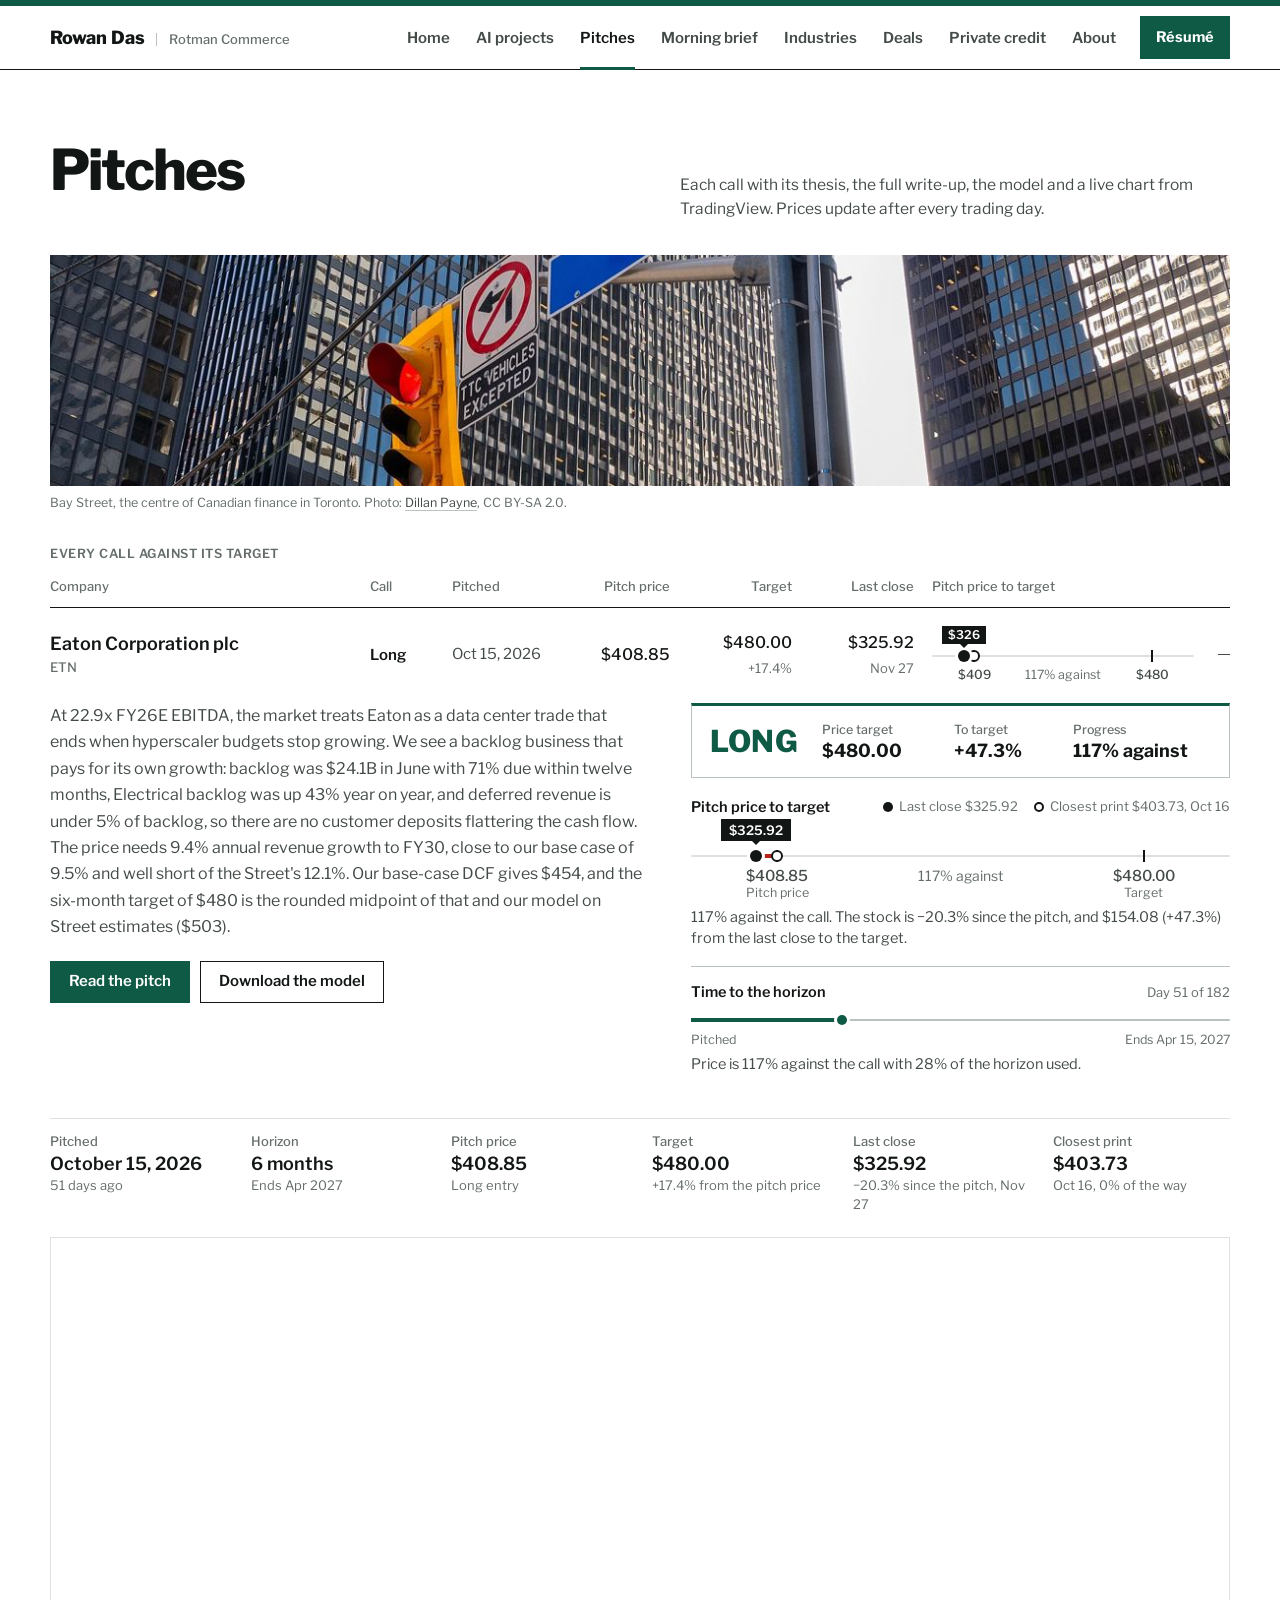
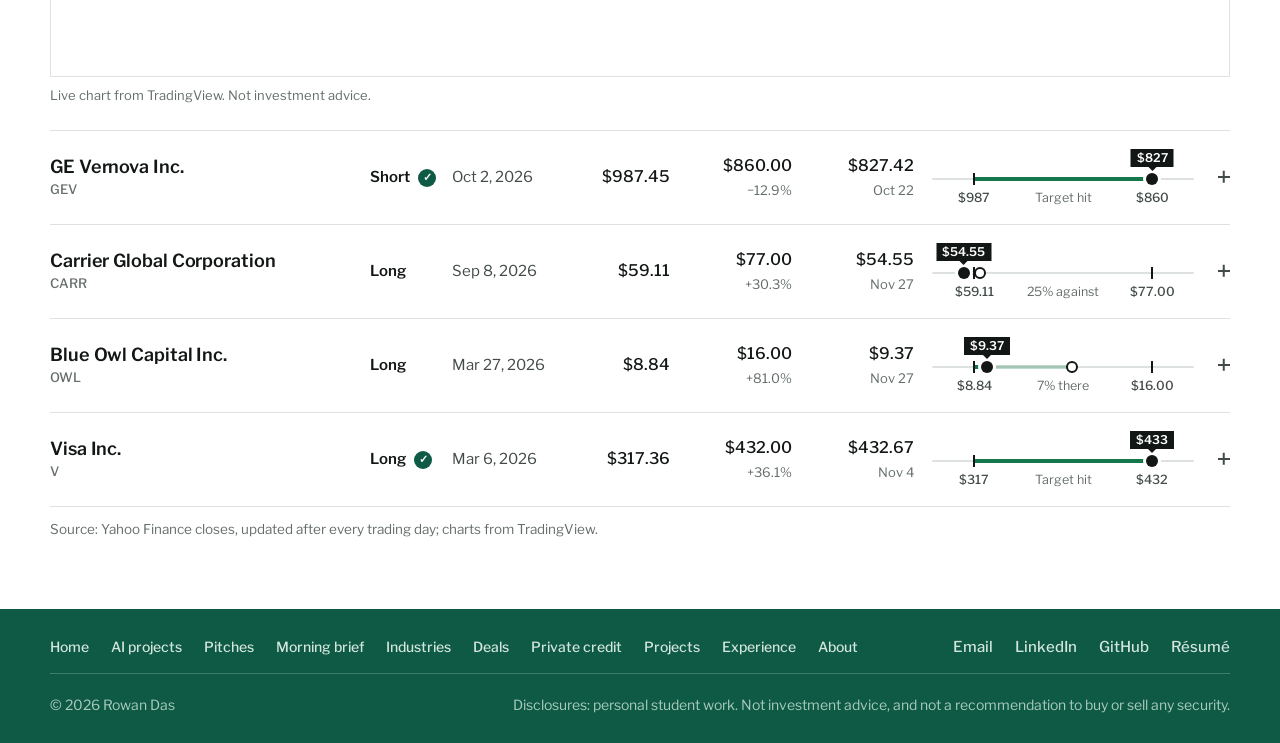
<file: pitches.html>
<!doctype html>
<html lang="en">
<head>
<meta charset="utf-8">
<meta name="viewport" content="width=device-width, initial-scale=1">
<title>Pitches | Rowan Das</title>
<meta name="description" content="Stock pitches by Rowan Das: target prices, live charts, and how far each call has moved.">
<meta property="og:title" content="Pitches | Rowan Das">
<meta property="og:description" content="Stock pitches with target prices, live charts, and how far each call has moved.">
<meta property="og:type" content="website">
<link rel="preconnect" href="https://fonts.googleapis.com">
<link rel="preconnect" href="https://fonts.gstatic.com" crossorigin>
<link href="https://fonts.googleapis.com/css2?family=Libre+Franklin:wght@400;500;600;700;800&display=swap" rel="stylesheet">
<link rel="icon" href="favicon.svg" type="image/svg+xml">
<link rel="icon" href="favicon.ico" sizes="any">
<link rel="apple-touch-icon" href="apple-touch-icon.png">
<link rel="stylesheet" href="styles.css">
</head>
<body>

<header class="site">
  <div class="wrap bar">
    <a class="mark" href="index.html">Rowan Das<span class="mark-sub">Rotman Commerce</span></a>
    <nav aria-label="Main">
      <a href="index.html">Home</a>
      <a href="ai-news.html">AI projects</a>
      <a href="pitches.html" aria-current="page">Pitches</a>
      <a href="brief.html"><span class="nfull">Morning brief</span><span class="nshort" aria-hidden="true">Brief</span></a>
      <a href="industries.html">Industries</a>
      <a href="deals.html">Deals</a>
      <a href="privatecredit.html">Private credit</a>
      <a href="index.html#about">About</a>
    </nav>
    <a class="cta" href="resume.pdf" data-resume>Résumé</a>
  </div>
</header>

<main>
  <section class="band">
    <div class="wrap">
      <div class="sechead">
        <h1>Pitches</h1>
        <p class="note">Each call with its thesis, the full write-up, the model and a live chart from TradingView. Prices update after every trading day.</p>
      </div>
      <div class="phband n1"><figure><img src="img/bay.jpg" alt="Bay Street street sign among the bank towers of Toronto's financial district" loading="lazy"><figcaption>Bay Street, the centre of Canadian finance in Toronto. Photo: <a href="https://commons.wikimedia.org/wiki/File:Bay_Street,_Toronto,_March_8_2025.jpg" target="_blank" rel="noopener">Dillan Payne</a>, CC BY-SA 2.0.</figcaption></figure></div>
      <figure class="exhibit">
        <figcaption class="exh">Every Call Against Its Target</figcaption>
        <div class="ledger" id="pitchlist"></div>
        <p class="src">Source: Yahoo Finance closes, updated after every trading day; charts from TradingView.</p>
      </figure>
    </div>
  </section>
</main>

<footer class="dark">
  <div class="wrap">
    <div class="fnav">
      <nav aria-label="Site">
        <a href="index.html">Home</a>
        <a href="ai-news.html">AI projects</a>
        <a href="pitches.html">Pitches</a>
        <a href="brief.html">Morning brief</a>
        <a href="industries.html">Industries</a>
        <a href="deals.html">Deals</a>
        <a href="privatecredit.html">Private credit</a>
        <a href="index.html#projects">Projects</a>
        <a href="index.html#experience">Experience</a>
        <a href="index.html#about">About</a>
      </nav>
      <p class="fcontact">
        <a data-contact="email" href="mailto:rowanamlan@gmail.com">Email</a>
        <a data-contact="linkedin" href="https://www.linkedin.com/in/dasrowan" target="_blank" rel="noopener">LinkedIn</a>
        <a data-contact="github" href="https://github.com/Amlan-Das" target="_blank" rel="noopener">GitHub</a>
        <a href="resume.pdf" data-resume>Résumé</a>
      </p>
    </div>
    <div class="foot">
      <p>&copy; 2026 Rowan Das</p>
      <p>Disclosures: personal student work. Not investment advice, and not a recommendation to buy or sell any security.</p>
    </div>
  </div>
</footer>

<script src="data.js"></script>
<script src="common.js"></script>
<script>
renderPitches(document.getElementById("pitchlist"), { charts: true });
</script>
</body>
</html>
</file>
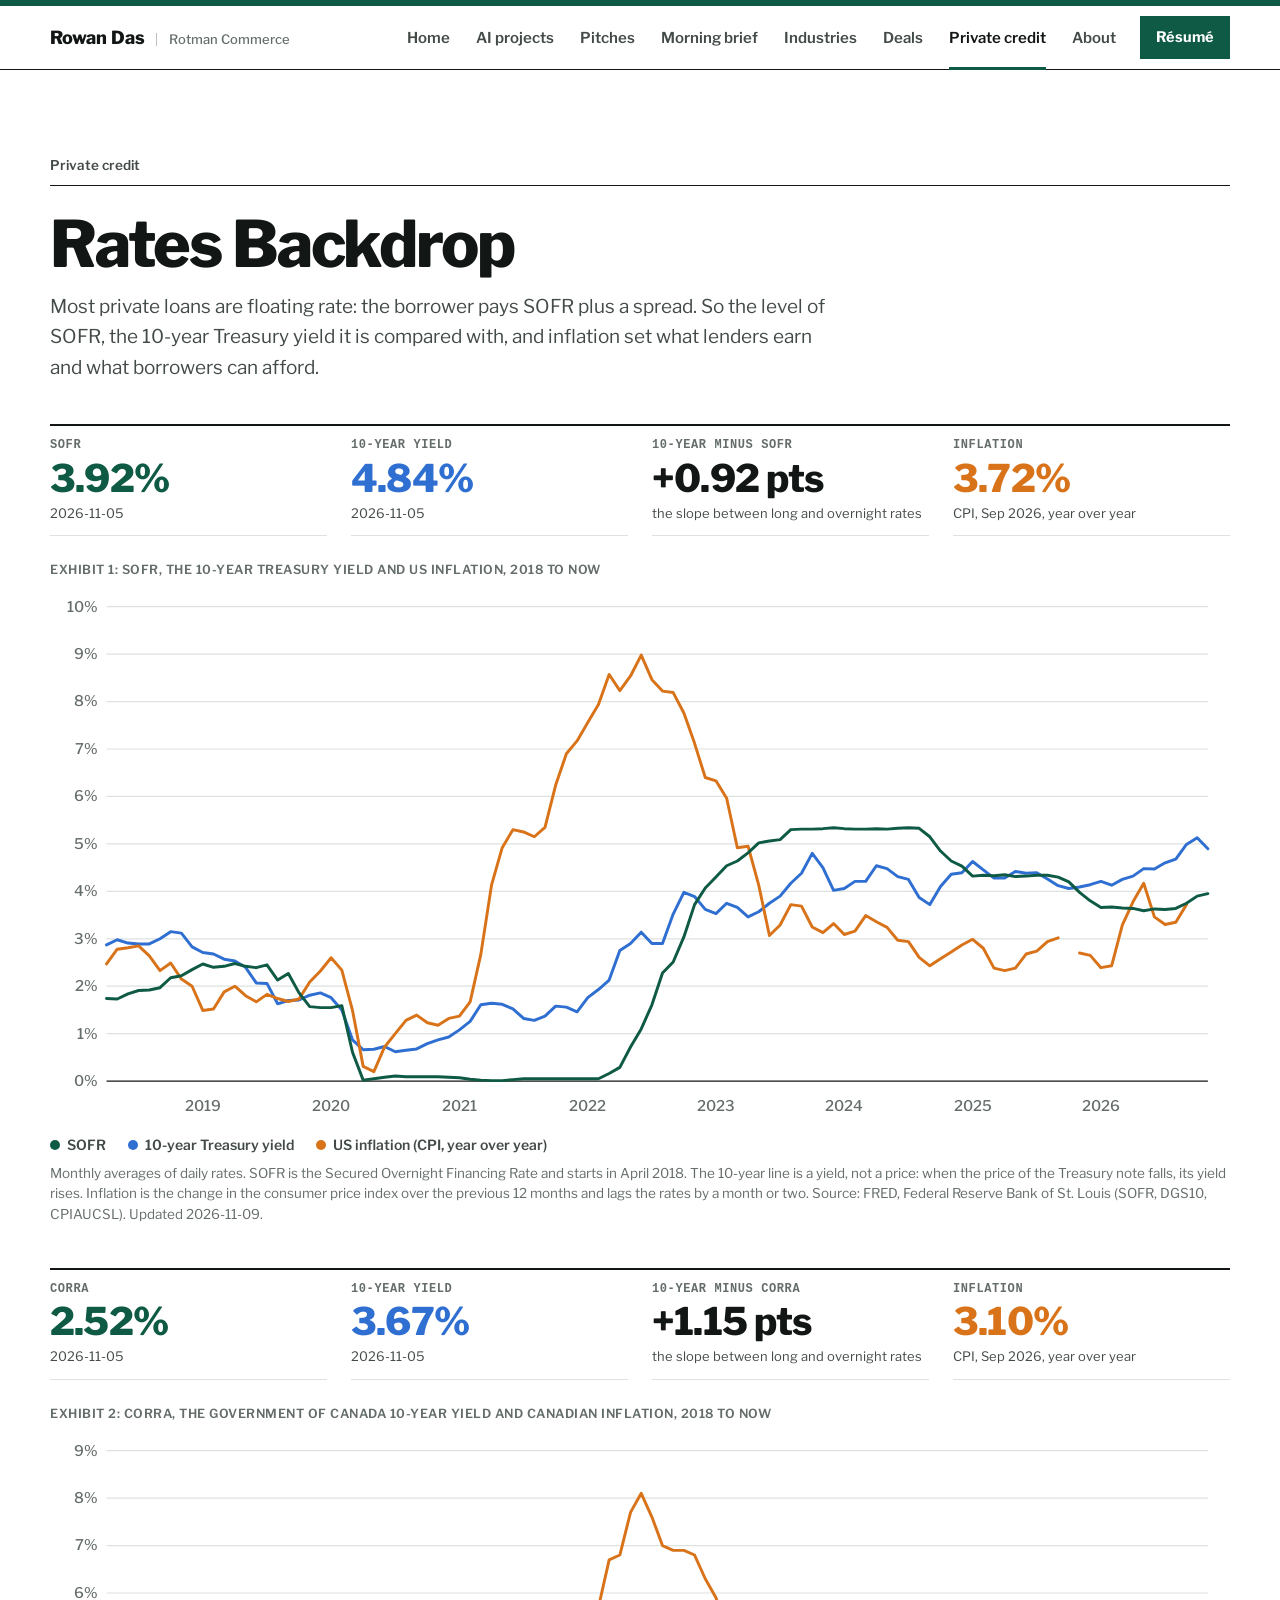
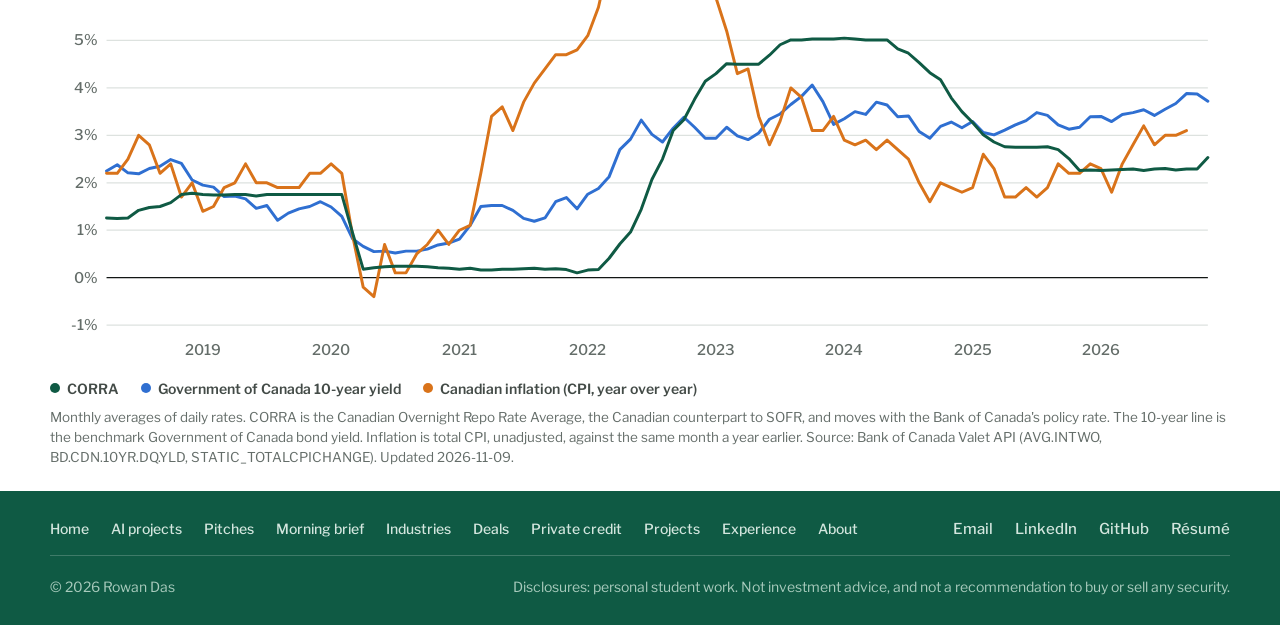
<file: privatecredit.html>
<!doctype html>
<html lang="en">
<head>
<meta charset="utf-8">
<meta name="viewport" content="width=device-width, initial-scale=1">
<title>Private Credit | Rowan Das</title>
<meta name="description" content="SOFR, the 10-year Treasury yield and US inflation on one chart, the rates backdrop for private credit.">
<meta property="og:title" content="Private Credit | Rowan Das">
<meta property="og:description" content="SOFR, the 10-year Treasury yield and US inflation since 2018.">
<meta property="og:type" content="website">
<link rel="preconnect" href="https://fonts.googleapis.com">
<link rel="preconnect" href="https://fonts.gstatic.com" crossorigin>
<link href="https://fonts.googleapis.com/css2?family=Libre+Franklin:wght@400;500;600;700;800&display=swap" rel="stylesheet">
<link rel="icon" href="favicon.svg" type="image/svg+xml">
<link rel="icon" href="favicon.ico" sizes="any">
<link rel="apple-touch-icon" href="apple-touch-icon.png">
<link rel="stylesheet" href="styles.css">
</head>
<body>

<header class="site">
  <div class="wrap bar">
    <a class="mark" href="index.html">Rowan Das<span class="mark-sub">Rotman Commerce</span></a>
    <nav aria-label="Main">
      <a href="index.html">Home</a>
      <a href="ai-news.html">AI projects</a>
      <a href="pitches.html">Pitches</a>
      <a href="brief.html"><span class="nfull">Morning brief</span><span class="nshort" aria-hidden="true">Brief</span></a>
      <a href="industries.html">Industries</a>
      <a href="deals.html">Deals</a>
      <a href="privatecredit.html" aria-current="page">Private credit</a>
      <a href="index.html#about">About</a>
    </nav>
    <a class="cta" href="resume.pdf" data-resume>Résumé</a>
  </div>
</header>

<main class="wrap">
<article class="ed">
  <section class="ed-band pc-band">
    <p class="ed-kicker"><span>Private credit</span></p>
    <h1 class="ed-h1">Rates Backdrop</h1>
    <p class="ed-dek">Most private loans are floating rate: the borrower pays SOFR plus a spread. So the level of SOFR, the 10-year Treasury yield it is compared with, and inflation set what lenders earn and what borrowers can afford.</p>
  </section>

  <section class="pc" id="chart" aria-labelledby="pcTUS">
    <div class="pc-tiles" id="pcTilesUS"></div>
    <p class="ed-label" id="pcTUS">Exhibit 1: SOFR, the 10-Year Treasury Yield and US Inflation, 2018 to Now</p>
    <div class="pc-chart" id="pcChartUS"></div>
    <div class="pc-key" id="pcKeyUS"></div>
    <p class="ed-note" id="pcNoteUS"></p>
  </section>

  <section class="pc pc-ca" id="canada" aria-labelledby="pcTCA">
    <div class="pc-tiles" id="pcTilesCA"></div>
    <p class="ed-label" id="pcTCA">Exhibit 2: CORRA, the Government of Canada 10-Year Yield and Canadian Inflation, 2018 to Now</p>
    <div class="pc-chart" id="pcChartCA"></div>
    <div class="pc-key" id="pcKeyCA"></div>
    <p class="ed-note" id="pcNoteCA"></p>
  </section>
</article>
</main>

<footer class="dark">
  <div class="wrap">
    <div class="fnav">
      <nav aria-label="Site">
        <a href="index.html">Home</a>
        <a href="ai-news.html">AI projects</a>
        <a href="pitches.html">Pitches</a>
        <a href="brief.html">Morning brief</a>
        <a href="industries.html">Industries</a>
        <a href="deals.html">Deals</a>
        <a href="privatecredit.html">Private credit</a>
        <a href="index.html#projects">Projects</a>
        <a href="index.html#experience">Experience</a>
        <a href="index.html#about">About</a>
      </nav>
      <p class="fcontact">
        <a data-contact="email" href="mailto:rowanamlan@gmail.com">Email</a>
        <a data-contact="linkedin" href="https://www.linkedin.com/in/dasrowan" target="_blank" rel="noopener">LinkedIn</a>
        <a data-contact="github" href="https://github.com/Amlan-Das" target="_blank" rel="noopener">GitHub</a>
        <a href="resume.pdf" data-resume>Résumé</a>
      </p>
    </div>
    <div class="foot">
      <p>&copy; 2026 Rowan Das</p>
      <p>Disclosures: personal student work. Not investment advice, and not a recommendation to buy or sell any security.</p>
    </div>
  </div>
</footer>

<script src="data.js"></script>
<script src="common.js"></script>
<script src="privatecredit.js"></script>
</body>
</html>
</file>
<file: styles.css>
/* ------------------------------------------------------------------
   Tokens
   The site reads like a sell-side initiation report: white coated paper,
   black ink, cool grey rules and one house colour, a deep research
   green. The green owns the coverage sidebar, the report rule along the
   top of every page and anything you can click. One typeface, Libre
   Franklin, with tabular figures wherever there is a number. Square
   corners, hairline rules, no shadows, no gradients.
   Green and red text still say whether a pitch is moving toward its
   target or away from it.
------------------------------------------------------------------- */
:root {
  --paper: #ffffff;
  --soft: #f3f5f4;
  --wash: var(--soft);
  --chip: #e8eeeb;
  --ink: #121614;
  --slate: #434b47;
  --mist: #646d69;
  --rule: #dde2df;
  --rule-strong: #b9c2bd;
  --house: #0f5a44;
  --house-deep: #0a4433;
  --house-tint: #e6efeb;
  --navy: var(--house);            /* older rules below still say navy */
  --navy-deep: var(--house-deep);
  --accent: var(--house);
  --on-accent: #ffffff;
  --up: #15784a;
  --down: #b3261e;
  --blue: var(--house);
  --violet: var(--house);
  --grad-line: var(--house);
  --glass-line: var(--rule);

  --sans: "Libre Franklin", "Helvetica Neue", Arial, sans-serif;
  --serif: var(--sans);
  --mono: ui-monospace, "SFMono-Regular", Menlo, Consolas, monospace;

  --wrap: 1180px;
  --gut: clamp(16px, 4vw, 40px);
  --ease: cubic-bezier(.16, 1, .3, 1);
}
/* House green: the coverage sidebar, the contact band and the footer */
.dark {
  --paper: var(--house);
  --soft: #14684f;
  --wash: #14684f;
  --chip: #1b7259;
  --ink: #ffffff;
  --slate: #d3e6de;
  --mist: #a9cbbd;
  --rule: rgba(255, 255, 255, .2);
  --rule-strong: rgba(255, 255, 255, .42);
  --accent: #ffffff;
  --on-accent: var(--house);
  background: var(--paper); color: var(--ink);
}

* { box-sizing: border-box; }
html { scroll-behavior: smooth; scroll-padding-top: 84px; -webkit-text-size-adjust: 100%; }
body {
  margin: 0; background: var(--paper); color: var(--ink);
  font: 400 17px/1.6 var(--sans);
  font-variant-numeric: tabular-nums;
  -webkit-font-smoothing: antialiased; text-rendering: optimizeLegibility;
  counter-reset: exhibit;
}
a {
  color: inherit; text-decoration: underline; text-decoration-color: var(--rule-strong);
  text-decoration-thickness: 1px; text-underline-offset: 3px;
  transition: color .15s, text-decoration-color .15s, background .15s, border-color .15s;
}
a:hover { color: var(--accent); text-decoration-color: currentColor; }
:focus-visible { outline: 2px solid var(--accent); outline-offset: 3px; }
::selection { background: var(--house); color: #fff; }
.dark ::selection { background: #fff; color: var(--house); }
html { scrollbar-color: var(--rule-strong) var(--paper); }

.wrap { width: 100%; max-width: calc(var(--wrap) + 2 * var(--gut)); margin-left: auto; margin-right: auto; padding-inline: var(--gut); }

.band { padding-block: clamp(56px, 6vw, 88px); color: var(--ink); }
.band:not(.dark) + .band:not(.dark) { border-top: 1px solid var(--rule); }

/* Labels that used to be pills are plain text now */
.chip { display: inline; color: var(--slate); font: 600 14px/1.4 var(--sans); white-space: nowrap; }
.chip.soft { color: var(--mist); font-weight: 500; }
.chip.acc { color: var(--house); }
.chip.up { color: var(--up); }
.chip.down { color: var(--down); }
.chip i { display: none; }

/* ------------------------------------------------------------------
   Masthead: the 6px report rule, the name and the menu
------------------------------------------------------------------- */
.site {
  position: sticky; top: 0; z-index: 20;
  background: var(--paper);
  border-top: 6px solid var(--house);
  border-bottom: 1px solid var(--ink);
}
.site .bar { display: flex; align-items: center; gap: 24px; min-height: 62px; }
.mark { display: inline-flex; align-items: baseline; gap: 12px; font: 800 18px/1 var(--sans); letter-spacing: -.01em; text-decoration: none; white-space: nowrap; }
.mark:hover { color: var(--ink); }
.mark-sub { padding-left: 12px; border-left: 1px solid var(--rule-strong); color: var(--mist); font-size: 13px; font-weight: 500; letter-spacing: 0; }
.site nav { display: flex; align-items: center; gap: 4px 26px; margin-left: auto; font-size: 15px; font-weight: 600; }
.site nav a { position: relative; padding: 20px 0 19px; color: var(--slate); text-decoration: none; white-space: nowrap; }
.site nav a:hover { color: var(--house); }
.site nav a[aria-current] { color: var(--ink); }
.site nav a[aria-current]::after { content: ""; position: absolute; left: 0; right: 0; bottom: -1px; height: 3px; background: var(--house); }
.site a.cta {
  padding: 10px 16px; background: var(--house); color: #fff;
  font-size: 14.5px; font-weight: 700; text-decoration: none; white-space: nowrap;
}
.site a.cta:hover { background: var(--house-deep); color: #fff; }
@media (max-width: 960px) {
  html { scroll-padding-top: 12px; }
  .site { position: relative; }
  .site .bar { flex-wrap: wrap; gap: 0 12px; padding-top: 12px; }
  .mark { order: 1; }
  .mark-sub { display: none; }
  .site a.cta { order: 2; margin-left: auto; }
  .site nav {
    order: 3; width: 100%; margin-left: 0; gap: 18px; padding: 4px 0 0;
    overflow-x: auto; -webkit-overflow-scrolling: touch; scrollbar-width: none;
  }
  .site nav::-webkit-scrollbar { display: none; }
  .site nav a { flex: none; padding: 10px 0 12px; font-size: 14.5px; }
}
.site nav .nshort { display: none; }
@media (max-width: 440px) {
  .site nav { gap: 12px; }
  .site nav a { font-size: 14px; }
  .site nav .nfull { position: absolute; width: 1px; height: 1px; overflow: hidden; clip: rect(0 0 0 0); white-space: nowrap; }
  .site nav .nshort { display: inline; }
}

/* ------------------------------------------------------------------
   Buttons: square, ruled, house green when solid
------------------------------------------------------------------- */
.btn {
  display: inline-flex; align-items: center; min-height: 42px; padding: 0 18px;
  border: 1px solid var(--ink); background: transparent; color: var(--ink);
  font: 600 15px/1 var(--sans); text-decoration: none; cursor: pointer;
  transition: border-color .15s, color .15s, background .15s;
}
.btn:hover { border-color: var(--house); background: var(--house-tint); color: var(--house); }
.btn.solid { background: var(--house); border-color: var(--house); color: #fff; }
.btn.solid:hover { background: var(--house-deep); border-color: var(--house-deep); color: #fff; }
.dark .btn { border-color: var(--rule-strong); color: #fff; }
.dark .btn:hover { border-color: #fff; background: rgba(255, 255, 255, .08); color: #fff; }
.dark .btn.solid { background: #fff; border-color: #fff; color: var(--house); }
.dark .btn.solid:hover { background: var(--house-tint); border-color: var(--house-tint); color: var(--house-deep); }
.actions { display: flex; flex-wrap: wrap; align-items: center; gap: 10px 14px; }

/* ------------------------------------------------------------------
   Cover: the first page of the report. Green coverage sidebar on the
   left, the report and Exhibit 1 on the right.
------------------------------------------------------------------- */
.cover { border-bottom: 1px solid var(--ink); overflow-x: clip; }
.cover-in { display: grid; grid-template-columns: 330px minmax(0, 1fr); gap: 0 clamp(32px, 4vw, 56px); }
.cover-side {
  display: flex; flex-direction: column; gap: 26px;
  position: relative; margin-left: calc(-1 * var(--gut)); padding: 40px 32px 40px var(--gut);
}
/* The green runs on to the left edge of the window */
.cover-side::before { content: ""; position: absolute; top: 0; bottom: 0; right: 100%; width: 100vw; background: var(--house); }
.cover-name { margin: 0; font: 800 clamp(40px, 3.6vw, 50px)/.98 var(--sans); letter-spacing: -.03em; text-wrap: balance; }
.cover-role { margin: -10px 0 0; font: 600 16px/1.45 var(--sans); }
.cover-school { margin: -18px 0 0; color: var(--slate); font-size: 15px; line-height: 1.5; }
.toc-h { margin: 0 0 8px; color: var(--slate); font: 600 14px/1.3 var(--sans); }
.cover-box { padding: 16px 18px 18px; border: 1px solid var(--rule-strong); }
.cover-box .cb-v { margin: 0; font: 800 34px/1.05 var(--sans); letter-spacing: -.02em; }
.cover-box .cb-s { margin: 6px 0 0; color: var(--slate); font-size: 14px; line-height: 1.45; }
.cover-toc { display: flex; flex-direction: column; border-bottom: 1px solid var(--rule); }
.cover-toc a {
  display: flex; justify-content: space-between; align-items: baseline; gap: 12px;
  padding: 10px 0; border-top: 1px solid var(--rule); color: #fff; font-size: 15.5px; font-weight: 600; text-decoration: none;
}
.cover-toc a:hover { color: #fff; }
.cover-toc a:hover span:first-child { text-decoration: underline; text-decoration-thickness: 2px; text-underline-offset: 4px; }
.cover-toc .toc-d { color: var(--mist); font-size: 13px; font-weight: 500; text-align: right; }
.cover-contact { display: flex; flex-direction: column; align-items: flex-start; gap: 14px; margin-top: auto; }
.cover-links { display: flex; flex-direction: column; gap: 4px; margin: 0; font-size: 15px; }
.cover-links a { color: #fff; text-decoration-color: var(--rule-strong); overflow-wrap: anywhere; }
.cover-links a:hover { color: #fff; text-decoration-color: #fff; }

.cover-main { padding: 34px 0 44px; min-width: 0; }
.rline {
  display: flex; justify-content: space-between; flex-wrap: wrap; gap: 4px 24px;
  margin: 0; padding-bottom: 10px; border-bottom: 1px solid var(--ink);
  color: var(--slate); font: 600 13.5px/1.3 var(--sans);
}
.cover-h { margin: 26px 0 0; max-width: 17em; font: 800 clamp(34px, 4.2vw, 58px)/1.02 var(--sans); letter-spacing: -.032em; text-wrap: balance; }
.cover-main .intro { margin: 18px 0 0; max-width: 62ch; color: var(--slate); font-size: 17.5px; line-height: 1.6; }

/* Exhibits: numbered captions over tables and figures, a source line under them */
.exhibit { margin: 36px 0 0; }
.exh { counter-increment: exhibit; margin: 0 0 12px; font: 700 15px/1.35 var(--sans); }
.exh::before { content: "Exhibit " counter(exhibit) ": "; color: var(--house); }
.src { margin: 12px 0 0; color: var(--mist); font-size: 13.5px; line-height: 1.5; }
.src a { color: var(--slate); }
.fine { margin: 18px 0 0; color: var(--mist); font-size: 14px; }

/* Exhibit 1 sits beside the sidebar, so it drops the date column and gives the slider room */
.cover .ledger { --cols: minmax(0, 1.25fr) 52px 92px 92px 96px minmax(190px, 1.25fr) 18px; }
.cover .ledger .c-date, .cover .ledger .lhead > span:nth-child(3) { display: none; }
.cover .co { font-size: 17px; }

@media (max-width: 1200px) and (min-width: 901px) {
  .cover-in { grid-template-columns: 270px minmax(0, 1fr); gap: 0 32px; }
  .cover-side { padding-right: 24px; }
  .cover-toc .toc-d { display: none; }
  .cover .ledger { --cols: minmax(0, 1.2fr) 48px 88px 92px minmax(170px, 1.3fr) 18px; }
  .cover .ledger .lbtn > span:nth-child(4), .cover .ledger .lhead > span:nth-child(4) { display: none; }
  .cover-h { font-size: clamp(32px, 3.6vw, 44px); }
  .cover-main .intro { font-size: 16.5px; }
}
@media (max-width: 900px) {
  .cover-side::before { display: none; }
  .cover-in { grid-template-columns: minmax(0, 1fr); }
  .cover-side {
    display: grid; grid-template-columns: minmax(0, 1fr) minmax(0, 1fr); gap: 22px 32px; align-items: start;
    margin-inline: calc(-1 * var(--gut)); padding: 32px var(--gut);
  }
  .cover-side > .cover-name, .cover-side > .cover-role, .cover-side > .cover-school { grid-column: 1 / -1; }
  .cover-contact { margin-top: 0; }
  .cover-main { padding-top: 28px; }
}
@media (max-width: 640px) {
  .cover-side { grid-template-columns: minmax(0, 1fr); gap: 20px; padding-block: 26px 28px; }
  /* On a phone the menu above already lists the pages, and the contact band closes the page */
  .cover-toc, .cover-contact, .cover-school { display: none; }
  .cover-main { padding-top: 20px; }
  .cover-h { margin-top: 18px; font-size: 32px; }
  .cover-main .intro { margin-top: 12px; font-size: 16px; line-height: 1.55; }
  .exhibit { margin-top: 24px; }
  .cover-box { padding: 12px 14px; }
  .cover-box .cb-v { font-size: 26px; }
  .cover-name { font-size: 40px; }
  .cover-role { margin-top: -8px; }
  .cover-school { margin-top: -14px; }
}

/* ------------------------------------------------------------------
   Section heads: a 2px ink rule, the title, and a note on the right
------------------------------------------------------------------- */
.sechead { display: flex; justify-content: space-between; align-items: baseline; flex-wrap: wrap; gap: 10px 48px; margin-bottom: 28px; padding-top: 14px; border-top: 2px solid var(--ink); }
.sechead .ttl { display: flex; align-items: baseline; flex-wrap: wrap; gap: 8px 16px; }
.sechead h1, .sechead h2 { margin: 0; font: 800 clamp(28px, 2.8vw, 36px)/1.08 var(--sans); letter-spacing: -.025em; }
.sechead h1 { font-size: clamp(38px, 4.8vw, 56px); letter-spacing: -.032em; }
.sechead .note { margin: 0; max-width: 50ch; color: var(--slate); font-size: 15.5px; line-height: 1.55; }
.subhead { margin: 56px 0 12px; font: 700 17px/1.3 var(--sans); }
.ledger.projects, .tbox { border-top: 1px solid var(--ink); }

/* ------------------------------------------------------------------
   Ledger: pitches and planned projects
------------------------------------------------------------------- */
.ledger { --cols: minmax(0, 1.5fr) 64px 104px 96px 104px 104px minmax(0, 1.3fr) 18px; }
.ledger.projects { --cols: minmax(0, 1fr) minmax(0, 1.6fr) 110px 18px; }

.lhead, .lbtn { display: grid; grid-template-columns: var(--cols); column-gap: 18px; align-items: center; }
.lhead { padding: 0 0 10px; border-bottom: 1px solid var(--ink); color: var(--mist); font-size: 13px; font-weight: 500; }
.lrow { border-bottom: 1px solid var(--rule); }
.lbtn {
  width: 100%; padding: 18px 0; border: 0; background: none; color: inherit;
  font: inherit; text-align: left; cursor: pointer;
}
.lbtn:hover .co { color: var(--navy); }
.lbtn:focus-visible { outline-offset: -2px; }

.co { display: block; font: 600 18px/1.25 var(--sans); letter-spacing: -.005em; transition: color .15s; }
.tk { display: block; margin-top: 2px; color: var(--mist); font: 500 13px/1.4 var(--sans); }
.call { font: 600 15px/1 var(--sans); }
.call.short { color: var(--ink); }
.c-date { font-size: 15px; color: var(--slate); }
.c-num { font-size: 16px; font-weight: 500; font-variant-numeric: tabular-nums; }
.c-num small { display: block; margin-top: 2px; color: var(--mist); font-size: 13px; font-weight: 400; }
.lhead .r, .c-num { text-align: right; }

.ind { position: relative; width: 12px; height: 12px; justify-self: end; }
.ind::before, .ind::after { content: ""; position: absolute; left: 0; right: 0; top: 50%; height: 1.5px; margin-top: -.75px; background: var(--slate); transition: transform .3s var(--ease); }
.ind::after { transform: rotate(90deg); }
.lrow.open .ind::after { transform: rotate(0deg); }

/* The slider: pitch price on the left tick, target on the right tick.
   The dot is the last close. The ring is the closest print to the target. */
.prog { display: block; min-width: 0; }
.track { --ly: 29px; position: relative; display: block; height: calc(var(--ly) + 28px); }
.track.big { --ly: 36px; height: calc(var(--ly) + 48px); }
.track::before { content: ""; position: absolute; left: 0; right: 0; top: var(--ly); height: 2px; border-radius: 1px; background: var(--rule); }
.tick { position: absolute; top: calc(var(--ly) - 5px); width: 2px; height: 12px; margin-left: -1px; background: var(--ink); }
.tick.tp { left: 16%; }
.tick.tt { left: 84%; }
.reach, .fill { position: absolute; top: calc(var(--ly) - 1px); height: 4px; background: var(--c, var(--up)); }
.reach { opacity: .28; left: var(--rl, 16%); width: var(--rw, 0%); transition: left 1s var(--ease) var(--delay, 0ms), width 1s var(--ease) var(--delay, 0ms); }
.fill { left: var(--l, 16%); width: var(--w, 0%); transition: left 1s var(--ease) var(--delay, 0ms), width 1s var(--ease) var(--delay, 0ms); }
.track .ring, .track .dot { position: absolute; top: calc(var(--ly) + 1px); border-radius: 50%; }
.track .ring { left: var(--rx, 16%); width: 12px; height: 12px; margin: -6px 0 0 -6px; border: 2px solid var(--ink); background: var(--paper); transition: left 1s var(--ease) var(--delay, 0ms); }
.track .dot { left: var(--x, 16%); width: 12px; height: 12px; margin: -6px 0 0 -6px; background: var(--ink); box-shadow: 0 0 0 3px var(--paper); transition: left 1s var(--ease) var(--delay, 0ms); }
.bubble {
  position: absolute; top: 0; left: var(--x, 16%); transform: translateX(-50%); padding: 0 6px; height: 18px;
  background: var(--ink); color: var(--paper); font: 600 12px/18px var(--sans); font-variant-numeric: tabular-nums; white-space: nowrap;
  transition: left 1s var(--ease) var(--delay, 0ms);
}
.bubble::after { content: ""; position: absolute; left: 50%; bottom: -4px; margin-left: -4px; border: 4px solid transparent; border-bottom: 0; border-top-color: var(--ink); }
.track.big .bubble { height: 22px; padding: 0 8px; font-size: 13px; line-height: 22px; }
.tl { position: absolute; top: calc(var(--ly) + 12px); transform: translateX(-50%); color: var(--slate); font: 500 12.5px/1.25 var(--sans); font-variant-numeric: tabular-nums; white-space: nowrap; text-align: center; }
.tl.l { left: 16%; }
.tl.r { left: 84%; }
.tl.m { left: 50%; color: var(--mist); font-weight: 400; }
.tl small { display: block; color: var(--mist); font-size: 12px; font-weight: 400; }
.track.big .tl { font-size: 15px; }
.track.big .tl small { font-size: 12.5px; }
.track.big .tl.m { font-size: 14px; }

/* Panel that opens under a row */
.lpanel { display: grid; grid-template-rows: 0fr; transition: grid-template-rows .4s var(--ease); }
.lrow.open .lpanel { grid-template-rows: 1fr; }
.lpanel > .inner { min-height: 0; overflow: hidden; }
.pbody { display: grid; grid-template-columns: minmax(0, 1.1fr) minmax(0, 1fr); gap: 20px 48px; padding: 2px 0 24px; align-items: start; }
.pbody .a { margin: 0; max-width: 64ch; color: var(--slate); font-size: 16px; line-height: 1.65; }
.btns { display: flex; flex-wrap: wrap; gap: 10px; margin-top: 20px; }

.phead { display: flex; justify-content: space-between; align-items: baseline; flex-wrap: wrap; gap: 4px 16px; font-size: 14.5px; }
.phead b { font-weight: 600; }
.lgs { display: flex; flex-wrap: wrap; gap: 2px 16px; }
.lg { display: inline-flex; align-items: center; gap: 6px; color: var(--mist); font-size: 13px; font-variant-numeric: tabular-nums; }
.sw { display: inline-block; width: 10px; height: 10px; border-radius: 50%; flex: none; }
.sw.sw-dot { background: var(--ink); }
.sw.sw-ring { border: 2px solid var(--ink); background: var(--paper); }
.pline { margin: 4px 0 0; color: var(--slate); font-size: 14.5px; line-height: 1.5; }
.pslider .pline ~ .phead { margin-top: 16px; padding-top: 14px; border-top: 1px solid var(--rule-strong); }

.clock { position: relative; display: block; height: 16px; margin-top: 8px; }
.clock::before { content: ""; position: absolute; left: 0; right: 0; top: 7px; height: 2px; border-radius: 1px; background: var(--rule-strong); }
.cfill { position: absolute; left: 0; top: 6px; height: 4px; width: var(--t, 0%); background: var(--navy); transition: width 1s var(--ease); }
.cdot { position: absolute; top: 8px; left: var(--t, 0%); width: 10px; height: 10px; margin: -5px 0 0 -5px; border-radius: 50%; background: var(--navy); box-shadow: 0 0 0 3px var(--soft); transition: left 1s var(--ease); }
.cends { display: flex; justify-content: space-between; margin-top: 2px; color: var(--mist); font-size: 12.5px; }

.ftiles { display: grid; grid-template-columns: repeat(auto-fit, minmax(140px, 1fr)); gap: 0 24px; margin-bottom: 24px; border-top: 1px solid var(--rule); }
.ftile { display: flex; flex-direction: column; gap: 1px; padding: 12px 0 0; }
.ftile .fl { color: var(--mist); font-size: 13px; font-weight: 500; }
.ftile .fv { font: 600 18px/1.25 var(--sans); font-variant-numeric: tabular-nums; }
.ftile .fs { color: var(--mist); font-size: 13px; line-height: 1.4; }
.lchart { padding-bottom: 24px; }
.lchart .tv { height: 440px; border: 1px solid var(--rule); overflow: hidden; }
.lchart p { margin: 8px 0 0; color: var(--mist); font-size: 13px; }
.missing { color: var(--mist); font-size: 14px; }

/* Planned projects */
.q-col { color: var(--slate); font-size: 16px; }
.projects .pbody { grid-template-columns: minmax(0, 1.4fr) minmax(0, 1fr); padding-bottom: 22px; }
.facts { margin: 0; border-top: 1px solid var(--rule); }
.facts div { display: grid; grid-template-columns: 96px minmax(0, 1fr); gap: 14px; padding: 10px 0; border-bottom: 1px solid var(--rule); font-size: 15px; }
.facts dt { color: var(--mist); font-weight: 500; }
.facts dd { margin: 0; color: var(--slate); }
.status .chip { font-size: 14px; }

@media (max-width: 880px) {
  .lhead { display: none; }
  .ledger { border-top: 1px solid var(--ink); }
  .ledger .lbtn { grid-template-columns: repeat(6, minmax(0, 1fr)); column-gap: 12px; row-gap: 10px; padding: 18px 0; }
  .ledger .c-co { grid-column: 1 / 5; grid-row: 1; }
  .ledger .c-call { grid-column: 5; grid-row: 1; justify-self: end; align-self: start; padding-top: 2px; }
  .ledger .ind { grid-column: 6; grid-row: 1; align-self: start; margin-top: 5px; }
  .ledger .c-date { display: none; }
  .ledger .c-num { grid-column: span 2; grid-row: 2; text-align: left; align-self: start; }
  .ledger .c-num::before { content: attr(data-label); display: block; margin-bottom: 2px; color: var(--mist); font-size: 12px; font-weight: 400; }
  .ledger .c-prog { grid-column: 1 / -1; grid-row: 3; }
  .pbody, .projects .pbody { grid-template-columns: 1fr; gap: 18px; }

  .ledger.projects .lbtn { grid-template-columns: minmax(0, 1fr) auto 18px; row-gap: 4px; }
  .projects .c-co { grid-column: 1; grid-row: 1; }
  .projects .status { grid-column: 2; grid-row: 1; }
  .projects .ind { grid-column: 3; grid-row: 1; margin-top: 0; align-self: center; }
  .projects .q-col { grid-column: 1 / -1; grid-row: 2; font-size: 15px; }
}

/* ------------------------------------------------------------------
   Live tools on the home page
------------------------------------------------------------------- */
.feat { display: grid; grid-template-columns: repeat(auto-fit, minmax(min(100%, 420px), 1fr)); gap: 28px 48px; }
/* Each tool is a ruled box: a 3px house rule along the top, no fill */
.fcard {
  display: flex; flex-direction: column; align-items: flex-start; gap: 10px; padding: 18px 0 4px;
  border-top: 3px solid var(--house);
}
.fcard h3 { margin: 0; font: 800 24px/1.15 var(--sans); letter-spacing: -.02em; }
.fcard .fq { margin: 0; font-size: 17px; font-weight: 500; color: var(--ink); }
.fcard .fa { margin: 0; max-width: 60ch; color: var(--slate); font-size: 15.5px; line-height: 1.6; }
.fcard .stack { margin: 0; color: var(--mist); font-size: 14px; }
.fcard .flive { margin: 4px 0 8px; padding: 12px 14px; width: 100%; background: var(--house-tint); color: var(--slate); font-size: 14.5px; line-height: 1.5; }
.fcard .flive b { color: var(--ink); font-weight: 600; }
.fcard .btn { margin-top: auto; }

/* ------------------------------------------------------------------
   Experience
------------------------------------------------------------------- */
.rows { border-top: 1px solid var(--ink); }
.erow { display: grid; grid-template-columns: 200px minmax(0, 1fr); gap: 4px 32px; padding: 22px 0; border-bottom: 1px solid var(--rule); }
.erow .when { margin: 2px 0 0; color: var(--slate); font-size: 15px; font-variant-numeric: tabular-nums; }
.erow h3 { margin: 0; font: 600 18px/1.3 var(--sans); }
.erow .org { margin: 2px 0 0; color: var(--slate); font-size: 16px; }
.erow ul { margin: 8px 0 0; padding: 0; list-style: none; max-width: 66ch; color: var(--slate); font-size: 16px; }
.erow li { margin: 0; }
@media (max-width: 700px) { .erow { grid-template-columns: 1fr; } .erow .when { order: -1; font-size: 14px; } }

/* ------------------------------------------------------------------
   About
------------------------------------------------------------------- */
.about { display: grid; grid-template-columns: minmax(0, 1fr) minmax(0, 1fr); gap: 32px 64px; align-items: start; }
.statement { margin: 0; max-width: 32em; font-size: 19px; line-height: 1.6; }
/* The results table starts level with the statement beside it */
.about .exhibit { margin: 0; }
.wins { margin: 0; padding: 0; list-style: none; border-top: 1px solid var(--ink); }
.wins li { display: grid; grid-template-columns: 76px minmax(0, 1fr); gap: 16px; padding: 12px 0; border-bottom: 1px solid var(--rule); color: var(--slate); font-size: 15.5px; line-height: 1.45; }
.wins b { color: var(--ink); font-weight: 600; font-variant-numeric: tabular-nums; }
.tbox { display: grid; grid-template-columns: repeat(2, minmax(0, 1fr)); gap: 0 64px; }
.tgroup { padding: 14px 0 16px; border-bottom: 1px solid var(--rule); }
.tgroup h3 { margin: 0 0 4px; font: 600 15px/1.3 var(--sans); }
.tgroup p { margin: 0; color: var(--slate); font-size: 15.5px; line-height: 1.55; }

/* Skills: the orb on the left, the same skills as a list on the right */
.skills { margin-top: 56px; }
.skills-in { display: grid; grid-template-columns: minmax(0, 480px) minmax(0, 1fr); gap: 32px 56px; align-items: center; border-top: 1px solid var(--ink); padding-top: 8px; }
.skills .tbox { grid-template-columns: minmax(0, 1fr); border-top: 0; }
.skills .tgroup { position: relative; padding-left: 18px; cursor: default; outline-offset: 0; transition: color .2s; }
.skills .tgroup::before { content: ""; position: absolute; left: 0; top: 20px; width: 8px; height: 8px; border: 1.5px solid var(--rule-strong); border-radius: 50%; transition: background .2s, border-color .2s; }
.skills .tgroup.on::before { background: var(--house); border-color: var(--house); }
.skills .tgroup.on h3 { color: var(--house); }
.skills .tgroup:last-child { border-bottom: 0; }

.orb { position: relative; width: 100%; aspect-ratio: 1; touch-action: none; cursor: grab; user-select: none; -webkit-user-select: none; }
.orb.grab { cursor: grabbing; }
/* The globe: an outline, an equator and one meridian, in hairlines */
.orb-globe { position: absolute; inset: 9%; border: 1px solid var(--rule-strong); border-radius: 50%; pointer-events: none; }
.orb-globe::before, .orb-globe::after { content: ""; position: absolute; inset: 0; border: 1px solid var(--rule); border-radius: 50%; }
.orb-globe::before { transform: scaleY(.28); }
.orb-globe::after { transform: scaleX(.28); }
.orb-tag {
  position: absolute; left: 50%; top: 50%; padding: 2px 6px;
  color: var(--ink); font: 600 15px/1.2 var(--sans); white-space: nowrap;
  transition: color .2s, background .2s; will-change: transform, opacity;
}
.orb.lit .orb-tag { color: var(--rule-strong); }
.orb.lit .orb-tag.on { color: #fff; background: var(--house); }
@media (max-width: 860px) {
  .skills-in { grid-template-columns: minmax(0, 1fr); }
  .orb { max-width: 420px; margin: 0 auto; }
  .orb-tag { font-size: 13px; }
}
@media (max-width: 860px) { .about, .tbox { grid-template-columns: 1fr; } }

/* ------------------------------------------------------------------
   Contact and footer
------------------------------------------------------------------- */
.contact { padding-bottom: 0; }
.contact .sechead { margin-bottom: 14px; border-top-color: #fff; }
.contact .say { margin: 0 0 6px; color: var(--slate); }
.contact .big { margin: 0 0 26px; font: 800 clamp(28px, 4.4vw, 52px)/1.1 var(--sans); letter-spacing: -.03em; overflow-wrap: anywhere; }
.contact .big a { text-decoration-color: var(--rule-strong); text-decoration-thickness: 2px; text-underline-offset: 6px; }
.contact .big a:hover { color: #fff; text-decoration-color: #fff; }
.contact .actions { padding-bottom: clamp(48px, 6vw, 72px); }
.foot { display: flex; justify-content: space-between; flex-wrap: wrap; gap: 6px 24px; padding-block: 20px 26px; border-top: 1px solid var(--rule); color: var(--mist); font-size: 14px; }
.foot p { margin: 0; }
footer.dark .foot { border-top: 0; }
.contact + footer .foot { border-top: 1px solid var(--rule); }

@media (prefers-reduced-motion: reduce) {
  html { scroll-behavior: auto; }
  .fill, .reach, .dot, .ring, .bubble, .cfill, .cdot, .lpanel, .ind::before, .ind::after { transition: none; }
}

/* ------------------------------------------------------------------
   Tool pages: morning brief and deals
------------------------------------------------------------------- */
.ed-band { padding: clamp(36px, 4.5vw, 60px) 0 clamp(32px, 3.5vw, 44px); border-bottom: 1px solid var(--rule); }
.backlink { display: none; }
.ed-kicker { display: flex; justify-content: space-between; flex-wrap: wrap; gap: 4px 24px; margin: 0; padding-bottom: 10px; border-bottom: 1px solid var(--ink); color: var(--slate); font: 600 13.5px/1.3 var(--sans); }
.ed-h1 { margin: 26px 0 0; font: 800 clamp(38px, 5.2vw, 64px)/1 var(--sans); letter-spacing: -.034em; text-wrap: balance; }
.ed-dek { margin: 16px 0 0; max-width: 60ch; color: var(--slate); font-size: clamp(17px, 1.6vw, 19px); line-height: 1.6; }
.ed-byline { display: flex; flex-wrap: wrap; gap: 4px 22px; margin: 20px 0 0; }
.ed-byline span { color: var(--mist); font-size: 14px; }
.ed-label { margin: 0; color: var(--ink); font: 700 14.5px/1.35 var(--sans); }
/* Only the market tables are exhibits */
.ed-markets > .ed-label { counter-increment: exhibit; }
.ed-markets > .ed-label::before { content: "Exhibit " counter(exhibit) ": "; color: var(--house); }

.ed { padding-top: 36px; padding-bottom: 24px; }
.ed .num { font-variant-numeric: tabular-nums; }

.ed-top { display: grid; grid-template-columns: minmax(0, 1fr) 300px; gap: 28px 56px; align-items: start; }
.ed-body { max-width: 68ch; color: var(--slate); font-size: 17px; line-height: 1.65; }
.ed-body p { margin: 0 0 14px; }
.ed-body .ed-lede { margin-bottom: 20px; color: var(--ink); font-size: clamp(19px, 1.8vw, 21px); line-height: 1.5; }
.ed-body .ed-item { margin: 0; padding: 10px 0; border-top: 1px solid var(--rule); }
.ed-body .ed-item:last-of-type { border-bottom: 1px solid var(--rule); }
.ed-body .ed-item strong { color: var(--ink); font-weight: 600; }
.ed-body .ed-sub { margin: 24px 0 8px; }
.ed-body:has(.ed-stories) { max-width: none; }
.ed-body .ed-lede-big { max-width: 44ch; margin-bottom: 4px; color: var(--ink); font-size: clamp(22px, 2.3vw, 28px); font-weight: 700; line-height: 1.3; letter-spacing: -.018em; }
.ed-stories { display: grid; grid-template-columns: repeat(auto-fill, minmax(min(100%, 280px), 1fr)); gap: 8px 32px; margin-top: 24px; }
.ed-story { padding: 14px 0 12px; border-top: 1px solid var(--rule-strong); }
.ed-story .ed-tag { display: flex; flex-wrap: wrap; align-items: baseline; gap: 4px 10px; margin: 0 0 8px !important; }
.ed-story .ed-tag .chip { color: var(--ink); }
.ed-story .ed-tag .chip.up { color: var(--up); }
.ed-story .ed-tag .chip.down { color: var(--down); }
.ed-story .ed-tag .num { color: var(--mist); font-size: 13px; }
.ed-story h3 { margin: 0 0 6px; color: var(--ink); font: 600 18px/1.3 var(--sans); }
.ed-story p { margin: 0; font-size: 15.5px; line-height: 1.6; }
.ed-also { margin-top: 20px; padding-top: 14px; border-top: 1px solid var(--rule-strong); }
.ed-alsolist { display: grid; grid-template-columns: repeat(auto-fill, minmax(min(100%, 280px), 1fr)); gap: 10px 32px; margin-top: 8px; }
.ed-alsolist p { margin: 0; font-size: 15.5px; line-height: 1.55; }
.ed-cite { font: 600 11px/0 var(--sans); margin-left: 2px; }
.ed-cite a { padding: 0 1px; color: var(--navy); text-decoration: none; }
.ed-cite a:hover { color: var(--ink); text-decoration: underline; }

.ed-markets { position: sticky; top: 88px; padding-top: 12px; border-top: 2px solid var(--ink); }
.ed-markets .ed-label { padding-bottom: 8px; border-bottom: 1px solid var(--rule); }
.ed-markets table { width: 100%; border-collapse: collapse; }
.ed-markets td { padding: 10px 0; border-bottom: 1px solid var(--rule); vertical-align: baseline; }
.ed-markets td:first-child { color: var(--ink); font-size: 15.5px; font-weight: 500; }
.ed-markets td.num { text-align: right; color: var(--slate); font-size: 14px; }
.ed-markets td.chg { width: 76px; font-size: 13.5px; font-weight: 600; }
.ed .up, .ed-markets td.up { color: var(--up); }
.ed .down, .ed-markets td.down { color: var(--down); }
.ed-note { margin: 10px 0 0; color: var(--mist); font-size: 13.5px; line-height: 1.5; }

.ed-sec { margin-top: 72px; padding-top: 16px; border-top: 2px solid var(--ink); }
.ed-sechead { display: flex; justify-content: space-between; align-items: baseline; flex-wrap: wrap; gap: 6px 40px; margin-bottom: 22px; }
.ed-h2 { margin: 0; font: 800 clamp(26px, 2.6vw, 34px)/1.1 var(--sans); letter-spacing: -.025em; }
.ed-sechead p { margin: 0; max-width: 52ch; color: var(--slate); font-size: 15.5px; line-height: 1.55; }

.ed-srclist { list-style: none; margin: 0; padding: 0; columns: 3 280px; column-gap: 40px; }
.ed-src { break-inside: avoid; display: grid; grid-template-columns: 26px minmax(0, 1fr); gap: 8px; padding: 9px 6px 10px; border-top: 1px solid var(--rule); transition: background .2s; }
.ed-src .n { padding-top: 2px; color: var(--navy); font-size: 13px; font-weight: 600; font-variant-numeric: tabular-nums; }
.ed-src a { display: block; font-size: 15px; line-height: 1.4; text-decoration: none; }
.ed-src a:hover { text-decoration: underline; text-underline-offset: 3px; }
.ed-src .meta { display: block; margin-top: 3px; color: var(--mist); font-size: 12.5px; }
.ed-src.uncited .n, .ed-src.uncited a { color: var(--mist); font-weight: 400; }
.ed-src.lit, .ed-src:target { background: var(--soft); }

.ed-intros { display: grid; grid-template-columns: repeat(2, minmax(0, 1fr)); gap: 0 56px; }
@media (max-width: 860px) { .ed-intros { grid-template-columns: 1fr; } }
.ed-intro { max-width: 66ch; margin: 0 0 12px; color: var(--slate); font-size: 16.5px; line-height: 1.65; }
.ed-howgrid { display: grid; grid-template-columns: minmax(0, 1fr) minmax(0, 440px); gap: 28px 56px; margin-top: 28px; align-items: start; }
.ed-howgrid:has(.ed-fig[hidden]) { grid-template-columns: minmax(0, 1fr); }
.ed-steps { list-style: none; margin: 0; padding: 0; }
.ed-step { padding: 22px 0 24px; border-top: 1px solid var(--rule); transition: opacity .35s; }
.ed-steps.js .ed-step:not(.on) { opacity: .45; }
.ed-step h3 { margin: 0 0 10px; font: 600 20px/1.3 var(--sans); letter-spacing: -.005em; }
.ed-step p { margin: 0 0 12px; max-width: 64ch; color: var(--slate); font-size: 16px; line-height: 1.65; }
.ed-step p.snum { margin: 0 0 6px; color: var(--navy); font: 600 14px/1.3 var(--sans); }
.ed-step code { padding: 1px 5px; background: var(--soft); color: var(--ink); font: 400 .85em/1 var(--mono); }
.ed-code { margin: 14px 0 12px; padding: 12px 16px; overflow-x: auto; border: 1px solid var(--rule); background: var(--soft); color: var(--slate); font: 400 12.5px/1.6 var(--mono); white-space: pre; }
.ed-code .c { color: var(--mist); }
.ed-step .ed-run { max-width: none; margin: 0; padding: 8px 12px; background: var(--soft); color: var(--slate); font-size: 14px; line-height: 1.5; }
.ed-run b { color: var(--ink); font-weight: 600; }
.ed-rtab { margin: 14px 0 12px; border-bottom: 1px solid var(--rule); }
.ed-rrow { display: grid; grid-template-columns: 140px minmax(0, 1fr); gap: 16px; padding: 10px 0; border-top: 1px solid var(--rule); }
.ed-rrow .mv { color: var(--ink); font-size: 15px; font-weight: 600; line-height: 1.35; }
.ed-rrow .q { display: block; margin-bottom: 4px; color: var(--mist); font-size: 13px; }
.ed-hit { display: grid; grid-template-columns: 24px 38px minmax(0, 1fr); gap: 8px; align-items: baseline; font-size: 14px; line-height: 1.5; }
.ed-hit .n { color: var(--navy); font-size: 13px; font-weight: 600; text-decoration: none; }
.ed-hit .s { color: var(--slate); font-size: 13px; font-variant-numeric: tabular-nums; }
.ed-hit .t { overflow: hidden; color: var(--slate); white-space: nowrap; text-overflow: ellipsis; }
.ed-found { display: flex; flex-wrap: wrap; align-items: center; gap: 4px 6px; color: var(--slate); font-size: 13.5px; }
.ed-found a, .deal-srcs a { display: inline-flex; align-items: center; justify-content: center; min-width: 24px; height: 22px; padding: 0 6px; background: var(--chip); color: var(--navy); font-size: 12.5px; font-weight: 600; text-decoration: none; }
.ed-found a:hover, .deal-srcs a:hover { background: var(--navy); color: #fff; }
.ed-where { max-width: 66ch; margin: 32px 0 0; padding-top: 16px; border-top: 1px solid var(--rule); color: var(--mist); font-size: 15.5px; line-height: 1.65; }

.ed-fig { position: sticky; top: 88px; margin: 0; }
.fig-frame { position: relative; overflow: hidden; border: 1px solid var(--rule-strong); background: var(--paper); }
.fig-top { position: absolute; top: 12px; left: 16px; right: 12px; display: flex; justify-content: space-between; align-items: center; color: var(--mist); font-size: 13px; font-weight: 500; pointer-events: none; }
.fig-top button { pointer-events: auto; min-height: 32px; padding: 0 4px; border: 0; background: none; color: var(--mist); font: inherit; cursor: pointer; }
.fig-top button:hover { color: var(--navy); }
.fig-frame canvas { display: block; width: 100%; aspect-ratio: 1 / 1; cursor: pointer; }
.fig-cap { display: flex; flex-wrap: wrap; align-items: baseline; gap: 4px 14px; padding: 10px 16px 11px; border-top: 1px solid var(--rule); }
.fig-cap .fn { color: var(--navy); font-size: 13px; font-weight: 600; }
.fig-cap .ft { color: var(--ink); font-size: 15px; font-weight: 500; line-height: 1.3; }
.fig-cap .fs { margin-left: auto; color: var(--mist); font-size: 12px; }
.fig-moves { display: flex; flex-wrap: wrap; gap: 6px; margin-top: 12px; }
.fig-moves button { min-height: 32px; padding: 0 12px; border: 1px solid var(--rule-strong); background: none; color: var(--slate); font: 500 13px/1 var(--sans); cursor: pointer; }
.fig-moves button:hover { border-color: var(--navy); color: var(--navy); }
.fig-moves button[aria-pressed="true"] { border-color: var(--navy); background: var(--navy); color: #fff; }
.fig-note { margin: 10px 0 0; min-height: 3em; color: var(--mist); font-size: 14px; line-height: 1.5; }

/* Industry desks on brief.html: tabs, a note per desk, and the hand-written primer */
.ind-tabs { display: flex; flex-wrap: wrap; gap: 0 28px; margin-bottom: 26px; border-bottom: 1px solid var(--rule); }
.ind-tab {
  position: relative; min-height: 44px; padding: 0; border: 0; background: none;
  color: var(--slate); font: 600 15px/1 var(--sans); cursor: pointer; transition: color .15s;
}
.ind-tab:hover { color: var(--ink); }
.ind-tab[aria-selected="true"] { color: var(--ink); }
.ind-tab[aria-selected="true"]::after { content: ""; position: absolute; left: 0; right: 0; bottom: -1px; height: 3px; background: var(--house); }
.ind-top { display: grid; grid-template-columns: minmax(0, 1fr) 300px; gap: 24px 56px; align-items: start; }
.ind-top.solo { grid-template-columns: minmax(0, 1fr); }
.ind-note { max-width: 66ch; }
.ind-note h3 { margin: 8px 0 10px; font: 600 clamp(21px, 2.2vw, 26px)/1.25 var(--sans); letter-spacing: -.01em; }
.ind-body { margin: 0; color: var(--slate); font-size: 17px; line-height: 1.65; }
.ind-note .ed-found { margin-top: 14px; }
.ind-how { margin-top: 18px; border-top: 1px solid var(--rule); }
.ind-how summary { display: flex; align-items: center; gap: 8px; padding: 12px 0; color: var(--slate); font: 600 14px/1.3 var(--sans); cursor: pointer; list-style: none; }
.ind-how summary::-webkit-details-marker { display: none; }

.ind-how summary:hover { color: var(--navy); }
.ind-how p { margin: 0 0 6px; color: var(--mist); font-size: 14.5px; line-height: 1.55; }
.ind-how .ed-rtab { margin-top: 6px; }
.ed-markets.ind-markets { position: static; }

/* More news per desk: one dropdown per topic (written by desks/build.py into industries.json) */
.ind-more { margin-top: 16px; max-width: 74ch; }
/* On wide screens the dropdowns sit under the note, beside the price table, so a tall table leaves no gap */
@media (min-width: 961px) {
  .ind-top > .ind-note { grid-column: 1; grid-row: 1; }
  .ind-top > .ind-more { grid-column: 1; grid-row: 2; }
  .ind-top > .ind-markets { grid-column: 2; grid-row: 1 / span 2; }
}
.ind-more[hidden] { display: none; }
.ind-more-note { margin: 0 0 16px; color: var(--mist); font-size: 14.5px; line-height: 1.55; }
.ind-topic { border-top: 1px solid var(--rule); }
.ind-topic:last-of-type { border-bottom: 1px solid var(--rule); }
.ind-topic summary { display: flex; align-items: baseline; justify-content: space-between; flex-wrap: wrap; gap: 4px 16px; padding: 14px 0; cursor: pointer; list-style: none; }
.ind-topic summary::-webkit-details-marker { display: none; }
.ind-topic summary .t { color: var(--ink); font: 600 17px/1.3 var(--sans); }
.ind-topic summary .t::before { content: "+"; display: inline-block; width: 20px; color: var(--navy); font-weight: 700; }
.ind-topic[open] summary .t::before { content: "\2212"; }
.ind-topic summary .c { color: var(--mist); font-size: 13.5px; }
.ind-topic summary:hover .t { color: var(--navy); }
.ind-tsum { margin: 0 0 12px; padding-left: 20px; color: var(--slate); font-size: 16px; line-height: 1.6; }
.ind-tsum b { color: var(--ink); }
.ind-cite { font: 600 11px/0 var(--sans); margin-left: 2px; }
.ind-cite a { padding: 0 1px; color: var(--navy); text-decoration: none; }
.ind-cite a:hover { color: var(--ink); text-decoration: underline; }
.ind-news { margin: 0 0 16px; padding: 0 0 0 20px; list-style: none; }
.ind-news li { position: relative; padding: 9px 0 9px 26px; border-top: 1px solid var(--rule); transition: background-color .3s; }
.ind-news li:first-child { border-top: 0; }
.ind-news li::before { content: attr(value); position: absolute; left: 0; top: 11px; color: var(--mist); font: 600 12.5px/1.6 var(--sans); }
.ind-news li.lit { background: var(--house-tint); }
.ind-news a { color: var(--ink); font-weight: 600; font-size: 15.5px; line-height: 1.4; text-decoration: none; }
.ind-news a:hover { color: var(--navy); text-decoration: underline; }
.ind-src { display: block; margin-top: 2px; color: var(--mist); font-size: 13px; }
@media (max-width: 640px) {
  .ind-tsum, .ind-news { padding-left: 0; }
}
.ed-markets td small { display: block; margin-top: 2px; color: var(--mist); font-size: 12px; font-weight: 400; }

.primer { margin: 0 0 36px; border-top: 2px solid var(--ink); border-bottom: 1px solid var(--rule-strong); }
.primer-head { display: flex; justify-content: space-between; align-items: baseline; flex-wrap: wrap; gap: 6px 24px; padding: 16px 0; cursor: pointer; list-style: none; }
.primer-head::-webkit-details-marker { display: none; }
.primer-head:hover h3 { color: var(--navy); }
.primer-inner { padding: 6px 0 30px; }
.primer-head h3 { margin: 0; font: 600 clamp(22px, 2.2vw, 26px)/1.2 var(--sans); letter-spacing: -.01em; }
.primer-head h3::before { content: "+"; display: inline-block; width: 26px; color: var(--navy); font-weight: 700; }
.primer[open] .primer-head h3::before { content: "\2212"; }
.primer-head .ed-byline { margin: 0; }
.primer-body { position: relative; max-width: 70ch; color: var(--slate); font-size: 17px; line-height: 1.7; }
.primer-body > :first-child { margin-top: 0; }
.primer-body p, .primer-body ul, .primer-body ol { margin: 0 0 14px; }
.primer-body ul, .primer-body ol { padding-left: 22px; }
.primer-body li { margin: 4px 0; }
.primer-body li::marker { color: var(--navy); }
.primer-body h3 { margin: 32px 0 10px; color: var(--ink); font: 600 22px/1.3 var(--sans); }
.primer-body h4 { margin: 26px 0 8px; color: var(--ink); font: 600 19px/1.3 var(--sans); }
.primer-body h5, .primer-body h6 { margin: 22px 0 6px; color: var(--ink); font: 600 15.5px/1.3 var(--sans); }
.primer-body strong { color: var(--ink); font-weight: 600; }
.primer-body a { color: var(--navy); text-decoration-color: currentColor; }
.primer-body blockquote { margin: 22px 0; padding: 2px 0 2px 18px; border-left: 1px solid var(--ink); color: var(--ink); font-size: 18.5px; font-weight: 600; line-height: 1.55; }
.primer-body blockquote p { margin: 0 0 8px; }
.primer-body hr { margin: 28px 0; border: 0; border-top: 1px solid var(--rule-strong); }
.primer-body img { display: block; max-width: 100%; height: auto; margin: 20px 0; border: 1px solid var(--rule); }
.primer-body code { padding: 1px 5px; background: var(--soft); color: var(--ink); font: 400 .85em/1 var(--mono); }
.primer-table { margin: 20px 0; overflow-x: auto; border-top: 1px solid var(--ink); }
.primer-table table { width: 100%; border-collapse: collapse; font-size: 15px; line-height: 1.45; }
.primer-table th { padding: 9px 14px 9px 0; border-bottom: 1px solid var(--rule-strong); color: var(--mist); font-size: 13px; font-weight: 600; text-align: left; white-space: nowrap; }
.primer-table td { padding: 9px 14px 9px 0; border-bottom: 1px solid var(--rule); color: var(--slate); vertical-align: top; font-variant-numeric: tabular-nums; }
.primer-wait { margin: 0; color: var(--mist); }
.primer.empty .primer-body { max-width: none; padding: 18px 20px; border: 1px dashed var(--rule-strong); }
.primer.empty .primer-wait { max-width: 60ch; font-size: 16px; }

/* Deals */
.dgrid { display: grid; grid-template-columns: repeat(auto-fill, minmax(min(100%, 440px), 1fr)); gap: 16px; margin-top: 20px; }
.deal {
  --sc: var(--mist); display: flex; flex-direction: column; gap: 10px; padding: 16px 20px 14px;
  border: 1px solid var(--rule); border-top: 2px solid var(--ink);
  background: var(--paper);
}
.deal[data-stage="Rumored"] { --sc: var(--mist); }
.deal[data-stage="Announced"] { --sc: var(--house); }
.deal[data-stage="Pending approval"] { --sc: var(--ink); }
.deal[data-stage="Completed"] { --sc: var(--up); }
.deal[data-stage="Terminated"] { --sc: var(--down); }
.deal-top { display: flex; align-items: baseline; justify-content: space-between; flex-wrap: wrap; gap: 6px 10px; }
.deal-top .left { display: flex; align-items: baseline; flex-wrap: wrap; gap: 4px 12px; }
.stagechip { color: var(--sc); font: 600 14px/1.3 var(--sans); }
.deal-val { font: 600 21px/1 var(--sans); letter-spacing: -.01em; font-variant-numeric: tabular-nums; }
.deal h3 { margin: 0; font: 800 21px/1.22 var(--sans); letter-spacing: -.015em; }
.deal h3 .to { padding: 0 7px; color: var(--mist); font-size: 14px; font-weight: 500; }
.deal-sub { margin: 0; color: var(--ink); font-size: 15px; font-weight: 500; line-height: 1.4; }
.deal-body { margin: 0; color: var(--slate); font-size: 15.5px; line-height: 1.6; }
.stepper { display: grid; grid-template-columns: repeat(4, 1fr); gap: 4px; }
.stepper i { height: 4px; background: var(--rule); }
.stepper i.on { background: var(--sc); }
.steplabels { display: grid; grid-template-columns: repeat(4, 1fr); gap: 4px; margin-top: -4px; color: var(--mist); font-size: 12px; }
.steplabels span.on { color: var(--ink); font-weight: 600; }
.deal-foot { display: flex; flex-wrap: wrap; align-items: center; gap: 4px 14px; margin-top: auto; padding-top: 10px; border-top: 1px solid var(--rule); color: var(--mist); font-size: 13px; }
.deal-srcs { display: inline-flex; flex-wrap: wrap; align-items: center; gap: 4px; margin-left: auto; }
.deal.quiet { background: var(--soft); border-color: var(--soft); border-top-color: var(--ink); }
.deal.quiet .deal-body { color: var(--mist); }

@media (max-width: 960px) {
  .ed-top { grid-template-columns: minmax(0, 1fr); }
  .ed-markets { position: static; order: -1; }
  .ed-markets.ed-glance { order: 0; }
  .ed-howgrid { grid-template-columns: minmax(0, 1fr); }
  .ed-fig { position: static; order: -1; max-width: 520px; }
  .ed-steps.js .ed-step:not(.on) { opacity: 1; }
  .ind-top { grid-template-columns: minmax(0, 1fr); }
  .ind-markets { order: -1; }
}
@media (max-width: 640px) {
  .ed-rrow { grid-template-columns: 1fr; gap: 4px; }
  .deal-srcs { margin-left: 0; }
  .deal h3 { font-size: 19px; }
}
@media (prefers-reduced-motion: reduce) { .ed-step, .ed-src, .ind-tab { transition: none; } }


/* ------------------------------------------------------------------
   Getting around
------------------------------------------------------------------- */
/* "On this page" bar on the brief and deals pages. It sticks under the header. */
.subnav {
  position: sticky; top: 69px; z-index: 15;
  background: var(--paper);
  border-bottom: 1px solid var(--rule-strong);
}
.subnav-in { display: flex; align-items: center; gap: 0 28px; overflow-x: auto; -webkit-overflow-scrolling: touch; scrollbar-width: none; }
.subnav-in::-webkit-scrollbar { display: none; }
.subnav-lbl { flex: none; padding-right: 4px; color: var(--mist); font-size: 13px; font-weight: 500; white-space: nowrap; }
.subnav a { position: relative; flex: none; padding: 13px 0 12px; color: var(--slate); font-size: 14.5px; font-weight: 600; text-decoration: none; white-space: nowrap; }
.subnav a:hover { color: var(--ink); }
.subnav a.on { color: var(--ink); }
.subnav a.on::after { content: ""; position: absolute; left: 0; right: 0; bottom: -1px; height: 3px; background: var(--house); }
.subnav a[hidden] { display: none; }
.ed-band:has(+ .subnav) { border-bottom: 0; }
:root:has(.subnav) { scroll-padding-top: 128px; }
:root:has(.subnav) .ed-markets, :root:has(.subnav) .ed-fig { top: 132px; }
@media (max-width: 960px) {
  .subnav { top: 0; }
  .subnav-lbl { display: none; }
  .subnav-in { gap: 0 22px; }
  :root:has(.subnav) { scroll-padding-top: 60px; }
}

/* Long lists and walkthroughs fold away behind one button */
.ed-fold > summary {
  display: inline-flex; align-items: center; gap: 10px; min-height: 42px; padding: 0 18px 0 14px;
  border: 1px solid var(--rule-strong); color: var(--ink);
  font: 600 15px/1 var(--sans); cursor: pointer; list-style: none; user-select: none;
  transition: border-color .15s, color .15s;
}
.ed-fold > summary::-webkit-details-marker { display: none; }

.ed-fold > summary:hover { border-color: var(--navy); color: var(--navy); }
.ed-fold .when-open, .ed-fold[open] .when-closed { display: none; }
.ed-fold[open] .when-open { display: inline; }
.ed-fold[open] > summary { margin-bottom: 18px; }
#how .ed-intros { margin-bottom: 14px; }

/* Primer: downloads and a row of its sections */
.primer-files { display: flex; flex-wrap: wrap; gap: 10px; margin: -4px 0 20px; }
.primer-body h3[id], .primer-body h4[id] { scroll-margin-top: 8px; }

/* Footer links */
.fnav { display: flex; justify-content: space-between; align-items: baseline; flex-wrap: wrap; gap: 12px 40px; padding: 34px 0 24px; }
.fnav nav, .fcontact { display: flex; flex-wrap: wrap; gap: 6px 22px; margin: 0; }
.fnav a { color: var(--slate); font-size: 15px; font-weight: 500; text-decoration: none; }
.fnav a:hover { color: #fff; }
footer .fnav + .foot { border-top: 1px solid var(--rule); }
.contact + footer .fnav { padding-top: 26px; border-top: 1px solid var(--rule); }


/* Plus and minus on folded sections, drawn as two 1.5px lines like the pitch rows */
.ind-how summary, .ed-fold > summary { position: relative; }
.ind-how summary { padding-left: 22px; }
.ed-fold > summary { padding-left: 38px; }
.ind-how summary::before, .ind-how summary::after,
.ed-fold > summary::before, .ed-fold > summary::after {
  content: ""; position: absolute; top: 50%; width: 12px; height: 1.5px; margin-top: -.75px;
  background: var(--house); transition: transform .3s var(--ease);
}
.ind-how summary::before, .ind-how summary::after { left: 0; }
.ed-fold > summary::before, .ed-fold > summary::after { left: 16px; }
.ind-how summary::after, .ed-fold > summary::after { transform: rotate(90deg); }
.ind-how[open] summary::after, .ed-fold[open] > summary::after { transform: rotate(0deg); }

/* Rating box: the top of an opened pitch, framed by the house rule */
.pslider { padding: 0 0 18px; container-type: inline-size; }
.rating { display: grid; grid-template-columns: auto minmax(0, 1fr); gap: 12px 24px; align-items: center; margin-bottom: 18px; padding: 14px 18px; border: 1px solid var(--rule-strong); border-top: 3px solid var(--house); }
.rating-call { margin: 0; color: var(--house); font: 800 30px/1 var(--sans); letter-spacing: .02em; text-transform: uppercase; }
/* Figures never break inside themselves; when the box is narrow the cells wrap instead */
.rating dl { display: flex; flex-wrap: wrap; gap: 10px 28px; margin: 0; }
.rating dl > div { flex: 1 0 auto; }
.rating dt { color: var(--mist); font-size: 12.5px; font-weight: 500; white-space: nowrap; }
.rating dd { margin: 0; font: 700 18px/1.25 var(--sans); white-space: nowrap; }
/* A narrow panel (the home page beside the sidebar, or a phone) puts the call above the figures */
@container (max-width: 500px) {
  .rating { grid-template-columns: minmax(0, 1fr); }
  .rating-call { font-size: 26px; }
}
.pslider .track .dot { box-shadow: 0 0 0 3px var(--paper); }
.pslider .track .ring { background: var(--paper); }
.cdot { box-shadow: 0 0 0 3px var(--paper); }
@media (prefers-reduced-motion: reduce) { .ind-how summary::after, .ed-fold > summary::after { transition: none; } }

/* AI news: the financing network (ai-network.js) */
/* Opening statement on the AI news page: body text size, in two columns on wide screens */
.ai-hero { display: grid; grid-template-columns: minmax(0, 1fr) minmax(0, 540px); gap: 0 64px; align-items: start; margin: 0 0 48px; }
.ai-open { margin: 0; }
.ai-open p { margin: 0 0 14px; color: var(--slate); font: 400 17px/1.65 var(--sans); break-inside: avoid; }
.ai-open .ai-open-last { margin-top: 18px; color: var(--ink); font-weight: 700; }
.net-lede { margin: 0 0 6px; max-width: 62ch; color: var(--slate); font-size: 15.5px; line-height: 1.55; }
.net-stats { margin: 0 0 16px; color: var(--mist); font-size: 14.5px; }
.net-grid { display: grid; grid-template-columns: minmax(0, 1fr) 340px; gap: 24px 44px; align-items: start; }
.net-stage { position: relative; width: 100%; aspect-ratio: 1; max-height: 700px; touch-action: none; cursor: grab; user-select: none; -webkit-user-select: none; }
.net-stage canvas { display: block; width: 100%; height: 100%; }
.net-stage.over { cursor: pointer; }
.net-stage.grab { cursor: grabbing; }
.net-tip { position: absolute; z-index: 2; max-width: 190px; padding: 6px 9px; background: var(--ink); color: #fff; font: 500 13px/1.35 var(--sans); pointer-events: none; }
.net-tip[hidden] { display: none; }
.net-tip b { display: block; font-weight: 600; }
.net-legend { display: flex; flex-wrap: wrap; gap: 6px 22px; color: var(--ink); font: 600 14px/1.4 var(--sans); }
.net-legend small { flex-basis: 100%; color: var(--mist); font: 400 13.5px/1.45 var(--sans); }
.ln { display: inline-block; width: 30px; height: 0; margin-right: 9px; border-top: 2.5px solid #2b5fb3; vertical-align: middle; }
.ln.purchase { border-top-style: dashed; border-color: #b4531a; }
.ln.collab { border-top-style: dotted; border-color: #7a8a84; }
.net-key { display: flex; flex-wrap: wrap; gap: 4px 16px; margin-top: 16px; color: var(--slate); font-size: 13px; }
.net-key span { display: inline-flex; align-items: center; gap: 6px; }
.net-key i { width: 9px; height: 9px; border-radius: 50%; }
.net-chips { display: flex; flex-wrap: wrap; gap: 8px; margin: 12px 0 14px; }
.net-chip, .net-toggle { display: inline-flex; align-items: center; gap: 7px; padding: 7px 13px; background: var(--paper); border: 1px solid var(--rule-strong); border-radius: 999px; color: var(--ink); font: 600 13.5px/1 var(--sans); cursor: pointer; transition: background .15s, border-color .15s, color .15s; }
.net-chip i { width: 9px; height: 9px; border-radius: 50%; }
.net-chip:hover, .net-chip.on, .net-toggle:hover { background: var(--house-tint); border-color: var(--house); }
.net-toggle[aria-pressed="true"] { background: var(--house); border-color: var(--house); color: #fff; }
.net-detail { margin-top: 18px; padding-top: 14px; min-height: 150px; border-top: 1px solid var(--rule); color: var(--slate); font-size: 14.5px; line-height: 1.5; }
.net-detail p { margin: 0 0 8px; }
.net-hint { color: var(--mist); }
.net-dtitle { color: var(--ink); font: 600 19px/1.25 var(--sans); }
.net-dkind { font-weight: 600; }
.net-dkind.equity, .net-t.equity { color: #2b5fb3; }
.net-dkind.purchase, .net-t.purchase { color: #b4531a; }
.net-dkind.collab, .net-t.collab { color: var(--mist); }
.net-dflag { color: var(--mist); font-size: 13px; }
.net-grp { margin: 14px 0 2px; color: var(--mist); font-size: 12.5px; font-weight: 600; letter-spacing: .03em; }
.net-detail ul { margin: 0; padding: 0; list-style: none; }
.net-detail li { display: flex; justify-content: space-between; gap: 14px; padding: 5px 0; border-top: 1px solid var(--rule); }
.net-detail li b { flex: none; max-width: 58%; color: var(--ink); font-weight: 600; text-align: right; }
.net-detail li i { color: var(--mist); font-style: normal; }
.net-all { margin-top: 32px; }
.net-table { max-width: none; margin: 0 0 18px; }
.net-table td, .net-table th { padding-right: 18px; }
.net-table td:first-child { color: var(--ink); font-weight: 600; white-space: nowrap; }
.net-table td.net-t { font-weight: 600; white-space: nowrap; }
.net-table tr { cursor: pointer; }
.net-table tr.on td { background: var(--house-tint); }
@media (max-width: 900px) {
  .ai-open { column-count: 1; }
  .net-grid { grid-template-columns: minmax(0, 1fr); }
  .net-stage { max-width: 640px; margin: 0 auto; }
  .net-table td:first-child { white-space: normal; }
}

/* AI news: the horizontal timeline (ai-timeline.js) */
.aitl { --c: var(--house); margin-bottom: 80px; }
.aitl-bar { margin: 18px 0 10px; }
.aitl-jump { display: flex; flex-wrap: wrap; align-items: baseline; gap: 2px 14px; max-width: 100%; color: var(--mist); font-size: 13px; }
.aitl-jump span { white-space: nowrap; }
.aitl-jump button { padding: 2px 0; background: none; border: 0; border-bottom: 2px solid transparent; color: var(--slate); font: 600 13.5px/1.4 var(--sans); cursor: pointer; }
.aitl-jump button:hover { border-bottom-color: var(--house); color: var(--navy); }
.net-toggle[disabled] { opacity: .35; cursor: default; pointer-events: none; }

.aitl-frame { position: relative; }
.aitl-scroll { overflow-x: auto; overflow-y: hidden; cursor: grab; scrollbar-width: none;
  -webkit-mask-image: linear-gradient(90deg, transparent 0, #000 64px, #000 calc(100% - 64px), transparent 100%);
  mask-image: linear-gradient(90deg, transparent 0, #000 64px, #000 calc(100% - 64px), transparent 100%); }
.aitl-scroll::-webkit-scrollbar { display: none; }
.aitl-scroll.grab { cursor: grabbing; user-select: none; -webkit-user-select: none; }
.aitl-scroll:focus-visible { outline: 2px solid var(--house); outline-offset: 2px; }
.aitl-track { position: relative; display: flex; align-items: stretch; width: max-content; height: 500px; padding: 0 220px 0 84px; }
.aitl-rail { position: absolute; left: 0; right: 0; top: 50%; height: 1px; background: var(--rule-strong); }
.aitl-yr { position: relative; z-index: 2; flex: none; display: flex; align-items: center; width: 190px; }
.aitl-yr b { padding-right: 18px; background: var(--paper); color: #e1e8e4; font: 800 66px/1 var(--sans); letter-spacing: -.045em; }
.aitl-col { position: relative; flex: none; width: 184px; }
.aitl-col::before { content: ""; position: absolute; left: 12px; width: 1px; height: 47px; background: var(--c); opacity: .45; }
.aitl-col.up::before { bottom: calc(50% + 5px); }
.aitl-col.dn::before { top: calc(50% + 5px); }
.aitl-dot { position: absolute; z-index: 2; left: 8px; top: 50%; width: 10px; height: 10px; margin-top: -5px; border-radius: 50%; background: var(--c); box-shadow: 0 0 0 4px var(--paper); transition: transform .2s; }
.aitl-col:hover .aitl-dot, .aitl-col:has(.aitl-card.on) .aitl-dot { transform: scale(1.5); }
.aitl-card { position: absolute; left: 0; z-index: 1; width: 232px; padding: 14px 16px 17px; background: var(--paper); border: 0; border-top: 3px solid var(--c); border-radius: 4px; box-shadow: 0 1px 2px rgba(18, 22, 20, .06), 0 8px 24px rgba(18, 22, 20, .07); color: var(--ink); font: inherit; text-align: left; cursor: pointer; transition: box-shadow .2s, transform .2s, background-color .2s; }
.aitl-col.up .aitl-card { bottom: calc(50% + 52px); }
.aitl-col.dn .aitl-card { top: calc(50% + 52px); }
.aitl-card:hover, .aitl-card:focus-visible { z-index: 3; transform: translateY(-3px); box-shadow: 0 2px 4px rgba(18, 22, 20, .08), 0 14px 34px rgba(18, 22, 20, .13); }
.aitl-card:focus-visible { outline: 2px solid var(--house); outline-offset: 2px; }
.aitl-card.on { z-index: 3; background: var(--house-tint); box-shadow: 0 0 0 1.5px var(--c), 0 14px 34px rgba(18, 22, 20, .13); }
.aitl-date { display: block; color: var(--mist); font: 600 11.5px/1.4 var(--sans); letter-spacing: .06em; text-transform: uppercase; }
.aitl-title { display: -webkit-box; margin-top: 7px; overflow: hidden; -webkit-line-clamp: 3; -webkit-box-orient: vertical; color: var(--ink); font: 600 16px/1.35 var(--sans); }

.aitl-arrow { position: absolute; z-index: 5; top: 50%; display: flex; align-items: center; justify-content: center; width: 44px; height: 44px; margin-top: -22px; padding: 0 0 4px; background: var(--paper); border: 1px solid var(--rule-strong); border-radius: 50%; box-shadow: 0 4px 16px rgba(18, 22, 20, .14); color: var(--ink); font: 400 30px/1 var(--sans); cursor: pointer; transition: opacity .2s, background-color .2s; }
.aitl-arrow.l { left: 6px; }
.aitl-arrow.r { right: 6px; }
.aitl-arrow:hover { background: var(--house-tint); }
.aitl-arrow.dis { opacity: 0; pointer-events: none; }

.aitl-detail { --c: var(--house); position: relative; display: grid; grid-template-columns: minmax(0, 5fr) minmax(0, 6fr); gap: 6px 72px; align-items: start; margin-top: 28px; padding: 34px 0 0; border-top: 1px solid var(--rule); }
.aitl-detail::before { content: ""; position: absolute; top: -2px; left: 0; width: 64px; height: 3px; background: var(--c); }
.aitl-hint { grid-column: 1 / -1; margin: 0; padding: 6px 0 4px; color: var(--mist); font-size: 15.5px; text-align: center; }
.aitl-detail p { margin: 0 0 14px; color: var(--slate); font-size: 16.5px; line-height: 1.7; }
.aitl-meta { display: flex; align-items: center; gap: 12px; margin-bottom: 12px !important; color: var(--mist); font-size: 13px !important; font-weight: 600; letter-spacing: .06em; text-transform: uppercase; }
.aitl-detail h3 { margin: 0 0 12px; color: var(--ink); font: 700 clamp(24px, 2.6vw, 32px)/1.2 var(--sans); letter-spacing: -.018em; }
.aitl-detail p.aitl-lead { color: var(--slate); font-size: 18px; font-weight: 500; line-height: 1.55; }
.aitl-links { display: flex; flex-wrap: wrap; align-items: baseline; gap: 4px 18px; margin-top: 18px !important; font-size: 14.5px !important; }
.aitl-links b { color: var(--mist); font-size: 12px; font-weight: 600; letter-spacing: .06em; text-transform: uppercase; }
.aitl-links a { color: var(--navy); font-weight: 600; }
.aitl-step { display: flex; grid-column: 1 / -1; gap: 8px; margin-top: 10px; }
@media (max-width: 820px) {
  .aitl-detail { grid-template-columns: minmax(0, 1fr); gap: 0; padding-top: 26px; }
}
@media (max-width: 640px) {
  .aitl-track { height: 450px; padding-left: 48px; padding-right: 160px; }
  .aitl-yr { width: 150px; }
  .aitl-yr b { font-size: 46px; }
  .aitl-col { width: 158px; }
  .aitl-card { width: 208px; padding: 12px 14px 15px; }
  .aitl-title { font-size: 15px; }
  .aitl-col.up .aitl-card { bottom: calc(50% + 46px); }
  .aitl-col.dn .aitl-card { top: calc(50% + 46px); }
  .aitl-col::before { height: 41px; }
  .aitl-arrow { width: 38px; height: 38px; margin-top: -19px; font-size: 26px; }
  .aitl-arrow.l { left: 2px; }
  .aitl-arrow.r { right: 2px; }
}

/* ---------- How a machine learns (ai-news.html, ai-learn.js) ---------- */
.al { border-top: 1px solid var(--rule); }
.al-intro { display: grid; grid-template-columns: repeat(2, minmax(0, 1fr)); gap: 0 14px; }
.al-intro p { margin: 0; padding-right: 28px; color: var(--slate); font-size: 17px; line-height: 1.7; }
.al-intro b, .al-steps b, .al-math b, .al-wrap-up b { color: var(--ink); }
.al-steps { list-style: none; display: grid; grid-template-columns: repeat(4, minmax(0, 1fr)); gap: 14px; margin: 28px 0 0; padding: 0; counter-reset: none; }
.al-steps li { padding: 12px 20px 0 0; border-top: 1px solid var(--ink); }
.al-steps li > span { display: block; color: var(--house); font: 700 13px/1 var(--mono); }
.al-steps h3 { margin: 8px 0 6px; font: 700 18px/1.2 var(--sans); }
.al-steps p { margin: 0; color: var(--slate); font-size: 14.5px; line-height: 1.55; }

.al-label { margin: 0 0 8px; color: var(--ink); font: 700 14.5px/1.3 var(--sans); }
.al-label span { color: var(--mist); font-weight: 400; font-size: 13px; }
.al-msg { min-height: 3.1em; margin: 12px 0 0; color: var(--slate); font-size: 14.5px; line-height: 1.55; }
.al-link { padding: 4px 2px; background: none; border: 0; color: var(--slate); font: 500 13.5px/1.2 var(--sans); text-decoration: underline; text-underline-offset: 3px; cursor: pointer; }
.al-link:hover { color: var(--house); }

/* by hand */
.al-tpl3 { padding: 10px; border: 1px solid var(--rule); border-radius: 2px; background: var(--paper); }
.al-tpl3.guess { border-color: var(--ink); box-shadow: inset 0 0 0 1px var(--ink); }
.al-tpl3-head { display: flex; justify-content: space-between; align-items: baseline; gap: 6px; margin-bottom: 8px; font-size: 13.5px; }
.al-score { color: var(--mist); font-size: 12.5px; white-space: nowrap; }
.al-w3 { display: grid; grid-template-columns: repeat(3, 1fr); gap: 3px; }
.al-w { position: relative; display: grid; place-items: center; aspect-ratio: 1; border: 1px solid var(--rule); border-radius: 0; font: 600 13px/1 var(--sans); color: var(--slate); }
.al-w.ink::after { content: ""; position: absolute; top: 3px; left: 3px; width: 6px; height: 6px; background: var(--ink); }
.al-w.up { animation: alUp .9s ease-out; }
.al-w.dn { animation: alDn .9s ease-out; }
@keyframes alUp { 0% { transform: scale(1.35); } 100% { transform: scale(1); } }
@keyframes alDn { 0% { transform: scale(.7); } 100% { transform: scale(1); } }
.al-sum { margin: 8px 0 0; min-height: 4.2em; color: var(--mist); font-size: 12.5px; line-height: 1.45; overflow-wrap: anywhere; }
.al-math { display: grid; grid-template-columns: repeat(4, minmax(0, 1fr)); gap: 14px 28px; margin-top: 26px; padding-top: 20px; border-top: 1px solid var(--rule); }
.al-math h4 { margin: 0 0 4px; font: 700 15px/1.3 var(--mono); color: var(--ink); }
.al-math p { margin: 0; color: var(--slate); font-size: 14.5px; line-height: 1.6; }

/* live trainer */
.al-live { margin-top: 18px; }
.al-live-top { display: grid; grid-template-columns: 150px minmax(0, 1fr); gap: 28px; align-items: start; }
.al-live-x canvas { display: block; width: 100px; height: 140px; border: 1px solid var(--rule); border-radius: 3px; }
.al-xl { max-width: 130px; margin: 8px 0 0; color: var(--slate); font-size: 13.5px; font-weight: 600; line-height: 1.4; }
.al-tpls { display: grid; grid-template-columns: repeat(10, minmax(0, 1fr)); gap: 8px; }
.al-tplc { padding: 6px; border: 1px solid var(--rule); border-radius: 2px; background: var(--paper); }
.al-tplc.guess { border-color: var(--down); box-shadow: inset 0 0 0 1px var(--down); }
.al-tplc.truth { border-color: var(--house); box-shadow: inset 0 0 0 1px var(--house); }
.al-tplc canvas { display: block; width: 100%; aspect-ratio: 40 / 56; border-radius: 2px; }
.al-tplc-m { display: flex; justify-content: space-between; align-items: baseline; margin: 6px 0 4px; font-size: 13px; }
.al-tplc-m b { font-size: 16px; }
.al-sc { color: var(--mist); font-size: 12.5px; }
.al-bar { height: 4px; background: var(--soft); border-radius: 2px; overflow: hidden; }
.al-bar i { display: block; height: 100%; width: 0; background: var(--house); transition: width .2s; }
.al-tag { display: block; min-height: 15px; margin-top: 4px; font: 700 12px/15px var(--sans); }
.al-tag.add { color: var(--up); }
.al-tag.sub { color: var(--down); }
.al-controls { display: flex; flex-wrap: wrap; align-items: center; gap: 10px; margin-top: 18px; }
.al-live.busy .al-controls button { opacity: .5; pointer-events: none; }
.al-noise { display: flex; align-items: center; gap: 10px; margin-left: auto; color: var(--slate); font-size: 13.5px; }
.al-noise input { width: 120px; accent-color: var(--house); }
.al-noise b { min-width: 11.5em; color: var(--ink); font-weight: 600; }
.al-stats { display: grid; grid-template-columns: repeat(3, auto) minmax(160px, 1fr); gap: 14px 36px; align-items: end; margin-top: 14px; padding-top: 16px; border-top: 1px solid var(--rule); }
.al-stats > div { display: flex; flex-direction: column; gap: 2px; }
.al-stats b { font: 700 26px/1.1 var(--sans); letter-spacing: -.02em; font-variant-numeric: tabular-nums; }
.al-stats span { color: var(--mist); font-size: 12.5px; }
.al-spark svg { display: block; width: 100%; height: 46px; background: var(--soft); border-radius: 3px; }
.al-spark polyline { fill: none; stroke: var(--house); stroke-width: 2; vector-effect: non-scaling-stroke; }
.al-spark .g { stroke: var(--rule-strong); stroke-width: 1; stroke-dasharray: 3 3; vector-effect: non-scaling-stroke; }

/* real templates */
.al-real-grid { display: grid; grid-template-columns: repeat(10, minmax(0, 1fr)); gap: 8px; margin-top: 18px; }
.al-real-grid figure { margin: 0; text-align: center; }
.al-real-grid canvas { display: block; width: 100%; aspect-ratio: 1; border: 1px solid var(--rule); border-radius: 3px; image-rendering: pixelated; }
.al-real-grid figcaption { margin-top: 4px; font: 700 14px/1.2 var(--sans); }
.al-legend { display: flex; align-items: center; gap: 10px; margin-top: 12px; color: var(--mist); font-size: 12.5px; }
.al-legend i { width: 140px; height: 8px; border-radius: 4px; background: linear-gradient(90deg, rgb(179,38,30), #fff, rgb(15,90,68)); border: 1px solid var(--rule); }
.al-epochs { display: grid; grid-template-columns: repeat(4, minmax(0, 1fr)); gap: 14px 28px; margin-top: 18px; padding-top: 16px; border-top: 1px solid var(--rule); }
.al-epochs b { display: block; font: 700 26px/1.1 var(--sans); letter-spacing: -.02em; }
.al-epochs span { display: block; margin-top: 4px; color: var(--mist); font-size: 12.5px; line-height: 1.45; }

/* the code */
.al-details { margin-top: 14px; }
.al-details > summary { display: inline-block; padding: 10px 16px; background: var(--paper); border: 1px solid var(--rule-strong); border-radius: 3px; font: 600 14px/1 var(--sans); cursor: pointer; list-style: none; }
.al-details > summary::-webkit-details-marker { display: none; }
.al-details > summary:hover { background: var(--house-tint); border-color: var(--house); }
.al-details[open] > summary { margin-bottom: 18px; }
.al-code-head { display: flex; justify-content: space-between; align-items: center; padding: 8px 14px; background: var(--ink); color: #fff; border-radius: 2px 2px 0 0; font: 600 13px/1 var(--mono); }
.al-copy { padding: 5px 11px; background: transparent; border: 1px solid rgba(255,255,255,.4); border-radius: 3px; color: #fff; font: 600 12px/1 var(--sans); cursor: pointer; }
.al-copy:hover { background: rgba(255,255,255,.14); }
.al-sec { padding: 20px 0 6px; border-bottom: 1px solid var(--rule); }
.al-sec:last-child { border-bottom: 0; }
.al-sec h4 { margin: 0 0 10px; font: 700 15px/1.3 var(--sans); }
.al-sec-grid { display: grid; grid-template-columns: minmax(0, 1.35fr) minmax(0, 1fr); gap: 28px; align-items: start; }
.al-pre { margin: 0; padding: 12px 0; background: var(--soft); border-radius: 2px; overflow-x: auto; font: 12.5px/1.65 var(--mono); }
.al-pre code { display: block; width: max-content; min-width: 100%; font: inherit; }
.al-ln { display: block; padding: 0 14px 0 0; white-space: pre; border-left: 3px solid transparent; }
.al-ln i { display: inline-block; width: 3em; padding-right: 1em; color: var(--mist); font-style: normal; text-align: right; user-select: none; opacity: .7; }
.al-ln.hl { background: var(--house-tint); border-left-color: var(--house); }
.tk-k { color: #8a3b9c; font-weight: 600; }
.tk-s { color: #0f5a44; }
.tk-c { color: #6b746f; font-style: italic; }
.tk-n { color: #b45309; }
.tk-b { color: #1d5fa8; }
.al-notes { margin: 0; padding: 0 0 0 20px; }
.al-notes li { margin: 0 0 6px; padding: 6px 8px; border-radius: 4px; color: var(--slate); font-size: 14px; line-height: 1.55; cursor: default; }
.al-notes li::marker { color: var(--house); font-weight: 700; }
.al-notes li:hover, .al-notes li:focus { background: var(--house-tint); outline: 0; }
.al-wrap-up { display: grid; grid-template-columns: repeat(3, minmax(0, 1fr)); gap: 0 40px; margin-top: 40px; padding-top: 22px; border-top: 2px solid var(--ink); }
.al-wrap-up h3 { grid-column: 1 / -1; margin: 0 0 14px; font: 700 20px/1.2 var(--sans); }
.al-wrap-up p { margin: 0 0 12px; color: var(--slate); font-size: 16px; line-height: 1.65; }

@media (max-width: 980px) {
  .al-intro { grid-template-columns: 1fr; gap: 14px; }
  .al-intro p { padding-right: 0; }
  .al-steps, .al-math, .al-epochs { grid-template-columns: repeat(2, minmax(0, 1fr)); }
  .al-sec-grid { grid-template-columns: 1fr; gap: 14px; }
  .al-tpls { grid-template-columns: repeat(5, minmax(0, 1fr)); gap: 10px; }
  .al-tplc canvas { width: 100%; max-width: 88px; margin: 0 auto; }
  .al-real-grid { grid-template-columns: repeat(5, minmax(0, 1fr)); }
  .al-noise { margin-left: 0; }
}
@media (max-width: 600px) {
  .al-steps, .al-math, .al-epochs { grid-template-columns: 1fr; }
  .al-live-top { grid-template-columns: 1fr; gap: 14px; }
  .al-tpls { grid-template-columns: repeat(5, minmax(0, 1fr)); gap: 6px; }
  .al-tplc { padding: 5px; }
  .al-tplc-m b { font-size: 14px; }
  .al-sc { display: none; }
  .al-stats { grid-template-columns: repeat(2, minmax(0, 1fr)); }
  .al-spark { grid-column: 1 / -1; }
  .al-tpl3 { padding: 6px; }
  .al-w { font-size: 11px; }
  .al-tpl3-head { flex-direction: column; gap: 2px; }
  .al-noise { flex-wrap: wrap; }
  .al-noise b { min-width: 0; }
  .al-w3 { gap: 2px; }
}
@media (prefers-reduced-motion: reduce) { .al-w.up, .al-w.dn { animation: none; } .al-bar i { transition: none; } }

/* Timeline slider: where you are on the rail */
.aitl-slider { padding: 34px 30px 30px; }
.aitl-sl-track { position: relative; height: 8px; border-radius: 4px; background: var(--chip); cursor: pointer; touch-action: none; }
.aitl-sl-fill { position: absolute; left: 0; top: 0; bottom: 0; width: 100%; border-radius: 4px; background: var(--house); opacity: .85; pointer-events: none; }
.aitl-sl-ticks { position: absolute; inset: 0; pointer-events: none; }
.aitl-sl-ticks i { position: absolute; top: 100%; width: 1px; height: 6px; margin-top: 3px; background: var(--rule-strong); }
.aitl-sl-ticks i.big { height: 10px; background: var(--mist); }
.aitl-sl-ticks b { position: absolute; top: 12px; left: 0; transform: translateX(-50%); color: var(--mist); font: 600 12px/1 var(--sans); font-variant-numeric: tabular-nums; }
.aitl-sl-thumb { position: absolute; top: 50%; left: 100%; width: 24px; height: 24px; margin: -12px 0 0 -12px; padding: 0; border: 3px solid var(--house); border-radius: 50%; background: var(--paper); box-shadow: 0 2px 8px rgba(18, 22, 20, .22); cursor: grab; transition: transform .15s; }
.aitl-sl-track.on .aitl-sl-thumb { cursor: grabbing; transform: scale(1.15); }
.aitl-sl-thumb:focus-visible { outline: 2px solid var(--house); outline-offset: 3px; }
.aitl-sl-now { position: absolute; bottom: 100%; left: 50%; margin-bottom: 9px; padding: 4px 9px; transform: translateX(-50%); background: var(--ink); border-radius: 4px; color: #fff; font: 700 12.5px/1 var(--sans); font-variant-numeric: tabular-nums; white-space: nowrap; pointer-events: none; }
.aitl-sl-now::after { content: ""; position: absolute; top: 100%; left: 50%; margin-left: -4px; border: 4px solid transparent; border-top-color: var(--ink); }
@media (max-width: 600px) { .aitl-slider { padding: 32px 22px 28px; } .aitl-sl-ticks b { font-size: 11px; } }

/* real handwriting */
.al-wallfig { margin: 30px 0 0; }
.al-wall { display: grid; grid-template-columns: repeat(20, minmax(0, 1fr)); gap: 3px; }
.al-wall canvas { display: block; width: 100%; aspect-ratio: 1; background: var(--soft); }
.al-wallfig figcaption { margin-top: 10px; }
.al-see { display: flex; flex-wrap: wrap; gap: 24px 36px; align-items: flex-start; margin-top: 20px; }
.al-see-pic { width: 280px; max-width: 100%; }
.al-see-cv { position: relative; width: 280px; max-width: 100%; aspect-ratio: 1; background: #fff; border: 1px solid var(--rule-strong); touch-action: none; cursor: crosshair; }
.al-see-cv canvas { display: block; width: 100%; height: 100%; image-rendering: pixelated; }
.al-see-cv.bin::before { content: ""; position: absolute; inset: 0; pointer-events: none; background-image: linear-gradient(to right, rgba(18,22,20,.13) 1px, transparent 1px), linear-gradient(to bottom, rgba(18,22,20,.13) 1px, transparent 1px); background-size: calc(100% / 28) calc(100% / 28); }
.al-hov { display: none; position: absolute; width: calc(100% / 28); height: calc(100% / 28); box-shadow: 0 0 0 2px var(--down); pointer-events: none; z-index: 2; }
.al-cap { margin: 9px 0 0; color: var(--mist); font-size: 13px; line-height: 1.5; }
.al-cap b { color: var(--ink); }
.al-see-side { flex: 1 1 260px; min-width: 0; }
.al-see-pick { display: grid; grid-template-columns: repeat(10, 1fr); gap: 6px; margin-bottom: 20px; }
.al-see-pick button { padding: 0; background: var(--soft); border: 1px solid var(--rule); border-radius: 2px; cursor: pointer; }
.al-see-pick button:hover { border-color: var(--ink); }
.al-see-pick button[aria-pressed="true"] { border-color: var(--ink); box-shadow: inset 0 0 0 1px var(--ink); }
.al-see-pick canvas { display: block; width: 100%; aspect-ratio: 1; }
.al-cut { display: flex; flex-direction: column; gap: 8px; color: var(--slate); font-size: 14px; }
.al-cut b { color: var(--ink); }
.al-cut input { width: 100%; max-width: 460px; accent-color: var(--house); }
.al-read { min-height: 4.8em; margin: 14px 0 0; padding-top: 12px; border-top: 1px solid var(--rule); color: var(--slate); font-size: 14px; line-height: 1.55; }
@media (max-width: 980px) { .al-wall { grid-template-columns: repeat(15, minmax(0, 1fr)); } }
@media (max-width: 600px) { .al-wall { grid-template-columns: repeat(10, minmax(0, 1fr)); gap: 2px; } .al-see { gap: 20px; } .al-see-pic { width: calc(50% - 10px); } .al-see-cv { width: 100%; } .al-see-side { max-width: none; flex-basis: 100%; } }

/* the update, cell by cell */
.al-upd { display: grid; grid-template-columns: repeat(2, minmax(0, 1fr)); gap: 0 56px; margin-top: 8px; }
.al-ux { margin-bottom: 8px; }
.al-ux .al-g3 { width: 132px; }
.al-urow { margin-top: 26px; padding-top: 18px; border-top: 1px solid var(--rule); }
.al-urow h4 { margin: 0 0 14px; font: 700 16px/1.35 var(--sans); }
.al-urow p { margin: 12px 0 0; color: var(--slate); font-size: 15px; line-height: 1.6; }
.al-urow code, .al-lede code, .net-lede code { padding: 1px 5px; background: var(--soft); border-radius: 2px; font: 600 .92em var(--mono); color: var(--ink); }
.al-ueq { display: grid; grid-template-columns: minmax(0, 1fr) auto minmax(0, 1fr) auto minmax(0, 1fr); align-items: end; gap: 0 12px; }
.al-op { padding-bottom: 46px; color: var(--mist); font: 600 26px/1 var(--sans); }
.al-g3 { display: grid; grid-template-columns: repeat(3, 1fr); gap: 3px; width: 100%; max-width: 172px; }
.al-g3.x { max-width: 172px; }
.al-gc { position: relative; display: grid; place-items: center; align-content: center; aspect-ratio: 1; padding: 2px; border: 1px solid var(--rule); font: 700 17px/1 var(--sans); font-variant-numeric: tabular-nums; }
.al-gc small { margin-top: 3px; font: 500 10.5px/1 var(--sans); opacity: .78; white-space: nowrap; }
.al-g3.x .al-gc { border-color: var(--rule-strong); }
.al-uscore b { color: var(--ink); }
.al-uend { grid-column: 1 / -1; max-width: 90ch; margin: 28px 0 0; padding: 14px 0 0; border-top: 1px solid var(--rule); color: var(--ink); font-size: 15.5px; line-height: 1.6; }
@media (max-width: 600px) { .al-g3 { width: 118px; } .al-g3.x, .al-ux .al-g3 { width: 100px; } .al-op { padding-bottom: 40px; } .al-gc { font-size: 15px; } .al-gc small { font-size: 9.5px; } }

/* guided walkthrough */
.al-gd { margin-top: 18px; }
.al-stages { display: flex; flex-wrap: wrap; list-style: none; margin: 0 0 22px; padding: 0; counter-reset: st; border-bottom: 1px solid var(--rule); }
.al-stages li { counter-increment: st; margin-bottom: -1px; padding: 0 22px 10px 0; border-bottom: 3px solid transparent; color: var(--mist); font: 600 14.5px/1.2 var(--sans); }
.al-stages li::before { content: counter(st) ". "; }
.al-stages li.on { color: var(--ink); border-bottom-color: var(--house); }
.al-gd-main { display: grid; grid-template-columns: 140px minmax(0, 1fr); gap: 24px 40px; align-items: start; }
.al-gd-pic .al-g3.x { width: 132px; }
.al-gd-ans { margin: 10px 0 0; color: var(--slate); font-size: 14.5px; }
.al-gd-ans b { color: var(--ink); }
.al-gd-tpls { display: grid; grid-template-columns: repeat(3, minmax(0, 1fr)); gap: 14px; }
.al-tpl3.truth { border-color: var(--house); box-shadow: inset 0 0 0 1px var(--house); }
.al-tpl3.truth.guess { border-color: var(--house); }
.al-tag { min-height: 1.3em; margin: 4px 0 0; color: var(--ink); font: 700 12.5px/1.3 var(--sans); }
.al-tpl3.truth .al-tag { color: var(--house); }
.al-score { min-height: 1.2em; }
.al-gd-say { margin-top: 24px; padding: 4px 0 4px 18px; border-left: 3px solid var(--house); }
.al-gd-text { min-height: 5.1em; margin: 0 0 14px; max-width: 70ch; color: var(--ink); font-size: 17px; line-height: 1.6; }
.al-gd-btns { display: flex; flex-wrap: wrap; align-items: center; gap: 10px 18px; }
.al-next { padding: 11px 20px; background: var(--house); border: 1px solid var(--house); border-radius: 3px; color: #fff; font: 600 15px/1 var(--sans); cursor: pointer; }
.al-next:hover { background: var(--house-deep); }
.al-gd-tally { color: var(--mist); font-size: 13.5px; }
@media (max-width: 600px) {
  .al-gd-main { grid-template-columns: 1fr; gap: 18px; }
  .al-gd-pic { display: flex; flex-wrap: wrap; align-items: flex-end; gap: 8px 20px; }
  .al-gd-pic .al-label { flex-basis: 100%; margin: 0; }
  .al-gd-pic .al-g3.x { width: 96px; }
  .al-gd-ans { margin: 0; }
  .al-gd-tpls { gap: 6px; }
  .al-stages li { padding-right: 14px; font-size: 13.5px; }
  .al-gd-text { font-size: 16px; min-height: 8em; }
  .al-tag { font-size: 11px; }
}

@media (max-width: 980px) {
  .al-upd { grid-template-columns: 1fr; }
  .al-wrap-up { grid-template-columns: 1fr; }
  .al-see-pick { grid-template-columns: repeat(5, 1fr); }
}
@media (max-width: 600px) {
  .al-ueq { display: flex; flex-wrap: wrap; align-items: flex-end; gap: 12px 14px; }
  .al-g3, .al-g3.x { width: 118px; }
  .al-see-pic { width: calc(50% - 10px); }
}

/* where it stops, where it is used */
.al-lim { display: grid; grid-template-columns: minmax(0, 340px) minmax(0, 1fr); gap: 24px 56px; align-items: start; margin-top: 20px; }
.al-lim-acc { margin-top: 28px; padding-top: 20px; border-top: 1px solid var(--rule); }
.al-lim-sl { display: grid; grid-template-columns: repeat(2, minmax(0, 1fr)); gap: 0 28px; margin-bottom: 4px; }
.al-lim-cv { width: 224px; max-width: 100%; aspect-ratio: 1; background: #fff; border: 1px solid var(--rule-strong); }
.al-lim-cv canvas { display: block; width: 100%; height: 100%; image-rendering: pixelated; }
.al-bars { display: grid; gap: 5px; }
.al-bar-row { display: grid; grid-template-columns: 18px minmax(0, 1fr) 46px; align-items: center; gap: 8px; font-size: 13.5px; }
.al-bar-row b { text-align: center; color: var(--slate); }
.al-bar-row.truth b { color: var(--house); text-decoration: underline; text-underline-offset: 3px; }
.al-bar-t { display: block; height: 14px; background: var(--soft); }
.al-bar-t i { display: block; height: 100%; width: 0; background: var(--rule-strong); }
.al-bar-row.win .al-bar-t i { background: var(--ink); }
.al-bar-row em { color: var(--mist); font-style: normal; font-variant-numeric: tabular-nums; text-align: right; }
.al-bar-row.win em { color: var(--ink); font-weight: 700; }
.al-lim-sl .al-cut { margin-bottom: 12px; }
.al-lim-right .al-label { margin-top: 18px; }
.al-acc { display: flex; align-items: flex-end; gap: 3px; height: 130px; border-bottom: 1px solid var(--rule-strong); }
.al-acc span { flex: 1; display: flex; align-items: flex-end; height: 100%; }
.al-acc i { display: block; width: 100%; background: var(--rule-strong); }
.al-acc span.on i { background: var(--house); }
.al-acc-ax { display: flex; justify-content: space-between; margin-top: 5px; color: var(--mist); font-size: 12px; }
.al-lim-acc .al-read { min-height: 3.6em; }
.al-prose { max-width: 78ch; margin: 22px 0 0; color: var(--slate); font-size: 16px; line-height: 1.65; }
.al-zip { margin-top: 20px; }
.al-zip-row { display: grid; grid-template-columns: repeat(5, minmax(0, 120px)); gap: 14px; }
.al-zd { text-align: center; }
.al-zd canvas { display: block; width: 100%; aspect-ratio: 1; background: #fff; border: 1px solid var(--rule-strong); }
.al-zd b { display: block; margin-top: 8px; font: 800 30px/1 var(--sans); }
.al-zd small { display: block; margin-top: 3px; color: var(--mist); font-size: 12.5px; }
.al-zd.bad b { color: var(--down); }
.al-zd.bad small { color: var(--down); font-weight: 600; }
.al-zip-foot { display: flex; flex-wrap: wrap; align-items: center; gap: 12px 22px; margin-top: 18px; }
.al-zip-res { margin: 0; max-width: 62ch; color: var(--slate); font-size: 15px; line-height: 1.55; }
.al-zip-res b { color: var(--ink); font-variant-numeric: tabular-nums; letter-spacing: .06em; }
.al-uses { display: grid; grid-template-columns: repeat(4, minmax(0, 1fr)); gap: 0 32px; margin-top: 30px; padding-top: 20px; border-top: 1px solid var(--rule); }
.al-uses h4 { margin: 0 0 6px; padding-top: 10px; border-top: 3px solid var(--ink); font: 700 16px/1.3 var(--sans); }
.al-uses p { margin: 0; color: var(--slate); font-size: 14.5px; line-height: 1.6; }
@media (max-width: 980px) {
  .al-lim { grid-template-columns: 1fr; }
  .al-lim-left { display: contents; }
  .al-lim-pic { order: 1; }
  .al-lim-right { order: 2; }
  .al-lim-acc { order: 3; margin-top: 8px; }
  .al-uses { grid-template-columns: repeat(2, minmax(0, 1fr)); gap: 22px 28px; }
}
@media (max-width: 600px) {
  .al-lim { gap: 20px; }
  .al-lim-sl { grid-template-columns: 1fr; }
  .al-lim-pic { display: flex; flex-wrap: wrap; align-items: flex-end; gap: 8px 16px; }
  .al-lim-cv { width: 150px; }
  .al-zip-row { grid-template-columns: repeat(5, minmax(0, 1fr)); gap: 6px; }
  .al-zd b { font-size: 22px; }
  .al-zd small { font-size: 11px; }
  .al-uses { grid-template-columns: 1fr; }
}

/* chapters: the detail lives behind a contents list */
#learn .exh { counter-increment: none; font: 700 17px/1.35 var(--sans); }
#learn .exh::before { content: none; }
#learn .exhibit { margin-top: 0; }
#learn .al-ch-body .exhibit + .exhibit { margin-top: 34px; padding-top: 26px; border-top: 1px solid var(--rule); }
.al-chs { margin-top: 44px; border-top: 2px solid var(--ink); }
.al-guide { margin: 0; padding: 14px 0; border-bottom: 1px solid var(--rule-strong); color: var(--slate); font-size: 15px; line-height: 1.55; }
.al-ch { border-bottom: 1px solid var(--rule-strong); }
.al-ch > summary { display: grid; grid-template-columns: 40px minmax(0, 1fr) auto 26px; align-items: center; gap: 0 18px; padding: 20px 6px; list-style: none; cursor: pointer; }
.al-ch > summary::-webkit-details-marker { display: none; }
.al-ch > summary:hover { background: var(--soft); }
.al-ch > summary:focus-visible { outline: 2px solid var(--house); outline-offset: -2px; }
.al-ch-n { color: var(--house); font: 700 15px/1 var(--mono); }
.al-ch-h { display: block; min-width: 0; }
.al-ch-t { display: block; font: 800 clamp(18px, 1.9vw, 22px)/1.25 var(--sans); letter-spacing: -.015em; }
.al-ch-b { display: block; margin-top: 4px; color: var(--slate); font-size: 15px; line-height: 1.5; }
.al-ch-tag { color: var(--mist); font: 600 12.5px/1 var(--sans); white-space: nowrap; }
.al-ch:nth-of-type(-n+2) .al-ch-tag { color: var(--house); }
.al-ch-i { position: relative; width: 16px; height: 16px; justify-self: end; }
.al-ch-i::before, .al-ch-i::after { content: ""; position: absolute; left: 0; right: 0; top: 7px; height: 2px; background: var(--ink); transition: transform .2s; }
.al-ch-i::after { transform: rotate(90deg); }
.al-ch[open] > summary .al-ch-i::after { transform: rotate(0deg); }
.al-ch[open] > summary { background: var(--soft); }
.al-ch-body { padding: 24px 0 40px; }
@media (max-width: 600px) {
  .al-ch > summary { grid-template-columns: 28px minmax(0, 1fr) 22px; gap: 0 12px; padding: 16px 2px; }
  .al-ch-tag { display: none; }
  .al-ch-b { font-size: 14px; }
  .al-ch-body { padding: 18px 0 32px; }
}
@media (prefers-reduced-motion: reduce) { .al-ch-i::before, .al-ch-i::after { transition: none; } }

/* The godfathers of AI */
.gf { border-top: 1px solid var(--rule); }
.gf-lede { max-width: 74ch; margin: 0; color: var(--slate); font-size: 17px; line-height: 1.65; }
.gf-trio { display: grid; grid-template-columns: repeat(3, minmax(0, 1fr)); gap: 0 40px; margin-top: 34px; }
.gf-big img { display: block; width: 100%; height: auto; aspect-ratio: 4 / 5; object-fit: cover; object-position: top; background: var(--soft); filter: grayscale(1) contrast(1.03); }
.gf-tag { margin: 16px 0 6px; color: var(--house); font: 700 12.5px/1.3 var(--mono); }
.gf-big h3 { margin: 0; font: 800 clamp(24px, 2.4vw, 30px)/1.1 var(--sans); letter-spacing: -.02em; }
.gf-role { margin: 5px 0 12px; color: var(--mist); font-size: 13.5px; line-height: 1.4; }
.gf-big p:not(.gf-tag):not(.gf-role) { margin: 0; color: var(--slate); font-size: 15.5px; line-height: 1.65; }
.gf-sub { margin: 64px 0 0; padding-top: 16px; border-top: 2px solid var(--ink); font: 800 clamp(20px, 2vw, 24px)/1.2 var(--sans); letter-spacing: -.015em; }
.gf-sub + .gf-lede { margin-top: 8px; }
.gf-origin { display: grid; grid-template-columns: repeat(2, minmax(0, 1fr)); gap: 0 56px; align-items: start; margin-top: 22px; }
.gf-rosen { display: grid; grid-template-columns: 170px minmax(0, 1fr); gap: 0 24px; align-items: start; }
.gf-rosen img { display: block; width: 100%; height: auto; aspect-ratio: 5 / 7; object-fit: cover; object-position: top; background: var(--soft); filter: grayscale(1) contrast(1.03); }
.gf-rosen h3, .gf-card h3 { margin: 0; font: 800 20px/1.2 var(--sans); letter-spacing: -.01em; }
.gf-rosen p:not(.gf-when):not(.gf-role), .gf-machine-text p:not(.gf-when) { margin: 0; color: var(--slate); font-size: 15px; line-height: 1.6; }
.gf-machine { display: block; width: 100%; height: auto; background: var(--soft); }
.gf-machine-text { margin-top: 26px; padding-top: 20px; border-top: 1px solid var(--rule); }
.gf-machine-text .gf-when { margin-top: 0; }
.gf-when { margin: 12px 0 3px; color: var(--house); font: 700 13px/1.2 var(--mono); }
.gf-rosen .gf-when { margin-top: 0; }
.gf-cards { display: grid; grid-template-columns: repeat(5, minmax(0, 1fr)); gap: 30px 24px; margin-top: 24px; }
.gf-card { min-width: 0; }
.gf-card.wide { grid-column: span 2; }
.gf-card img { display: block; width: 100%; height: auto; aspect-ratio: 4 / 5; object-fit: cover; object-position: top; background: var(--soft); filter: grayscale(1) contrast(1.03); }
.gf-card.wide img { aspect-ratio: 17 / 10; object-position: center 20%; }
.gf-card .gf-role { margin: 3px 0 8px; }
.gf-card p:not(.gf-when):not(.gf-role) { margin: 0; color: var(--slate); font-size: 14px; line-height: 1.55; }
.gf .src { margin-top: 44px; max-width: 110ch; }
@media (max-width: 980px) {
  .gf-origin { grid-template-columns: 1fr; gap: 34px 0; }
  .gf-cards { grid-template-columns: repeat(3, minmax(0, 1fr)); }
  .gf-card.wide { grid-column: span 3; }
  .gf-card.wide img { aspect-ratio: 16 / 7; }
}
@media (max-width: 700px) {
  .gf-trio { grid-template-columns: 1fr; gap: 34px 0; }
  .gf-big { display: grid; grid-template-columns: 112px minmax(0, 1fr); gap: 0 16px; align-items: start; }
  .gf-big img { grid-row: 1 / span 4; }
  .gf-tag { margin-top: 0; }
  .gf-big p:not(.gf-tag):not(.gf-role) { grid-column: 1 / -1; margin-top: 12px; }
}
@media (max-width: 600px) {
  .gf-rosen { grid-template-columns: 100px minmax(0, 1fr); gap: 0 16px; }
  .gf-cards { grid-template-columns: repeat(2, minmax(0, 1fr)); gap: 24px 16px; }
  .gf-card.wide, .gf-card:nth-child(3) { grid-column: span 2; }
  .gf-card.wide img, .gf-card:nth-child(3) img { aspect-ratio: 17 / 10; }
}

/* The globe lives in the intro now; the exhibit below keeps the controls and the table */
.ai-globe { margin: 0; min-width: 0; }
.ai-globe .net-stage { max-height: none; }
.ai-globe-read { min-height: 2.9em; margin: 4px 0 0; color: var(--ink); font-size: 14px; font-weight: 600; line-height: 1.45; }
.ai-globe figcaption { margin-top: 6px; padding-top: 10px; border-top: 1px solid var(--rule); color: var(--slate); font-size: 13.5px; line-height: 1.5; }
.ai-globe figcaption b { color: var(--ink); }
.ai-globe figcaption a { white-space: nowrap; }
.net-grid { display: block; }
.net-side { display: grid; grid-template-columns: minmax(0, 340px) minmax(0, 1fr); grid-template-areas: "legend chips" "key chips" "toggle chips" "detail detail"; gap: 16px 44px; align-items: start; }
.net-side .net-legend { grid-area: legend; }
.net-side .net-key { grid-area: key; }
.net-side #netCircular { grid-area: toggle; justify-self: start; }
.net-side .net-chips { grid-area: chips; margin: 0; align-content: start; }
.net-side .net-detail { grid-area: detail; min-height: 0; max-width: 640px; margin-top: 6px; }
@media (max-width: 980px) {
  .ai-hero { grid-template-columns: 1fr; gap: 28px 0; }
  .ai-globe .net-stage { max-width: 520px; margin: 0 auto; }
  .net-side { grid-template-columns: 1fr; grid-template-areas: "legend" "key" "chips" "toggle" "detail"; gap: 14px 0; }
}

/* Under the intro text: the newest milestones and a jump row, so the column matches the globe's height */
.ai-left { min-width: 0; }
.ai-latest { margin-top: 36px; }
.ai-side-h { margin: 0; padding-top: 12px; border-top: 2px solid var(--ink); font: 700 15px/1.3 var(--sans); }
.ai-latest-list { list-style: none; margin: 6px 0 0; padding: 0; }
.ai-latest-list li { border-bottom: 1px solid var(--rule); }
.ai-latest-list a { display: grid; grid-template-columns: 116px minmax(0, 1fr); gap: 0 14px; align-items: baseline; padding: 13px 4px; color: var(--ink); font: 600 16.5px/1.4 var(--sans); text-decoration: none; }
.ai-latest-list a:hover { background: var(--soft); }
.ai-latest-list span { color: var(--mist); font: 600 12px/1.6 var(--sans); letter-spacing: .06em; text-transform: uppercase; }
.ai-jump { display: flex; flex-wrap: wrap; align-items: baseline; gap: 6px 20px; margin: 20px 0 0; font-size: 14.5px; }
.ai-jump span { color: var(--mist); }
.ai-jump a { color: var(--ink); font-weight: 600; text-decoration-color: var(--rule-strong); text-underline-offset: 3px; }
.ai-jump a:hover { text-decoration-color: var(--house); }
@media (max-width: 980px) {
  .ai-left { display: contents; }
  .ai-open { order: 1; }
  .ai-globe { order: 2; }
  .ai-latest { order: 3; margin-top: 4px; }
  .ai-jump { order: 4; margin-top: 0; }
}
@media (max-width: 600px) { .ai-latest-list a { grid-template-columns: 1fr; gap: 2px 0; } }

/* the financing explorer folds away; its summary reuses the chapter row but has no number column */
.net-fold { margin-top: 18px; border-top: 2px solid var(--ink); }
.net-fold > summary { grid-template-columns: minmax(0, 1fr) auto 26px; }
.net-fold .al-ch-body { padding-top: 22px; }
@media (max-width: 600px) { .net-fold > summary { grid-template-columns: minmax(0, 1fr) 22px; } }

/* link from the machine-learning section to the AlexNet page */
.al-nextpage { display: grid; grid-template-columns: auto minmax(0, 1fr) auto; gap: 4px 22px; align-items: baseline; margin-top: 44px; padding: 22px 0; border-top: 2px solid var(--ink); border-bottom: 1px solid var(--rule-strong); color: var(--ink); text-decoration: none; }
.al-nextpage:hover { background: var(--soft); }
.al-nx-k { grid-row: 1; color: var(--house); font: 700 13px/1 var(--mono); text-transform: uppercase; letter-spacing: .06em; }
.al-nx-t { grid-column: 2; font: 800 clamp(20px, 2.4vw, 28px)/1.2 var(--sans); letter-spacing: -.02em; }
.al-nx-b { grid-column: 2; max-width: 70ch; color: var(--slate); font-size: 15.5px; line-height: 1.55; }
.al-nx-a { grid-column: 3; grid-row: 1 / span 2; align-self: center; font-size: 28px; transition: transform .15s; }
.al-nextpage:hover .al-nx-a { transform: translateX(4px); }
@media (max-width: 600px) { .al-nextpage { grid-template-columns: minmax(0, 1fr) auto; } .al-nx-k { grid-column: 1; } .al-nx-t, .al-nx-b { grid-column: 1; } .al-nx-a { grid-column: 2; grid-row: 1 / span 3; } }

.al-nextpage .al-nx-k { font-size: clamp(30px, 4vw, 48px); letter-spacing: -.02em; line-height: 1; font-weight: 800; }

/* 3D weight space (shared with alexnet.html) */
.ws { display: grid; grid-template-columns: minmax(0, 1.5fr) minmax(0, 1fr); gap: 28px 40px; margin-top: 8px; align-items: stretch; }
.ws-stage { position: relative; border: 1px solid #0a0a0a; background: radial-gradient(circle at 50% 45%, #fff, #eef3f0); min-height: 440px; } .ws-stage canvas { display: block; width: 100%; height: 100%; min-height: 440px; cursor: grab; touch-action: none; } .ws-stage canvas:active { cursor: grabbing; }
.ws-key { position: absolute; left: 12px; bottom: 10px; display: flex; flex-wrap: wrap; gap: 4px 14px; font: 600 12.5px var(--ui, sans-serif); color: #333; pointer-events: none; }
.ws-key .k::before { content: ""; display: inline-block; width: 9px; height: 9px; border-radius: 50%; margin-right: 6px; background: #999; }
.ws-key .g::before { background: #0f5a44; } .ws-key .r::before { background: #c0392b; } .ws-key .c::before { background: #0f8a5f; opacity: .5; border-radius: 2px; } .ws-key .d { color: #777; font-weight: 500; } .ws-key .d::before { display: none; }
.ws-side { display: flex; flex-direction: column; justify-content: center; gap: 6px; }
.wsr { display: grid; grid-template-columns: 12px 1fr auto 56px; gap: 10px; align-items: center; margin: 0; font: 500 14px var(--ui, sans-serif); } .wsr i { width: 10px; height: 10px; border-radius: 50%; } .wsr b { font-variant-numeric: tabular-nums; } .wsr em { font-style: normal; font-weight: 700; text-align: right; } .wsr em.y { color: #0f5a44; } .wsr em.n { color: #c0392b; }
@media (max-width: 900px) { .ws { grid-template-columns: 1fr; } .ws-stage, .ws-stage canvas { min-height: 340px; } }

.ws-host .ax-label { margin: 8px 0 4px; font: 700 13px var(--sans); text-transform: uppercase; letter-spacing: .04em; }
.ws-host .ax-slide { display: grid; grid-template-columns: 32px 1fr; align-items: center; gap: 8px; margin: 0; font: 600 14px var(--sans); } .ws-host input[type=range] { width: 100%; accent-color: var(--house); }
.ws-host .ax-say { margin: 10px 0 6px; font-size: 16px; line-height: 1.45; }
.ws-host .ax-row { display: flex; flex-wrap: wrap; gap: 10px; align-items: center; margin-top: 8px; }
.ws-host .ax-btn { padding: 11px 18px; background: var(--ink); color: #fff; border: 0; font: 700 14px var(--sans); cursor: pointer; } .ws-host .ax-btn:disabled { background: #9aa; cursor: default; }
.ws-host .ax-btn.ghost, .ws-host .ax-chip { background: none; color: var(--ink); border: 1px solid var(--rule-strong); padding: 10px 14px; font: 600 14px var(--sans); cursor: pointer; } .ws-host .ax-chip[aria-pressed="true"] { background: var(--house-tint); border-color: var(--house); }
.ws-host .ax-cap { margin: 14px 0 0; color: var(--slate); font-size: 14.5px; line-height: 1.55; }
.al-vecnote { margin: 16px 0 0; padding: 12px 16px; border-left: 4px solid var(--house); background: var(--house-tint); font-size: 15px; line-height: 1.55; max-width: 70ch; }
.al-vecnote b { color: var(--house); }

/* project summary on the AI news page */
.al-proj { display: grid; grid-template-columns: repeat(3, minmax(0, 1fr)); gap: 0; margin: 30px 0 4px; border-top: 2px solid var(--ink); border-bottom: 1px solid var(--rule-strong); }
.al-proj > div { padding: 14px 20px 16px 0; border-bottom: 1px solid var(--rule); }
.al-proj > div:nth-last-child(-n+3) { border-bottom: 0; }
.al-proj dt { margin: 0 0 4px; color: var(--house); font: 700 12.5px/1 var(--mono); text-transform: uppercase; letter-spacing: .06em; }
.al-proj dd { margin: 0; color: var(--ink); font-size: 15.5px; line-height: 1.45; } .al-proj dd b { font-size: 17px; }
@media (max-width: 800px) { .al-proj { grid-template-columns: 1fr; } .al-proj > div:nth-last-child(-n+3) { border-bottom: 1px solid var(--rule); } .al-proj > div:last-child { border-bottom: 0; } }

/* Project 1: the perceptron (ai-news.html, ai-perceptron.js) */
.pt { margin: 4px 0 56px; padding: 28px 0 8px; border-top: 2px solid var(--ink); }
.pt-k { margin: 0 0 6px; color: var(--house); font: 700 13px/1 var(--mono); text-transform: uppercase; letter-spacing: .08em; }
.pt h2 { margin: 0; font: 800 clamp(28px, 3.4vw, 44px)/1.08 var(--sans); letter-spacing: -.03em; }
.pt-sub { margin: 8px 0 24px; color: var(--slate); font-size: 19px; }
.pt-grid { display: grid; grid-template-columns: minmax(0, 1fr) minmax(0, 1.15fr); gap: 32px 48px; align-items: start; }
.pt-text p { margin: 0 0 14px; font-size: 17px; line-height: 1.6; max-width: 62ch; }
.pt-facts { display: grid; grid-template-columns: 1fr 1fr; gap: 0 20px; margin: 18px 0; border-top: 1px solid var(--rule-strong); }
.pt-facts > div { padding: 10px 0; border-bottom: 1px solid var(--rule); } .pt-facts dt { color: var(--house); font: 700 12px/1 var(--mono); text-transform: uppercase; letter-spacing: .06em; } .pt-facts dd { margin: 4px 0 0; font-size: 15.5px; }
.pt-link { color: var(--slate); font-size: 15.5px !important; }
.pt-fig { margin: 0; padding: 18px; border: 1px solid var(--ink); background: #fff; } .pt-fig figcaption { margin-top: 12px; padding-top: 10px; border-top: 1px solid var(--rule); color: var(--slate); font-size: 14px; line-height: 1.5; }
#ptRun { display: grid; grid-template-columns: minmax(0, 1fr) minmax(0, 1fr); gap: 18px; align-items: center; }
.pt-plot svg { display: block; width: 100%; height: auto; background: #f6f8f7; } .pt-plot .box { fill: #fff; stroke: var(--ink); stroke-width: 1.2; } .pt-plot .pos { fill: var(--house); opacity: .14; } .pt-plot .ln { stroke: var(--house); stroke-width: 2.6; }
.pt-plot .pt1 { fill: var(--house); stroke: var(--house); stroke-width: 2; } .pt-plot .pt0 { fill: #fff; stroke: var(--ink); stroke-width: 2; } .pt-plot .bad { stroke: #c0392b; stroke-width: 3.5; }
.pt-plot .tx { text-anchor: middle; font: 700 11px var(--sans); fill: var(--ink); } .pt-plot .tx.w { fill: #fff; } .pt-plot .ax { font: 500 11px var(--sans); fill: var(--mist); }
.pt-ctl { display: flex; flex-wrap: wrap; gap: 10px 14px; align-items: center; margin-bottom: 10px; }
.pt-btn { padding: 9px 16px; background: var(--ink); color: #fff; border: 0; font: 700 14px var(--sans); cursor: pointer; }
.pt-sl { display: grid; grid-template-columns: auto auto 1fr; gap: 8px; align-items: center; flex: 1; min-width: 160px; font: 600 14px var(--sans); } .pt-sl input { width: 100%; accent-color: var(--house); }
.pt-eq { margin: 0 0 10px; font: 500 14.5px var(--mono); } .pt-eq b { color: var(--house); }
.pt-tbl { font: 500 13.5px var(--mono); border-top: 1px solid var(--rule-strong); } .pt-tbl > div { display: grid; grid-template-columns: 1.1fr .8fr .8fr 1fr; gap: 6px; padding: 5px 0; border-bottom: 1px solid var(--rule); } .pt-tbl .h { color: var(--mist); font: 700 11.5px var(--sans); text-transform: uppercase; letter-spacing: .04em; } .pt-tbl .ok span:last-child { color: var(--house); font-weight: 700; } .pt-tbl .no span:last-child { color: #c0392b; font-weight: 700; }
.pt-say { margin: 12px 0 0; font-size: 15px; line-height: 1.5; min-height: 3em; }
.pt-code { margin-top: 22px; border-top: 1px solid var(--rule-strong); } .pt-code summary { padding: 14px 0; font: 700 15px var(--sans); cursor: pointer; }
.pt-code pre { margin: 0; padding: 18px; max-height: 460px; overflow: auto; background: #101614; color: #e8f1ed; font: 13px/1.55 var(--mono); border-radius: 2px; }
.pt-src { margin: 10px 0 0; color: var(--mist); font-size: 13.5px; }
@media (max-width: 900px) { .pt-grid { grid-template-columns: 1fr; } #ptRun { grid-template-columns: 1fr; } }

/* Project 2: cat or dog (ai-catdog.js) */
.cd { border-top: 1px solid var(--rule-strong); }
.cd-tabs { display: flex; gap: 8px; margin-bottom: 14px; } .cd-tabs button { padding: 8px 14px; background: #fff; border: 1px solid var(--rule-strong); font: 600 14px var(--sans); cursor: pointer; } .cd-tabs button[aria-pressed="true"] { background: var(--ink); border-color: var(--ink); color: #fff; }
.cd-flow { display: grid; grid-template-columns: 1.4fr auto 1fr auto 1fr auto 1.3fr; gap: 6px; align-items: start; }
.cd-flow figure, .cd-upd figure { margin: 0; } .cd-flow canvas, .cd-upd canvas { display: block; width: 100%; height: auto; image-rendering: pixelated; border: 1px solid var(--rule-strong); background: #eee; } #cdA { image-rendering: auto; }
.cd-flow figcaption, .cd-upd figcaption { margin-top: 6px; color: var(--slate); font-size: 12.5px; line-height: 1.35; } .cd-flow figcaption b, .cd-upd figcaption b { display: block; color: var(--ink); font-size: 13px; }
.cd-flow .ar { align-self: center; padding-top: 0; color: var(--mist); font-size: 18px; }
.cd-vec { padding: 8px; border: 1px solid var(--rule-strong); background: #f6f8f7; min-height: 60px; } .cd-vec code { font: 500 11.5px/1.5 var(--mono); word-break: break-word; }
.cd-upd { display: grid; grid-template-columns: minmax(0, 1.6fr) minmax(0, 1fr); gap: 18px; margin-top: 18px; padding-top: 14px; border-top: 1px solid var(--rule); align-items: start; }
.cd-say p { margin: 0 0 8px; font-size: 14.5px; line-height: 1.5; } .cd-say code, .pt code { padding: 1px 4px; background: #eef2f0; font: 500 13px var(--mono); }
.cd-results { margin: 18px 0 6px; padding: 18px 20px; border: 1px solid var(--ink); background: var(--house-tint); } .cd-results h3 { margin: 0 0 8px; font: 800 20px var(--sans); }
.cd-imgs { display: grid; grid-template-columns: repeat(2, minmax(0, 1fr)); gap: 16px; margin-top: 12px; } .cd-imgs img { display: block; width: 100%; height: auto; border: 1px solid var(--rule-strong); background: #fff; } .cd-imgs figcaption { margin-top: 6px; font-size: 13.5px; color: var(--slate); }
.cd-notes { display: grid; grid-template-columns: 1fr 1fr; gap: 28px; margin: 24px 0 0; padding-top: 18px; border-top: 1px solid var(--rule); } .cd-notes h3 { margin: 0 0 6px; font: 700 16px var(--sans); } .cd-notes p { margin: 0; color: var(--slate); font-size: 15px; line-height: 1.55; }
@media (max-width: 900px) { .cd-flow { grid-template-columns: 1fr 1fr; } .cd-flow .ar { display: none; } .cd-upd, .cd-notes { grid-template-columns: 1fr; } }
.cd-gh { display: grid; grid-template-columns: auto 1fr auto; gap: 14px; align-items: center; margin: 18px 0 6px; padding: 14px 16px; background: #fff; border: 1px solid var(--ink); text-decoration: none; color: var(--ink); } .cd-gh:hover { background: var(--soft); }
.cd-gh .mk { display: grid; place-items: center; width: 38px; height: 38px; background: var(--ink); color: #fff; font: 700 14px var(--mono); } .cd-gh .tx b { display: block; font: 700 16px var(--sans); } .cd-gh .tx i { font: 400 13px var(--mono); color: var(--slate); font-style: normal; } .cd-gh .ar { font-size: 22px; transition: transform .15s; } .cd-gh:hover .ar { transform: translateX(4px); }
.cd-results { margin: 14px 0 0; padding: 0; border: 0; background: none; } .cd-results[hidden] { display: none; } .cd-results h3 { margin: 6px 0 4px; font: 800 20px var(--sans); } .cd-run { margin: 0 0 10px; color: var(--slate); font-size: 14.5px !important; }
.cd-chart { margin: 0 0 12px; padding: 10px 10px 6px; border: 1px solid var(--rule-strong); background: #fff; } .cd-chart svg { display: block; width: 100%; height: auto; } .cd-chart figcaption { margin: 4px 0 0; color: var(--slate); font-size: 13px; line-height: 1.45; }
.cd-chart .gl { stroke: var(--rule); stroke-width: 1; } .cd-chart .gl.ch { stroke: var(--rule-strong); stroke-dasharray: 4 4; } .cd-chart .ln { fill: none; stroke: var(--house); stroke-width: 1.8; } .cd-chart .tline { stroke: #c0392b; stroke-width: 1.6; opacity: .85; }
.cd-chart text { font: 500 11px var(--sans); fill: var(--mist); } .cd-chart .ty { text-anchor: end; } .cd-chart .tx { text-anchor: middle; } .cd-chart .tt { fill: #c0392b; text-anchor: start; font-weight: 700; } .cd-chart .chl { fill: var(--mist); }
.cd-row { display: grid; grid-template-columns: 130px 1fr; gap: 18px; align-items: start; } .cd-wm { margin: 0; } .cd-wm canvas { display: block; width: 130px; height: 130px; image-rendering: pixelated; border: 1px solid var(--rule-strong); } .cd-wm figcaption { margin-top: 6px; color: var(--slate); font-size: 12.5px; line-height: 1.35; } .cd-wm figcaption b { display: block; color: var(--ink); }
.cd-num { display: grid; gap: 0; margin: 0; } .cd-num > div { padding: 8px 0; border-bottom: 1px solid var(--rule); } .cd-num dt { color: var(--house); font: 700 11.5px/1 var(--mono); text-transform: uppercase; letter-spacing: .05em; } .cd-num dd { margin: 4px 0 0; font: 800 22px var(--sans); } .cd-num small { display: block; color: var(--slate); font: 400 13px var(--sans); }
@media (max-width: 520px) { .cd-row { grid-template-columns: 1fr; } }
.cd-right { display: grid; gap: 22px; align-content: start; } .cd-right .cd-notes { grid-template-columns: 1fr; gap: 18px; margin: 0; padding-top: 0; border-top: 0; }
.cd-chart .tt { text-anchor: end; fill: #c0392b; font-weight: 700; }

/* Coverage since launch (deals.html, deals-history.js) */
.ed-left { min-width: 0; } .ed-left .ed-body { max-width: none; }
.hist { margin: 36px 0 0; padding-top: 14px; border-top: 2px solid var(--ink); max-width: 760px; } .hist[hidden] { display: none; }
.hist-n { display: grid; grid-template-columns: repeat(3, minmax(0, 1fr)); gap: 0 20px; margin: 10px 0 14px; } .hist-n > div { padding: 8px 0; border-bottom: 1px solid var(--rule); }
.hist-n dt { color: var(--house); font: 700 12px/1.3 var(--mono); text-transform: uppercase; letter-spacing: .05em; } .hist-n dd { margin: 4px 0 0; font: 800 clamp(24px, 2.6vw, 32px)/1.1 var(--sans); letter-spacing: -.02em; } .hist-n small { display: block; margin-top: 2px; color: var(--mist); font-size: 12.5px; line-height: 1.35; }
.hist-chart svg { display: block; width: 100%; height: auto; } .hist-chart .gl { stroke: var(--rule); stroke-width: 1; } .hist-chart text { font: 500 11px var(--sans); fill: var(--mist); } .hist-chart .ty { text-anchor: end; } .hist-chart .tx { text-anchor: middle; } .hist-chart .tv { text-anchor: middle; font-weight: 700; fill: var(--ink); }
.hist-chart .b1 { fill: #b9d6c8; } .hist-chart .b2 { fill: var(--house); }
.hist-key { display: flex; flex-wrap: wrap; gap: 4px 18px; margin: 4px 0 6px; font: 600 13px var(--sans); color: var(--slate); } .hist-key i { display: inline-block; width: 11px; height: 11px; margin-right: 6px; vertical-align: -1px; } .hist-key i.b1 { background: #b9d6c8; } .hist-key i.b2 { background: var(--house); }
@media (max-width: 700px) { .hist-n { grid-template-columns: 1fr; } }

/* clean cuts between sections: one hairline and a modest gap, no wide empty bands */
.band { padding-block: clamp(32px, 3.6vw, 52px); }
.ed-sec { margin-top: 40px; padding-top: 14px; }
.ed-band { padding-bottom: clamp(20px, 2.4vw, 32px); }
.pt { margin: 0 0 8px; padding: 26px 0 6px; } .pt + .pt { margin-top: 20px; }
.pt-code { margin-top: 14px; border-bottom: 0; } .pt-code[open] { padding-bottom: 8px; }
.al-wrap-up { margin-top: 36px; }
.cd-row.moved { padding-top: 16px; border-top: 1px solid var(--rule); grid-template-columns: 130px 1fr; }
.ai-divide { margin: 36px 0 28px; padding: 16px 0 0; border-top: 2px solid var(--ink); display: flex; flex-wrap: wrap; align-items: baseline; gap: 4px 20px; } .ai-divide .pt-k { margin: 0; } .ai-divide p:last-child { margin: 0; color: var(--slate); font-size: 17px; }
.pt-code { margin-bottom: 0; } .pt:last-of-type { padding-bottom: 0; }
/* results row: graph on the left, weights and numbers on the right, full width under the two columns */
#catdog > .cd-results { display: grid; grid-template-columns: minmax(0, 1.25fr) minmax(0, 1fr); gap: 0 40px; margin: 28px 0 4px; padding-top: 18px; border-top: 1px solid var(--rule-strong); align-items: start; }
#catdog > .cd-results[hidden] { display: none; }
#catdog > .cd-results h3, #catdog > .cd-results .cd-run { grid-column: 1 / -1; }
#catdog > .cd-results .cd-chart { margin: 0; } #catdog > .cd-results .cd-row { align-self: stretch; grid-template-columns: 150px 1fr; } #catdog > .cd-results .cd-wm canvas { width: 150px; height: 150px; }
@media (max-width: 900px) { #catdog > .cd-results { grid-template-columns: 1fr; gap: 14px; } #catdog > .cd-results .cd-row { grid-template-columns: 130px 1fr; } }
.cd-lim { margin-top: 22px; } .cd-lim h3 { margin: 0 0 6px; font: 700 16px var(--sans); } .cd-lim p { margin: 0; color: var(--slate); font-size: 15px !important; line-height: 1.55; }

/* real-life photo bands */
.phband { display: grid; gap: 14px; margin: 30px 0 8px; } .phband.n2 { grid-template-columns: repeat(2, minmax(0, 1fr)); } .phband.n1.flush { max-width: calc(var(--wrap) + 2 * var(--gut)); margin: 0 auto; padding: 0 var(--gut) 0; }
.phband figure { margin: 0; } .phband img { display: block; width: 100%; height: clamp(180px, 22vw, 300px); object-fit: cover; object-position: center 35%; background: var(--soft); }
.phband figcaption { margin-top: 8px; color: var(--mist); font-size: 12.5px; line-height: 1.45; } .phband figcaption a { color: var(--slate); }
.phband.n1:not(.flush) img { height: clamp(160px, 18vw, 240px); }
@media (max-width: 640px) { .phband.n2 { grid-template-columns: 1fr; } }
/* which pixels matter */
#catdog > .cd-px { display: block; margin: 8px 0 4px; padding-top: 22px; border-top: 1px solid var(--rule-strong); } #catdog > .cd-px[hidden] { display: none; } .cd-px h3 { margin: 0 0 4px; font: 800 20px var(--sans); }
.px-tabs { display: flex; gap: 8px; margin: 10px 0 14px; } .px-tabs button { padding: 8px 14px; background: #fff; border: 1px solid var(--rule-strong); font: 600 14px var(--sans); cursor: pointer; } .px-tabs button[aria-pressed="true"] { background: var(--ink); border-color: var(--ink); color: #fff; }
.px-grid { display: grid; grid-template-columns: 1fr auto 1fr auto 1fr; gap: 10px; align-items: start; max-width: 760px; } .px-grid figure { margin: 0; } .px-grid canvas { display: block; width: 100%; height: auto; aspect-ratio: 1; image-rendering: pixelated; border: 1px solid var(--rule-strong); cursor: crosshair; } .px-grid .op { align-self: center; font: 700 26px var(--sans); color: var(--mist); } .px-grid figcaption { margin-top: 6px; color: var(--slate); font-size: 12.5px; line-height: 1.4; } .px-grid figcaption b { display: block; color: var(--ink); }
.px-sl { display: grid; grid-template-columns: auto auto minmax(120px, 1fr); gap: 10px; align-items: center; max-width: 760px; margin: 16px 0 10px; font: 600 14px var(--sans); } .px-sl input { accent-color: var(--house); width: 100%; }
.px-out { display: grid; grid-template-columns: repeat(4, minmax(0, 1fr)); gap: 0 16px; max-width: 760px; margin: 0; } .px-out > div { padding: 8px 0; border-bottom: 1px solid var(--rule); } .px-out dt { color: var(--house); font: 700 11.5px/1.2 var(--mono); text-transform: uppercase; letter-spacing: .04em; } .px-out dd { margin: 4px 0 0; font: 800 20px var(--sans); } .px-out .ans dd { color: var(--house); } .px-top { grid-column: 1 / -1; margin: 10px 0 0; font-size: 15px; }
.px-hint { margin: 8px 0 0; min-height: 2.8em; color: var(--slate); font-size: 14px; line-height: 1.5; max-width: 760px; } .px-why { max-width: 760px; margin: 12px 0 0; font-size: 15.5px; line-height: 1.6; }
@media (max-width: 640px) { .px-out { grid-template-columns: 1fr 1fr; } }

/* coffee chats (brief.html) */
.chats { display: grid; gap: 0; } .chat { padding: 20px 0 22px; border-top: 1px solid var(--rule-strong); } .chat:last-child { border-bottom: 1px solid var(--rule-strong); }
.chat-k { margin: 0 0 6px; color: var(--house); font: 700 12.5px/1 var(--mono); text-transform: uppercase; letter-spacing: .06em; } .chat h3 { margin: 0; font: 800 clamp(22px, 2.4vw, 28px)/1.2 var(--sans); letter-spacing: -.02em; } .chat-who { margin: 4px 0 14px; color: var(--mist); font-size: 14.5px; }
.chat-cols { display: grid; grid-template-columns: 1fr 1fr; gap: 24px 48px; max-width: 980px; } .chat h4 { margin: 0 0 4px; font: 700 14px var(--sans); } .chat-cols p { margin: 0; color: var(--slate); font-size: 16px; line-height: 1.6; }
@media (max-width: 760px) { .chat-cols { grid-template-columns: 1fr; } }

/* target-hit banner */
.hitbox { position: relative; overflow: hidden; display: grid; grid-template-columns: auto minmax(0, 1fr) auto; gap: 6px 18px; align-items: center; margin: 0 0 14px; padding: 16px 20px; background: var(--house); color: #fff; }
.hitbox::after { content: ""; position: absolute; inset: 0; background: linear-gradient(105deg, transparent 35%, rgba(255, 255, 255, .22) 50%, transparent 65%); transform: translateX(-120%); animation: hitSweep 1.6s .5s ease-out 1 forwards; pointer-events: none; }
.hit-ck { width: 52px; height: 52px; fill: none; stroke: #fff; stroke-width: 3; stroke-linecap: round; stroke-linejoin: round; } .hit-ck circle { stroke-opacity: .45; stroke-dasharray: 145; stroke-dashoffset: 145; animation: hitDraw .8s ease forwards; } .hit-ck path { stroke-dasharray: 40; stroke-dashoffset: 40; animation: hitDraw .5s .6s ease forwards; }
.hit-t p { margin: 0; } .hit-k { font: 700 11.5px/1 var(--mono); text-transform: uppercase; letter-spacing: .1em; color: #b9ecd2; } .hit-h { margin-top: 5px !important; font: 800 clamp(22px, 2.4vw, 28px)/1.1 var(--sans); letter-spacing: -.02em; } .hit-s { margin-top: 5px !important; font-size: 14.5px; line-height: 1.4; color: #dcf3e6; }
.hit-g { text-align: right; } .hit-g b { display: block; font: 800 clamp(30px, 3.4vw, 40px)/1 var(--sans); letter-spacing: -.03em; } .hit-g span { display: block; margin-top: 3px; font-size: 12px; color: #b9ecd2; }
.hitchip { display: inline-grid; place-items: center; width: 18px; height: 18px; margin-left: 8px; border-radius: 50%; background: var(--house); color: #fff; font: 700 11px/1 var(--sans); vertical-align: 1px; }
@keyframes hitDraw { to { stroke-dashoffset: 0; } } @keyframes hitSweep { to { transform: translateX(120%); } }
@media (prefers-reduced-motion: reduce) { .hitbox::after { display: none; } .hit-ck circle, .hit-ck path { animation: none; stroke-dashoffset: 0; } }
@media (max-width: 640px) { .hitbox { grid-template-columns: auto minmax(0, 1fr); } .hit-g { grid-column: 1 / -1; text-align: left; } }
.c-call { white-space: nowrap; } .c-call .hitchip { margin-left: 8px; }

/* download card (deals.html) */
.dl-card { display: grid; grid-template-columns: auto 1fr; gap: 12px; align-items: center; margin-top: 18px; padding: 14px 14px; border: 1px solid var(--ink); background: #fff; color: var(--ink); text-decoration: none; } .dl-card:hover { background: var(--soft); }
.dl-ic { display: grid; place-items: center; width: 36px; height: 36px; background: var(--house); color: #fff; font: 700 18px/1 var(--sans); } .dl-tx b { display: block; font: 700 15px/1.25 var(--sans); } .dl-tx i { display: block; margin-top: 3px; color: var(--slate); font-size: 12.5px; line-height: 1.4; font-style: normal; }

/* Private credit page (privatecredit.html, privatecredit.js) */
.pc-band { padding-bottom: 12px; border-bottom: 0; } .pc { margin-top: 8px; }
.pc-tiles { display: grid; grid-template-columns: repeat(4, minmax(0, 1fr)); gap: 0 24px; margin: 0 0 26px; border-top: 2px solid var(--ink); } .pc-tiles > div { padding: 12px 0; border-bottom: 1px solid var(--rule); }
.pc-tiles dt { color: var(--mist); font: 700 12px/1.3 var(--mono); text-transform: uppercase; letter-spacing: .05em; } .pc-tiles dd { margin: 4px 0 0; font: 800 clamp(26px, 3vw, 38px)/1.1 var(--sans); letter-spacing: -.02em; } .pc-tiles small { display: block; margin-top: 3px; color: var(--slate); font-size: 13px; }
.pc-chart { position: relative; margin-top: 8px; } .pc-chart svg { display: block; width: 100%; height: auto; touch-action: none; }
.pc-chart .gl { stroke: var(--rule); stroke-width: 1; } .pc-chart .gl.z { stroke: var(--ink); } .pc-chart text { font: 500 12px var(--sans); fill: var(--mist); } .pc-chart .ty { text-anchor: end; } .pc-chart .tx { text-anchor: middle; }
.pc-chart .l { fill: none; stroke-width: 2.4; stroke-linejoin: round; stroke-linecap: round; } .pc-chart .cx { stroke: var(--ink); stroke-width: 1; stroke-dasharray: 3 3; }
.pc-tip { position: absolute; top: 6px; transform: translateX(-50%); min-width: 190px; padding: 10px 12px; background: #fff; border: 1px solid var(--ink); font: 400 13px var(--sans); pointer-events: none; } .pc-tip[hidden] { display: none; } .pc-tip b { display: block; margin-bottom: 4px; font-size: 14px; } .pc-tip span { display: flex; align-items: center; gap: 6px; padding: 2px 0; } .pc-tip i, .pc-key i { display: inline-block; width: 10px; height: 10px; border-radius: 50%; } .pc-tip em { margin-left: auto; font-style: normal; font-weight: 700; }
.pc-key { display: flex; flex-wrap: wrap; gap: 6px 22px; margin: 8px 0 4px; font: 600 14px var(--sans); color: var(--slate); } .pc-key span { display: inline-flex; align-items: center; gap: 7px; }
@media (max-width: 760px) { .pc-tiles { grid-template-columns: 1fr 1fr; } }
@media (min-width: 761px) and (max-width: 1180px) { .site nav { gap: 4px 16px; font-size: 14px; } .mark-sub { display: none; } .site a.cta { padding-inline: 14px; } }
.pc-ca { margin-top: 44px; }

/* =====================================================================
   Minimal pass: one hairline per section, even spacing, fewer boxes and labels
   ===================================================================== */
/* one rhythm between sections, one rule style */
.band { padding-block: clamp(48px, 5.5vw, 76px); }
.sechead { margin-bottom: 26px; padding-top: 0; border-top: 0; }
.ed-sec { margin-top: 64px; padding-top: 0; border-top: 0; }
.ed-sechead { margin-bottom: 22px; }
.band:not(.dark) + .band:not(.dark) { border-top: 1px solid var(--rule); }
.ed-sec::before { content: ""; display: block; height: 1px; margin-bottom: 28px; background: var(--rule-strong); }
.ed-band { padding-block: clamp(32px, 4vw, 52px) clamp(22px, 2.6vw, 34px); }

/* figure captions: plain small label, no numbering */
.exh::before { content: none; }
.exh { margin: 0 0 14px; color: var(--mist); font: 600 12.5px/1.3 var(--sans); letter-spacing: .04em; text-transform: uppercase; }
.ed-label { color: var(--mist); font-weight: 600; letter-spacing: .04em; text-transform: uppercase; font-size: 12.5px; }
.exhibit { margin-top: 30px; }
.ed-markets { border-top: 1px solid var(--rule-strong); }

/* quieter chrome */
.chip, .ind-tab { box-shadow: none; }
.al-ch { border-color: var(--rule); }
.hist, .pt, .phband { margin-block: 34px; } .hist { border-top: 1px solid var(--rule-strong); }
.ed-note, .src { color: var(--mist); }
.ai-divide { border-top: 1px solid var(--rule-strong); }
.pt { border-top: 1px solid var(--rule-strong); } .pt-fig, .cd-gh, .dl-card { border-color: var(--rule-strong); }

/* home cover: the nav above already lists the pages, so drop the duplicate contents list and the boxed counter */
.cover-toc { display: none; }
.cover-box { border: 0; border-left: 3px solid rgba(255, 255, 255, .45); padding: 2px 0 2px 14px; }
.cover-side { gap: 22px; }

/* footer: one quiet row */
.fnav { padding-block: 26px 14px; } .fnav nav a { font-size: 14px; }

/* =====================================================================
   Home (index.html): name, live pitches, an index of the work, short about
   ===================================================================== */
.home { padding-bottom: 20px; }
.h-hero { padding-top: clamp(56px, 8vw, 104px); padding-bottom: 44px; }
.h-date { margin: 0 0 18px; color: var(--mist); font: 500 14px var(--sans); }
.h-hero h1 { margin: 0; font: 800 clamp(48px, 8vw, 104px)/.95 var(--sans); letter-spacing: -.045em; }
.h-lede { max-width: 36ch; margin: 22px 0 0; color: var(--slate); font: 400 clamp(19px, 2vw, 24px)/1.45 var(--sans); }
.h-links { display: flex; flex-wrap: wrap; gap: 6px 24px; margin: 26px 0 0; } .h-links a { color: var(--ink); font: 600 15px var(--sans); text-decoration: underline; text-decoration-color: var(--rule-strong); text-underline-offset: 5px; } .h-links a:hover { color: var(--house); text-decoration-color: var(--house); }
.h-sec { padding-top: 56px; padding-bottom: 8px; }
.h-head { display: flex; align-items: baseline; justify-content: space-between; flex-wrap: wrap; gap: 4px 24px; margin-bottom: 18px; padding-bottom: 12px; border-bottom: 1px solid var(--ink); }
.h-head h2 { margin: 0; font: 700 14px/1 var(--sans); letter-spacing: .06em; text-transform: uppercase; } .h-head p { margin: 0; color: var(--mist); font-size: 14px; }
.h-index { list-style: none; margin: 0; padding: 0; } .h-index li { border-bottom: 1px solid var(--rule); }
.h-index a { display: grid; grid-template-columns: minmax(150px, 260px) 1fr auto; gap: 8px 28px; align-items: baseline; padding: 22px 0; color: var(--ink); text-decoration: none; }
.h-index b { font: 700 clamp(22px, 2.4vw, 30px)/1.1 var(--sans); letter-spacing: -.02em; } .h-index span { color: var(--slate); font-size: 16px; line-height: 1.45; } .h-index i { font-style: normal; font-size: 22px; color: var(--mist); transition: transform .15s, color .15s; }
.h-index a:hover b { color: var(--house); } .h-index a:hover i { color: var(--house); transform: translateX(4px); }
.h-about { display: grid; grid-template-columns: minmax(0, 1.1fr) minmax(0, 1fr); gap: 24px 64px; align-items: start; } .h-about > p { margin: 0; font: 400 clamp(19px, 1.9vw, 23px)/1.5 var(--sans); max-width: 34ch; }
.h-wins { list-style: none; margin: 0; padding: 0; } .h-wins li { display: grid; grid-template-columns: 92px 1fr; gap: 14px; padding: 10px 0; border-bottom: 1px solid var(--rule); } .h-wins li:first-child { padding-top: 0; } .h-wins b { font: 800 18px var(--sans); } .h-wins span { color: var(--slate); font-size: 15px; line-height: 1.45; }
.h-skills { max-width: 70ch; margin: 28px 0 0; color: var(--slate); font-size: 15px; line-height: 1.6; } .h-skills b { color: var(--ink); margin-right: 6px; }
.h-contact { padding-bottom: 24px; } .h-mail { margin: 0; font: 800 clamp(26px, 4.4vw, 56px)/1.1 var(--sans); letter-spacing: -.03em; } .h-mail a { color: var(--ink); text-decoration: none; border-bottom: 3px solid var(--house); } .h-mail a:hover { color: var(--house); }
.home .rows { border: 0; } .home .erow { padding-block: 16px; }
@media (max-width: 760px) { .h-index a { grid-template-columns: 1fr auto; } .h-index span { grid-column: 1; } .h-index i { grid-column: 2; grid-row: 1; } .h-about { grid-template-columns: 1fr; } }

/* projects as files */
.h-hero { padding-bottom: 28px; } .h-lede { max-width: 46ch; }
.files { display: grid; grid-template-columns: repeat(auto-fill, minmax(min(100%, 340px), 1fr)); gap: 22px; }
.file { position: relative; display: flex; flex-direction: column; padding: 0 22px 20px; background: #fff; border: 1px solid var(--rule-strong); border-radius: 2px 22px 2px 2px; clip-path: polygon(0 0, calc(100% - 26px) 0, 100% 26px, 100% 100%, 0 100%); }
.file::after { content: ""; position: absolute; top: 0; right: 0; width: 26px; height: 26px; background: linear-gradient(225deg, transparent 50%, var(--rule-strong) 50%); }
.file-top { display: flex; justify-content: space-between; align-items: center; gap: 12px; margin: 0 -22px 16px; padding: 10px 40px 10px 22px; background: var(--soft); border-bottom: 1px solid var(--rule); }
.file-name { font: 600 13px var(--mono); color: var(--house); } .file-kind { color: var(--mist); font: 600 11.5px var(--sans); letter-spacing: .05em; text-transform: uppercase; }
.file h3 { margin: 0 0 8px; font: 800 22px/1.2 var(--sans); letter-spacing: -.02em; } .file p { margin: 0 0 12px; }
.file > p:not(.file-tools):not(.file-links) { color: var(--slate); font-size: 15.5px; line-height: 1.55; }
.file-tools { margin-top: auto !important; padding-top: 4px; color: var(--mist); font: 500 12.5px var(--sans); }
.file-links { display: flex; flex-wrap: wrap; gap: 8px; margin: 0 !important; }
.file-links a { padding: 8px 14px; font: 700 13.5px var(--sans); text-decoration: none; border: 1px solid var(--ink); } .file-links .a1 { background: var(--ink); color: #fff; } .file-links .a2 { background: #fff; color: var(--ink); } .file-links a:hover { background: var(--house); border-color: var(--house); color: #fff; }

/* brief: one calm reading column, lighter market table, tidy industries page */
.ed-body:has(.ed-stories) { max-width: 68ch; }
.ed-body .ed-lede-big { max-width: none; margin-bottom: 8px; font-size: clamp(24px, 2.6vw, 32px); }
.ed-stories { display: block; margin-top: 18px; }
.ed-story { padding: 22px 0 22px; border-top: 1px solid var(--rule); }
.ed-story .ed-tag { margin: 0 0 6px !important; } .ed-story .ed-tag .chip { padding: 0; background: none; border: 0; font: 700 12.5px var(--sans); letter-spacing: .05em; text-transform: uppercase; }
.ed-story h3 { margin: 0 0 8px; font: 700 clamp(20px, 2vw, 24px)/1.25 var(--sans); letter-spacing: -.015em; }
.ed-story p { font-size: 17px; line-height: 1.65; color: var(--slate); }
.ed-body .ed-sub, .ed-body .ed-also { margin-top: 28px; }
.ed-top { gap: 28px 72px; }
.ed-markets { position: sticky; top: 88px; border-top: 0; padding-top: 4px; }
.ed-markets table td { padding-block: 9px; }
.ed-sec .ed-sechead p { max-width: 60ch; }
.industries-page .ed-band, .ed-band + main .ed-sec:first-child { margin-top: 0; }
.ed-band + main > .ed > .ed-sec:first-child { margin-top: 28px; }
.ed-band + main > .ed > .ed-sec:first-child::before { display: none; }
@media (max-width: 900px) { .ed-markets { position: static; } }

/* home hero: name on the left, pitch headers on the right */
.h-hero { display: grid; grid-template-columns: minmax(0, 1fr) minmax(240px, 330px); gap: 32px 64px; align-items: end; }
.h-pitches { padding-bottom: 8px; } .h-pl { margin: 0 0 8px; color: var(--mist); font: 700 12px/1 var(--sans); letter-spacing: .08em; text-transform: uppercase; }
.h-pitches ul { list-style: none; margin: 0; padding: 0; border-top: 1px solid var(--ink); } .h-pitches li { border-bottom: 1px solid var(--rule); }
.h-pitches a { display: grid; grid-template-columns: 52px 1fr auto auto; gap: 10px; align-items: baseline; padding: 11px 0; color: var(--ink); text-decoration: none; }
.h-pitches b { font: 700 14px var(--mono); } .h-pitches span { color: var(--slate); font-size: 15px; } .h-pitches em { font: 600 12.5px var(--sans); font-style: normal; color: var(--mist); } .h-pitches em.short { color: var(--down); } .h-pitches em.long { color: var(--up); }
.h-pitches i { display: inline-grid; place-items: center; width: 16px; height: 16px; border-radius: 50%; background: var(--house); color: #fff; font: 700 10px/1 var(--sans); font-style: normal; } .h-pitches a:hover span { color: var(--house); }
@media (max-width: 900px) { .h-hero { grid-template-columns: 1fr; } }
</file>
